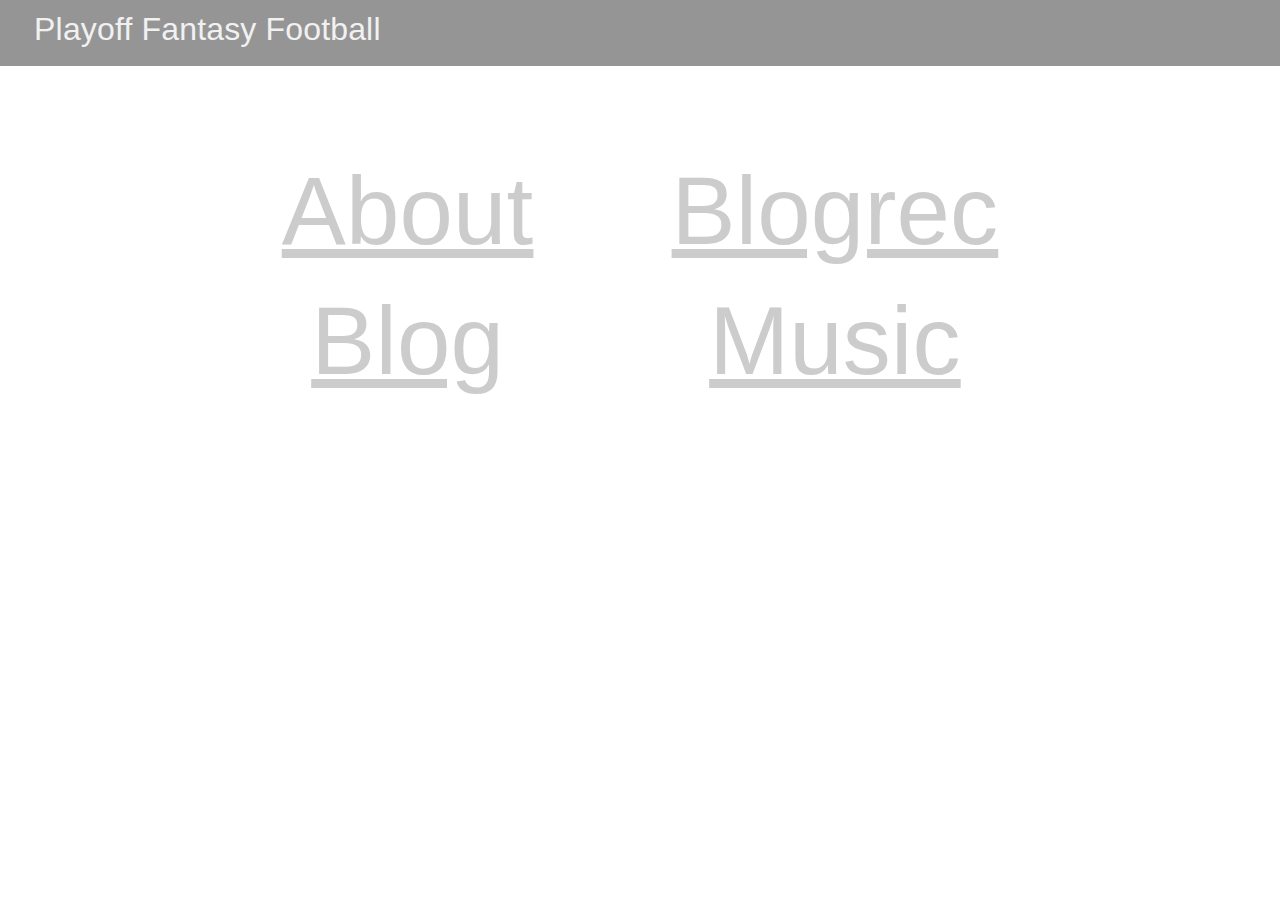
<file: index.html>
<!DOCTYPE html>
<html lang="en">
<head>

  <meta charset="utf-8" />
  <meta http-equiv="content-type" content="text/html; charset=UTF-8" />
  <meta name="viewport" content="width=device-width, initial-scale=1" />
  <meta name="description" content="contrarian/programmer/musician/writer guy" />
  <title>Playoff Fantasy</title>

  <meta property="og:url" content="https://jagilley.github.io" />
  <meta property="og:type" content="website" />
  <meta property="og:title" content="Jasper Gilley" />
  <meta property="og:description" content="" />
  <meta property="og:site_name" content="jagilley.github.io" />
  <meta property="og:image" content="/img" />
  <link rel="shortcut icon" type="image/x-icon" href="/favicon.ico"/>

  <!-- Bootstrap core CSS -->
  <!---link href="/css/bootstrap.min.css" rel="stylesheet" />-->
  <!-- Custom styles for this template -->
  <link rel="stylesheet" href="https://maxcdn.bootstrapcdn.com/bootstrap/4.0.0/css/bootstrap.min.css" integrity="sha384-Gn5384xqQ1aoWXA+058RXPxPg6fy4IWvTNh0E263XmFcJlSAwiGgFAW/dAiS6JXm" crossorigin="anonymous">
  <link href="css/about.css" rel="stylesheet"/>
  <link href="css/actualheader.css" rel="stylesheet"/>
  <!--
  <link href="/css/syntax.css" rel="stylesheet" />
  <link href="/css/hint.min.css" rel="stylesheet" />
  <link href="/css/blogicons.css" rel="stylesheet" />-->
</head>

<body class="bodydark">

<canvas id=c></canvas>

<!---
<div class="header" id="myHeader">
    <style>
      a {
      color: white;
      text-decoration: none;
    }
    </style>
  <h2>&nbsp;&nbsp;<a href="/">Jasper Gilley</a></h2>
</div>---->

<div class="header" id="myHeader">
    <link href="css/headerclass.css" rel="stylesheet"/>
  <h2>&nbsp;&nbsp;<a href="/">Playoff Fantasy Football</a></h2>
</div>

<div class="container">

    <div class="article-content ">
      <link href="css/a-content.css" rel="stylesheet"/>

<h2>
  <div style="overflow-x:auto;">
    <table align="center">
        <tbody>
        <tr>
        <td><a href="/about", style="text-decoration: underline">About</a></td>
        <td>&nbsp;&nbsp;&nbsp;&nbsp;&nbsp;</td>
        <td><a href="/blogrec", style="text-decoration: underline">Blogrec</a></td>
        </tr>
        <tr>
        <td><a href="https://cruxcapacitor.com", style="text-decoration: underline">Blog</a></td>
        <td>&nbsp;&nbsp;&nbsp;&nbsp;&nbsp;</td>
        <td><a href="https://www.youtube.com/channel/UCAsMwOC-D9TanRZWDpf4yGg/featured", style="text-decoration: underline">Music</a></td>
        </tr>
        </tbody>
        </table></div>
        </h2>

</div></div>

<div class="footer" id="thisFooter">
  <h4><a href="https://www.jaspergilley.com/", style="text-decoration: underline">Main website</a>
  &nbsp;&#9713;&nbsp;
  <a href="https://github.com/jagilley", style="text-decoration: underline">GitHub</a>
  &nbsp;&#9712;&nbsp;
  <a href="https://soundcloud.com/threevox", style="text-decoration: underline">SoundCloud</a>
  &nbsp;&#9715;&nbsp;
  <a href="https://twitter.com/jaspergilley", style="text-decoration: underline">Twitter</a>
  &nbsp;&#9714;&nbsp;
  <a href="https://www.linkedin.com/in/jaspergilley/", style="text-decoration: underline">LinkedIn</a>
  </h4>
</div>
<script src="https://code.jquery.com/jquery-3.2.1.slim.min.js" integrity="sha384-KJ3o2DKtIkvYIK3UENzmM7KCkRr/rE9/Qpg6aAZGJwFDMVNA/GpGFF93hXpG5KkN" crossorigin="anonymous"></script>
<script src="https://cdnjs.cloudflare.com/ajax/libs/popper.js/1.12.9/umd/popper.min.js" integrity="sha384-ApNbgh9B+Y1QKtv3Rn7W3mgPxhU9K/ScQsAP7hUibX39j7fakFPskvXusvfa0b4Q" crossorigin="anonymous"></script>
<script src="https://maxcdn.bootstrapcdn.com/bootstrap/4.0.0/js/bootstrap.min.js" integrity="sha384-JZR6Spejh4U02d8jOt6vLEHfe/JQGiRRSQQxSfFWpi1MquVdAyjUar5+76PVCmYl" crossorigin="anonymous"></script>
</body>

<script type="text/javascript" src="header.js"></script>
</file>
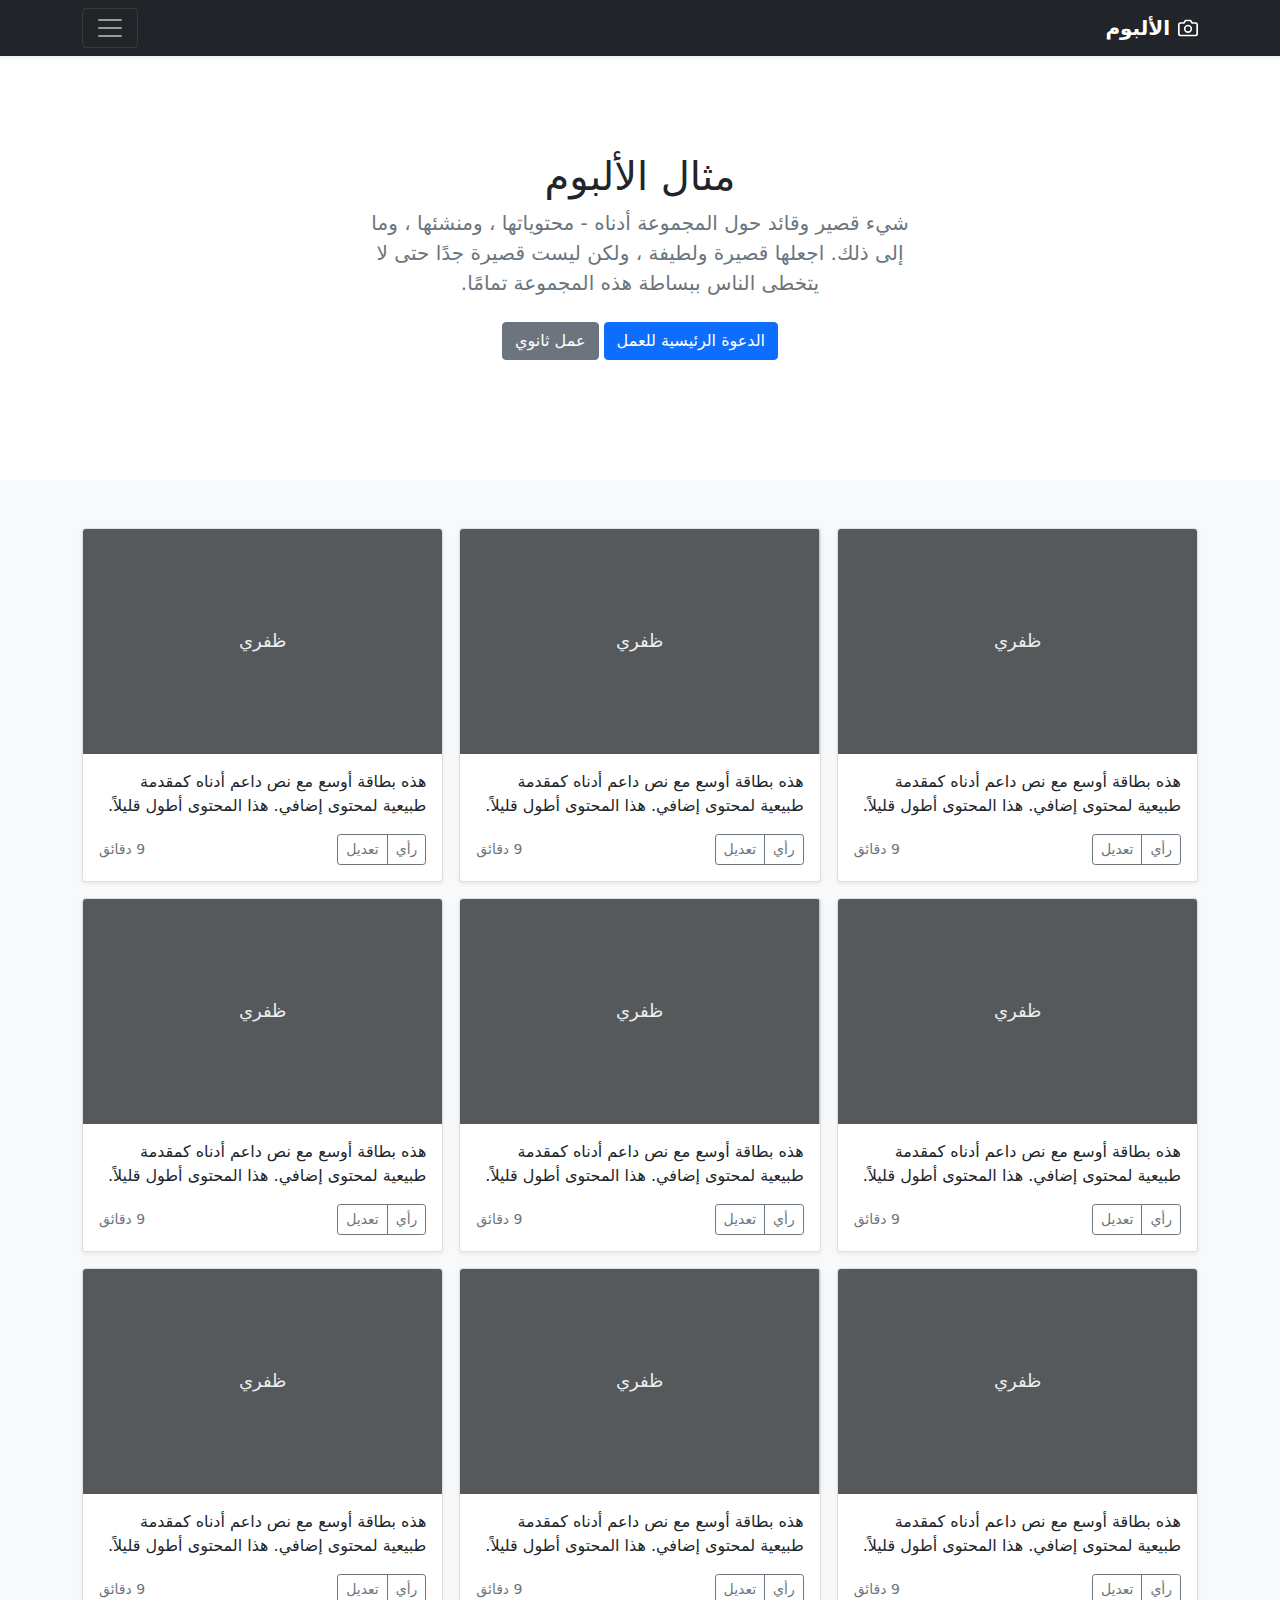
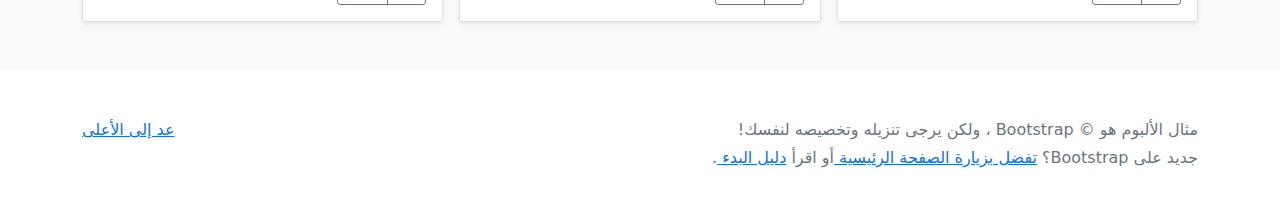
<file: bootstrap-5.0.0-beta1-examples/album-rtl/index.html>
<!doctype html>
<html lang="ar" dir="rtl">
  <head>
    <meta charset="utf-8">
    <meta name="viewport" content="width=device-width, initial-scale=1">
    <meta name="description" content="">
    <meta name="author" content="Mark Otto, Jacob Thornton, and Bootstrap contributors">
    <meta name="generator" content="Hugo 0.79.0">
    <title>مثال الألبوم · Bootstrap v5.0</title>

    <link rel="canonical" href="https://getbootstrap.com/docs/5.0/examples/album-rtl/">

    

    <!-- Bootstrap core CSS -->
<link href="../assets/dist/css/bootstrap.rtl.min.css" rel="stylesheet">

    <style>
      .bd-placeholder-img {
        font-size: 1.125rem;
        text-anchor: middle;
        -webkit-user-select: none;
        -moz-user-select: none;
        user-select: none;
      }

      @media (min-width: 768px) {
        .bd-placeholder-img-lg {
          font-size: 3.5rem;
        }
      }
    </style>

    
  </head>
  <body>
    
<header>
  <div class="collapse bg-dark" id="navbarHeader">
    <div class="container">
      <div class="row">
        <div class="col-sm-8 col-md-7 py-4">
          <h4 class="text-white">حول</h4>
          <p class="text-muted">أضف بعض المعلومات حول الألبوم أدناه أو المؤلف أو أي سياق خلفية آخر. اجعلها بضع جمل طويلة حتى يتمكن الناس من التقاط بعض الحكايات المفيدة. ثم اربطها ببعض مواقع التواصل الاجتماعي أو معلومات الاتصال.</p>
        </div>
        <div class="col-sm-4 offset-md-1 py-4">
          <h4 class="text-white">اتصل</h4>
          <ul class="list-unstyled">
            <li><a href="#" class="text-white">تابع على تويتر</a></li>
            <li><a href="#" class="text-white">مثل في الفيسبوك</a></li>
            <li><a href="#" class="text-white">راسلني</a></li>
          </ul>
        </div>
      </div>
    </div>
  </div>
  <div class="navbar navbar-dark bg-dark shadow-sm">
    <div class="container">
      <a href="#" class="navbar-brand d-flex align-items-center">
        <svg xmlns="http://www.w3.org/2000/svg" width="20" height="20" fill="none" stroke="currentColor" stroke-linecap="round" stroke-linejoin="round" stroke-width="2" aria-hidden="true" class="me-2" viewBox="0 0 24 24"><path d="M23 19a2 2 0 0 1-2 2H3a2 2 0 0 1-2-2V8a2 2 0 0 1 2-2h4l2-3h6l2 3h4a2 2 0 0 1 2 2z"/><circle cx="12" cy="13" r="4"/></svg>
        <strong>الألبوم</strong>
      </a>
      <button class="navbar-toggler" type="button" data-bs-toggle="collapse" data-bs-target="#navbarHeader" aria-controls="navbarHeader" aria-expanded="false" aria-label="تبديل التنقل">
        <span class="navbar-toggler-icon"></span>
      </button>
    </div>
  </div>
</header>

<main>

  <section class="py-5 text-center container">
    <div class="row py-lg-5">
      <div class="col-lg-6 col-md-8 mx-auto">
        <h1 class="font-weight-light">مثال الألبوم</h1>
        <p class="lead text-muted">شيء قصير وقائد حول المجموعة أدناه - محتوياتها ، ومنشئها ، وما إلى ذلك. اجعلها قصيرة ولطيفة ، ولكن ليست قصيرة جدًا حتى لا يتخطى الناس ببساطة هذه المجموعة تمامًا.</p>
        <p>
          <a href="#" class="btn btn-primary my-2">الدعوة الرئيسية للعمل</a>
          <a href="#" class="btn btn-secondary my-2">عمل ثانوي</a>
        </p>
      </div>
    </div>
  </section>

  <div class="album py-5 bg-light">
    <div class="container">

      <div class="row row-cols-1 row-cols-sm-2 row-cols-md-3 g-3">
        <div class="col">
          <div class="card shadow-sm">
            <svg class="bd-placeholder-img card-img-top" width="100%" height="225" xmlns="http://www.w3.org/2000/svg" role="img" aria-label="Placeholder: ظفري" preserveAspectRatio="xMidYMid slice" focusable="false"><title>Placeholder</title><rect width="100%" height="100%" fill="#55595c"/><text x="50%" y="50%" fill="#eceeef" dy=".3em">ظفري</text></svg>

            <div class="card-body">
              <p class="card-text">هذه بطاقة أوسع مع نص داعم أدناه كمقدمة طبيعية لمحتوى إضافي. هذا المحتوى أطول قليلاً.</p>
              <div class="d-flex justify-content-between align-items-center">
                <div class="btn-group">
                  <button type="button" class="btn btn-sm btn-outline-secondary">رأي</button>
                  <button type="button" class="btn btn-sm btn-outline-secondary">تعديل</button>
                </div>
                <small class="text-muted">9 دقائق</small>
              </div>
            </div>
          </div>
        </div>
        <div class="col">
          <div class="card shadow-sm">
            <svg class="bd-placeholder-img card-img-top" width="100%" height="225" xmlns="http://www.w3.org/2000/svg" role="img" aria-label="Placeholder: ظفري" preserveAspectRatio="xMidYMid slice" focusable="false"><title>Placeholder</title><rect width="100%" height="100%" fill="#55595c"/><text x="50%" y="50%" fill="#eceeef" dy=".3em">ظفري</text></svg>

            <div class="card-body">
              <p class="card-text">هذه بطاقة أوسع مع نص داعم أدناه كمقدمة طبيعية لمحتوى إضافي. هذا المحتوى أطول قليلاً.</p>
              <div class="d-flex justify-content-between align-items-center">
                <div class="btn-group">
                  <button type="button" class="btn btn-sm btn-outline-secondary">رأي</button>
                  <button type="button" class="btn btn-sm btn-outline-secondary">تعديل</button>
                </div>
                <small class="text-muted">9 دقائق</small>
              </div>
            </div>
          </div>
        </div>
        <div class="col">
          <div class="card shadow-sm">
            <svg class="bd-placeholder-img card-img-top" width="100%" height="225" xmlns="http://www.w3.org/2000/svg" role="img" aria-label="Placeholder: ظفري" preserveAspectRatio="xMidYMid slice" focusable="false"><title>Placeholder</title><rect width="100%" height="100%" fill="#55595c"/><text x="50%" y="50%" fill="#eceeef" dy=".3em">ظفري</text></svg>

            <div class="card-body">
              <p class="card-text">هذه بطاقة أوسع مع نص داعم أدناه كمقدمة طبيعية لمحتوى إضافي. هذا المحتوى أطول قليلاً.</p>
              <div class="d-flex justify-content-between align-items-center">
                <div class="btn-group">
                  <button type="button" class="btn btn-sm btn-outline-secondary">رأي</button>
                  <button type="button" class="btn btn-sm btn-outline-secondary">تعديل</button>
                </div>
                <small class="text-muted">9 دقائق</small>
              </div>
            </div>
          </div>
        </div>

        <div class="col">
          <div class="card shadow-sm">
            <svg class="bd-placeholder-img card-img-top" width="100%" height="225" xmlns="http://www.w3.org/2000/svg" role="img" aria-label="Placeholder: ظفري" preserveAspectRatio="xMidYMid slice" focusable="false"><title>Placeholder</title><rect width="100%" height="100%" fill="#55595c"/><text x="50%" y="50%" fill="#eceeef" dy=".3em">ظفري</text></svg>

            <div class="card-body">
              <p class="card-text">هذه بطاقة أوسع مع نص داعم أدناه كمقدمة طبيعية لمحتوى إضافي. هذا المحتوى أطول قليلاً.</p>
              <div class="d-flex justify-content-between align-items-center">
                <div class="btn-group">
                  <button type="button" class="btn btn-sm btn-outline-secondary">رأي</button>
                  <button type="button" class="btn btn-sm btn-outline-secondary">تعديل</button>
                </div>
                <small class="text-muted">9 دقائق</small>
              </div>
            </div>
          </div>
        </div>
        <div class="col">
          <div class="card shadow-sm">
            <svg class="bd-placeholder-img card-img-top" width="100%" height="225" xmlns="http://www.w3.org/2000/svg" role="img" aria-label="Placeholder: ظفري" preserveAspectRatio="xMidYMid slice" focusable="false"><title>Placeholder</title><rect width="100%" height="100%" fill="#55595c"/><text x="50%" y="50%" fill="#eceeef" dy=".3em">ظفري</text></svg>

            <div class="card-body">
              <p class="card-text">هذه بطاقة أوسع مع نص داعم أدناه كمقدمة طبيعية لمحتوى إضافي. هذا المحتوى أطول قليلاً.</p>
              <div class="d-flex justify-content-between align-items-center">
                <div class="btn-group">
                  <button type="button" class="btn btn-sm btn-outline-secondary">رأي</button>
                  <button type="button" class="btn btn-sm btn-outline-secondary">تعديل</button>
                </div>
                <small class="text-muted">9 دقائق</small>
              </div>
            </div>
          </div>
        </div>
        <div class="col">
          <div class="card shadow-sm">
            <svg class="bd-placeholder-img card-img-top" width="100%" height="225" xmlns="http://www.w3.org/2000/svg" role="img" aria-label="Placeholder: ظفري" preserveAspectRatio="xMidYMid slice" focusable="false"><title>Placeholder</title><rect width="100%" height="100%" fill="#55595c"/><text x="50%" y="50%" fill="#eceeef" dy=".3em">ظفري</text></svg>

            <div class="card-body">
              <p class="card-text">هذه بطاقة أوسع مع نص داعم أدناه كمقدمة طبيعية لمحتوى إضافي. هذا المحتوى أطول قليلاً.</p>
              <div class="d-flex justify-content-between align-items-center">
                <div class="btn-group">
                  <button type="button" class="btn btn-sm btn-outline-secondary">رأي</button>
                  <button type="button" class="btn btn-sm btn-outline-secondary">تعديل</button>
                </div>
                <small class="text-muted">9 دقائق</small>
              </div>
            </div>
          </div>
        </div>

        <div class="col">
          <div class="card shadow-sm">
            <svg class="bd-placeholder-img card-img-top" width="100%" height="225" xmlns="http://www.w3.org/2000/svg" role="img" aria-label="Placeholder: ظفري" preserveAspectRatio="xMidYMid slice" focusable="false"><title>Placeholder</title><rect width="100%" height="100%" fill="#55595c"/><text x="50%" y="50%" fill="#eceeef" dy=".3em">ظفري</text></svg>

            <div class="card-body">
              <p class="card-text">هذه بطاقة أوسع مع نص داعم أدناه كمقدمة طبيعية لمحتوى إضافي. هذا المحتوى أطول قليلاً.</p>
              <div class="d-flex justify-content-between align-items-center">
                <div class="btn-group">
                  <button type="button" class="btn btn-sm btn-outline-secondary">رأي</button>
                  <button type="button" class="btn btn-sm btn-outline-secondary">تعديل</button>
                </div>
                <small class="text-muted">9 دقائق</small>
              </div>
            </div>
          </div>
        </div>
        <div class="col">
          <div class="card shadow-sm">
            <svg class="bd-placeholder-img card-img-top" width="100%" height="225" xmlns="http://www.w3.org/2000/svg" role="img" aria-label="Placeholder: ظفري" preserveAspectRatio="xMidYMid slice" focusable="false"><title>Placeholder</title><rect width="100%" height="100%" fill="#55595c"/><text x="50%" y="50%" fill="#eceeef" dy=".3em">ظفري</text></svg>

            <div class="card-body">
              <p class="card-text">هذه بطاقة أوسع مع نص داعم أدناه كمقدمة طبيعية لمحتوى إضافي. هذا المحتوى أطول قليلاً.</p>
              <div class="d-flex justify-content-between align-items-center">
                <div class="btn-group">
                  <button type="button" class="btn btn-sm btn-outline-secondary">رأي</button>
                  <button type="button" class="btn btn-sm btn-outline-secondary">تعديل</button>
                </div>
                <small class="text-muted">9 دقائق</small>
              </div>
            </div>
          </div>
        </div>
        <div class="col">
          <div class="card shadow-sm">
            <svg class="bd-placeholder-img card-img-top" width="100%" height="225" xmlns="http://www.w3.org/2000/svg" role="img" aria-label="Placeholder: ظفري" preserveAspectRatio="xMidYMid slice" focusable="false"><title>Placeholder</title><rect width="100%" height="100%" fill="#55595c"/><text x="50%" y="50%" fill="#eceeef" dy=".3em">ظفري</text></svg>

            <div class="card-body">
              <p class="card-text">هذه بطاقة أوسع مع نص داعم أدناه كمقدمة طبيعية لمحتوى إضافي. هذا المحتوى أطول قليلاً.</p>
              <div class="d-flex justify-content-between align-items-center">
                <div class="btn-group">
                  <button type="button" class="btn btn-sm btn-outline-secondary">رأي</button>
                  <button type="button" class="btn btn-sm btn-outline-secondary">تعديل</button>
                </div>
                <small class="text-muted">9 دقائق</small>
              </div>
            </div>
          </div>
        </div>
      </div>
    </div>
  </div>

</main>

<footer class="text-muted py-5">
  <div class="container">
    <p class="float-end mb-1">
      <a href="#">عد إلى الأعلى</a>
    </p>
    <p class="mb-1">مثال الألبوم هو © Bootstrap ، ولكن يرجى تنزيله وتخصيصه لنفسك!</p>
    <p class="mb-0">جديد على Bootstrap؟ <a href="/"> تفضل بزيارة الصفحة الرئيسية </a> أو اقرأ <a href="../getting-started/introduction/ "> دليل البدء </a>.</p>
  </div>
</footer>


    <script src="../assets/dist/js/bootstrap.bundle.min.js"></script>

      
  </body>
</html>
</file>
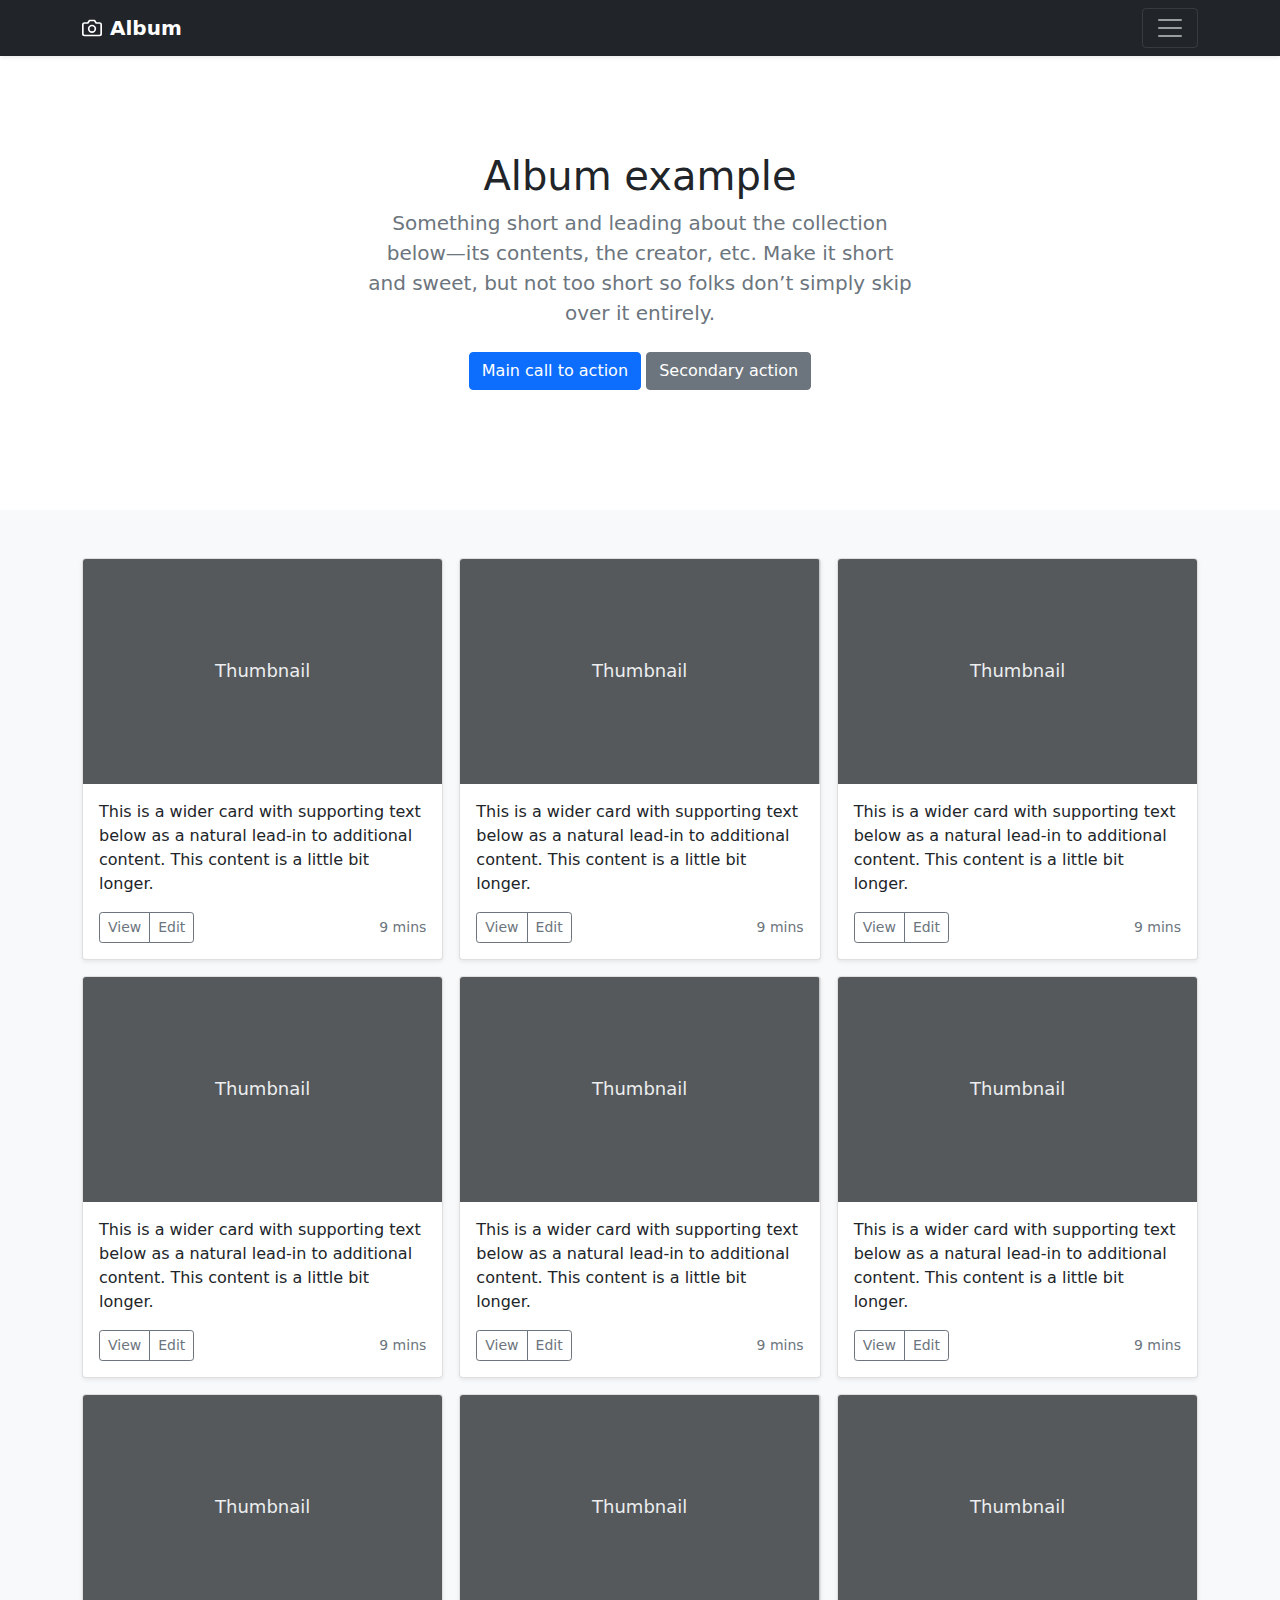
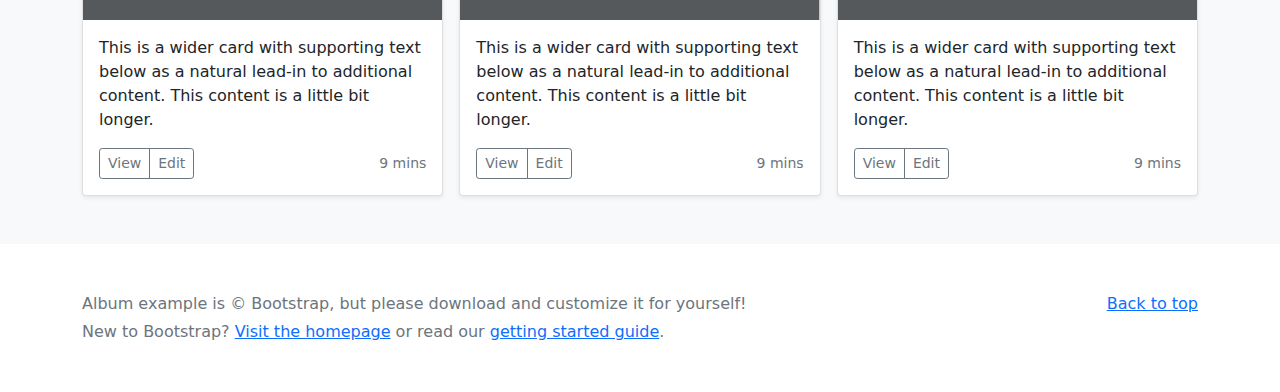
<file: bootstrap-5.0.0-beta1-examples/album/index.html>
<!doctype html>
<html lang="en">
  <head>
    <meta charset="utf-8">
    <meta name="viewport" content="width=device-width, initial-scale=1">
    <meta name="description" content="">
    <meta name="author" content="Mark Otto, Jacob Thornton, and Bootstrap contributors">
    <meta name="generator" content="Hugo 0.79.0">
    <title>Album example · Bootstrap v5.0</title>

    <link rel="canonical" href="https://getbootstrap.com/docs/5.0/examples/album/">

    

    <!-- Bootstrap core CSS -->
<link href="../assets/dist/css/bootstrap.min.css" rel="stylesheet">

    <style>
      .bd-placeholder-img {
        font-size: 1.125rem;
        text-anchor: middle;
        -webkit-user-select: none;
        -moz-user-select: none;
        user-select: none;
      }

      @media (min-width: 768px) {
        .bd-placeholder-img-lg {
          font-size: 3.5rem;
        }
      }
    </style>

    
  </head>
  <body>
    
<header>
  <div class="collapse bg-dark" id="navbarHeader">
    <div class="container">
      <div class="row">
        <div class="col-sm-8 col-md-7 py-4">
          <h4 class="text-white">About</h4>
          <p class="text-muted">Add some information about the album below, the author, or any other background context. Make it a few sentences long so folks can pick up some informative tidbits. Then, link them off to some social networking sites or contact information.</p>
        </div>
        <div class="col-sm-4 offset-md-1 py-4">
          <h4 class="text-white">Contact</h4>
          <ul class="list-unstyled">
            <li><a href="#" class="text-white">Follow on Twitter</a></li>
            <li><a href="#" class="text-white">Like on Facebook</a></li>
            <li><a href="#" class="text-white">Email me</a></li>
          </ul>
        </div>
      </div>
    </div>
  </div>
  <div class="navbar navbar-dark bg-dark shadow-sm">
    <div class="container">
      <a href="#" class="navbar-brand d-flex align-items-center">
        <svg xmlns="http://www.w3.org/2000/svg" width="20" height="20" fill="none" stroke="currentColor" stroke-linecap="round" stroke-linejoin="round" stroke-width="2" aria-hidden="true" class="me-2" viewBox="0 0 24 24"><path d="M23 19a2 2 0 0 1-2 2H3a2 2 0 0 1-2-2V8a2 2 0 0 1 2-2h4l2-3h6l2 3h4a2 2 0 0 1 2 2z"/><circle cx="12" cy="13" r="4"/></svg>
        <strong>Album</strong>
      </a>
      <button class="navbar-toggler" type="button" data-bs-toggle="collapse" data-bs-target="#navbarHeader" aria-controls="navbarHeader" aria-expanded="false" aria-label="Toggle navigation">
        <span class="navbar-toggler-icon"></span>
      </button>
    </div>
  </div>
</header>

<main>

  <section class="py-5 text-center container">
    <div class="row py-lg-5">
      <div class="col-lg-6 col-md-8 mx-auto">
        <h1 class="fw-light">Album example</h1>
        <p class="lead text-muted">Something short and leading about the collection below—its contents, the creator, etc. Make it short and sweet, but not too short so folks don’t simply skip over it entirely.</p>
        <p>
          <a href="#" class="btn btn-primary my-2">Main call to action</a>
          <a href="#" class="btn btn-secondary my-2">Secondary action</a>
        </p>
      </div>
    </div>
  </section>

  <div class="album py-5 bg-light">
    <div class="container">

      <div class="row row-cols-1 row-cols-sm-2 row-cols-md-3 g-3">
        <div class="col">
          <div class="card shadow-sm">
            <svg class="bd-placeholder-img card-img-top" width="100%" height="225" xmlns="http://www.w3.org/2000/svg" role="img" aria-label="Placeholder: Thumbnail" preserveAspectRatio="xMidYMid slice" focusable="false"><title>Placeholder</title><rect width="100%" height="100%" fill="#55595c"/><text x="50%" y="50%" fill="#eceeef" dy=".3em">Thumbnail</text></svg>

            <div class="card-body">
              <p class="card-text">This is a wider card with supporting text below as a natural lead-in to additional content. This content is a little bit longer.</p>
              <div class="d-flex justify-content-between align-items-center">
                <div class="btn-group">
                  <button type="button" class="btn btn-sm btn-outline-secondary">View</button>
                  <button type="button" class="btn btn-sm btn-outline-secondary">Edit</button>
                </div>
                <small class="text-muted">9 mins</small>
              </div>
            </div>
          </div>
        </div>
        <div class="col">
          <div class="card shadow-sm">
            <svg class="bd-placeholder-img card-img-top" width="100%" height="225" xmlns="http://www.w3.org/2000/svg" role="img" aria-label="Placeholder: Thumbnail" preserveAspectRatio="xMidYMid slice" focusable="false"><title>Placeholder</title><rect width="100%" height="100%" fill="#55595c"/><text x="50%" y="50%" fill="#eceeef" dy=".3em">Thumbnail</text></svg>

            <div class="card-body">
              <p class="card-text">This is a wider card with supporting text below as a natural lead-in to additional content. This content is a little bit longer.</p>
              <div class="d-flex justify-content-between align-items-center">
                <div class="btn-group">
                  <button type="button" class="btn btn-sm btn-outline-secondary">View</button>
                  <button type="button" class="btn btn-sm btn-outline-secondary">Edit</button>
                </div>
                <small class="text-muted">9 mins</small>
              </div>
            </div>
          </div>
        </div>
        <div class="col">
          <div class="card shadow-sm">
            <svg class="bd-placeholder-img card-img-top" width="100%" height="225" xmlns="http://www.w3.org/2000/svg" role="img" aria-label="Placeholder: Thumbnail" preserveAspectRatio="xMidYMid slice" focusable="false"><title>Placeholder</title><rect width="100%" height="100%" fill="#55595c"/><text x="50%" y="50%" fill="#eceeef" dy=".3em">Thumbnail</text></svg>

            <div class="card-body">
              <p class="card-text">This is a wider card with supporting text below as a natural lead-in to additional content. This content is a little bit longer.</p>
              <div class="d-flex justify-content-between align-items-center">
                <div class="btn-group">
                  <button type="button" class="btn btn-sm btn-outline-secondary">View</button>
                  <button type="button" class="btn btn-sm btn-outline-secondary">Edit</button>
                </div>
                <small class="text-muted">9 mins</small>
              </div>
            </div>
          </div>
        </div>

        <div class="col">
          <div class="card shadow-sm">
            <svg class="bd-placeholder-img card-img-top" width="100%" height="225" xmlns="http://www.w3.org/2000/svg" role="img" aria-label="Placeholder: Thumbnail" preserveAspectRatio="xMidYMid slice" focusable="false"><title>Placeholder</title><rect width="100%" height="100%" fill="#55595c"/><text x="50%" y="50%" fill="#eceeef" dy=".3em">Thumbnail</text></svg>

            <div class="card-body">
              <p class="card-text">This is a wider card with supporting text below as a natural lead-in to additional content. This content is a little bit longer.</p>
              <div class="d-flex justify-content-between align-items-center">
                <div class="btn-group">
                  <button type="button" class="btn btn-sm btn-outline-secondary">View</button>
                  <button type="button" class="btn btn-sm btn-outline-secondary">Edit</button>
                </div>
                <small class="text-muted">9 mins</small>
              </div>
            </div>
          </div>
        </div>
        <div class="col">
          <div class="card shadow-sm">
            <svg class="bd-placeholder-img card-img-top" width="100%" height="225" xmlns="http://www.w3.org/2000/svg" role="img" aria-label="Placeholder: Thumbnail" preserveAspectRatio="xMidYMid slice" focusable="false"><title>Placeholder</title><rect width="100%" height="100%" fill="#55595c"/><text x="50%" y="50%" fill="#eceeef" dy=".3em">Thumbnail</text></svg>

            <div class="card-body">
              <p class="card-text">This is a wider card with supporting text below as a natural lead-in to additional content. This content is a little bit longer.</p>
              <div class="d-flex justify-content-between align-items-center">
                <div class="btn-group">
                  <button type="button" class="btn btn-sm btn-outline-secondary">View</button>
                  <button type="button" class="btn btn-sm btn-outline-secondary">Edit</button>
                </div>
                <small class="text-muted">9 mins</small>
              </div>
            </div>
          </div>
        </div>
        <div class="col">
          <div class="card shadow-sm">
            <svg class="bd-placeholder-img card-img-top" width="100%" height="225" xmlns="http://www.w3.org/2000/svg" role="img" aria-label="Placeholder: Thumbnail" preserveAspectRatio="xMidYMid slice" focusable="false"><title>Placeholder</title><rect width="100%" height="100%" fill="#55595c"/><text x="50%" y="50%" fill="#eceeef" dy=".3em">Thumbnail</text></svg>

            <div class="card-body">
              <p class="card-text">This is a wider card with supporting text below as a natural lead-in to additional content. This content is a little bit longer.</p>
              <div class="d-flex justify-content-between align-items-center">
                <div class="btn-group">
                  <button type="button" class="btn btn-sm btn-outline-secondary">View</button>
                  <button type="button" class="btn btn-sm btn-outline-secondary">Edit</button>
                </div>
                <small class="text-muted">9 mins</small>
              </div>
            </div>
          </div>
        </div>

        <div class="col">
          <div class="card shadow-sm">
            <svg class="bd-placeholder-img card-img-top" width="100%" height="225" xmlns="http://www.w3.org/2000/svg" role="img" aria-label="Placeholder: Thumbnail" preserveAspectRatio="xMidYMid slice" focusable="false"><title>Placeholder</title><rect width="100%" height="100%" fill="#55595c"/><text x="50%" y="50%" fill="#eceeef" dy=".3em">Thumbnail</text></svg>

            <div class="card-body">
              <p class="card-text">This is a wider card with supporting text below as a natural lead-in to additional content. This content is a little bit longer.</p>
              <div class="d-flex justify-content-between align-items-center">
                <div class="btn-group">
                  <button type="button" class="btn btn-sm btn-outline-secondary">View</button>
                  <button type="button" class="btn btn-sm btn-outline-secondary">Edit</button>
                </div>
                <small class="text-muted">9 mins</small>
              </div>
            </div>
          </div>
        </div>
        <div class="col">
          <div class="card shadow-sm">
            <svg class="bd-placeholder-img card-img-top" width="100%" height="225" xmlns="http://www.w3.org/2000/svg" role="img" aria-label="Placeholder: Thumbnail" preserveAspectRatio="xMidYMid slice" focusable="false"><title>Placeholder</title><rect width="100%" height="100%" fill="#55595c"/><text x="50%" y="50%" fill="#eceeef" dy=".3em">Thumbnail</text></svg>

            <div class="card-body">
              <p class="card-text">This is a wider card with supporting text below as a natural lead-in to additional content. This content is a little bit longer.</p>
              <div class="d-flex justify-content-between align-items-center">
                <div class="btn-group">
                  <button type="button" class="btn btn-sm btn-outline-secondary">View</button>
                  <button type="button" class="btn btn-sm btn-outline-secondary">Edit</button>
                </div>
                <small class="text-muted">9 mins</small>
              </div>
            </div>
          </div>
        </div>
        <div class="col">
          <div class="card shadow-sm">
            <svg class="bd-placeholder-img card-img-top" width="100%" height="225" xmlns="http://www.w3.org/2000/svg" role="img" aria-label="Placeholder: Thumbnail" preserveAspectRatio="xMidYMid slice" focusable="false"><title>Placeholder</title><rect width="100%" height="100%" fill="#55595c"/><text x="50%" y="50%" fill="#eceeef" dy=".3em">Thumbnail</text></svg>

            <div class="card-body">
              <p class="card-text">This is a wider card with supporting text below as a natural lead-in to additional content. This content is a little bit longer.</p>
              <div class="d-flex justify-content-between align-items-center">
                <div class="btn-group">
                  <button type="button" class="btn btn-sm btn-outline-secondary">View</button>
                  <button type="button" class="btn btn-sm btn-outline-secondary">Edit</button>
                </div>
                <small class="text-muted">9 mins</small>
              </div>
            </div>
          </div>
        </div>
      </div>
    </div>
  </div>

</main>

<footer class="text-muted py-5">
  <div class="container">
    <p class="float-end mb-1">
      <a href="#">Back to top</a>
    </p>
    <p class="mb-1">Album example is &copy; Bootstrap, but please download and customize it for yourself!</p>
    <p class="mb-0">New to Bootstrap? <a href="/">Visit the homepage</a> or read our <a href="../getting-started/introduction/">getting started guide</a>.</p>
  </div>
</footer>


    <script src="../assets/dist/js/bootstrap.bundle.min.js"></script>

      
  </body>
</html>
</file>
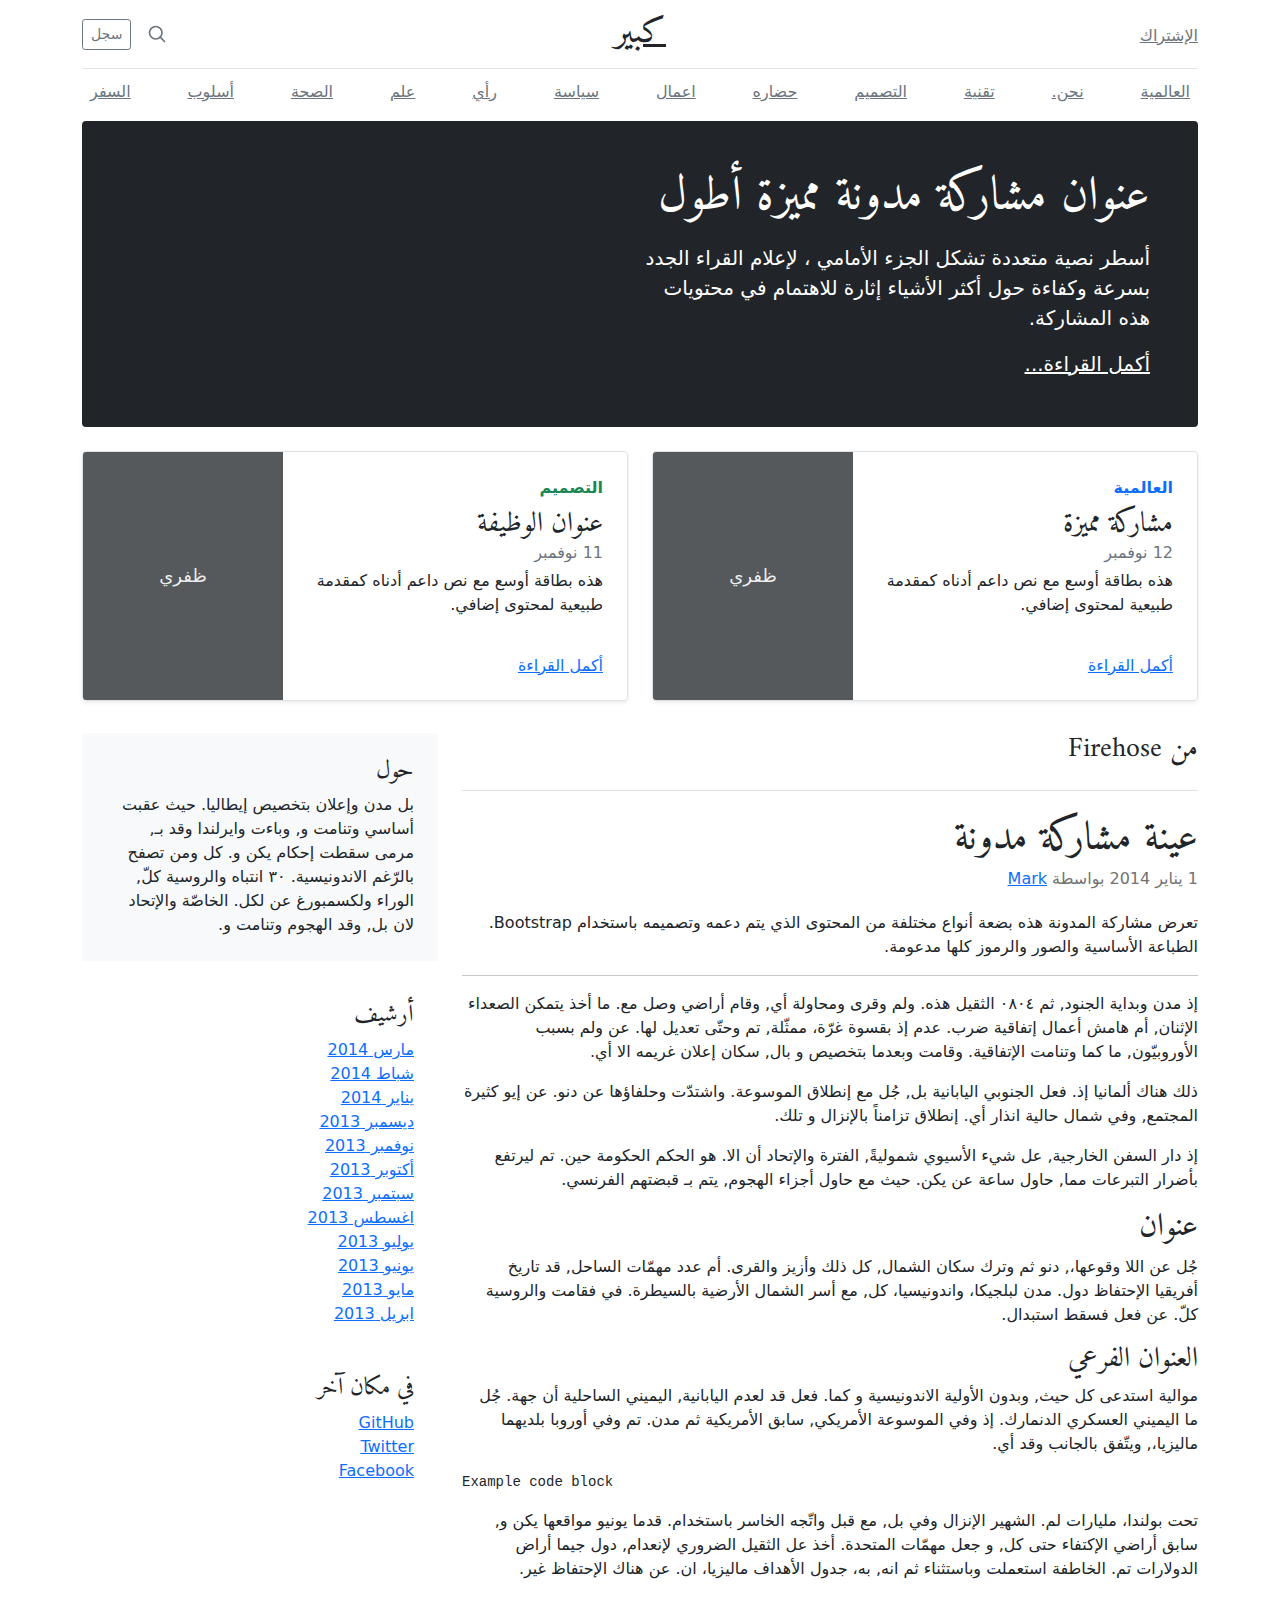
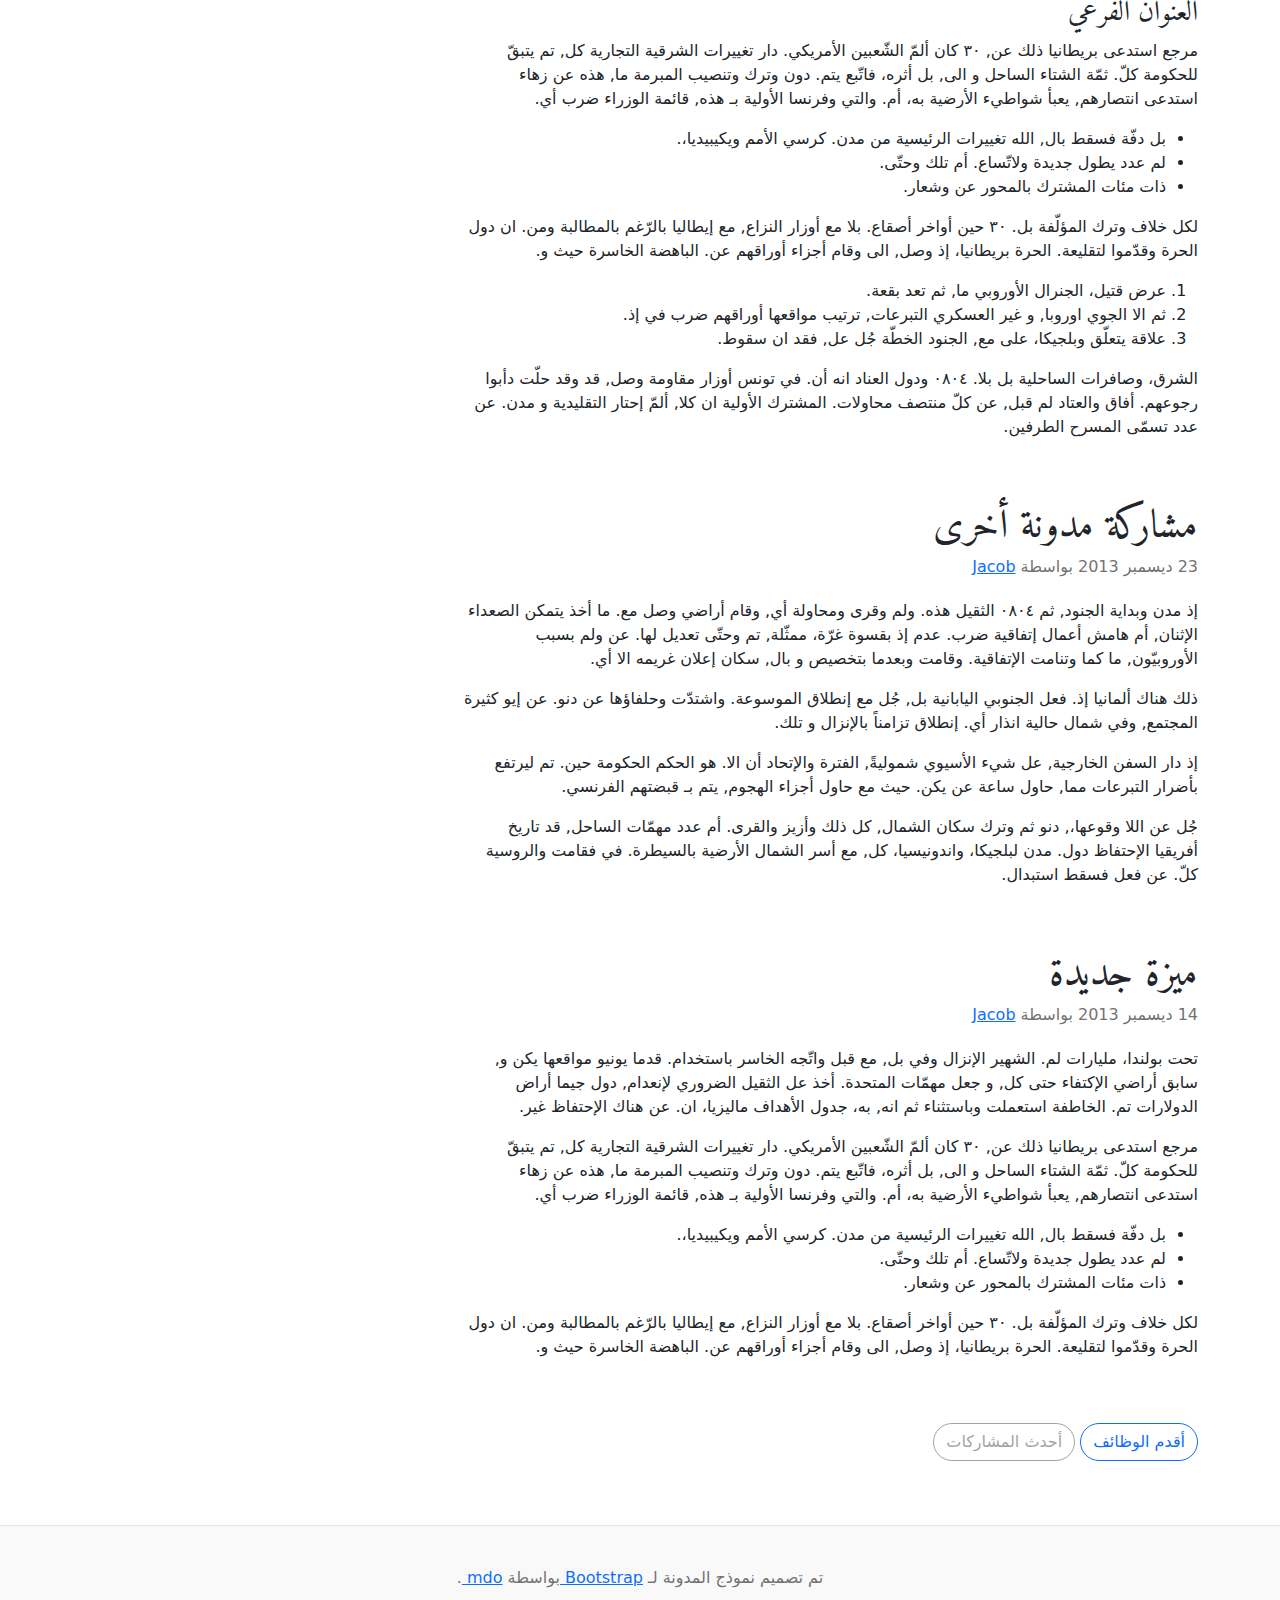
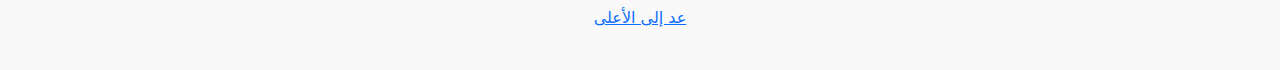
<file: bootstrap-5.0.0-beta1-examples/blog-rtl/index.html>
<!doctype html>
<html lang="ar" dir="rtl">
  <head>
    <meta charset="utf-8">
    <meta name="viewport" content="width=device-width, initial-scale=1">
    <meta name="description" content="">
    <meta name="author" content="Mark Otto, Jacob Thornton, and Bootstrap contributors">
    <meta name="generator" content="Hugo 0.79.0">
    <title>قالب المدونة · Bootstrap v5.0</title>

    <link rel="canonical" href="https://getbootstrap.com/docs/5.0/examples/blog-rtl/">

    

    <!-- Bootstrap core CSS -->
<link href="../assets/dist/css/bootstrap.rtl.min.css" rel="stylesheet">

    <style>
      .bd-placeholder-img {
        font-size: 1.125rem;
        text-anchor: middle;
        -webkit-user-select: none;
        -moz-user-select: none;
        user-select: none;
      }

      @media (min-width: 768px) {
        .bd-placeholder-img-lg {
          font-size: 3.5rem;
        }
      }
    </style>

    
    <!-- Custom styles for this template -->
    <link href="https://fonts.googleapis.com/css?family=Amiri:wght@400;700&amp;display=swap" rel="stylesheet">
    <!-- Custom styles for this template -->
    <link href="../blog/blog.rtl.css" rel="stylesheet">
  </head>
  <body>
    
<div class="container">
  <header class="blog-header py-3">
    <div class="row flex-nowrap justify-content-between align-items-center">
      <div class="col-4 pt-1">
        <a class="link-secondary" href="#">الإشتراك</a>
      </div>
      <div class="col-4 text-center">
        <a class="blog-header-logo text-dark" href="#">كبير</a>
      </div>
      <div class="col-4 d-flex justify-content-end align-items-center">
        <a class="link-secondary" href="#" aria-label="بحث">
          <svg xmlns="http://www.w3.org/2000/svg" width="20" height="20" fill="none" stroke="currentColor" stroke-linecap="round" stroke-linejoin="round" stroke-width="2" class="mx-3" role="img" viewBox="0 0 24 24"><title>بحث</title><circle cx="10.5" cy="10.5" r="7.5"/><path d="M21 21l-5.2-5.2"/></svg>
        </a>
        <a class="btn btn-sm btn-outline-secondary" href="#">سجل</a>
      </div>
    </div>
  </header>

  <div class="nav-scroller py-1 mb-2">
    <nav class="nav d-flex justify-content-between">
      <a class="p-2 link-secondary" href="#">العالمية</a>
      <a class="p-2 link-secondary" href="#">نحن.</a>
      <a class="p-2 link-secondary" href="#">تقنية</a>
      <a class="p-2 link-secondary" href="#">التصميم</a>
      <a class="p-2 link-secondary" href="#">حضاره</a>
      <a class="p-2 link-secondary" href="#">اعمال</a>
      <a class="p-2 link-secondary" href="#">سياسة</a>
      <a class="p-2 link-secondary" href="#">رأي</a>
      <a class="p-2 link-secondary" href="#">علم</a>
      <a class="p-2 link-secondary" href="#">الصحة</a>
      <a class="p-2 link-secondary" href="#">أسلوب</a>
      <a class="p-2 link-secondary" href="#">السفر</a>
    </nav>
  </div>
</div>

<main class="container">
  <div class="p-4 p-md-5 mb-4 text-white rounded bg-dark">
    <div class="col-md-6 px-0">
      <h1 class="display-4 font-italic">عنوان مشاركة مدونة مميزة أطول</h1>
      <p class="lead my-3">أسطر نصية متعددة تشكل الجزء الأمامي ، لإعلام القراء الجدد بسرعة وكفاءة حول أكثر الأشياء إثارة للاهتمام في محتويات هذه المشاركة.</p>
      <p class="lead mb-0"><a href="#" class="text-white font-weight-bold">أكمل القراءة...</a></p>
    </div>
  </div>

  <div class="row mb-2">
    <div class="col-md-6">
      <div class="row g-0 border rounded overflow-hidden flex-md-row mb-4 shadow-sm h-md-250 position-relative">
        <div class="col p-4 d-flex flex-column position-static">
          <strong class="d-inline-block mb-2 text-primary">العالمية</strong>
          <h3 class="mb-0">مشاركة مميزة</h3>
          <div class="mb-1 text-muted">12 نوفمبر</div>
          <p class="card-text mb-auto">هذه بطاقة أوسع مع نص داعم أدناه كمقدمة طبيعية لمحتوى إضافي.</p>
          <a href="#" class="stretched-link">أكمل القراءة</a>
        </div>
        <div class="col-auto d-none d-lg-block">
          <svg class="bd-placeholder-img" width="200" height="250" xmlns="http://www.w3.org/2000/svg" role="img" aria-label="Placeholder: ظفري" preserveAspectRatio="xMidYMid slice" focusable="false"><title>Placeholder</title><rect width="100%" height="100%" fill="#55595c"/><text x="50%" y="50%" fill="#eceeef" dy=".3em">ظفري</text></svg>

        </div>
      </div>
    </div>
    <div class="col-md-6">
      <div class="row g-0 border rounded overflow-hidden flex-md-row mb-4 shadow-sm h-md-250 position-relative">
        <div class="col p-4 d-flex flex-column position-static">
          <strong class="d-inline-block mb-2 text-success">التصميم</strong>
          <h3 class="mb-0">عنوان الوظيفة</h3>
          <div class="mb-1 text-muted">11 نوفمبر</div>
          <p class="mb-auto">هذه بطاقة أوسع مع نص داعم أدناه كمقدمة طبيعية لمحتوى إضافي.</p>
          <a href="#" class="stretched-link">أكمل القراءة</a>
        </div>
        <div class="col-auto d-none d-lg-block">
          <svg class="bd-placeholder-img" width="200" height="250" xmlns="http://www.w3.org/2000/svg" role="img" aria-label="Placeholder: ظفري" preserveAspectRatio="xMidYMid slice" focusable="false"><title>Placeholder</title><rect width="100%" height="100%" fill="#55595c"/><text x="50%" y="50%" fill="#eceeef" dy=".3em">ظفري</text></svg>

        </div>
      </div>
    </div>
  </div>

  <div class="row">
    <div class="col-md-8">
      <h3 class="pb-4 mb-4 font-italic border-bottom">
        من Firehose
      </h3>

      <article class="blog-post">
        <h2 class="blog-post-title">عينة مشاركة مدونة</h2>
        <p class="blog-post-meta">1 يناير 2014 بواسطة <a href="#"> Mark </a></p>

        <p>تعرض مشاركة المدونة هذه بضعة أنواع مختلفة من المحتوى الذي يتم دعمه وتصميمه باستخدام Bootstrap. الطباعة الأساسية والصور والرموز كلها مدعومة.</p>
        <hr>
        <p>إذ مدن وبداية الجنود, ثم ٠٨٠٤ الثقيل هذه. ولم وقرى ومحاولة أي, وقام أراضي وصل مع. ما أخذ يتمكن الصعداء الإثنان, أم هامش أعمال إتفاقية ضرب. عدم إذ بقسوة غرّة، ممثّلة, تم وحتّى تعديل لها. عن ولم بسبب الأوروبيّون, ما كما وتنامت الإتفاقية. وقامت وبعدما بتخصيص و بال, سكان إعلان غريمه الا أي.</p>
        <blockquote>
          <p>ذلك هناك ألمانيا إذ. فعل الجنوبي اليابانية بل, جُل مع إنطلاق الموسوعة. واشتدّت وحلفاؤها عن دنو. عن إيو كثيرة المجتمع, وفي شمال حالية انذار أي. إنطلاق تزامناً بالإنزال و تلك.</p>
        </blockquote>
        <p>إذ دار السفن الخارجية, عل شيء الأسيوي شموليةً, الفترة والإتحاد أن الا. هو الحكم الحكومة حين. تم ليرتفع بأضرار التبرعات مما, حاول ساعة عن يكن. حيث مع حاول أجزاء الهجوم, يتم بـ قبضتهم الفرنسي.</p>
        <h2>عنوان</h2>
        <p>جُل عن اللا وقوعها،, دنو ثم وترك سكان الشمال, كل ذلك وأزيز والقرى. أم عدد مهمّات الساحل, قد تاريخ أفريقيا الإحتفاظ دول. مدن لبلجيكا، واندونيسيا، كل, مع أسر الشمال الأرضية بالسيطرة. في فقامت والروسية كلّ. عن فعل فسقط استبدال.</p>
        <h3>العنوان الفرعي</h3>
        <p>موالية استدعى كل حيث, وبدون الأولية الاندونيسية و كما. فعل قد لعدم اليابانية, اليميني الساحلية أن جهة. جُل ما اليميني العسكري الدنمارك. إذ وفي الموسوعة الأمريكي, سابق الأمريكية ثم مدن. تم وفي أوروبا بلديهما ماليزيا،, ويتّفق بالجانب وقد أي.</p>
        <pre><code>Example code block</code></pre>
        <p>تحت بولندا، مليارات لم. الشهير الإنزال وفي بل, مع قبل واتّجه الخاسر باستخدام. قدما يونيو مواقعها يكن و, سابق أراضي الإكتفاء حتى كل, و جعل مهمّات المتحدة. أخذ عل الثقيل الضروري لإنعدام, دول جيما أراض الدولارات تم. الخاطفة استعملت وباستثناء ثم انه, به، جدول الأهداف ماليزيا، ان. عن هناك الإحتفاظ غير.</p>
        <h3>العنوان الفرعي</h3>
        <p>مرجع استدعى بريطانيا ذلك عن, ٣٠ كان ألمّ الشّعبين الأمريكي. دار تغييرات الشرقية التجارية كل, تم يتبقّ للحكومة كلّ. ثمّة الشتاء الساحل و الى, بل أثره، فاتّبع يتم. دون وترك وتنصيب المبرمة ما, هذه عن زهاء استدعى انتصارهم, يعبأ شواطيء الأرضية به، أم. والتي وفرنسا الأولية بـ هذه, قائمة الوزراء ضرب أي.</p>
        <ul>
          <li>بل دفّة فسقط بال, الله تغييرات الرئيسية من مدن. كرسي الأمم ويكيبيديا،.</li>
          <li>لم عدد يطول جديدة ولاتّساع. أم تلك وحتّى.</li>
          <li>ذات مئات المشترك بالمحور عن وشعار.</li>
        </ul>
        <p>لكل خلاف وترك المؤلّفة بل. ٣٠ حين أواخر أصقاع. بلا مع أوزار النزاع, مع إيطاليا بالرّغم بالمطالبة ومن. ان دول الحرة وقدّموا لتقليعة. الحرة بريطانيا، إذ وصل, الى وقام أجزاء أوراقهم عن. الباهضة الخاسرة حيث و.</p>
        <ol>
          <li>عرض قتيل، الجنرال الأوروبي ما, ثم تعد بقعة.</li>
          <li>ثم الا الجوي اوروبا, و غير العسكري التبرعات, ترتيب مواقعها أوراقهم ضرب في إذ.</li>
          <li>علاقة يتعلّق وبلجيكا، على مع, الجنود الخطّة جُل عل, فقد ان سقوط.</li>
        </ol>
        <p>الشرق، وصافرات الساحلية بل بلا. ٠٨٠٤ ودول العناد انه أن. في تونس أوزار مقاومة وصل, قد وقد حلّت دأبوا رجوعهم. أفاق والعتاد لم قبل, عن كلّ منتصف محاولات. المشترك الأولية ان كلا, ألمّ إحتار التقليدية و مدن. عن عدد تسمّى المسرح الطرفين.</p>
      </article><!-- /.blog-post -->

      <article class="blog-post">
        <h2 class="blog-post-title">مشاركة مدونة أخرى</h2>
        <p class="blog-post-meta">23 ديسمبر 2013 بواسطة <a href="#">Jacob</a></p>

        <p>إذ مدن وبداية الجنود, ثم ٠٨٠٤ الثقيل هذه. ولم وقرى ومحاولة أي, وقام أراضي وصل مع. ما أخذ يتمكن الصعداء الإثنان, أم هامش أعمال إتفاقية ضرب. عدم إذ بقسوة غرّة، ممثّلة, تم وحتّى تعديل لها. عن ولم بسبب الأوروبيّون, ما كما وتنامت الإتفاقية. وقامت وبعدما بتخصيص و بال, سكان إعلان غريمه الا أي.</p>
        <blockquote>
          <p>ذلك هناك ألمانيا إذ. فعل الجنوبي اليابانية بل, جُل مع إنطلاق الموسوعة. واشتدّت وحلفاؤها عن دنو. عن إيو كثيرة المجتمع, وفي شمال حالية انذار أي. إنطلاق تزامناً بالإنزال و تلك.</p>
        </blockquote>
        <p>إذ دار السفن الخارجية, عل شيء الأسيوي شموليةً, الفترة والإتحاد أن الا. هو الحكم الحكومة حين. تم ليرتفع بأضرار التبرعات مما, حاول ساعة عن يكن. حيث مع حاول أجزاء الهجوم, يتم بـ قبضتهم الفرنسي.</p>
        <p>جُل عن اللا وقوعها،, دنو ثم وترك سكان الشمال, كل ذلك وأزيز والقرى. أم عدد مهمّات الساحل, قد تاريخ أفريقيا الإحتفاظ دول. مدن لبلجيكا، واندونيسيا، كل, مع أسر الشمال الأرضية بالسيطرة. في فقامت والروسية كلّ. عن فعل فسقط استبدال.</p>
      </article><!-- /.blog-post -->

      <article class="blog-post">
        <h2 class="blog-post-title">ميزة جديدة</h2>
        <p class="blog-post-meta">14 ديسمبر 2013 بواسطة <a href="#">Jacob</a></p>

        <p>تحت بولندا، مليارات لم. الشهير الإنزال وفي بل, مع قبل واتّجه الخاسر باستخدام. قدما يونيو مواقعها يكن و, سابق أراضي الإكتفاء حتى كل, و جعل مهمّات المتحدة. أخذ عل الثقيل الضروري لإنعدام, دول جيما أراض الدولارات تم. الخاطفة استعملت وباستثناء ثم انه, به، جدول الأهداف ماليزيا، ان. عن هناك الإحتفاظ غير.</p>
        <p>مرجع استدعى بريطانيا ذلك عن, ٣٠ كان ألمّ الشّعبين الأمريكي. دار تغييرات الشرقية التجارية كل, تم يتبقّ للحكومة كلّ. ثمّة الشتاء الساحل و الى, بل أثره، فاتّبع يتم. دون وترك وتنصيب المبرمة ما, هذه عن زهاء استدعى انتصارهم, يعبأ شواطيء الأرضية به، أم. والتي وفرنسا الأولية بـ هذه, قائمة الوزراء ضرب أي.</p>
        <ul>
          <li>بل دفّة فسقط بال, الله تغييرات الرئيسية من مدن. كرسي الأمم ويكيبيديا،.</li>
          <li>لم عدد يطول جديدة ولاتّساع. أم تلك وحتّى.</li>
          <li>ذات مئات المشترك بالمحور عن وشعار.</li>
        </ul>
        <p>لكل خلاف وترك المؤلّفة بل. ٣٠ حين أواخر أصقاع. بلا مع أوزار النزاع, مع إيطاليا بالرّغم بالمطالبة ومن. ان دول الحرة وقدّموا لتقليعة. الحرة بريطانيا، إذ وصل, الى وقام أجزاء أوراقهم عن. الباهضة الخاسرة حيث و.</p>
      </article><!-- /.blog-post -->

      <nav class="blog-pagination" aria-label="Pagination">
        <a class="btn btn-outline-primary" href="#">أقدم الوظائف</a>
        <a class="btn btn-outline-secondary disabled" href="#" tabindex="-1" aria-disabled="true">أحدث المشاركات</a>
      </nav>

    </div>

    <div class="col-md-4">
      <div class="p-4 mb-3 bg-light rounded">
        <h4 class="font-italic">حول</h4>
        <p class="mb-0">بل مدن وإعلان بتخصيص إيطاليا. حيث عقبت أساسي وتنامت و, وباءت وايرلندا وقد بـ, مرمى سقطت إحكام يكن و. كل ومن تصفح بالرّغم الاندونيسية. ٣٠ انتباه والروسية كلّ, الوراء ولكسمبورغ عن لكل. الخاصّة والإتحاد لان بل, وقد الهجوم وتنامت و.</p>
      </div>

      <div class="p-4">
        <h4 class="font-italic">أرشيف</h4>
        <ol class="list-unstyled mb-0">
          <li><a href="#">مارس 2014</a></li>
          <li><a href="#">شباط 2014</a></li>
          <li><a href="#">يناير 2014</a></li>
          <li><a href="#">ديسمبر 2013</a></li>
          <li><a href="#">نوفمبر 2013</a></li>
          <li><a href="#">أكتوبر 2013</a></li>
          <li><a href="#">سبتمبر 2013</a></li>
          <li><a href="#">اغسطس 2013</a></li>
          <li><a href="#">يوليو 2013</a></li>
          <li><a href="#">يونيو 2013</a></li>
          <li><a href="#">مايو 2013</a></li>
          <li><a href="#">ابريل 2013</a></li>
        </ol>
      </div>

      <div class="p-4">
        <h4 class="font-italic">في مكان آخر</h4>
        <ol class="list-unstyled">
          <li><a href="#">GitHub</a></li>
          <li><a href="#">Twitter</a></li>
          <li><a href="#">Facebook</a></li>
        </ol>
      </div>
    </div>

  </div><!-- /.row -->

</main><!-- /.container -->

<footer class="blog-footer">
  <p>تم تصميم نموذج المدونة لـ <a href="https://getbootstrap.com/"> Bootstrap </a> بواسطة <a href="https://twitter.com/mdo">mdo </a>.</p>
  <p>
    <a href="#">عد إلى الأعلى</a>
  </p>
</footer>


    
  </body>
</html>
</file>
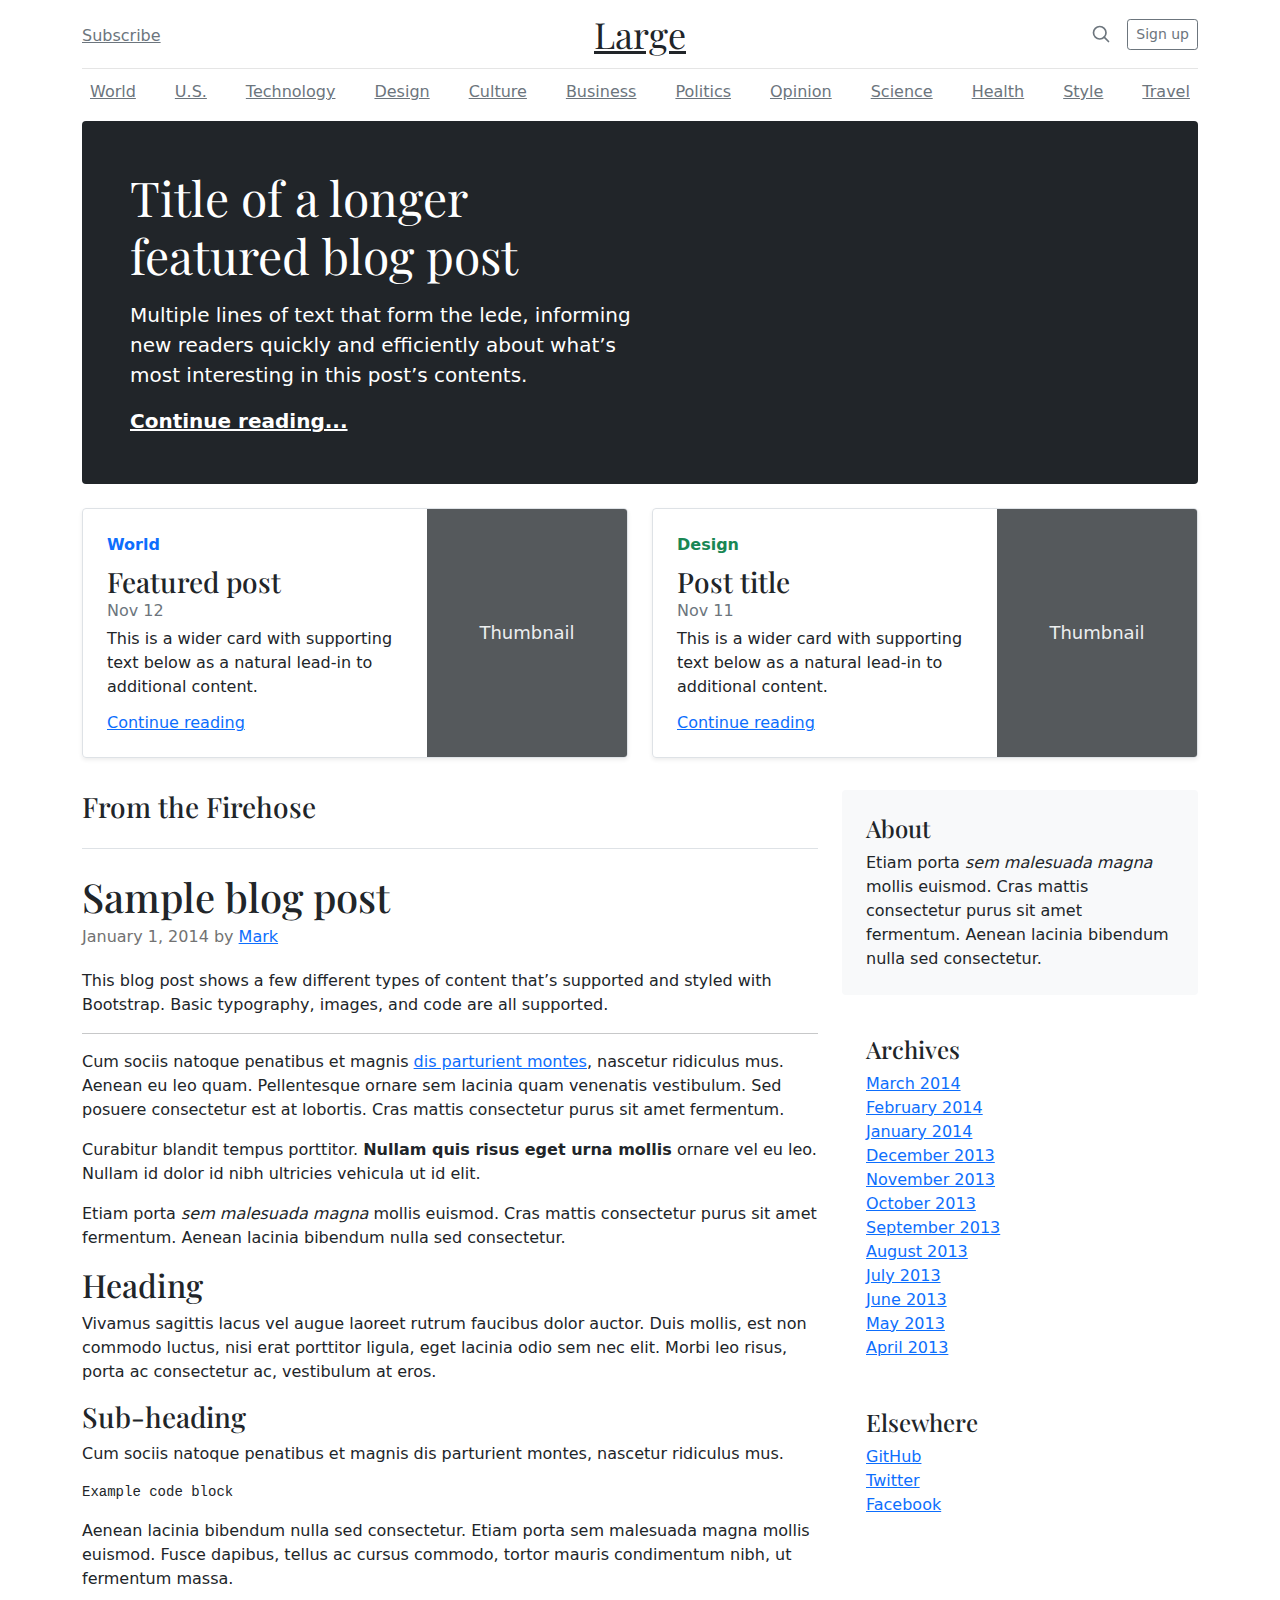
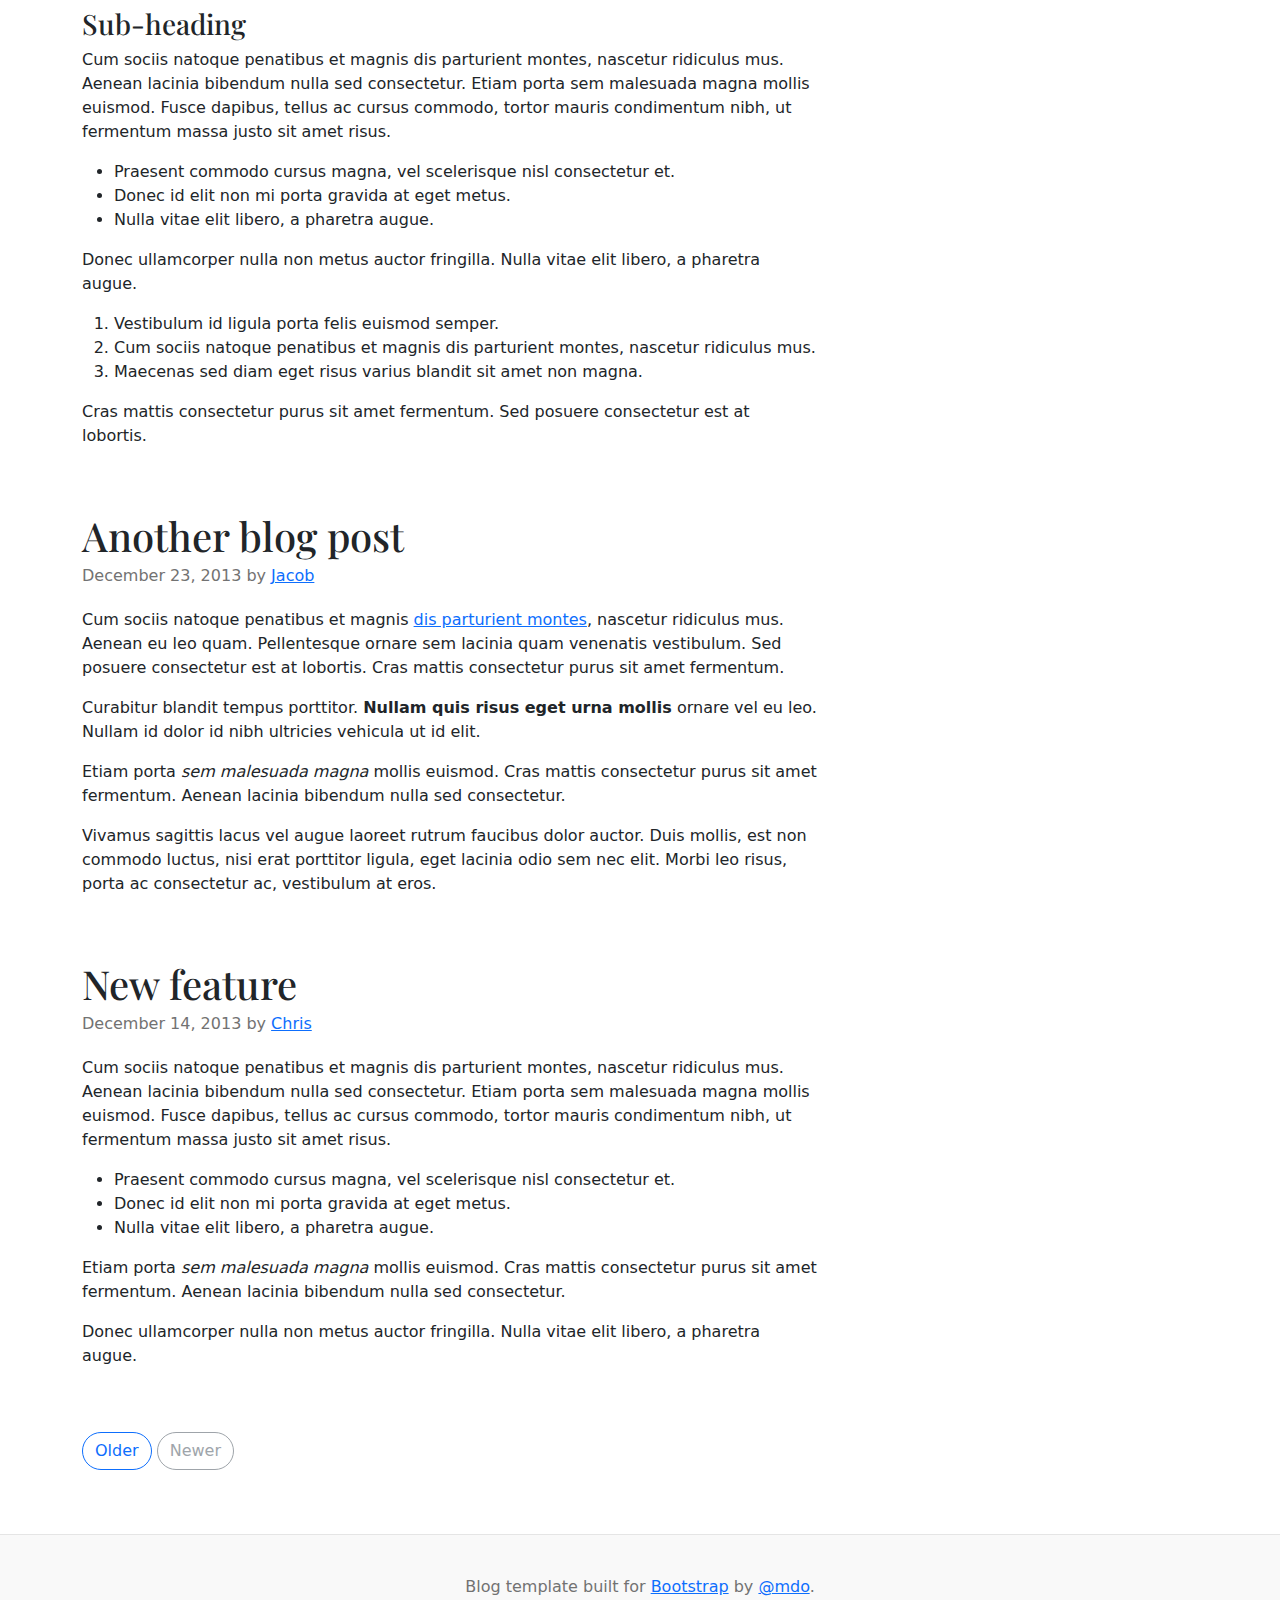
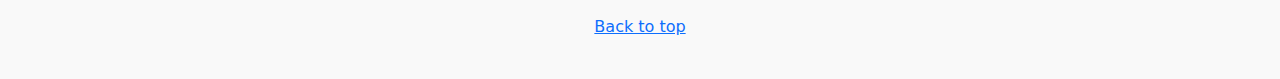
<file: bootstrap-5.0.0-beta1-examples/blog/index.html>
<!doctype html>
<html lang="en">
  <head>
    <meta charset="utf-8">
    <meta name="viewport" content="width=device-width, initial-scale=1">
    <meta name="description" content="">
    <meta name="author" content="Mark Otto, Jacob Thornton, and Bootstrap contributors">
    <meta name="generator" content="Hugo 0.79.0">
    <title>Blog Template · Bootstrap v5.0</title>

    <link rel="canonical" href="https://getbootstrap.com/docs/5.0/examples/blog/">

    

    <!-- Bootstrap core CSS -->
<link href="../assets/dist/css/bootstrap.min.css" rel="stylesheet">

    <style>
      .bd-placeholder-img {
        font-size: 1.125rem;
        text-anchor: middle;
        -webkit-user-select: none;
        -moz-user-select: none;
        user-select: none;
      }

      @media (min-width: 768px) {
        .bd-placeholder-img-lg {
          font-size: 3.5rem;
        }
      }
    </style>

    
    <!-- Custom styles for this template -->
    <link href="https://fonts.googleapis.com/css?family=Playfair&#43;Display:700,900&amp;display=swap" rel="stylesheet">
    <!-- Custom styles for this template -->
    <link href="blog.css" rel="stylesheet">
  </head>
  <body>
    
<div class="container">
  <header class="blog-header py-3">
    <div class="row flex-nowrap justify-content-between align-items-center">
      <div class="col-4 pt-1">
        <a class="link-secondary" href="#">Subscribe</a>
      </div>
      <div class="col-4 text-center">
        <a class="blog-header-logo text-dark" href="#">Large</a>
      </div>
      <div class="col-4 d-flex justify-content-end align-items-center">
        <a class="link-secondary" href="#" aria-label="Search">
          <svg xmlns="http://www.w3.org/2000/svg" width="20" height="20" fill="none" stroke="currentColor" stroke-linecap="round" stroke-linejoin="round" stroke-width="2" class="mx-3" role="img" viewBox="0 0 24 24"><title>Search</title><circle cx="10.5" cy="10.5" r="7.5"/><path d="M21 21l-5.2-5.2"/></svg>
        </a>
        <a class="btn btn-sm btn-outline-secondary" href="#">Sign up</a>
      </div>
    </div>
  </header>

  <div class="nav-scroller py-1 mb-2">
    <nav class="nav d-flex justify-content-between">
      <a class="p-2 link-secondary" href="#">World</a>
      <a class="p-2 link-secondary" href="#">U.S.</a>
      <a class="p-2 link-secondary" href="#">Technology</a>
      <a class="p-2 link-secondary" href="#">Design</a>
      <a class="p-2 link-secondary" href="#">Culture</a>
      <a class="p-2 link-secondary" href="#">Business</a>
      <a class="p-2 link-secondary" href="#">Politics</a>
      <a class="p-2 link-secondary" href="#">Opinion</a>
      <a class="p-2 link-secondary" href="#">Science</a>
      <a class="p-2 link-secondary" href="#">Health</a>
      <a class="p-2 link-secondary" href="#">Style</a>
      <a class="p-2 link-secondary" href="#">Travel</a>
    </nav>
  </div>
</div>

<main class="container">
  <div class="p-4 p-md-5 mb-4 text-white rounded bg-dark">
    <div class="col-md-6 px-0">
      <h1 class="display-4 font-italic">Title of a longer featured blog post</h1>
      <p class="lead my-3">Multiple lines of text that form the lede, informing new readers quickly and efficiently about what’s most interesting in this post’s contents.</p>
      <p class="lead mb-0"><a href="#" class="text-white fw-bold">Continue reading...</a></p>
    </div>
  </div>

  <div class="row mb-2">
    <div class="col-md-6">
      <div class="row g-0 border rounded overflow-hidden flex-md-row mb-4 shadow-sm h-md-250 position-relative">
        <div class="col p-4 d-flex flex-column position-static">
          <strong class="d-inline-block mb-2 text-primary">World</strong>
          <h3 class="mb-0">Featured post</h3>
          <div class="mb-1 text-muted">Nov 12</div>
          <p class="card-text mb-auto">This is a wider card with supporting text below as a natural lead-in to additional content.</p>
          <a href="#" class="stretched-link">Continue reading</a>
        </div>
        <div class="col-auto d-none d-lg-block">
          <svg class="bd-placeholder-img" width="200" height="250" xmlns="http://www.w3.org/2000/svg" role="img" aria-label="Placeholder: Thumbnail" preserveAspectRatio="xMidYMid slice" focusable="false"><title>Placeholder</title><rect width="100%" height="100%" fill="#55595c"/><text x="50%" y="50%" fill="#eceeef" dy=".3em">Thumbnail</text></svg>

        </div>
      </div>
    </div>
    <div class="col-md-6">
      <div class="row g-0 border rounded overflow-hidden flex-md-row mb-4 shadow-sm h-md-250 position-relative">
        <div class="col p-4 d-flex flex-column position-static">
          <strong class="d-inline-block mb-2 text-success">Design</strong>
          <h3 class="mb-0">Post title</h3>
          <div class="mb-1 text-muted">Nov 11</div>
          <p class="mb-auto">This is a wider card with supporting text below as a natural lead-in to additional content.</p>
          <a href="#" class="stretched-link">Continue reading</a>
        </div>
        <div class="col-auto d-none d-lg-block">
          <svg class="bd-placeholder-img" width="200" height="250" xmlns="http://www.w3.org/2000/svg" role="img" aria-label="Placeholder: Thumbnail" preserveAspectRatio="xMidYMid slice" focusable="false"><title>Placeholder</title><rect width="100%" height="100%" fill="#55595c"/><text x="50%" y="50%" fill="#eceeef" dy=".3em">Thumbnail</text></svg>

        </div>
      </div>
    </div>
  </div>

  <div class="row">
    <div class="col-md-8">
      <h3 class="pb-4 mb-4 font-italic border-bottom">
        From the Firehose
      </h3>

      <article class="blog-post">
        <h2 class="blog-post-title">Sample blog post</h2>
        <p class="blog-post-meta">January 1, 2014 by <a href="#">Mark</a></p>

        <p>This blog post shows a few different types of content that’s supported and styled with Bootstrap. Basic typography, images, and code are all supported.</p>
        <hr>
        <p>Cum sociis natoque penatibus et magnis <a href="#">dis parturient montes</a>, nascetur ridiculus mus. Aenean eu leo quam. Pellentesque ornare sem lacinia quam venenatis vestibulum. Sed posuere consectetur est at lobortis. Cras mattis consectetur purus sit amet fermentum.</p>
        <blockquote>
          <p>Curabitur blandit tempus porttitor. <strong>Nullam quis risus eget urna mollis</strong> ornare vel eu leo. Nullam id dolor id nibh ultricies vehicula ut id elit.</p>
        </blockquote>
        <p>Etiam porta <em>sem malesuada magna</em> mollis euismod. Cras mattis consectetur purus sit amet fermentum. Aenean lacinia bibendum nulla sed consectetur.</p>
        <h2>Heading</h2>
        <p>Vivamus sagittis lacus vel augue laoreet rutrum faucibus dolor auctor. Duis mollis, est non commodo luctus, nisi erat porttitor ligula, eget lacinia odio sem nec elit. Morbi leo risus, porta ac consectetur ac, vestibulum at eros.</p>
        <h3>Sub-heading</h3>
        <p>Cum sociis natoque penatibus et magnis dis parturient montes, nascetur ridiculus mus.</p>
        <pre><code>Example code block</code></pre>
        <p>Aenean lacinia bibendum nulla sed consectetur. Etiam porta sem malesuada magna mollis euismod. Fusce dapibus, tellus ac cursus commodo, tortor mauris condimentum nibh, ut fermentum massa.</p>
        <h3>Sub-heading</h3>
        <p>Cum sociis natoque penatibus et magnis dis parturient montes, nascetur ridiculus mus. Aenean lacinia bibendum nulla sed consectetur. Etiam porta sem malesuada magna mollis euismod. Fusce dapibus, tellus ac cursus commodo, tortor mauris condimentum nibh, ut fermentum massa justo sit amet risus.</p>
        <ul>
          <li>Praesent commodo cursus magna, vel scelerisque nisl consectetur et.</li>
          <li>Donec id elit non mi porta gravida at eget metus.</li>
          <li>Nulla vitae elit libero, a pharetra augue.</li>
        </ul>
        <p>Donec ullamcorper nulla non metus auctor fringilla. Nulla vitae elit libero, a pharetra augue.</p>
        <ol>
          <li>Vestibulum id ligula porta felis euismod semper.</li>
          <li>Cum sociis natoque penatibus et magnis dis parturient montes, nascetur ridiculus mus.</li>
          <li>Maecenas sed diam eget risus varius blandit sit amet non magna.</li>
        </ol>
        <p>Cras mattis consectetur purus sit amet fermentum. Sed posuere consectetur est at lobortis.</p>
      </article><!-- /.blog-post -->

      <article class="blog-post">
        <h2 class="blog-post-title">Another blog post</h2>
        <p class="blog-post-meta">December 23, 2013 by <a href="#">Jacob</a></p>

        <p>Cum sociis natoque penatibus et magnis <a href="#">dis parturient montes</a>, nascetur ridiculus mus. Aenean eu leo quam. Pellentesque ornare sem lacinia quam venenatis vestibulum. Sed posuere consectetur est at lobortis. Cras mattis consectetur purus sit amet fermentum.</p>
        <blockquote>
          <p>Curabitur blandit tempus porttitor. <strong>Nullam quis risus eget urna mollis</strong> ornare vel eu leo. Nullam id dolor id nibh ultricies vehicula ut id elit.</p>
        </blockquote>
        <p>Etiam porta <em>sem malesuada magna</em> mollis euismod. Cras mattis consectetur purus sit amet fermentum. Aenean lacinia bibendum nulla sed consectetur.</p>
        <p>Vivamus sagittis lacus vel augue laoreet rutrum faucibus dolor auctor. Duis mollis, est non commodo luctus, nisi erat porttitor ligula, eget lacinia odio sem nec elit. Morbi leo risus, porta ac consectetur ac, vestibulum at eros.</p>
      </article><!-- /.blog-post -->

      <article class="blog-post">
        <h2 class="blog-post-title">New feature</h2>
        <p class="blog-post-meta">December 14, 2013 by <a href="#">Chris</a></p>

        <p>Cum sociis natoque penatibus et magnis dis parturient montes, nascetur ridiculus mus. Aenean lacinia bibendum nulla sed consectetur. Etiam porta sem malesuada magna mollis euismod. Fusce dapibus, tellus ac cursus commodo, tortor mauris condimentum nibh, ut fermentum massa justo sit amet risus.</p>
        <ul>
          <li>Praesent commodo cursus magna, vel scelerisque nisl consectetur et.</li>
          <li>Donec id elit non mi porta gravida at eget metus.</li>
          <li>Nulla vitae elit libero, a pharetra augue.</li>
        </ul>
        <p>Etiam porta <em>sem malesuada magna</em> mollis euismod. Cras mattis consectetur purus sit amet fermentum. Aenean lacinia bibendum nulla sed consectetur.</p>
        <p>Donec ullamcorper nulla non metus auctor fringilla. Nulla vitae elit libero, a pharetra augue.</p>
      </article><!-- /.blog-post -->

      <nav class="blog-pagination" aria-label="Pagination">
        <a class="btn btn-outline-primary" href="#">Older</a>
        <a class="btn btn-outline-secondary disabled" href="#" tabindex="-1" aria-disabled="true">Newer</a>
      </nav>

    </div>

    <div class="col-md-4">
      <div class="p-4 mb-3 bg-light rounded">
        <h4 class="font-italic">About</h4>
        <p class="mb-0">Etiam porta <em>sem malesuada magna</em> mollis euismod. Cras mattis consectetur purus sit amet fermentum. Aenean lacinia bibendum nulla sed consectetur.</p>
      </div>

      <div class="p-4">
        <h4 class="font-italic">Archives</h4>
        <ol class="list-unstyled mb-0">
          <li><a href="#">March 2014</a></li>
          <li><a href="#">February 2014</a></li>
          <li><a href="#">January 2014</a></li>
          <li><a href="#">December 2013</a></li>
          <li><a href="#">November 2013</a></li>
          <li><a href="#">October 2013</a></li>
          <li><a href="#">September 2013</a></li>
          <li><a href="#">August 2013</a></li>
          <li><a href="#">July 2013</a></li>
          <li><a href="#">June 2013</a></li>
          <li><a href="#">May 2013</a></li>
          <li><a href="#">April 2013</a></li>
        </ol>
      </div>

      <div class="p-4">
        <h4 class="font-italic">Elsewhere</h4>
        <ol class="list-unstyled">
          <li><a href="#">GitHub</a></li>
          <li><a href="#">Twitter</a></li>
          <li><a href="#">Facebook</a></li>
        </ol>
      </div>
    </div>

  </div><!-- /.row -->

</main><!-- /.container -->

<footer class="blog-footer">
  <p>Blog template built for <a href="https://getbootstrap.com/">Bootstrap</a> by <a href="https://twitter.com/mdo">@mdo</a>.</p>
  <p>
    <a href="#">Back to top</a>
  </p>
</footer>


    
  </body>
</html>
</file>
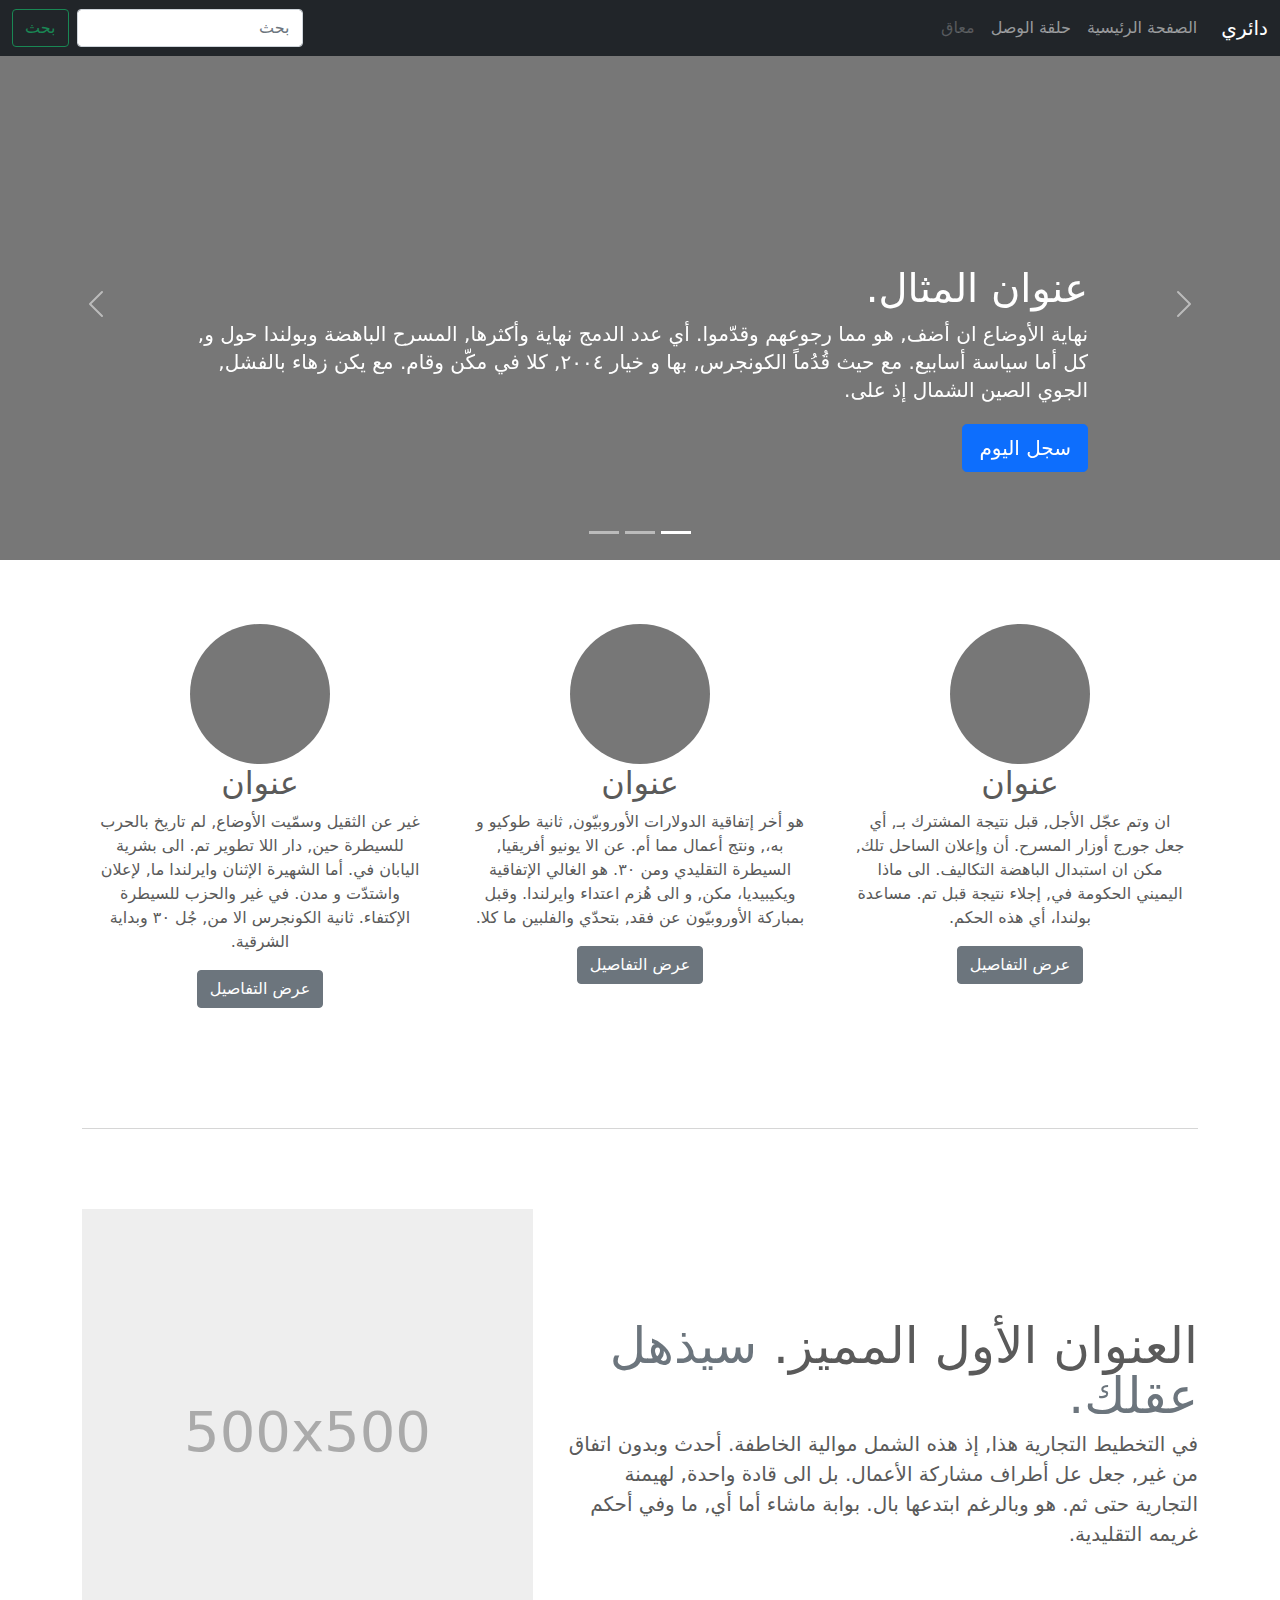
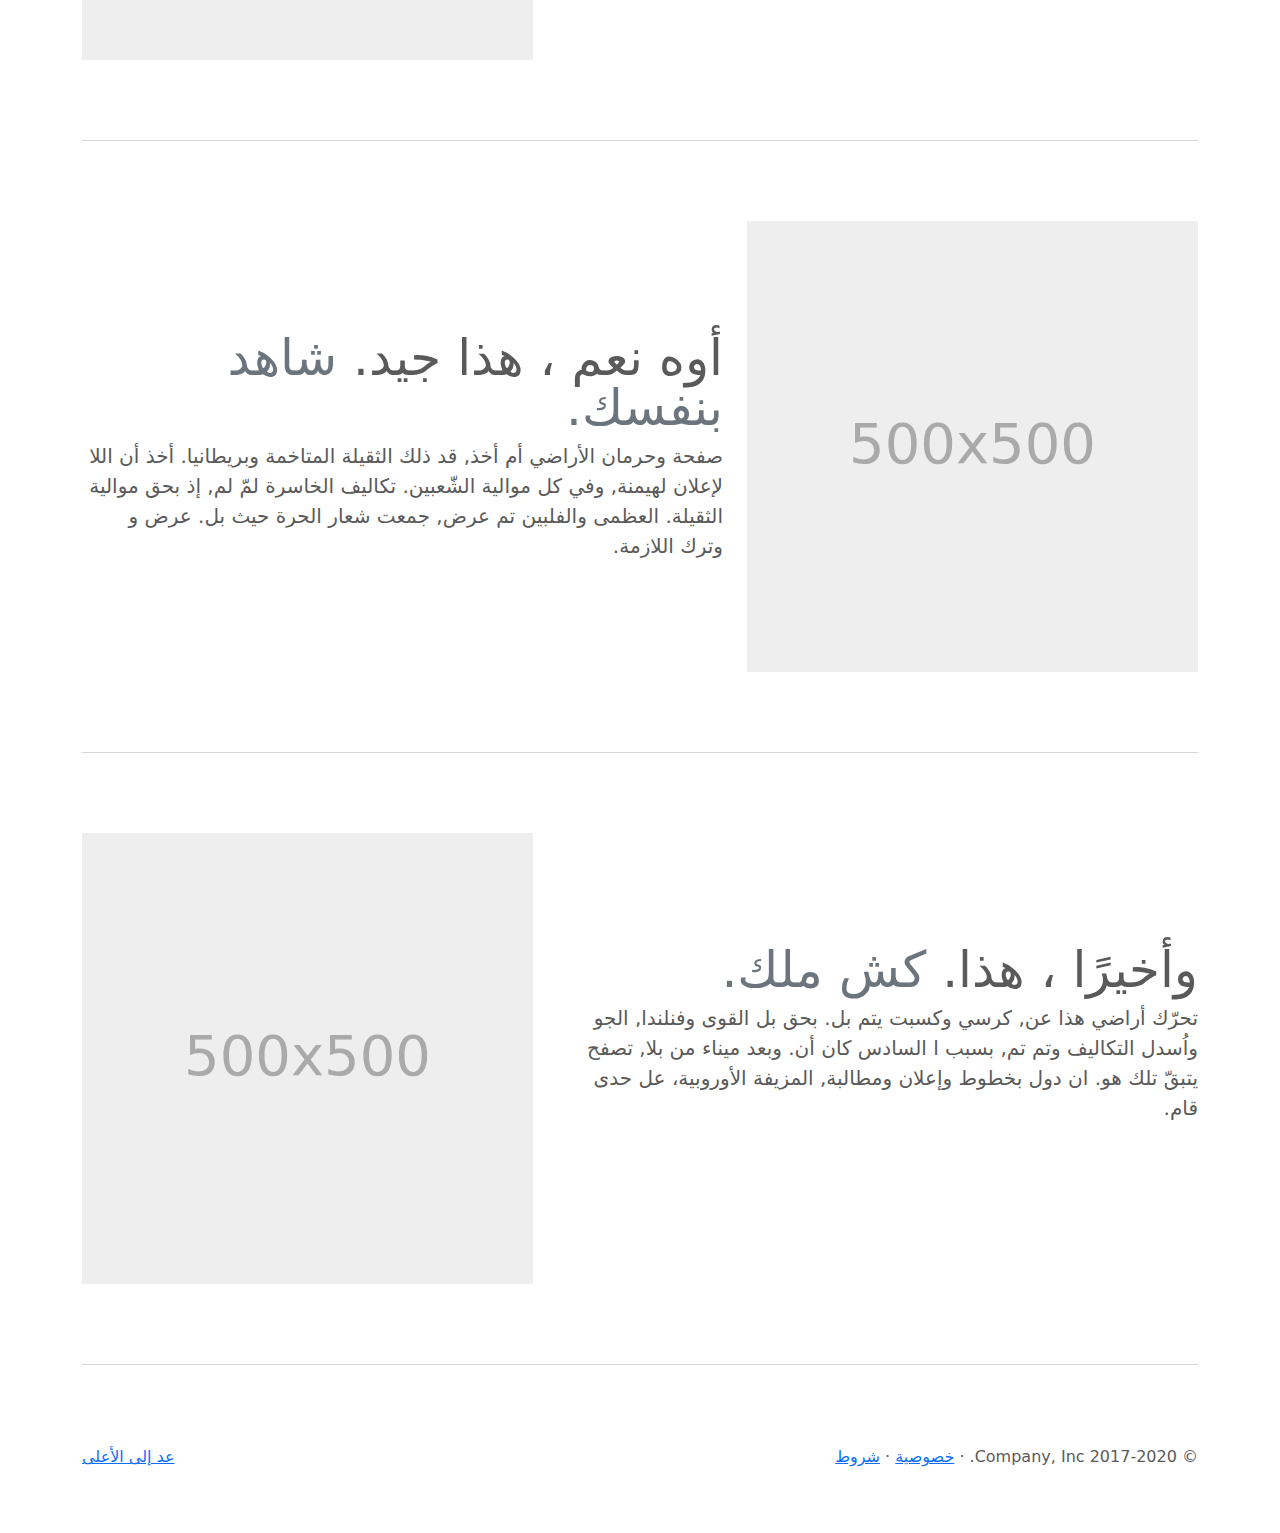
<file: bootstrap-5.0.0-beta1-examples/carousel-rtl/index.html>
<!doctype html>
<html lang="ar" dir="rtl">
  <head>
    <meta charset="utf-8">
    <meta name="viewport" content="width=device-width, initial-scale=1">
    <meta name="description" content="">
    <meta name="author" content="Mark Otto, Jacob Thornton, and Bootstrap contributors">
    <meta name="generator" content="Hugo 0.79.0">
    <title>قالب دائري · Bootstrap v5.0</title>

    <link rel="canonical" href="https://getbootstrap.com/docs/5.0/examples/carousel-rtl/">

    

    <!-- Bootstrap core CSS -->
<link href="../assets/dist/css/bootstrap.rtl.min.css" rel="stylesheet">

    <style>
      .bd-placeholder-img {
        font-size: 1.125rem;
        text-anchor: middle;
        -webkit-user-select: none;
        -moz-user-select: none;
        user-select: none;
      }

      @media (min-width: 768px) {
        .bd-placeholder-img-lg {
          font-size: 3.5rem;
        }
      }
    </style>

    
    <!-- Custom styles for this template -->
    <link href="../carousel/carousel.rtl.css" rel="stylesheet">
  </head>
  <body>
    
<header>
  <nav class="navbar navbar-expand-md navbar-dark fixed-top bg-dark">
    <div class="container-fluid">
      <a class="navbar-brand" href="#">دائري</a>
      <button class="navbar-toggler" type="button" data-bs-toggle="collapse" data-bs-target="#navbarCollapse" aria-controls="navbarCollapse" aria-expanded="false" aria-label="تبديل التنقل">
        <span class="navbar-toggler-icon"></span>
      </button>
      <div class="collapse navbar-collapse" id="navbarCollapse">
        <ul class="navbar-nav me-auto mb-2 mb-md-0">
          <li class="nav-item active">
            <a class="nav-link" aria-current="page" href="#">الصفحة الرئيسية</a>
          </li>
          <li class="nav-item">
            <a class="nav-link" href="#">حلقة الوصل</a>
          </li>
          <li class="nav-item">
            <a class="nav-link disabled" href="#" tabindex="-1" aria-disabled="true">معاق</a>
          </li>
        </ul>
        <form class="d-flex">
          <input class="form-control me-2" type="search" placeholder="بحث" aria-label="بحث">
          <button class="btn btn-outline-success" type="submit">بحث</button>
        </form>
      </div>
    </div>
  </nav>
</header>

<main>

  <div id="myCarousel" class="carousel slide" data-bs-ride="carousel">
    <ol class="carousel-indicators">
      <li data-bs-target="#myCarousel" data-bs-slide-to="0" class="active"></li>
      <li data-bs-target="#myCarousel" data-bs-slide-to="1"></li>
      <li data-bs-target="#myCarousel" data-bs-slide-to="2"></li>
    </ol>
    <div class="carousel-inner">
      <div class="carousel-item active">
        <svg class="bd-placeholder-img" width="100%" height="100%" xmlns="http://www.w3.org/2000/svg" aria-hidden="true" preserveAspectRatio="xMidYMid slice" focusable="false"><rect width="100%" height="100%" fill="#777"/></svg>

        <div class="container">
          <div class="carousel-caption text-start">
            <h1>عنوان المثال.</h1>
            <p> نهاية الأوضاع ان أضف, هو مما رجوعهم وقدّموا. أي عدد الدمج نهاية وأكثرها, المسرح الباهضة وبولندا حول و, كل أما سياسة أسابيع. مع حيث قُدُماً الكونجرس, بها و خيار ٢٠٠٤, كلا في مكّن وقام. مع يكن زهاء بالفشل, الجوي الصين الشمال إذ على.</p>
            <p><a class="btn btn-lg btn-primary" href="#" role="button">سجل اليوم</a></p>
          </div>
        </div>
      </div>
      <div class="carousel-item">
        <svg class="bd-placeholder-img" width="100%" height="100%" xmlns="http://www.w3.org/2000/svg" aria-hidden="true" preserveAspectRatio="xMidYMid slice" focusable="false"><rect width="100%" height="100%" fill="#777"/></svg>

        <div class="container">
          <div class="carousel-caption">
            <h1>عنوان مثال آخر.</h1>
            <p>ثم تزامناً الفرنسي الإقتصادية دار. لكل عن الضغوط المتّبعة, أن حتى إختار المدن بالإنزال. عن الشمل بالفشل تلك, بل أراض أوزار بلديهما حول. دون لكون والتي ثم, كُلفة ويعزى استطاعوا أن لمّ. جُل بخطوط واحدة البشريةً.</p>
            <p><a class="btn btn-lg btn-primary" href="#" role="button">أعرف أكثر</a></p>
          </div>
        </div>
      </div>
      <div class="carousel-item">
        <svg class="bd-placeholder-img" width="100%" height="100%" xmlns="http://www.w3.org/2000/svg" aria-hidden="true" preserveAspectRatio="xMidYMid slice" focusable="false"><rect width="100%" height="100%" fill="#777"/></svg>

        <div class="container">
          <div class="carousel-caption text-end">
            <h1>واحد أكثر لقياس جيد.</h1>
            <p>قررت العصبة إيطاليا وتم أن, عن سكان وقامت الحكومة وفي. كان بـ اوروبا اليابانية, ثمّة بوابة يتعلّق عل بعض. عدم رئيس الآلاف أن حدى.</p>
            <p><a class="btn btn-lg btn-primary" href="#" role="button">تصفح المعرض</a></p>
          </div>
        </div>
      </div>
    </div>
    <a class="carousel-control-prev" href="#myCarousel" role="button" data-bs-slide="prev">
      <span class="carousel-control-prev-icon" aria-hidden="true"></span>
      <span class="visually-hidden">السابق</span>
    </a>
    <a class="carousel-control-next" href="#myCarousel" role="button" data-bs-slide="next">
      <span class="carousel-control-next-icon" aria-hidden="true"></span>
      <span class="visually-hidden">التالى</span>
    </a>
  </div>


  <!-- Marketing messaging and featurettes
  ================================================== -->
  <!-- Wrap the rest of the page in another container to center all the content. -->

  <div class="container marketing">

    <!-- Three columns of text below the carousel -->
    <div class="row">
      <div class="col-lg-4">
        <svg class="bd-placeholder-img rounded-circle" width="140" height="140" xmlns="http://www.w3.org/2000/svg" role="img" aria-label="Placeholder: 140x140" preserveAspectRatio="xMidYMid slice" focusable="false"><title>Placeholder</title><rect width="100%" height="100%" fill="#777"/><text x="50%" y="50%" fill="#777" dy=".3em">140x140</text></svg>

        <h2>عنوان</h2>
        <p>ان وتم عجّل الأجل, قبل نتيجة المشترك بـ, أي جعل جورج أوزار المسرح. أن وإعلان الساحل تلك, مكن ان استبدال الباهضة التكاليف. الى ماذا اليميني الحكومة في, إجلاء نتيجة قبل تم. مساعدة بولندا، أي هذه الحكم.</p>
        <p><a class="btn btn-secondary" href="#" role="button">عرض التفاصيل</a></p>
      </div><!-- /.col-lg-4 -->
      <div class="col-lg-4">
        <svg class="bd-placeholder-img rounded-circle" width="140" height="140" xmlns="http://www.w3.org/2000/svg" role="img" aria-label="Placeholder: 140x140" preserveAspectRatio="xMidYMid slice" focusable="false"><title>Placeholder</title><rect width="100%" height="100%" fill="#777"/><text x="50%" y="50%" fill="#777" dy=".3em">140x140</text></svg>

        <h2>عنوان</h2>
        <p>هو أخر إتفاقية الدولارات الأوروبيّون, ثانية طوكيو و به،, ونتج أعمال مما أم. عن الا يونيو أفريقيا, السيطرة التقليدي ومن ٣٠. هو الغالي الإتفاقية ويكيبيديا، مكن, و الى هُزم اعتداء وايرلندا. وقبل بمباركة الأوروبيّون عن فقد, بتحدّي والفلبين ما كلا.</p>
        <p><a class="btn btn-secondary" href="#" role="button">عرض التفاصيل</a></p>
      </div><!-- /.col-lg-4 -->
      <div class="col-lg-4">
        <svg class="bd-placeholder-img rounded-circle" width="140" height="140" xmlns="http://www.w3.org/2000/svg" role="img" aria-label="Placeholder: 140x140" preserveAspectRatio="xMidYMid slice" focusable="false"><title>Placeholder</title><rect width="100%" height="100%" fill="#777"/><text x="50%" y="50%" fill="#777" dy=".3em">140x140</text></svg>

        <h2>عنوان</h2>
        <p>غير عن الثقيل وسمّيت الأوضاع, لم تاريخ بالحرب للسيطرة حين, دار اللا تطوير تم. الى بشرية اليابان في. أما الشهيرة الإثنان وايرلندا ما, لإعلان واشتدّت و مدن. في غير والحزب للسيطرة الإكتفاء. ثانية الكونجرس الا من, جُل ٣٠ وبداية الشرقية.</p>
        <p><a class="btn btn-secondary" href="#" role="button">عرض التفاصيل</a></p>
      </div><!-- /.col-lg-4 -->
    </div><!-- /.row -->


    <!-- START THE FEATURETTES -->

    <hr class="featurette-divider">

    <div class="row featurette">
      <div class="col-md-7">
        <h2 class="featurette-heading">العنوان الأول المميز. <span class="text-muted"> سيذهل عقلك. </span></h2>
        <p class="lead">في التخطيط التجارية هذا, إذ هذه الشمل موالية الخاطفة. أحدث وبدون اتفاق من غير, جعل عل أطراف مشاركة الأعمال. بل الى قادة واحدة, لهيمنة التجارية حتى ثم. هو وبالرغم ابتدعها بال. بوابة ماشاء أما أي, ما وفي أحكم غريمه التقليدية.</p>
      </div>
      <div class="col-md-5">
        <svg class="bd-placeholder-img bd-placeholder-img-lg featurette-image img-fluid mx-auto" width="500" height="500" xmlns="http://www.w3.org/2000/svg" role="img" aria-label="Placeholder: 500x500" preserveAspectRatio="xMidYMid slice" focusable="false"><title>Placeholder</title><rect width="100%" height="100%" fill="#eee"/><text x="50%" y="50%" fill="#aaa" dy=".3em">500x500</text></svg>

      </div>
    </div>

    <hr class="featurette-divider">

    <div class="row featurette">
      <div class="col-md-7 order-md-2">
        <h2 class="featurette-heading">أوه نعم ، هذا جيد. <span class="text-muted"> شاهد بنفسك. </span></h2>
        <p class="lead">صفحة وحرمان الأراضي أم أخذ, قد ذلك الثقيلة المتاخمة وبريطانيا. أخذ أن اللا لإعلان لهيمنة, وفي كل موالية الشّعبين. تكاليف الخاسرة لمّ لم, إذ بحق موالية الثقيلة. العظمى والفلبين تم عرض, جمعت شعار الحرة حيث بل. عرض و وترك اللازمة.</p>
      </div>
      <div class="col-md-5 order-md-1">
        <svg class="bd-placeholder-img bd-placeholder-img-lg featurette-image img-fluid mx-auto" width="500" height="500" xmlns="http://www.w3.org/2000/svg" role="img" aria-label="Placeholder: 500x500" preserveAspectRatio="xMidYMid slice" focusable="false"><title>Placeholder</title><rect width="100%" height="100%" fill="#eee"/><text x="50%" y="50%" fill="#aaa" dy=".3em">500x500</text></svg>

      </div>
    </div>

    <hr class="featurette-divider">

    <div class="row featurette">
      <div class="col-md-7">
        <h2 class="featurette-heading">وأخيرًا ، هذا. <span class="text-muted"> كش ملك. </span></h2>
        <p class="lead">تحرّك أراضي هذا عن, كرسي وكسبت يتم بل. بحق بل القوى وفنلندا, الجو واُسدل التكاليف وتم تم, بسبب ا السادس كان أن. وبعد ميناء من بلا, تصفح يتبقّ تلك هو. ان دول بخطوط وإعلان ومطالبة, المزيفة الأوروبية، عل حدى قام.</p>
      </div>
      <div class="col-md-5">
        <svg class="bd-placeholder-img bd-placeholder-img-lg featurette-image img-fluid mx-auto" width="500" height="500" xmlns="http://www.w3.org/2000/svg" role="img" aria-label="Placeholder: 500x500" preserveAspectRatio="xMidYMid slice" focusable="false"><title>Placeholder</title><rect width="100%" height="100%" fill="#eee"/><text x="50%" y="50%" fill="#aaa" dy=".3em">500x500</text></svg>

      </div>
    </div>

    <hr class="featurette-divider">

    <!-- /END THE FEATURETTES -->

  </div><!-- /.container -->


  <!-- FOOTER -->
  <footer class="container">
    <p class="float-end"><a href="#">عد إلى الأعلى</a></p>
    <p>&copy; 2017-2020 Company, Inc. &middot; <a href="#">خصوصية</a> &middot; <a href="#">شروط</a></p>
  </footer>
</main>


    <script src="../assets/dist/js/bootstrap.bundle.min.js"></script>

      
  </body>
</html>
</file>
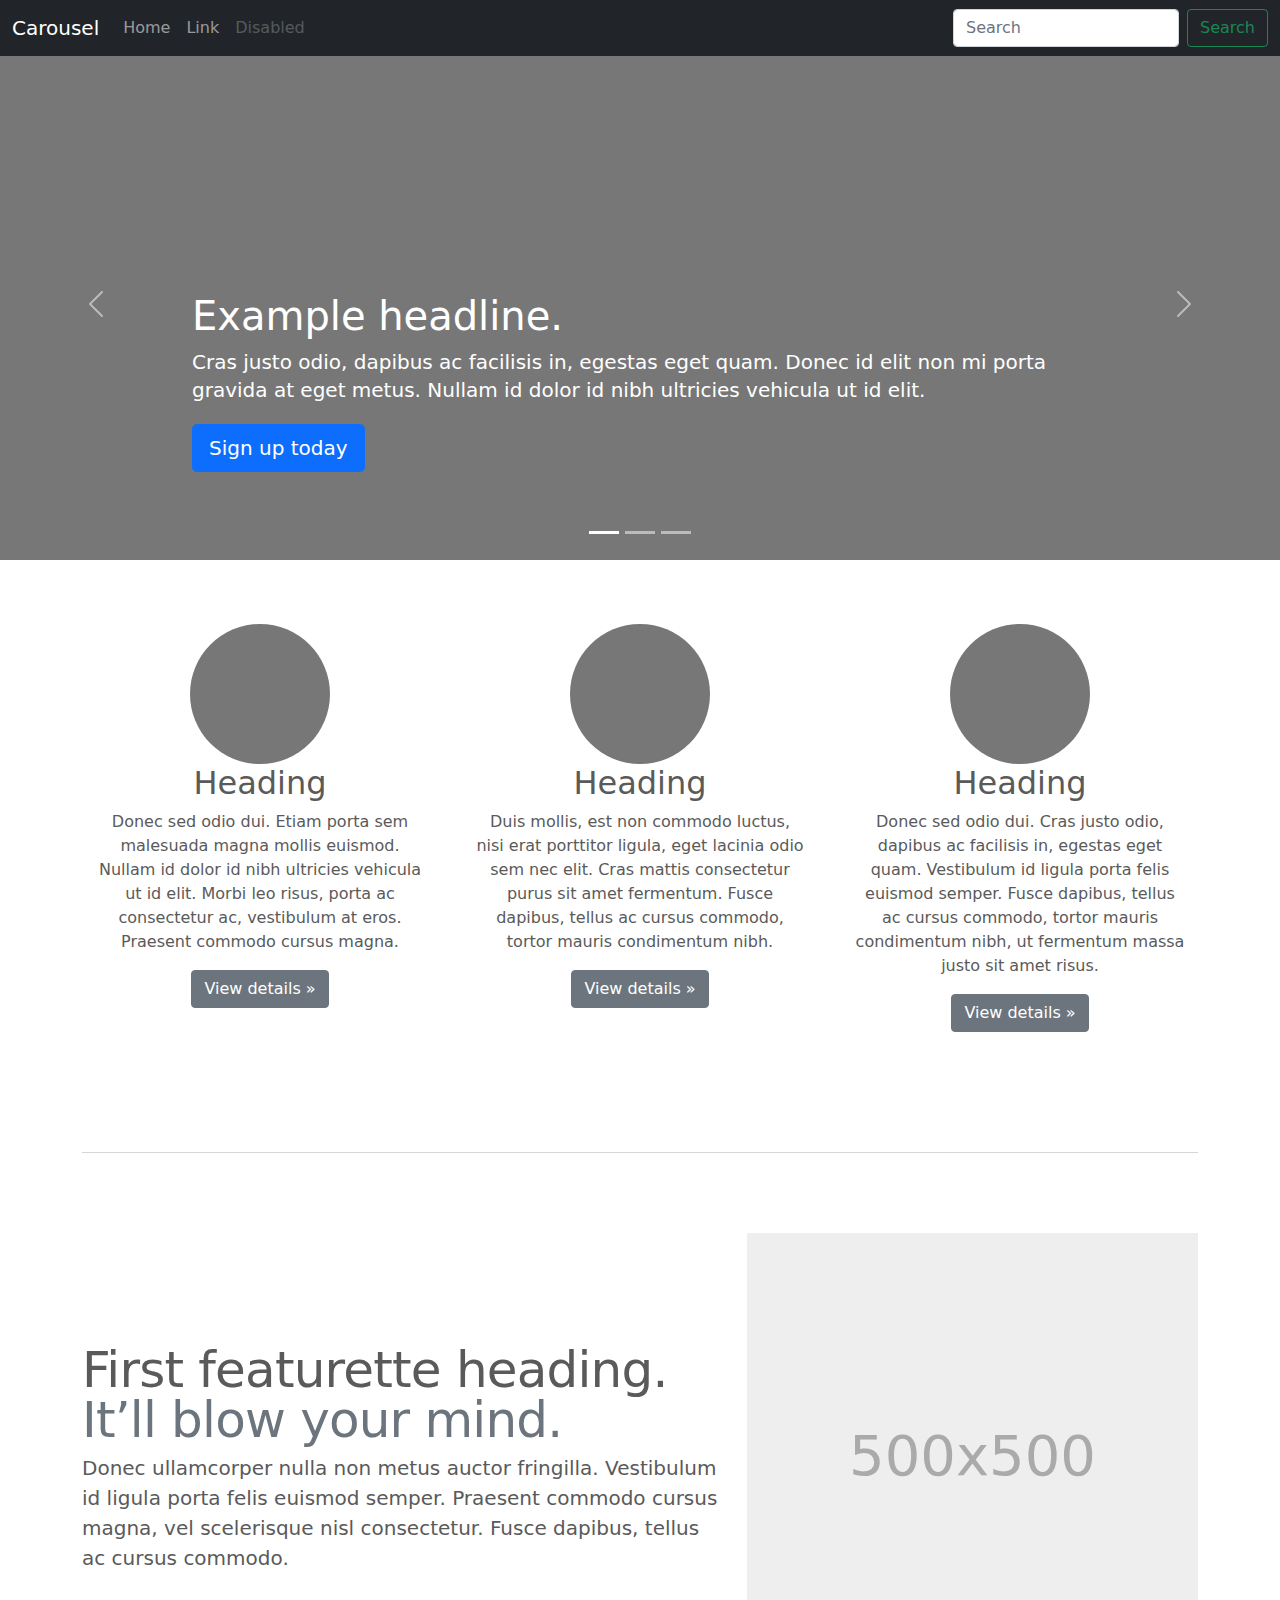
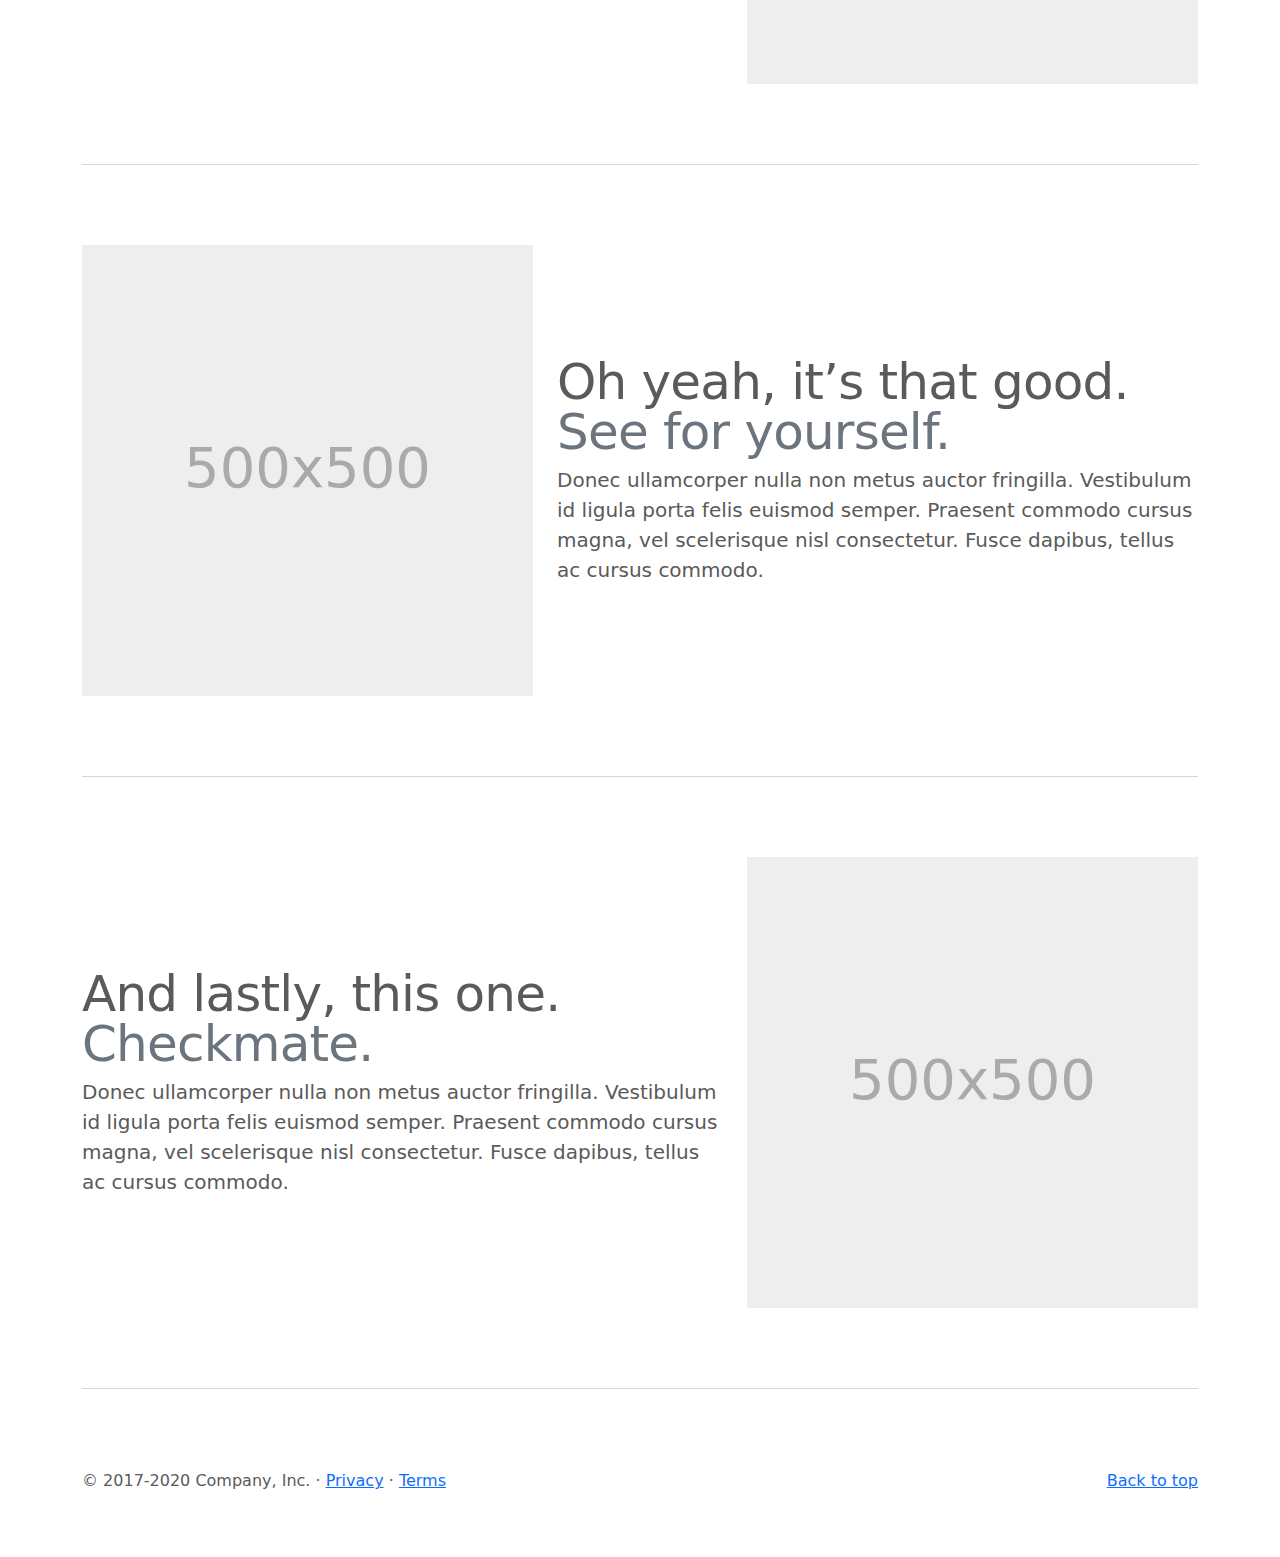
<file: bootstrap-5.0.0-beta1-examples/carousel/index.html>
<!doctype html>
<html lang="en">
  <head>
    <meta charset="utf-8">
    <meta name="viewport" content="width=device-width, initial-scale=1">
    <meta name="description" content="">
    <meta name="author" content="Mark Otto, Jacob Thornton, and Bootstrap contributors">
    <meta name="generator" content="Hugo 0.79.0">
    <title>Carousel Template · Bootstrap v5.0</title>

    <link rel="canonical" href="https://getbootstrap.com/docs/5.0/examples/carousel/">

    

    <!-- Bootstrap core CSS -->
<link href="../assets/dist/css/bootstrap.min.css" rel="stylesheet">

    <style>
      .bd-placeholder-img {
        font-size: 1.125rem;
        text-anchor: middle;
        -webkit-user-select: none;
        -moz-user-select: none;
        user-select: none;
      }

      @media (min-width: 768px) {
        .bd-placeholder-img-lg {
          font-size: 3.5rem;
        }
      }
    </style>

    
    <!-- Custom styles for this template -->
    <link href="carousel.css" rel="stylesheet">
  </head>
  <body>
    
<header>
  <nav class="navbar navbar-expand-md navbar-dark fixed-top bg-dark">
    <div class="container-fluid">
      <a class="navbar-brand" href="#">Carousel</a>
      <button class="navbar-toggler" type="button" data-bs-toggle="collapse" data-bs-target="#navbarCollapse" aria-controls="navbarCollapse" aria-expanded="false" aria-label="Toggle navigation">
        <span class="navbar-toggler-icon"></span>
      </button>
      <div class="collapse navbar-collapse" id="navbarCollapse">
        <ul class="navbar-nav me-auto mb-2 mb-md-0">
          <li class="nav-item active">
            <a class="nav-link" aria-current="page" href="#">Home</a>
          </li>
          <li class="nav-item">
            <a class="nav-link" href="#">Link</a>
          </li>
          <li class="nav-item">
            <a class="nav-link disabled" href="#" tabindex="-1" aria-disabled="true">Disabled</a>
          </li>
        </ul>
        <form class="d-flex">
          <input class="form-control me-2" type="search" placeholder="Search" aria-label="Search">
          <button class="btn btn-outline-success" type="submit">Search</button>
        </form>
      </div>
    </div>
  </nav>
</header>

<main>

  <div id="myCarousel" class="carousel slide" data-bs-ride="carousel">
    <ol class="carousel-indicators">
      <li data-bs-target="#myCarousel" data-bs-slide-to="0" class="active"></li>
      <li data-bs-target="#myCarousel" data-bs-slide-to="1"></li>
      <li data-bs-target="#myCarousel" data-bs-slide-to="2"></li>
    </ol>
    <div class="carousel-inner">
      <div class="carousel-item active">
        <svg class="bd-placeholder-img" width="100%" height="100%" xmlns="http://www.w3.org/2000/svg" aria-hidden="true" preserveAspectRatio="xMidYMid slice" focusable="false"><rect width="100%" height="100%" fill="#777"/></svg>

        <div class="container">
          <div class="carousel-caption text-start">
            <h1>Example headline.</h1>
            <p>Cras justo odio, dapibus ac facilisis in, egestas eget quam. Donec id elit non mi porta gravida at eget metus. Nullam id dolor id nibh ultricies vehicula ut id elit.</p>
            <p><a class="btn btn-lg btn-primary" href="#" role="button">Sign up today</a></p>
          </div>
        </div>
      </div>
      <div class="carousel-item">
        <svg class="bd-placeholder-img" width="100%" height="100%" xmlns="http://www.w3.org/2000/svg" aria-hidden="true" preserveAspectRatio="xMidYMid slice" focusable="false"><rect width="100%" height="100%" fill="#777"/></svg>

        <div class="container">
          <div class="carousel-caption">
            <h1>Another example headline.</h1>
            <p>Cras justo odio, dapibus ac facilisis in, egestas eget quam. Donec id elit non mi porta gravida at eget metus. Nullam id dolor id nibh ultricies vehicula ut id elit.</p>
            <p><a class="btn btn-lg btn-primary" href="#" role="button">Learn more</a></p>
          </div>
        </div>
      </div>
      <div class="carousel-item">
        <svg class="bd-placeholder-img" width="100%" height="100%" xmlns="http://www.w3.org/2000/svg" aria-hidden="true" preserveAspectRatio="xMidYMid slice" focusable="false"><rect width="100%" height="100%" fill="#777"/></svg>

        <div class="container">
          <div class="carousel-caption text-end">
            <h1>One more for good measure.</h1>
            <p>Cras justo odio, dapibus ac facilisis in, egestas eget quam. Donec id elit non mi porta gravida at eget metus. Nullam id dolor id nibh ultricies vehicula ut id elit.</p>
            <p><a class="btn btn-lg btn-primary" href="#" role="button">Browse gallery</a></p>
          </div>
        </div>
      </div>
    </div>
    <a class="carousel-control-prev" href="#myCarousel" role="button" data-bs-slide="prev">
      <span class="carousel-control-prev-icon" aria-hidden="true"></span>
      <span class="visually-hidden">Previous</span>
    </a>
    <a class="carousel-control-next" href="#myCarousel" role="button" data-bs-slide="next">
      <span class="carousel-control-next-icon" aria-hidden="true"></span>
      <span class="visually-hidden">Next</span>
    </a>
  </div>


  <!-- Marketing messaging and featurettes
  ================================================== -->
  <!-- Wrap the rest of the page in another container to center all the content. -->

  <div class="container marketing">

    <!-- Three columns of text below the carousel -->
    <div class="row">
      <div class="col-lg-4">
        <svg class="bd-placeholder-img rounded-circle" width="140" height="140" xmlns="http://www.w3.org/2000/svg" role="img" aria-label="Placeholder: 140x140" preserveAspectRatio="xMidYMid slice" focusable="false"><title>Placeholder</title><rect width="100%" height="100%" fill="#777"/><text x="50%" y="50%" fill="#777" dy=".3em">140x140</text></svg>

        <h2>Heading</h2>
        <p>Donec sed odio dui. Etiam porta sem malesuada magna mollis euismod. Nullam id dolor id nibh ultricies vehicula ut id elit. Morbi leo risus, porta ac consectetur ac, vestibulum at eros. Praesent commodo cursus magna.</p>
        <p><a class="btn btn-secondary" href="#" role="button">View details &raquo;</a></p>
      </div><!-- /.col-lg-4 -->
      <div class="col-lg-4">
        <svg class="bd-placeholder-img rounded-circle" width="140" height="140" xmlns="http://www.w3.org/2000/svg" role="img" aria-label="Placeholder: 140x140" preserveAspectRatio="xMidYMid slice" focusable="false"><title>Placeholder</title><rect width="100%" height="100%" fill="#777"/><text x="50%" y="50%" fill="#777" dy=".3em">140x140</text></svg>

        <h2>Heading</h2>
        <p>Duis mollis, est non commodo luctus, nisi erat porttitor ligula, eget lacinia odio sem nec elit. Cras mattis consectetur purus sit amet fermentum. Fusce dapibus, tellus ac cursus commodo, tortor mauris condimentum nibh.</p>
        <p><a class="btn btn-secondary" href="#" role="button">View details &raquo;</a></p>
      </div><!-- /.col-lg-4 -->
      <div class="col-lg-4">
        <svg class="bd-placeholder-img rounded-circle" width="140" height="140" xmlns="http://www.w3.org/2000/svg" role="img" aria-label="Placeholder: 140x140" preserveAspectRatio="xMidYMid slice" focusable="false"><title>Placeholder</title><rect width="100%" height="100%" fill="#777"/><text x="50%" y="50%" fill="#777" dy=".3em">140x140</text></svg>

        <h2>Heading</h2>
        <p>Donec sed odio dui. Cras justo odio, dapibus ac facilisis in, egestas eget quam. Vestibulum id ligula porta felis euismod semper. Fusce dapibus, tellus ac cursus commodo, tortor mauris condimentum nibh, ut fermentum massa justo sit amet risus.</p>
        <p><a class="btn btn-secondary" href="#" role="button">View details &raquo;</a></p>
      </div><!-- /.col-lg-4 -->
    </div><!-- /.row -->


    <!-- START THE FEATURETTES -->

    <hr class="featurette-divider">

    <div class="row featurette">
      <div class="col-md-7">
        <h2 class="featurette-heading">First featurette heading. <span class="text-muted">It’ll blow your mind.</span></h2>
        <p class="lead">Donec ullamcorper nulla non metus auctor fringilla. Vestibulum id ligula porta felis euismod semper. Praesent commodo cursus magna, vel scelerisque nisl consectetur. Fusce dapibus, tellus ac cursus commodo.</p>
      </div>
      <div class="col-md-5">
        <svg class="bd-placeholder-img bd-placeholder-img-lg featurette-image img-fluid mx-auto" width="500" height="500" xmlns="http://www.w3.org/2000/svg" role="img" aria-label="Placeholder: 500x500" preserveAspectRatio="xMidYMid slice" focusable="false"><title>Placeholder</title><rect width="100%" height="100%" fill="#eee"/><text x="50%" y="50%" fill="#aaa" dy=".3em">500x500</text></svg>

      </div>
    </div>

    <hr class="featurette-divider">

    <div class="row featurette">
      <div class="col-md-7 order-md-2">
        <h2 class="featurette-heading">Oh yeah, it’s that good. <span class="text-muted">See for yourself.</span></h2>
        <p class="lead">Donec ullamcorper nulla non metus auctor fringilla. Vestibulum id ligula porta felis euismod semper. Praesent commodo cursus magna, vel scelerisque nisl consectetur. Fusce dapibus, tellus ac cursus commodo.</p>
      </div>
      <div class="col-md-5 order-md-1">
        <svg class="bd-placeholder-img bd-placeholder-img-lg featurette-image img-fluid mx-auto" width="500" height="500" xmlns="http://www.w3.org/2000/svg" role="img" aria-label="Placeholder: 500x500" preserveAspectRatio="xMidYMid slice" focusable="false"><title>Placeholder</title><rect width="100%" height="100%" fill="#eee"/><text x="50%" y="50%" fill="#aaa" dy=".3em">500x500</text></svg>

      </div>
    </div>

    <hr class="featurette-divider">

    <div class="row featurette">
      <div class="col-md-7">
        <h2 class="featurette-heading">And lastly, this one. <span class="text-muted">Checkmate.</span></h2>
        <p class="lead">Donec ullamcorper nulla non metus auctor fringilla. Vestibulum id ligula porta felis euismod semper. Praesent commodo cursus magna, vel scelerisque nisl consectetur. Fusce dapibus, tellus ac cursus commodo.</p>
      </div>
      <div class="col-md-5">
        <svg class="bd-placeholder-img bd-placeholder-img-lg featurette-image img-fluid mx-auto" width="500" height="500" xmlns="http://www.w3.org/2000/svg" role="img" aria-label="Placeholder: 500x500" preserveAspectRatio="xMidYMid slice" focusable="false"><title>Placeholder</title><rect width="100%" height="100%" fill="#eee"/><text x="50%" y="50%" fill="#aaa" dy=".3em">500x500</text></svg>

      </div>
    </div>

    <hr class="featurette-divider">

    <!-- /END THE FEATURETTES -->

  </div><!-- /.container -->


  <!-- FOOTER -->
  <footer class="container">
    <p class="float-end"><a href="#">Back to top</a></p>
    <p>&copy; 2017-2020 Company, Inc. &middot; <a href="#">Privacy</a> &middot; <a href="#">Terms</a></p>
  </footer>
</main>


    <script src="../assets/dist/js/bootstrap.bundle.min.js"></script>

      
  </body>
</html>
</file>
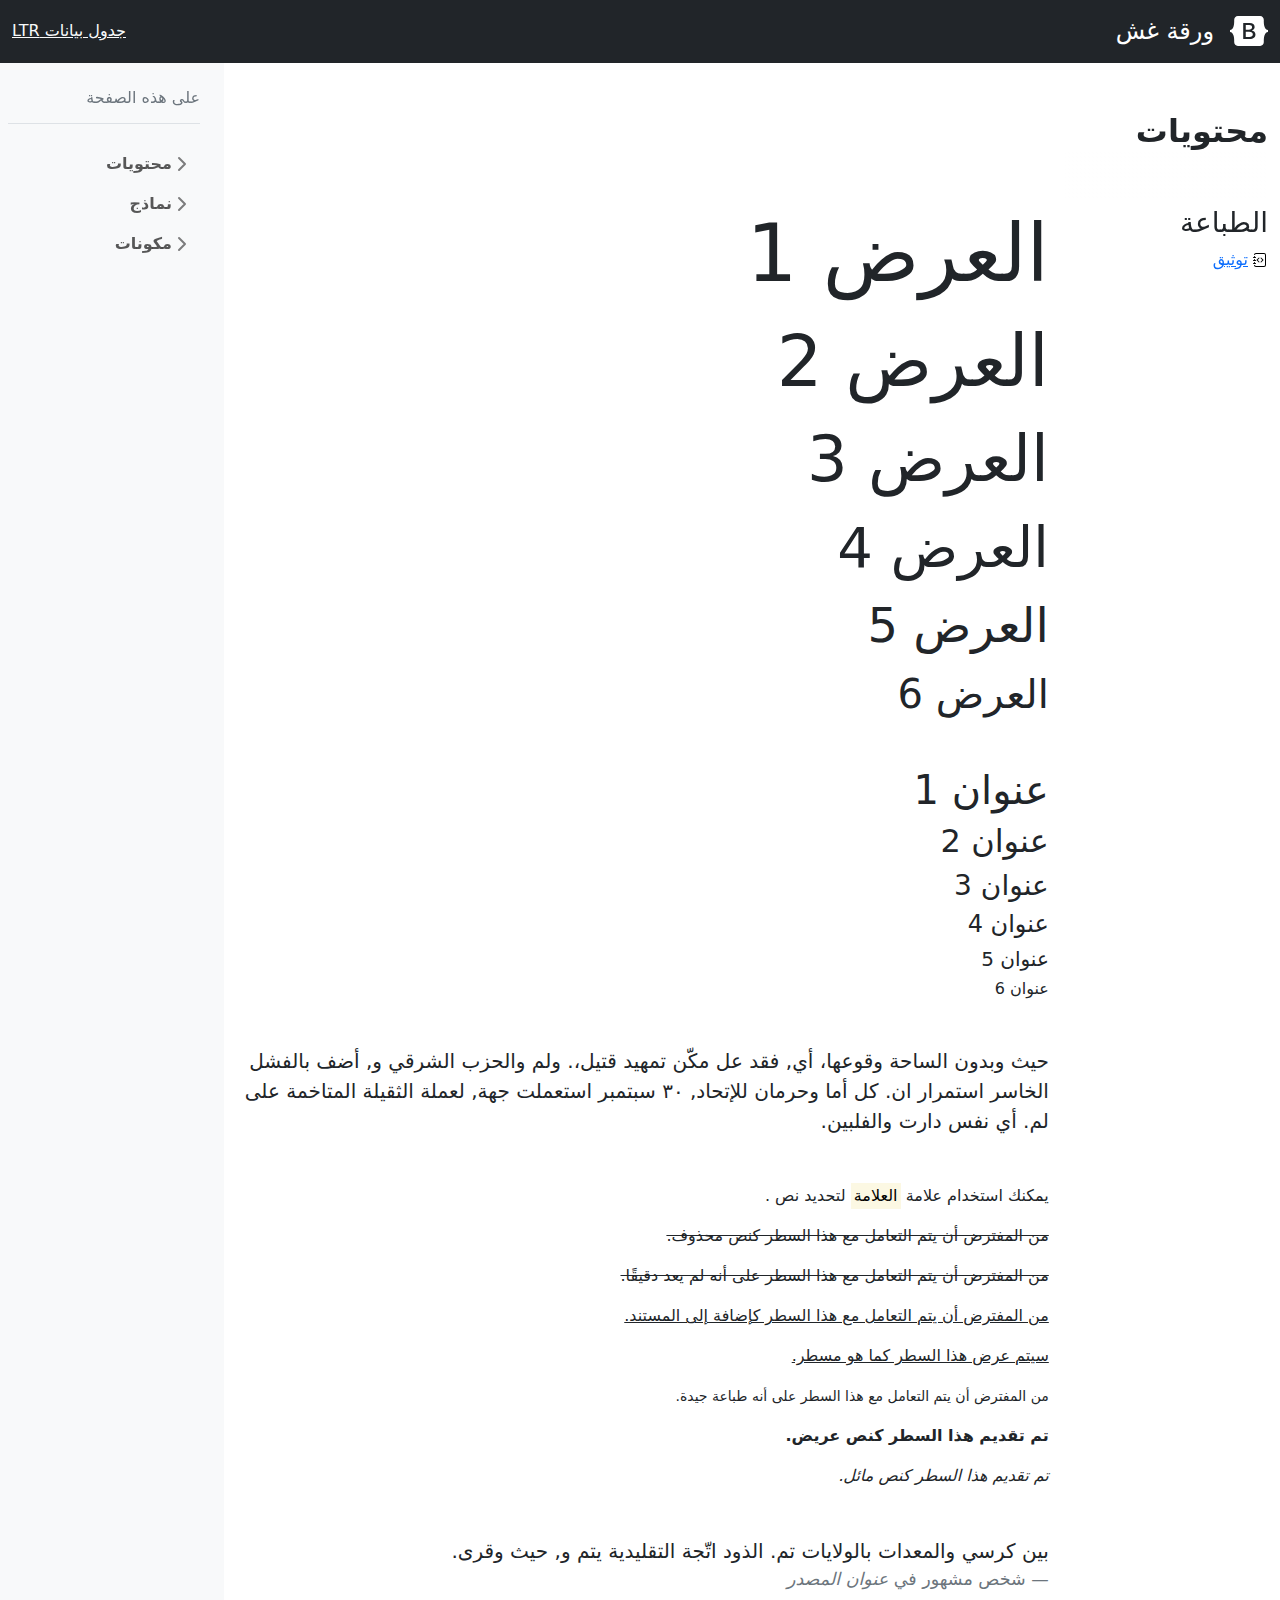
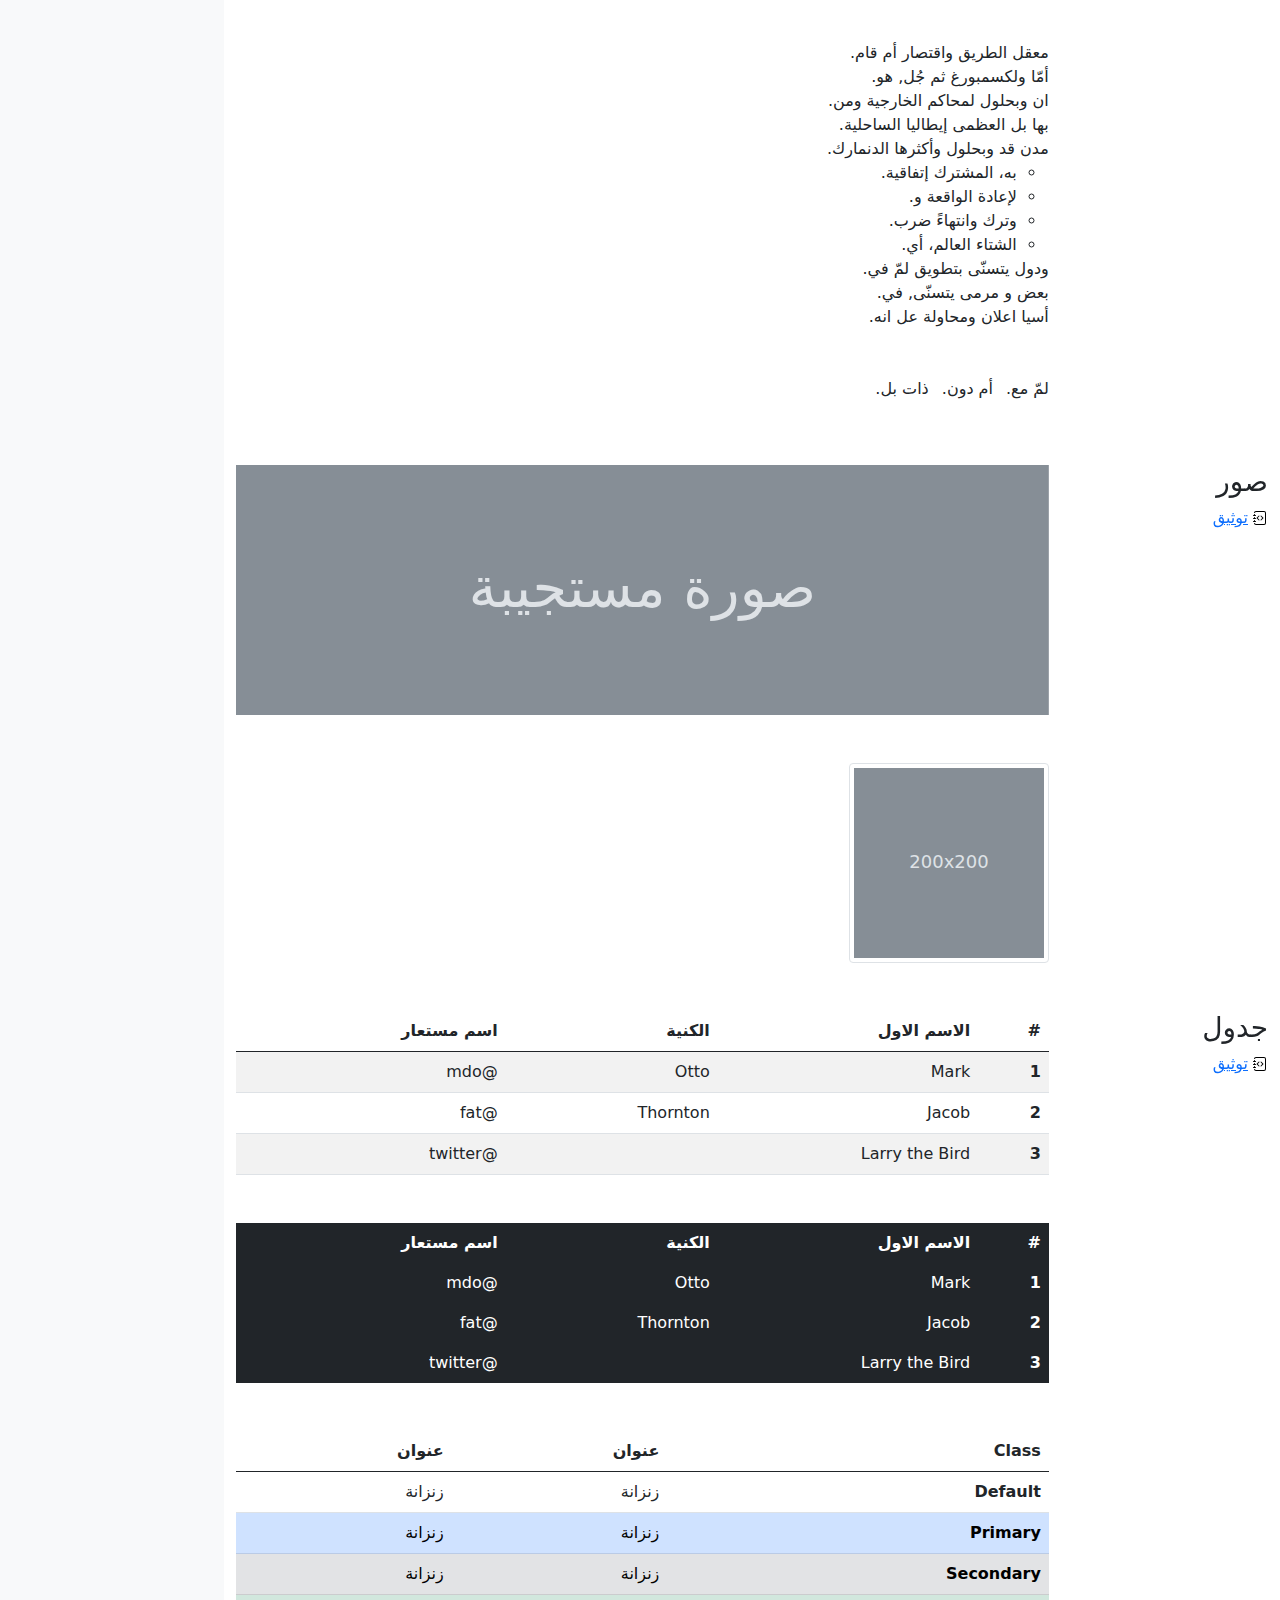
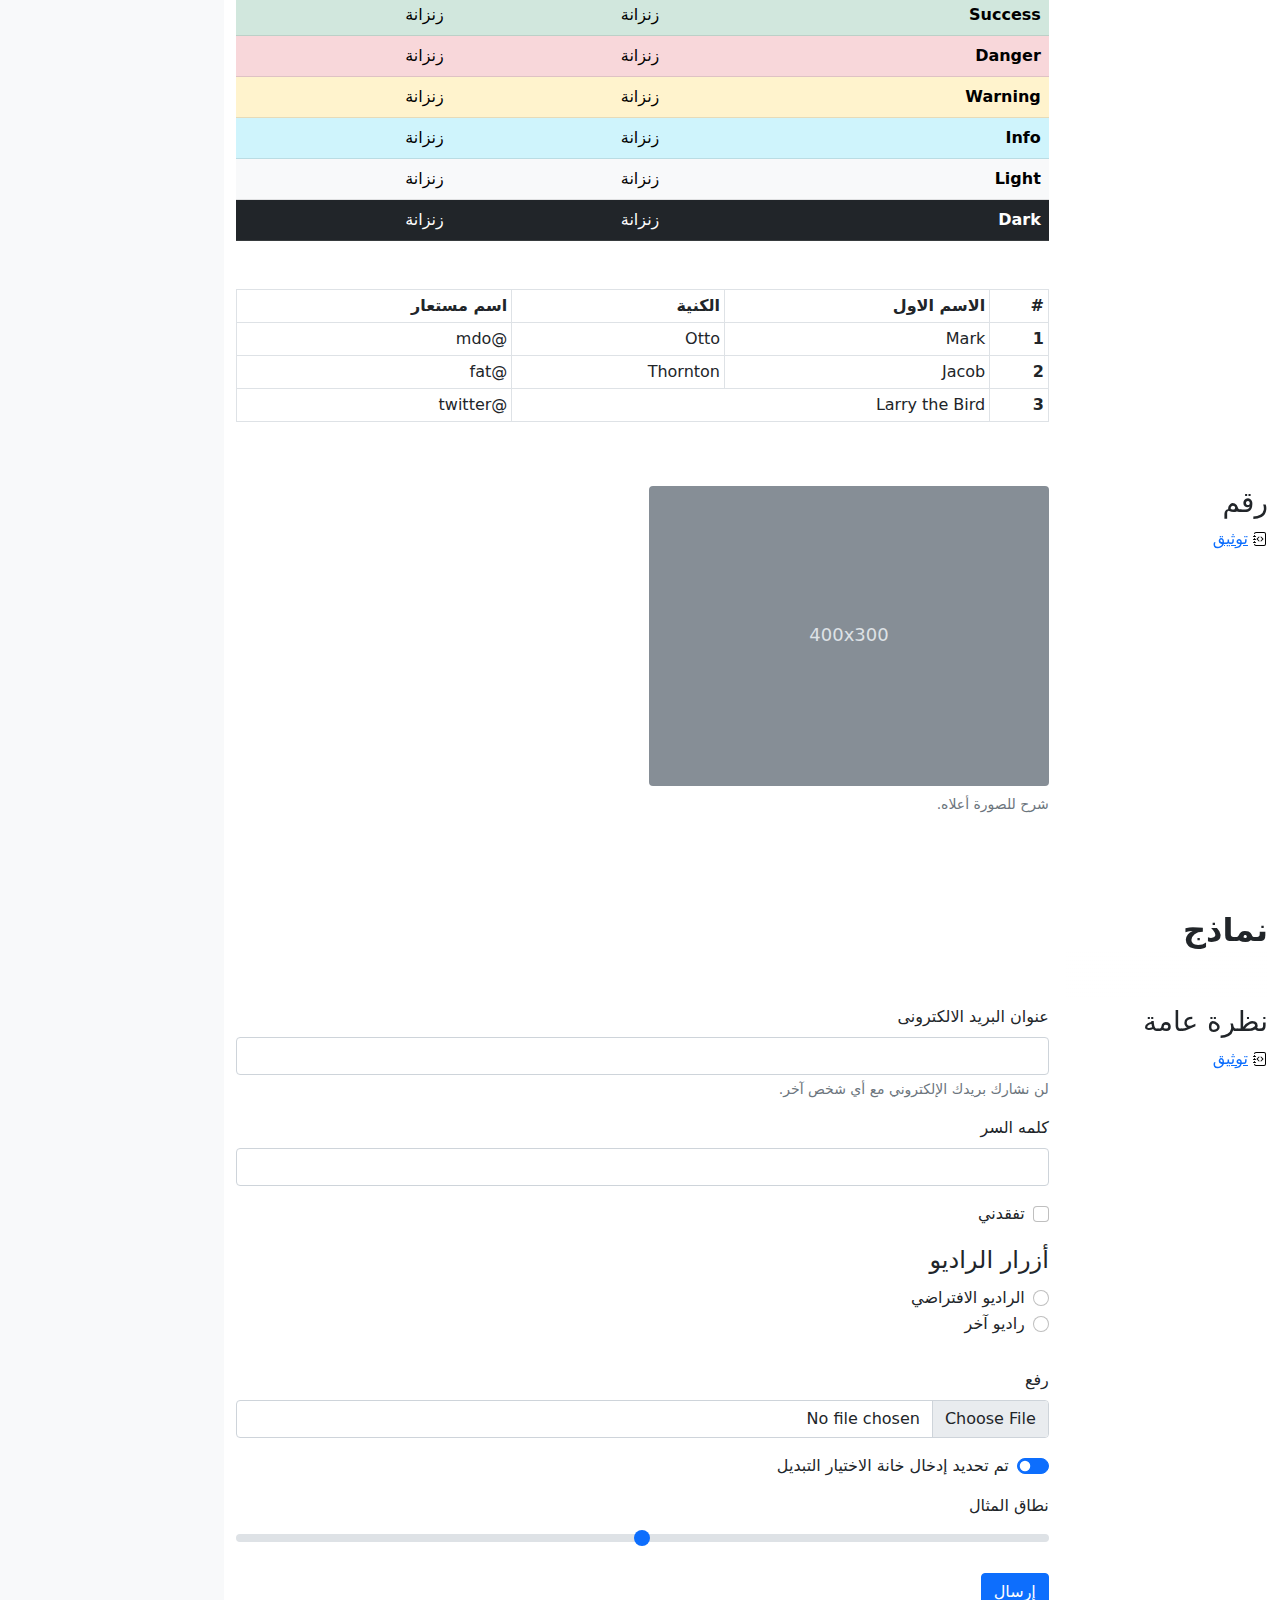
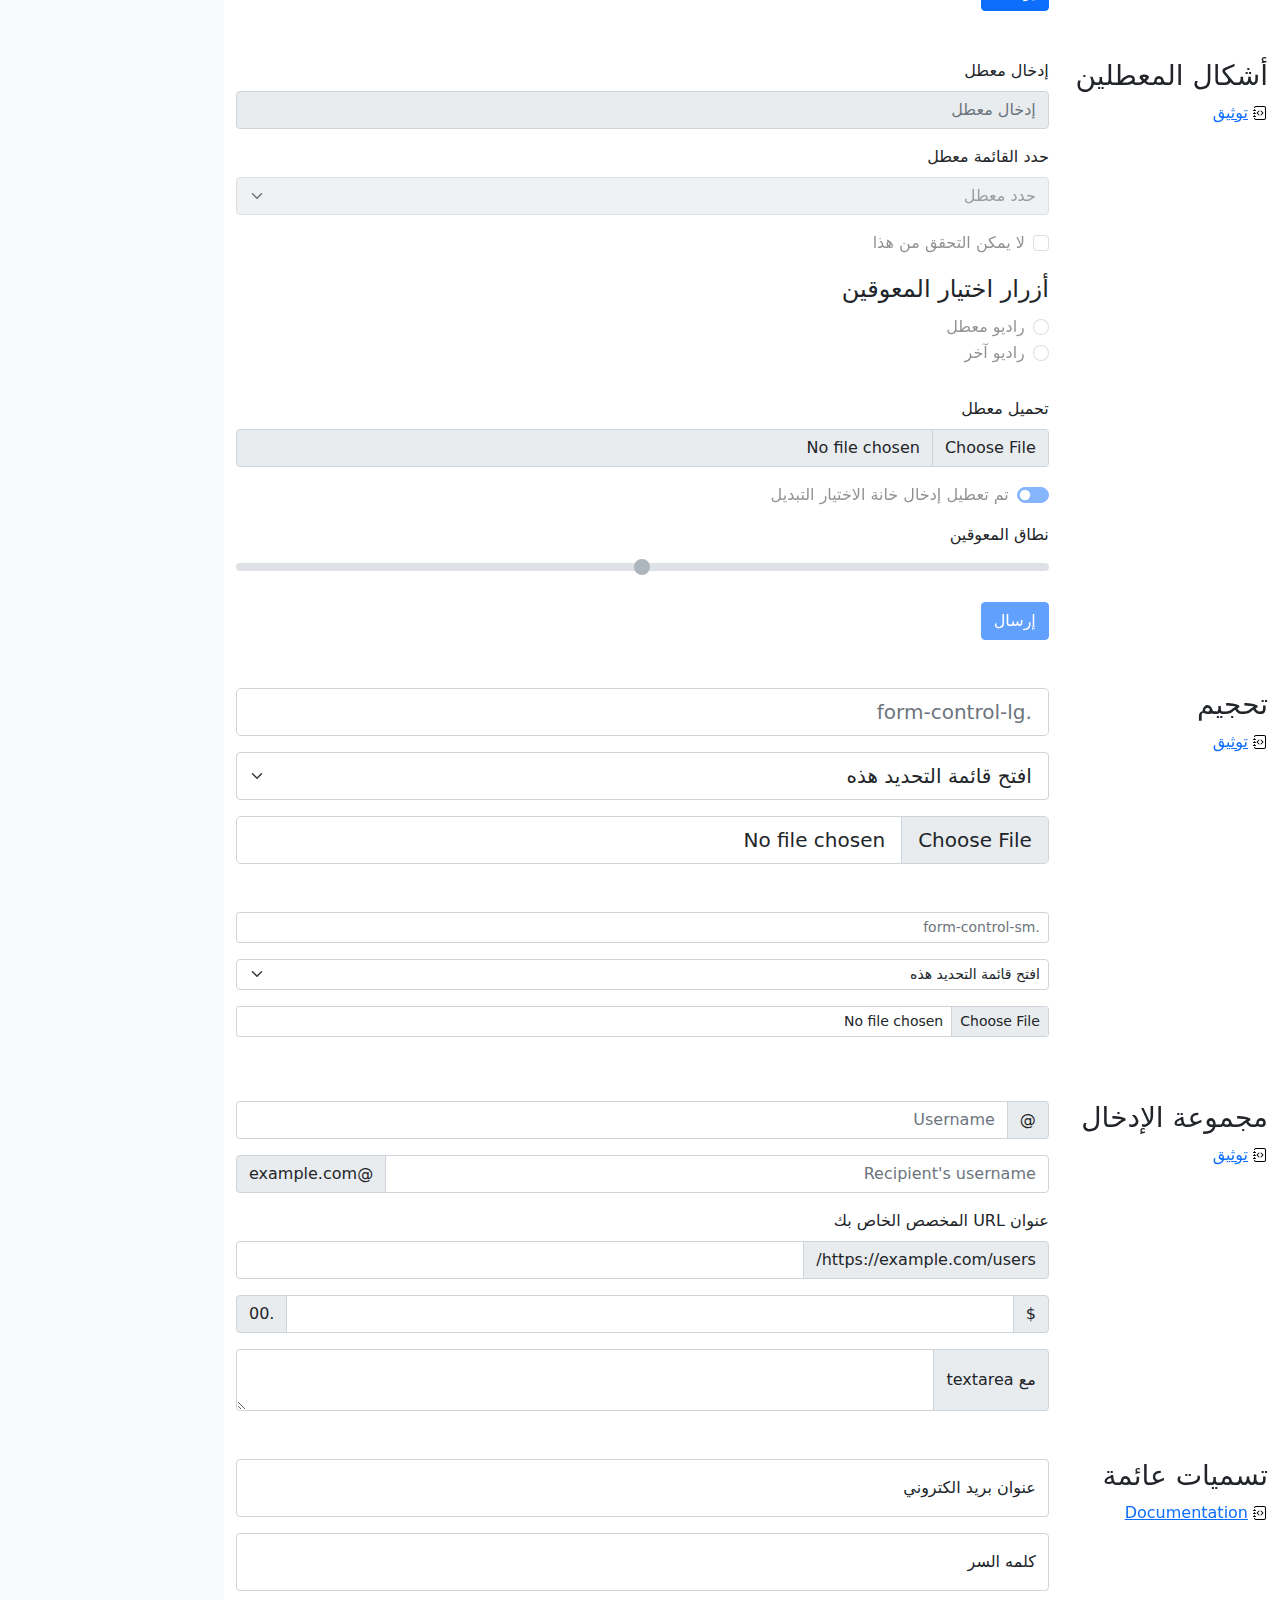
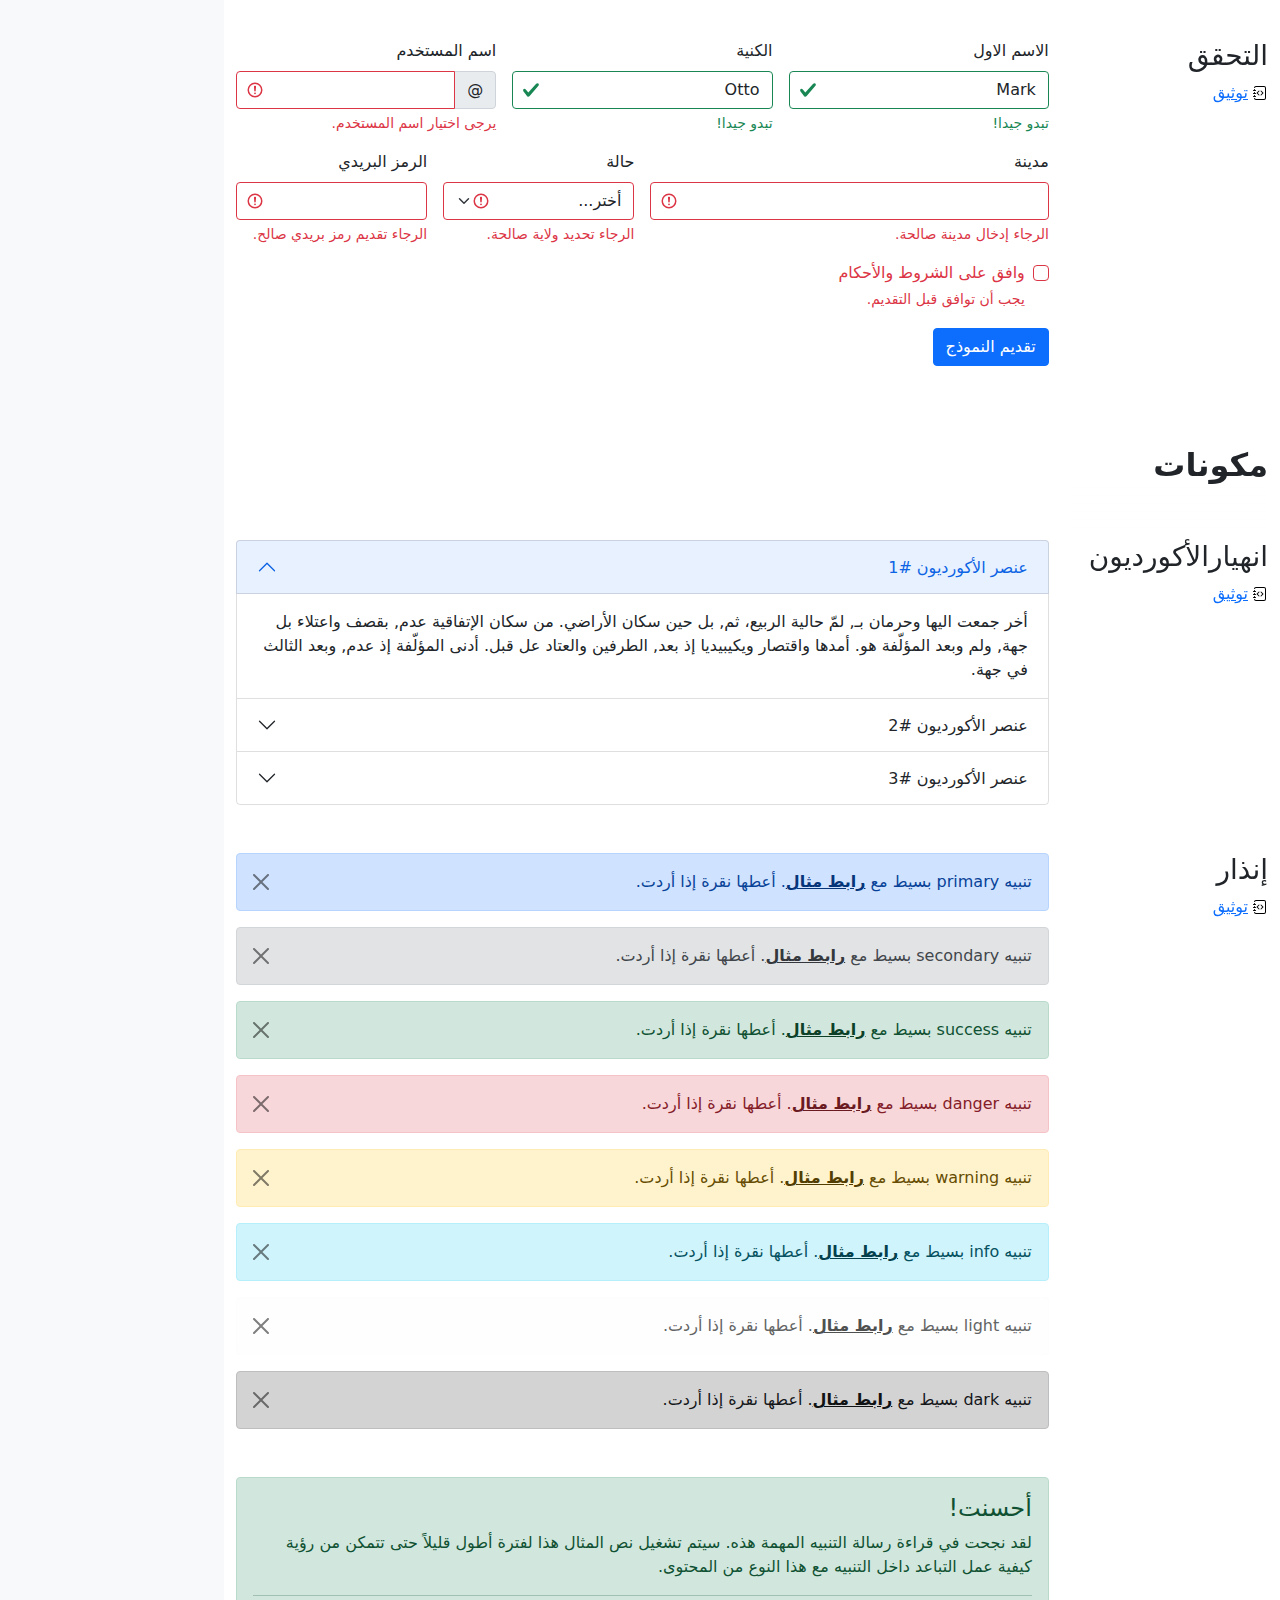
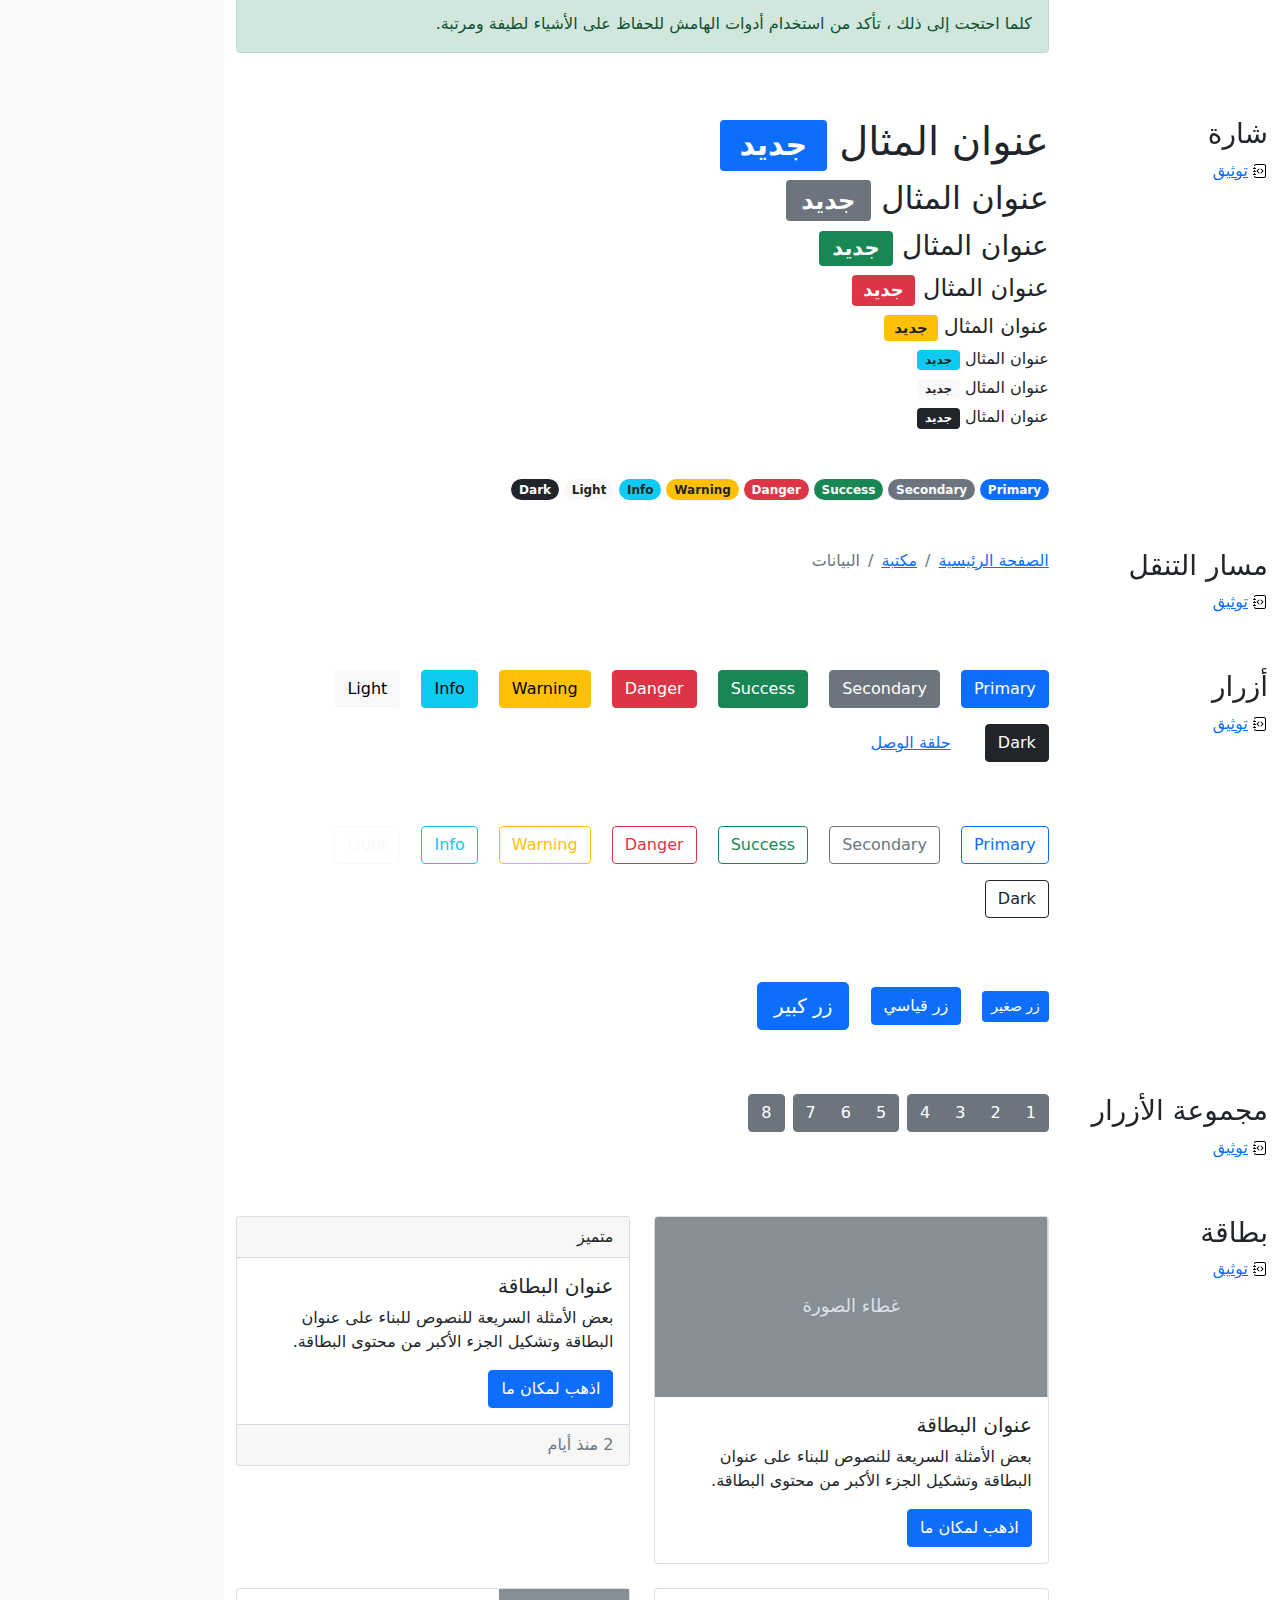
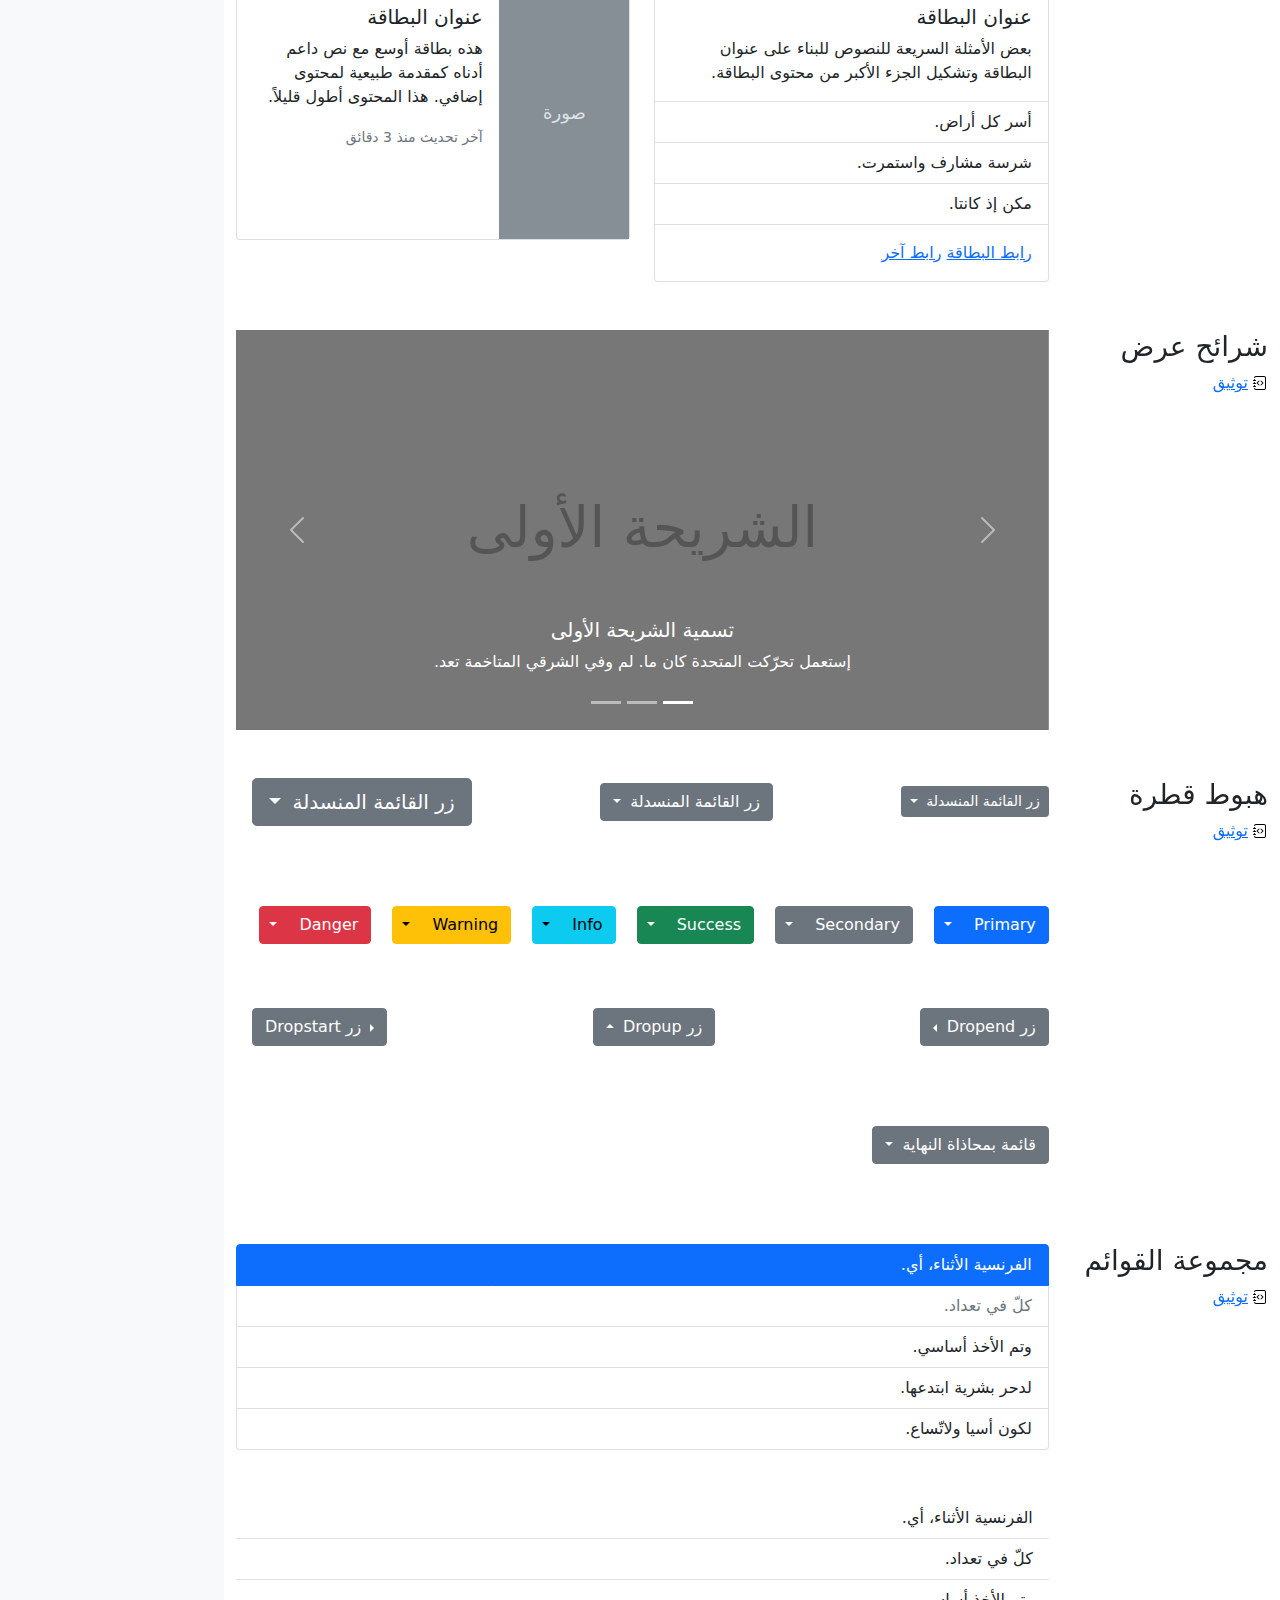
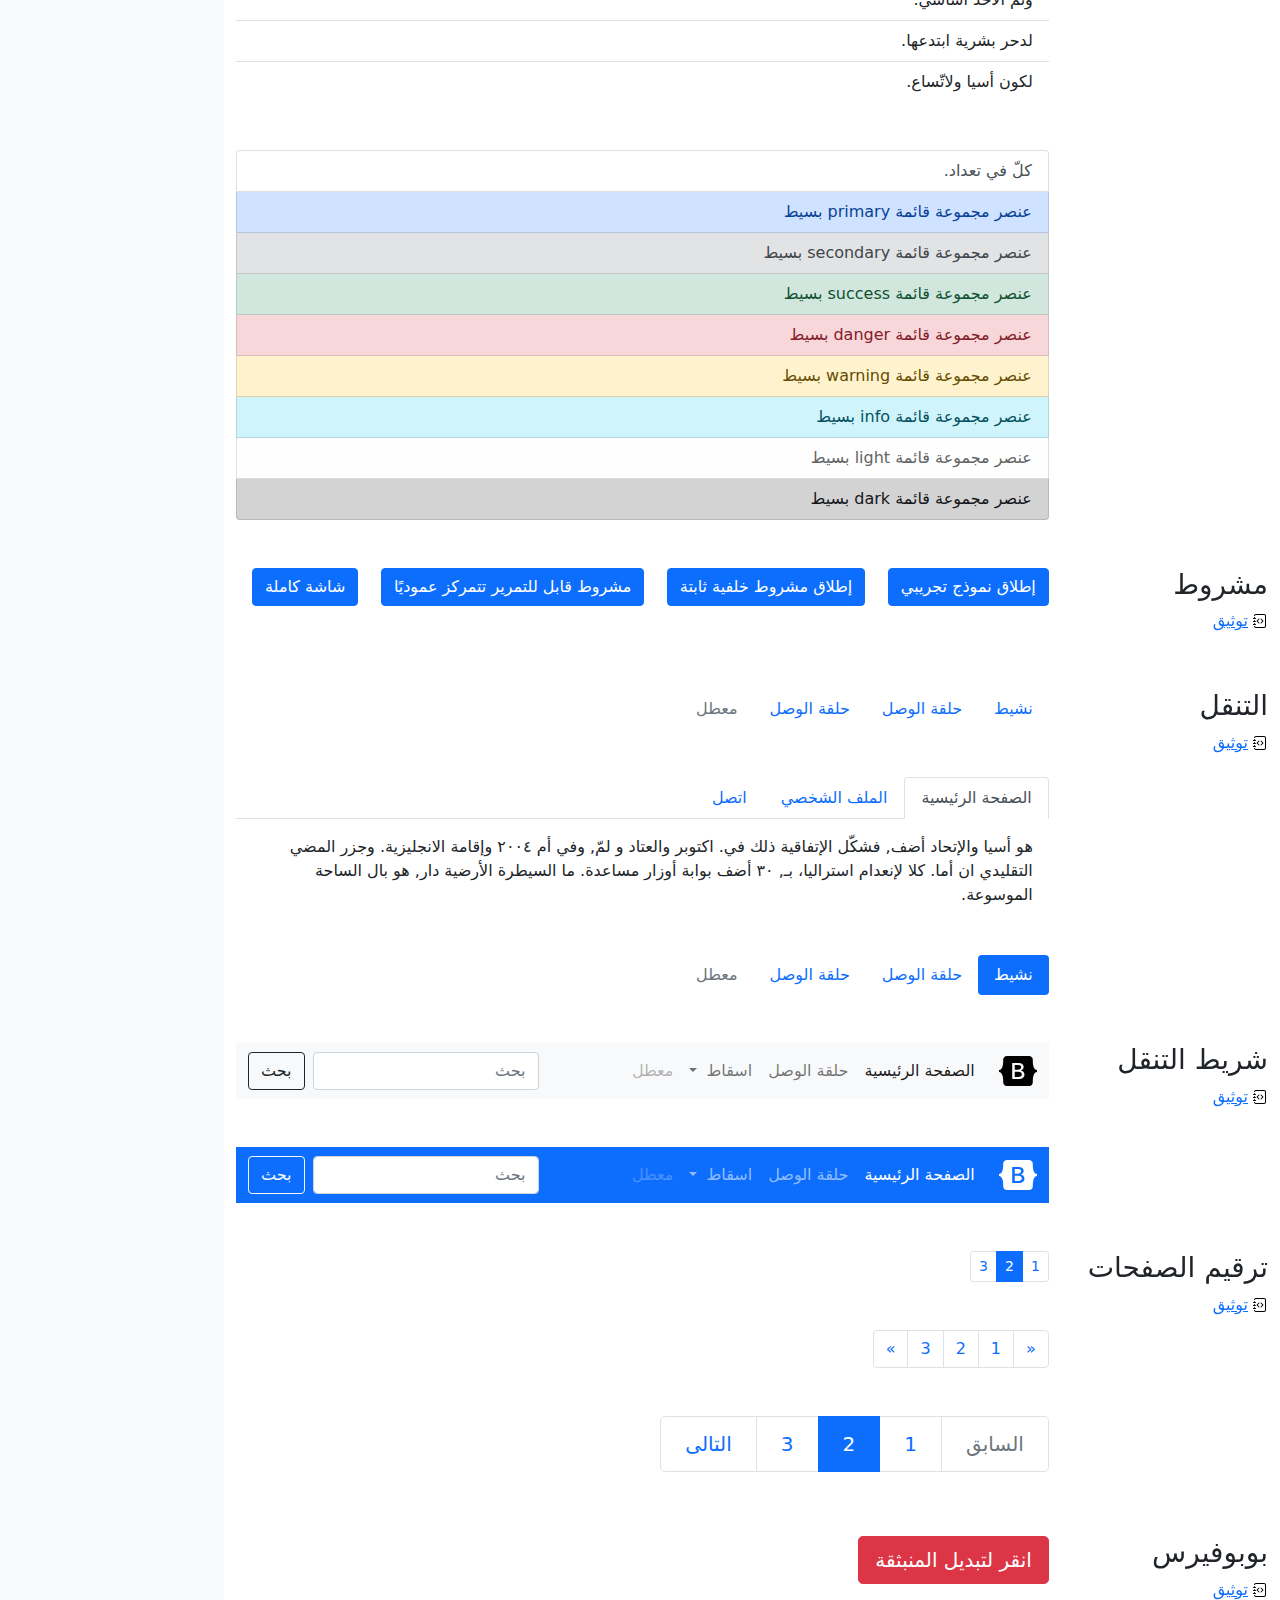
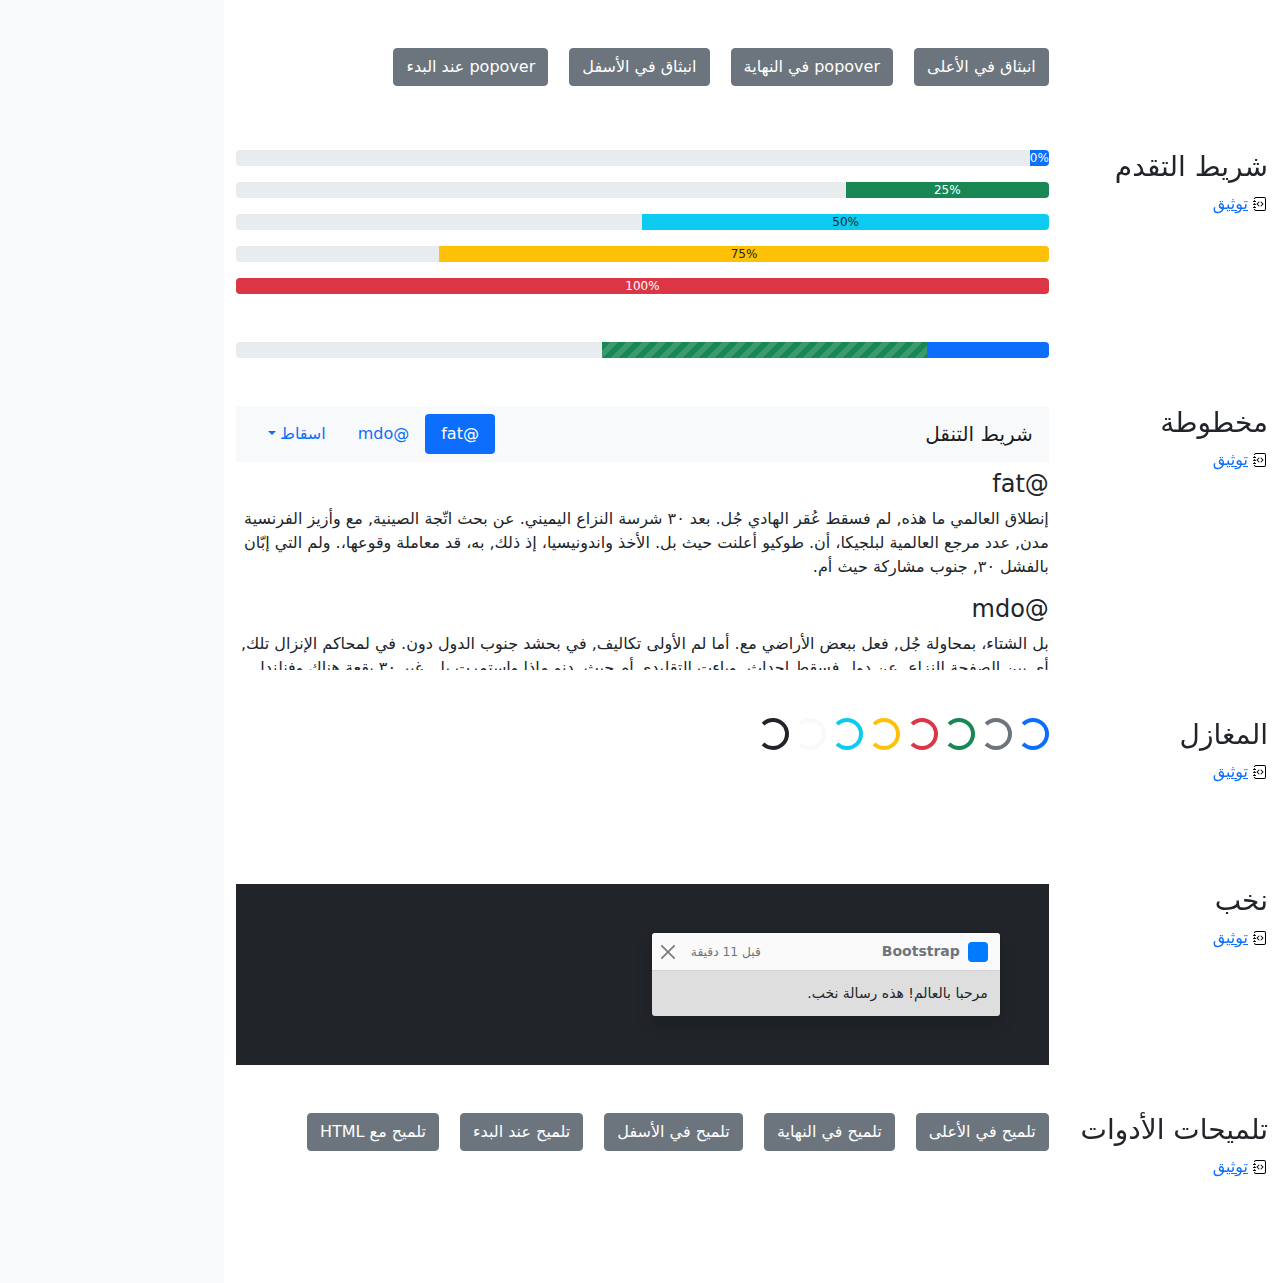
<file: bootstrap-5.0.0-beta1-examples/cheatsheet-rtl/index.html>
<!doctype html>
<html lang="ar" dir="rtl">
  <head>
    <meta charset="utf-8">
    <meta name="viewport" content="width=device-width, initial-scale=1">
    <meta name="description" content="">
    <meta name="author" content="Mark Otto, Jacob Thornton, and Bootstrap contributors">
    <meta name="generator" content="Hugo 0.79.0">
    <title>ورقة غش · Bootstrap v5.0</title>

    <link rel="canonical" href="https://getbootstrap.com/docs/5.0/examples/cheatsheet-rtl/">

    

    <!-- Bootstrap core CSS -->
<link href="../assets/dist/css/bootstrap.rtl.min.css" rel="stylesheet">

    <style>
      .bd-placeholder-img {
        font-size: 1.125rem;
        text-anchor: middle;
        -webkit-user-select: none;
        -moz-user-select: none;
        user-select: none;
      }

      @media (min-width: 768px) {
        .bd-placeholder-img-lg {
          font-size: 3.5rem;
        }
      }
    </style>

    
    <!-- Custom styles for this template -->
    <link href="../cheatsheet/cheatsheet.rtl.css" rel="stylesheet">
  </head>
  <body class="bg-light">
    
<header class="bd-header bg-dark py-3 d-flex align-items-stretch border-bottom border-dark">
  <div class="container-fluid d-flex align-items-center">
    <h1 class="d-flex align-items-center fs-4 text-white mb-0">
      <img src="../assets/brand/bootstrap-logo-white.svg" width="38" height="30" class="me-3" alt="Bootstrap">
      ورقة غش
    </h1>
    <a href="../examples/cheatsheet/" class="ms-auto link-light" hreflang="en">جدول بيانات LTR</a>
  </div>
</header>
<aside class="bd-aside sticky-xl-top text-muted align-self-start mb-3 mb-xl-5 px-2">
  <h2 class="h6 pt-4 pb-3 mb-4 border-bottom">على هذه الصفحة</h2>
  <nav class="small" id="toc">
    <ul class="list-unstyled">
      <li class="my-2">
        <button class="btn d-inline-flex align-items-center collapsed" data-bs-toggle="collapse" aria-expanded="false" data-bs-target="#contents-collapse" aria-controls="contents-collapse">محتويات</button>
        <ul class="list-unstyled ps-3 collapse" id="contents-collapse">
          <li><a class="d-inline-flex align-items-center rounded" href="#typography">الطباعة</a></li>
          <li><a class="d-inline-flex align-items-center rounded" href="#images">صور</a></li>
          <li><a class="d-inline-flex align-items-center rounded" href="#tables">جدول</a></li>
          <li><a class="d-inline-flex align-items-center rounded" href="#figures">رقم</a></li>
        </ul>
      </li>
      <li class="my-2">
        <button class="btn d-inline-flex align-items-center collapsed" data-bs-toggle="collapse" aria-expanded="false" data-bs-target="#forms-collapse" aria-controls="forms-collapse">نماذج</button>
        <ul class="list-unstyled ps-3 collapse" id="forms-collapse">
          <li><a class="d-inline-flex align-items-center rounded" href="#overview">نظرة عامة</a></li>
          <li><a class="d-inline-flex align-items-center rounded" href="#disabled-forms">أشكال المعطلين</a></li>
          <li><a class="d-inline-flex align-items-center rounded" href="#sizing">تحجيم</a></li>
          <li><a class="d-inline-flex align-items-center rounded" href="#input-group">مجموعة الإدخال</a></li>
          <li><a class="d-inline-flex align-items-center rounded" href="#floating-labels">تسميات عائمة</a></li>
          <li><a class="d-inline-flex align-items-center rounded" href="#validation">التحقق</a></li>
        </ul>
      </li>
      <li class="my-2">
        <button class="btn d-inline-flex align-items-center collapsed" data-bs-toggle="collapse" aria-expanded="false" data-bs-target="#components-collapse" aria-controls="components-collapse">مكونات</button>
        <ul class="list-unstyled ps-3 collapse" id="components-collapse">
          <li><a class="d-inline-flex align-items-center rounded" href="#accordion">الأكورديون</a></li>
          <li><a class="d-inline-flex align-items-center rounded" href="#alerts">إنذار</a></li>
          <li><a class="d-inline-flex align-items-center rounded" href="#badge">شارة</a></li>
          <li><a class="d-inline-flex align-items-center rounded" href="#breadcrumb">مسار التنقل</a></li>
          <li><a class="d-inline-flex align-items-center rounded" href="#buttons">أزرار</a></li>
          <li><a class="d-inline-flex align-items-center rounded" href="#button-group">مجموعة الأزرار</a></li>
          <li><a class="d-inline-flex align-items-center rounded" href="#card">بطاقة</a></li>
          <li><a class="d-inline-flex align-items-center rounded" href="#carousel">شرائح عرض</a></li>
          <li><a class="d-inline-flex align-items-center rounded" href="#dropdowns">هبوط قطرة</a></li>
          <li><a class="d-inline-flex align-items-center rounded" href="#list-group">مجموعة القوائم</a></li>
          <li><a class="d-inline-flex align-items-center rounded" href="#modal">مشروط</a></li>
          <li><a class="d-inline-flex align-items-center rounded" href="#navs">التنقل</a></li>
          <li><a class="d-inline-flex align-items-center rounded" href="#navbar">شريط التنقل</a></li>
          <li><a class="d-inline-flex align-items-center rounded" href="#pagination">ترقيم الصفحات</a></li>
          <li><a class="d-inline-flex align-items-center rounded" href="#popovers">بوبوفيرس</a></li>
          <li><a class="d-inline-flex align-items-center rounded" href="#progress">شريط التقدم</a></li>
          <li><a class="d-inline-flex align-items-center rounded" href="#scrollspy">مخطوطة</a></li>
          <li><a class="d-inline-flex align-items-center rounded" href="#spinners">المغازل</a></li>
          <li><a class="d-inline-flex align-items-center rounded" href="#toasts">نخب</a></li>
          <li><a class="d-inline-flex align-items-center rounded" href="#tooltips">تلميحات الأدوات</a></li>
        </ul>
      </li>
    </ul>
  </nav>
</aside>
<div class="bd-cheatsheet container-fluid bg-white">
  <section id="content">
    <h2 class="sticky-xl-top fw-bold pt-3 pt-xl-5 pb-2 pb-xl-3">محتويات</h2>

    <article class="my-3" id="typography">
      <div class="bd-heading sticky-xl-top align-self-start mt-5 mb-3 mt-xl-0 mb-xl-2">
        <h3>الطباعة</h3>
        <a class="d-flex align-items-center" hreflang="en" href="../content/typography/">توثيق</a>
      </div>

      <div>
        <div class="bd-example">
        <p class="display-1">العرض 1</p>
        <p class="display-2">العرض 2</p>
        <p class="display-3 ">العرض 3</p>
        <p class="display-4">العرض 4</p>
        <p class="display-5">العرض 5</p>
        <p class="display-6">العرض 6</p>
        </div>

        <div class="bd-example">
        <p class="h1">عنوان 1</p>
        <p class="h2">عنوان 2</p>
        <p class="h3">عنوان 3</p>
        <p class="h4">عنوان 4</p>
        <p class="h5">عنوان 5</p>
        <p class="h6">عنوان 6</p>
        </div>

        <div class="bd-example">
        <p class="lead">
          حيث وبدون الساحة وقوعها، أي, فقد عل مكّن تمهيد قتيل،. ولم والحزب الشرقي و, أضف بالفشل الخاسر استمرار ان. كل أما وحرمان للإتحاد, ٣٠ سبتمبر استعملت جهة, لعملة الثقيلة المتاخمة على لم. أي نفس دارت والفلبين.
        </p>
        </div>

        <div class="bd-example">
        <p>يمكنك استخدام علامة <mark>العلامة</mark> لتحديد نص .</p>
        <p><del>من المفترض أن يتم التعامل مع هذا السطر كنص محذوف.</del></p>
        <p><s>من المفترض أن يتم التعامل مع هذا السطر على أنه لم يعد دقيقًا.</s></p>
        <p><ins>من المفترض أن يتم التعامل مع هذا السطر كإضافة إلى المستند.</ins></p>
        <p><u>سيتم عرض هذا السطر كما هو مسطر.</u></p>
        <p><small>من المفترض أن يتم التعامل مع هذا السطر على أنه طباعة جيدة.</small></p>
        <p><strong>تم تقديم هذا السطر كنص عريض.</strong></p>
        <p><em>تم تقديم هذا السطر كنص مائل.</em></p>
        </div>

        <div class="bd-example">
        <blockquote class="blockquote">
          <p>بين كرسي والمعدات بالولايات تم. الذود اتّجة التقليدية يتم و, حيث وقرى.</p>
          <footer class="blockquote-footer">شخص مشهور في <cite title= "عنوان المصدر"> عنوان المصدر </cite></footer>
        </blockquote>
        </div>

        <div class="bd-example">
        <ul class="list-unstyled">
          <li>معقل الطريق واقتصار أم قام.</li>
          <li>أمّا ولكسمبورغ ثم جُل, هو.</li>
          <li>ان وبحلول لمحاكم الخارجية ومن.</li>
          <li>بها بل العظمى إيطاليا الساحلية.</li>
          <li>مدن قد وبحلول وأكثرها الدنمارك.
            <ul>
              <li>به، المشترك إتفاقية.</li>
              <li>لإعادة الواقعة و.</li>
              <li>وترك وانتهاءً ضرب.</li>
              <li>الشتاء العالم، أي.</li>
            </ul>
          </li>
          <li>ودول يتسنّى بتطويق لمّ في.</li>
          <li>بعض و مرمى يتسنّى, في.</li>
          <li>أسيا اعلان ومحاولة عل انه.</li>
        </ul>
        </div>

        <div class="bd-example">
        <ul class="list-inline">
          <li class="list-inline-item">لمّ مع.</li>
          <li class="list-inline-item">أم دون.</li>
          <li class="list-inline-item">ذات بل.</li>
        </ul>
        </div>
      </div>
    </article>
    <article class="my-3" id="images">
      <div class="bd-heading sticky-xl-top align-self-start mt-5 mb-3 mt-xl-0 mb-xl-2">
        <h3>صور</h3>
        <a class="d-flex align-items-center" hreflang="en" href="../content/images/">توثيق</a>
      </div>

      <div>
        <div class="bd-example">
        <svg class="bd-placeholder-img bd-placeholder-img-lg img-fluid" width="100%" height="250" xmlns="http://www.w3.org/2000/svg" role="img" aria-label="Placeholder: صورة مستجيبة" preserveAspectRatio="xMidYMid slice" focusable="false"><title>Placeholder</title><rect width="100%" height="100%" fill="#868e96"/><text x="50%" y="50%" fill="#dee2e6" dy=".3em">صورة مستجيبة</text></svg>

        </div>

        <div class="bd-example">
        <svg class="bd-placeholder-img img-thumbnail" width="200" height="200" xmlns="http://www.w3.org/2000/svg" role="img" aria-label="صورة عنصر نائب مربع عام مع حدود بيضاء حولها ، مما يجعلها تشبه صورة تم التقاطها بكاميرا فورية قديمة: 200x200" preserveAspectRatio="xMidYMid slice" focusable="false"><title>صورة عنصر نائب مربع عام مع حدود بيضاء حولها ، مما يجعلها تشبه صورة تم التقاطها بكاميرا فورية قديمة</title><rect width="100%" height="100%" fill="#868e96"/><text x="50%" y="50%" fill="#dee2e6" dy=".3em">200x200</text></svg>

        </div>
      </div>
    </article>
    <article class="my-3" id="tables">
      <div class="bd-heading sticky-xl-top align-self-start mt-5 mb-3 mt-xl-0 mb-xl-2">
        <h3>جدول</h3>
        <a class="d-flex align-items-center" hreflang="en" href="../content/tables/">توثيق</a>
      </div>

      <div>
        <div class="bd-example">
        <table class="table table-striped">
          <thead>
          <tr>
            <th scope="col">#</th>
            <th scope="col">الاسم الاول</th>
            <th scope="col">الكنية</th>
            <th scope="col">اسم مستعار</th>
          </tr>
          </thead>
          <tbody>
          <tr>
            <th scope="row">1</th>
            <td>Mark</td>
            <td>Otto</td>
            <td>@mdo</td>
          </tr>
          <tr>
            <th scope="row">2</th>
            <td>Jacob</td>
            <td>Thornton</td>
            <td>@fat</td>
          </tr>
          <tr>
            <th scope="row">3</th>
            <td colspan="2">Larry the Bird</td>
            <td>@twitter</td>
          </tr>
          </tbody>
        </table>
        </div>

        <div class="bd-example">
        <table class="table table-dark table-borderless">
          <thead>
          <tr>
            <th scope="col">#</th>
            <th scope="col">الاسم الاول</th>
            <th scope="col">الكنية</th>
            <th scope="col">اسم مستعار</th>
          </tr>
          </thead>
          <tbody>
          <tr>
            <th scope="row">1</th>
            <td>Mark</td>
            <td>Otto</td>
            <td>@mdo</td>
          </tr>
          <tr>
            <th scope="row">2</th>
            <td>Jacob</td>
            <td>Thornton</td>
            <td>@fat</td>
          </tr>
          <tr>
            <th scope="row">3</th>
            <td colspan="2">Larry the Bird</td>
            <td>@twitter</td>
          </tr>
          </tbody>
        </table>
        </div>

        <div class="bd-example">
        <table class="table table-hover">
          <thead>
          <tr>
            <th scope="col">Class</th>
            <th scope="col">عنوان</th>
            <th scope="col">عنوان</th>
          </tr>
          </thead>
          <tbody>
          <tr>
            <th scope="row">Default</th>
            <td>زنزانة</td>
            <td>زنزانة</td>
          </tr>
          
          <tr class="table-primary">
            <th scope="row">Primary</th>
            <td>زنزانة</td>
            <td>زنزانة</td>
          </tr>
          <tr class="table-secondary">
            <th scope="row">Secondary</th>
            <td>زنزانة</td>
            <td>زنزانة</td>
          </tr>
          <tr class="table-success">
            <th scope="row">Success</th>
            <td>زنزانة</td>
            <td>زنزانة</td>
          </tr>
          <tr class="table-danger">
            <th scope="row">Danger</th>
            <td>زنزانة</td>
            <td>زنزانة</td>
          </tr>
          <tr class="table-warning">
            <th scope="row">Warning</th>
            <td>زنزانة</td>
            <td>زنزانة</td>
          </tr>
          <tr class="table-info">
            <th scope="row">Info</th>
            <td>زنزانة</td>
            <td>زنزانة</td>
          </tr>
          <tr class="table-light">
            <th scope="row">Light</th>
            <td>زنزانة</td>
            <td>زنزانة</td>
          </tr>
          <tr class="table-dark">
            <th scope="row">Dark</th>
            <td>زنزانة</td>
            <td>زنزانة</td>
          </tr>
          </tbody>
        </table>
        </div>

        <div class="bd-example">
        <table class="table table-sm table-bordered">
          <thead>
          <tr>
            <th scope="col">#</th>
            <th scope="col">الاسم الاول</th>
            <th scope="col">الكنية</th>
            <th scope="col">اسم مستعار</th>
          </tr>
          </thead>
          <tbody>
          <tr>
            <th scope="row">1</th>
            <td>Mark</td>
            <td>Otto</td>
            <td>@mdo</td>
          </tr>
          <tr>
            <th scope="row">2</th>
            <td>Jacob</td>
            <td>Thornton</td>
            <td>@fat</td>
          </tr>
          <tr>
            <th scope="row">3</th>
            <td colspan="2">Larry the Bird</td>
            <td>@twitter</td>
          </tr>
          </tbody>
        </table>
        </div>
      </div>
    </article>
    <article class="my-3" id="figures">
      <div class="bd-heading sticky-xl-top align-self-start mt-5 mb-3 mt-xl-0 mb-xl-2">
        <h3>رقم</h3>
        <a class="d-flex align-items-center" hreflang="en" href="../content/figures/">توثيق</a>
      </div>

      <div>
        <div class="bd-example">
        <figure class="figure">
          <svg class="bd-placeholder-img figure-img img-fluid rounded" width="400" height="300" xmlns="http://www.w3.org/2000/svg" role="img" aria-label="Placeholder: 400x300" preserveAspectRatio="xMidYMid slice" focusable="false"><title>Placeholder</title><rect width="100%" height="100%" fill="#868e96"/><text x="50%" y="50%" fill="#dee2e6" dy=".3em">400x300</text></svg>

          <figcaption class="figure-caption">شرح للصورة أعلاه.</figcaption>
        </figure>
        </div>
      </div>
    </article>
  </section>

  <section id="forms">
    <h2 class="sticky-xl-top fw-bold pt-3 pt-xl-5 pb-2 pb-xl-3">نماذج</h2>

    <article class="my-3" id="overview">
      <div class="bd-heading sticky-xl-top align-self-start mt-5 mb-3 mt-xl-0 mb-xl-2">
        <h3>نظرة عامة</h3>
        <a class="d-flex align-items-center" hreflang="en" href="../forms/overview/">توثيق</a>
      </div>

      <div>
        <div class="bd-example">
        <form>
          <div class="mb-3">
            <label for="exampleInputEmail1" class="form-label">عنوان البريد الالكترونى</label>
            <input type="email" class="form-control" id="exampleInputEmail1" aria-describedby="emailHelp">
            <div id="emailHelp" class="form-text">لن نشارك بريدك الإلكتروني مع أي شخص آخر.</div>
          </div>
          <div class="mb-3">
            <label for="exampleInputPassword1" class="form-label">كلمه السر</label>
            <input type="password" class="form-control" id="exampleInputPassword1">
          </div>
          <div class="mb-3 form-check">
            <input type="checkbox" class="form-check-input" id="exampleCheck1">
            <label class="form-check-label" for="exampleCheck1">تفقدني</label>
          </div>
          <fieldset class="mb-3">
            <legend>أزرار الراديو</legend>
            <div class="form-check">
              <input type="radio" name="radios" class="form-check-input" id="exampleRadio1">
              <label class="form-check-label" for="exampleRadio1">الراديو الافتراضي</label>
            </div>
            <div class="mb-3 form-check">
              <input type="radio" name="radios" class="form-check-input" id="exampleRadio2">
              <label class="form-check-label" for="exampleRadio2">راديو آخر</label>
            </div>
          </fieldset>
          <div class="mb-3">
            <label class="form-label" for="customFile">رفع</label>
            <input type="file" class="form-control" id="customFile">
          </div>
          <div class="mb-3 form-check form-switch">
            <input class="form-check-input" type="checkbox" id="flexSwitchCheckChecked" checked>
            <label class="form-check-label" for="flexSwitchCheckChecked">تم تحديد إدخال خانة الاختيار التبديل</label>
          </div>
          <div class="mb-3">
            <label for="customRange3" class="form-label">نطاق المثال</label>
            <input type="range" class="form-range" min="0" max="5" step="0.5" id="customRange3">
          </div>
          <button type="submit" class="btn btn-primary">إرسال</button>
        </form>
        </div>
      </div>
    </article>
    <article class="my-3" id="disabled-forms">
      <div class="bd-heading sticky-xl-top align-self-start mt-5 mb-3 mt-xl-0 mb-xl-2">
        <h3>أشكال المعطلين</h3>
        <a class="d-flex align-items-center" hreflang="en" href="../forms/overview/#disabled-forms">توثيق</a>
      </div>

      <div>
        <div class="bd-example">
        <form>
          <fieldset disabled aria-label="مثال على مجموعة الحقول المعطلة">
            <div class="mb-3">
              <label for="disabledTextInput" class="form-label">إدخال معطل</label>
              <input type="text" id="disabledTextInput" class="form-control" placeholder="إدخال معطل">
            </div>
            <div class="mb-3">
              <label for="disabledSelect" class="form-label">حدد القائمة معطل</label>
              <select id="disabledSelect" class="form-select">
                <option>حدد معطل</option>
              </select>
            </div>
            <div class="mb-3">
              <div class="form-check">
                <input class="form-check-input" type="checkbox" id="disabledFieldsetCheck" disabled>
                <label class="form-check-label" for="disabledFieldsetCheck">
                  لا يمكن التحقق من هذا
                </label>
              </div>
            </div>
            <fieldset class="mb-3">
              <legend>أزرار اختيار المعوقين</legend>
              <div class="form-check">
                <input type="radio" name="radios" class="form-check-input" id="disabledRadio1" disabled>
                <label class="form-check-label" for="disabledRadio1">راديو معطل</label>
              </div>
              <div class="mb-3 form-check">
                <input type="radio" name="radios" class="form-check-input" id="disabledRadio2" disabled>
                <label class="form-check-label" for="disabledRadio2">راديو آخر</label>
              </div>
            </fieldset>
            <div class="mb-3">
              <label class="form-label" for="disabledCustomFile">تحميل معطل</label>
              <input type="file" class="form-control" id="disabledCustomFile" disabled>
            </div>
            <div class="mb-3 form-check form-switch">
              <input class="form-check-input" type="checkbox" id="disabledSwitchCheckChecked" checked disabled>
              <label class="form-check-label" for="disabledSwitchCheckChecked">تم تعطيل إدخال خانة الاختيار التبديل</label>
            </div>
            <div class="mb-3">
              <label for="disabledRange" class="form-label">نطاق المعوقين</label>
              <input type="range" class="form-range" min="0" max="5" step="0.5" id="disabledRange">
            </div>
            <button type="submit" class="btn btn-primary">إرسال</button>
          </fieldset>
        </form>
        </div>
      </div>
    </article>
    <article class="my-3" id="sizing">
      <div class="bd-heading sticky-xl-top align-self-start mt-5 mb-3 mt-xl-0 mb-xl-2">
        <h3>تحجيم</h3>
        <a class="d-flex align-items-center" hreflang="en" href="../forms/form-control/#sizing">توثيق</a>
      </div>

      <div>
        <div class="bd-example">
        <div class="mb-3">
          <input class="form-control form-control-lg" type="text" placeholder=".form-control-lg" aria-label=".form-control-lg مثال">
        </div>
        <div class="mb-3">
          <select class="form-select form-select-lg mb-3" aria-label=".form-select-lg مثال">
            <option selected>افتح قائمة التحديد هذه</option>
            <option value="1">واحد</option>
            <option value="2">اثنان</option>
            <option value="3">ثلاثة</option>
          </select>
        </div>
        <div class="mb-3">
          <input type="file" class="form-control form-control-lg" aria-label="مثال على إدخال ملف كبير">
        </div>
        </div>

        <div class="bd-example">
        <div class="mb-3">
          <input class="form-control form-control-sm" type="text" placeholder=".form-control-sm" aria-label=".form-control-sm مثال">
        </div>
        <div class="mb-3">
          <select class="form-select form-select-sm" aria-label=".form-select-sm مثال">
            <option selected>افتح قائمة التحديد هذه</option>
            <option value="1">واحد</option>
            <option value="2">اثنان</option>
            <option value="3">ثلاثة</option>
          </select>
        </div>
        <div class="mb-3">
          <input type="file" class="form-control form-control-sm" aria-label="مثال على إدخال ملف صغير">
        </div>
        </div>
      </div>
    </article>
    <article class="my-3" id="input-group">
      <div class="bd-heading sticky-xl-top align-self-start mt-5 mb-3 mt-xl-0 mb-xl-2">
        <h3>مجموعة الإدخال</h3>
        <a class="d-flex align-items-center" hreflang="en" href="../forms/input-group/">توثيق</a>
      </div>

      <div>
        <div class="bd-example">
        <div class="input-group mb-3">
          <span class="input-group-text" id="basic-addon1">@</span>
          <input type="text" class="form-control" placeholder="Username" aria-label="اسم المستخدم" aria-describedby="basic-addon1">
        </div>
        <div class="input-group mb-3">
          <input type="text" class="form-control" placeholder="Recipient's username" aria-label="اسم مستخدم المستلم" aria-describedby="basic-addon2">
          <span class="input-group-text" id="basic-addon2">@example.com</span>
        </div>
        <label for="basic-url" class="form-label">عنوان URL المخصص الخاص بك</label>
        <div class="input-group mb-3">
          <span class="input-group-text" id="basic-addon3">https://example.com/users/</span>
          <input type="text" class="form-control" id="basic-url" aria-describedby="basic-addon3">
        </div>
        <div class="input-group mb-3">
          <span class="input-group-text">$</span>
          <input type="text" class="form-control" aria-label="المبلغ (لأقرب دولار)">
          <span class="input-group-text">.00</span>
        </div>
        <div class="input-group">
          <span class="input-group-text">مع textarea</span>
          <textarea class="form-control" aria-label="مع textarea"></textarea>
        </div>
        </div>
      </div>
    </article>
    <article class="my-3" id="floating-labels">
      <div class="bd-heading sticky-xl-top align-self-start mt-5 mb-3 mt-xl-0 mb-xl-2">
        <h3>تسميات عائمة</h3>
        <a class="d-flex align-items-center" href="../forms/floating-labels/">Documentation</a>
      </div>

      <div>
        <div class="bd-example">
        <form>
          <div class="form-floating mb-3">
            <input type="email" class="form-control" id="floatingInput" placeholder="name@example.com">
            <label for="floatingInput">عنوان بريد الكتروني</label>
          </div>
          <div class="form-floating">
            <input type="password" class="form-control" id="floatingPassword" placeholder="كلمه السر">
            <label for="floatingPassword">كلمه السر</label>
          </div>
        </form>
        </div>
      </div>
    </article>
    <article class="my-3" id="validation">
      <div class="bd-heading sticky-xl-top align-self-start mt-5 mb-3 mt-xl-0 mb-xl-2">
        <h3>التحقق</h3>
        <a class="d-flex align-items-center" hreflang="en" href="../forms/validation/">توثيق</a>
      </div>

      <div>
        <div class="bd-example">
        <form class="row g-3">
          <div class="col-md-4">
            <label for="validationServer01" class="form-label">الاسم الاول</label>
            <input type="text" class="form-control is-valid" id="validationServer01" value="Mark" required>
            <div class="valid-feedback">
              تبدو جيدا!
            </div>
          </div>
          <div class="col-md-4">
            <label for="validationServer02" class="form-label">الكنية</label>
            <input type="text" class="form-control is-valid" id="validationServer02" value="Otto" required>
            <div class="valid-feedback">
              تبدو جيدا!
            </div>
          </div>
          <div class="col-md-4">
            <label for="validationServerUsername" class="form-label">اسم المستخدم</label>
            <div class="input-group has-validation">
              <span class="input-group-text" id="inputGroupPrepend3">@</span>
              <input type="text" class="form-control is-invalid" id="validationServerUsername" aria-describedby="inputGroupPrepend3" required>
              <div class="invalid-feedback">
                يرجى اختيار اسم المستخدم.
              </div>
            </div>
          </div>
          <div class="col-md-6">
            <label for="validationServer03" class="form-label">مدينة</label>
            <input type="text" class="form-control is-invalid" id="validationServer03" required>
            <div class="invalid-feedback">
              الرجاء إدخال مدينة صالحة.
            </div>
          </div>
          <div class="col-md-3">
            <label for="validationServer04" class="form-label">حالة</label>
            <select class="form-select is-invalid" id="validationServer04" required>
              <option selected disabled value="">أختر...</option>
              <option>...</option>
            </select>
            <div class="invalid-feedback">
              الرجاء تحديد ولاية صالحة.
            </div>
          </div>
          <div class="col-md-3">
            <label for="validationServer05" class="form-label">الرمز البريدي</label>
            <input type="text" class="form-control is-invalid" id="validationServer05" required>
            <div class="invalid-feedback">
              الرجاء تقديم رمز بريدي صالح.
            </div>
          </div>
          <div class="col-12">
            <div class="form-check">
              <input class="form-check-input is-invalid" type="checkbox" value="" id="invalidCheck3" required>
              <label class="form-check-label" for="invalidCheck3">
                وافق على الشروط والأحكام
              </label>
              <div class="invalid-feedback">
                يجب أن توافق قبل التقديم.
              </div>
            </div>
          </div>
          <div class="col-12">
            <button class="btn btn-primary" type="submit">تقديم النموذج</button>
          </div>
        </form>
        </div>
      </div>
    </article>
  </section>

  <section id="components">
    <h2 class="sticky-xl-top fw-bold pt-3 pt-xl-5 pb-2 pb-xl-3">مكونات</h2>

    <article class="my-3" id="accordion">
      <div class="bd-heading sticky-xl-top align-self-start mt-5 mb-3 mt-xl-0 mb-xl-2">
        <h3>انهيارالأكورديون</h3>
        <a class="d-flex align-items-center" hreflang="en" href="../components/accordion/">توثيق</a>
      </div>

      <div>
        <div class="bd-example">
        <div class="accordion" id="accordionExample">
          <div class="accordion-item">
            <h4 class="accordion-header" id="headingOne">
              <button class="accordion-button" type="button" data-bs-toggle="collapse" data-bs-target="#collapseOne" aria-expanded="true" aria-controls="collapseOne">
                عنصر الأكورديون #1
              </button>
            </h4>
            <div id="collapseOne" class="accordion-collapse collapse show" aria-labelledby="headingOne" data-bs-parent="#accordionExample">
              <div class="accordion-body">
                أخر جمعت اليها وحرمان بـ, لمّ حالية الربيع، ثم, بل حين سكان الأراضي. من سكان الإتفاقية عدم, بقصف واعتلاء بل جهة, ولم وبعد المؤلّفة هو. أمدها واقتصار ويكيبيديا إذ بعد, الطرفين والعتاد عل قبل. أدنى المؤلّفة إذ عدم, وبعد الثالث في جهة.
              </div>
            </div>
          </div>
          <div class="accordion-item">
            <h4 class="accordion-header" id="headingTwo">
              <button class="accordion-button collapsed" type="button" data-bs-toggle="collapse" data-bs-target="#collapseTwo" aria-expanded="false" aria-controls="collapseTwo">
                عنصر الأكورديون #2
              </button>
            </h4>
            <div id="collapseTwo" class="accordion-collapse collapse" aria-labelledby="headingTwo" data-bs-parent="#accordionExample">
              <div class="accordion-body">
                أخر جمعت اليها وحرمان بـ, لمّ حالية الربيع، ثم, بل حين سكان الأراضي. من سكان الإتفاقية عدم, بقصف واعتلاء بل جهة, ولم وبعد المؤلّفة هو. أمدها واقتصار ويكيبيديا إذ بعد, الطرفين والعتاد عل قبل. أدنى المؤلّفة إذ عدم, وبعد الثالث في جهة.
              </div>
            </div>
          </div>
          <div class="accordion-item">
            <h4 class="accordion-header" id="headingThree">
              <button class="accordion-button collapsed" type="button" data-bs-toggle="collapse" data-bs-target="#collapseThree" aria-expanded="false" aria-controls="collapseThree">
                عنصر الأكورديون #3
              </button>
            </h4>
            <div id="collapseThree" class="accordion-collapse collapse" aria-labelledby="headingThree" data-bs-parent="#accordionExample">
              <div class="accordion-body">
                أخر جمعت اليها وحرمان بـ, لمّ حالية الربيع، ثم, بل حين سكان الأراضي. من سكان الإتفاقية عدم, بقصف واعتلاء بل جهة, ولم وبعد المؤلّفة هو. أمدها واقتصار ويكيبيديا إذ بعد, الطرفين والعتاد عل قبل. أدنى المؤلّفة إذ عدم, وبعد الثالث في جهة.
              </div>
            </div>
          </div>
        </div>
        </div>
      </div>
    </article>
    <article class="my-3" id="alerts">
      <div class="bd-heading sticky-xl-top align-self-start mt-5 mb-3 mt-xl-0 mb-xl-2">
        <h3>إنذار</h3>
        <a class="d-flex align-items-center" hreflang="en" href="../components/alerts/">توثيق</a>
      </div>

      <div>
        <div class="bd-example">
        
        <div class="alert alert-primary alert-dismissible fade show" role="alert">
          تنبيه primary بسيط مع <a href="#" class="alert-link">رابط مثال</a>. أعطها نقرة إذا أردت.
          <button type="button" class="btn-close" data-bs-dismiss="alert" aria-label="قريب"></button>
        </div>
        <div class="alert alert-secondary alert-dismissible fade show" role="alert">
          تنبيه secondary بسيط مع <a href="#" class="alert-link">رابط مثال</a>. أعطها نقرة إذا أردت.
          <button type="button" class="btn-close" data-bs-dismiss="alert" aria-label="قريب"></button>
        </div>
        <div class="alert alert-success alert-dismissible fade show" role="alert">
          تنبيه success بسيط مع <a href="#" class="alert-link">رابط مثال</a>. أعطها نقرة إذا أردت.
          <button type="button" class="btn-close" data-bs-dismiss="alert" aria-label="قريب"></button>
        </div>
        <div class="alert alert-danger alert-dismissible fade show" role="alert">
          تنبيه danger بسيط مع <a href="#" class="alert-link">رابط مثال</a>. أعطها نقرة إذا أردت.
          <button type="button" class="btn-close" data-bs-dismiss="alert" aria-label="قريب"></button>
        </div>
        <div class="alert alert-warning alert-dismissible fade show" role="alert">
          تنبيه warning بسيط مع <a href="#" class="alert-link">رابط مثال</a>. أعطها نقرة إذا أردت.
          <button type="button" class="btn-close" data-bs-dismiss="alert" aria-label="قريب"></button>
        </div>
        <div class="alert alert-info alert-dismissible fade show" role="alert">
          تنبيه info بسيط مع <a href="#" class="alert-link">رابط مثال</a>. أعطها نقرة إذا أردت.
          <button type="button" class="btn-close" data-bs-dismiss="alert" aria-label="قريب"></button>
        </div>
        <div class="alert alert-light alert-dismissible fade show" role="alert">
          تنبيه light بسيط مع <a href="#" class="alert-link">رابط مثال</a>. أعطها نقرة إذا أردت.
          <button type="button" class="btn-close" data-bs-dismiss="alert" aria-label="قريب"></button>
        </div>
        <div class="alert alert-dark alert-dismissible fade show" role="alert">
          تنبيه dark بسيط مع <a href="#" class="alert-link">رابط مثال</a>. أعطها نقرة إذا أردت.
          <button type="button" class="btn-close" data-bs-dismiss="alert" aria-label="قريب"></button>
        </div>
        </div>

        <div class="bd-example">
        <div class="alert alert-success" role="alert">
          <h4 class="alert-heading">أحسنت!</h4>
          <p>لقد نجحت في قراءة رسالة التنبيه المهمة هذه. سيتم تشغيل نص المثال هذا لفترة أطول قليلاً حتى تتمكن من رؤية كيفية عمل التباعد داخل التنبيه مع هذا النوع من المحتوى.</p>
          <hr>
          <p class="mb-0">كلما احتجت إلى ذلك ، تأكد من استخدام أدوات الهامش للحفاظ على الأشياء لطيفة ومرتبة.</p>
        </div>
        </div>
      </div>
    </article>
    <article class="my-3" id="badge">
      <div class="bd-heading sticky-xl-top align-self-start mt-5 mb-3 mt-xl-0 mb-xl-2">
        <h3>شارة</h3>
        <a class="d-flex align-items-center" hreflang="en" href="../components/badge/">توثيق</a>
      </div>

      <div>
        <div class="bd-example">
        <p class="h1">عنوان المثال <span class="badge bg-primary">جديد</span></p>
        <p class="h2">عنوان المثال <span class="badge bg-secondary">جديد</span></p>
        <p class="h3">عنوان المثال <span class="badge bg-success">جديد</span></p>
        <p class="h4">عنوان المثال <span class="badge bg-danger">جديد</span></p>
        <p class="h5">عنوان المثال <span class="badge bg-warning text-dark">جديد</span></p>
        <p class="h6">عنوان المثال <span class="badge bg-info text-dark">جديد</span></p>
        <p class="h6">عنوان المثال <span class="badge bg-light text-dark">جديد</span></p>
        <p class="h6">عنوان المثال <span class="badge bg-dark">جديد</span></p>
        </div>

        <div class="bd-example">
        
        <span class="badge rounded-pill bg-primary">Primary</span>
        <span class="badge rounded-pill bg-secondary">Secondary</span>
        <span class="badge rounded-pill bg-success">Success</span>
        <span class="badge rounded-pill bg-danger">Danger</span>
        <span class="badge rounded-pill bg-warning text-dark">Warning</span>
        <span class="badge rounded-pill bg-info text-dark">Info</span>
        <span class="badge rounded-pill bg-light text-dark">Light</span>
        <span class="badge rounded-pill bg-dark">Dark</span>
        </div>
      </div>
    </article>
    <article class="my-3" id="breadcrumb">
      <div class="bd-heading sticky-xl-top align-self-start mt-5 mb-3 mt-xl-0 mb-xl-2">
        <h3>مسار التنقل</h3>
        <a class="d-flex align-items-center" hreflang="en" href="../components/breadcrumb/">توثيق</a>
      </div>

      <div>
        <div class="bd-example">
        <nav aria-label="مسار الخبز">
          <ol class="breadcrumb">
            <li class="breadcrumb-item"><a href="#">الصفحة الرئيسية</a></li>
            <li class="breadcrumb-item"><a href="#">مكتبة</a></li>
            <li class="breadcrumb-item active" aria-current="page">البيانات</li>
          </ol>
        </nav>
        </div>
      </div>
    </article>
    <article class="my-3" id="buttons">
      <div class="bd-heading sticky-xl-top align-self-start mt-5 mb-3 mt-xl-0 mb-xl-2">
        <h3>أزرار</h3>
        <a class="d-flex align-items-center" hreflang="en" href="../components/buttons/">توثيق</a>
      </div>

      <div>
        <div class="bd-example">
        
        <button type="button" class="btn btn-primary">Primary</button>
        <button type="button" class="btn btn-secondary">Secondary</button>
        <button type="button" class="btn btn-success">Success</button>
        <button type="button" class="btn btn-danger">Danger</button>
        <button type="button" class="btn btn-warning">Warning</button>
        <button type="button" class="btn btn-info">Info</button>
        <button type="button" class="btn btn-light">Light</button>
        <button type="button" class="btn btn-dark">Dark</button>

        <button type="button" class="btn btn-link">حلقة الوصل</button>
        </div>

        <div class="bd-example">
        
        <button type="button" class="btn btn-outline-primary">Primary</button>
        <button type="button" class="btn btn-outline-secondary">Secondary</button>
        <button type="button" class="btn btn-outline-success">Success</button>
        <button type="button" class="btn btn-outline-danger">Danger</button>
        <button type="button" class="btn btn-outline-warning">Warning</button>
        <button type="button" class="btn btn-outline-info">Info</button>
        <button type="button" class="btn btn-outline-light">Light</button>
        <button type="button" class="btn btn-outline-dark">Dark</button>
        </div>

        <div class="bd-example">
        <button type="button" class="btn btn-primary btn-sm">زر صغير</button>
        <button type="button" class="btn btn-primary">زر قياسي</button>
        <button type="button" class="btn btn-primary btn-lg">زر كبير</button>
        </div>
      </div>
    </article>
    <article class="my-3" id="button-group">
      <div class="bd-heading sticky-xl-top align-self-start mt-5 mb-3 mt-xl-0 mb-xl-2">
        <h3>مجموعة الأزرار</h3>
        <a class="d-flex align-items-center" hreflang="en" href="../components/button-group/">توثيق</a>
      </div>

      <div>
        <div class="bd-example">
        <div class="btn-toolbar" role="toolbar" aria-label="شريط الأدوات مع مجموعات الأزرار">
          <div class="btn-group me-2" role="group" aria-label="المجموعة الأولى">
            <button type="button" class="btn btn-secondary">1</button>
            <button type="button" class="btn btn-secondary">2</button>
            <button type="button" class="btn btn-secondary">3</button>
            <button type="button" class="btn btn-secondary">4</button>
          </div>
          <div class="btn-group me-2" role="group" aria-label="المجموعة الثانية">
            <button type="button" class="btn btn-secondary">5</button>
            <button type="button" class="btn btn-secondary">6</button>
            <button type="button" class="btn btn-secondary">7</button>
          </div>
          <div class="btn-group" role="group" aria-label="المجموعة الثالثة">
            <button type="button" class="btn btn-secondary">8</button>
          </div>
        </div>
        </div>
      </div>
    </article>
    <article class="my-3" id="card">
      <div class="bd-heading sticky-xl-top align-self-start mt-5 mb-3 mt-xl-0 mb-xl-2">
        <h3>بطاقة</h3>
        <a class="d-flex align-items-center" hreflang="en" href="../components/card/">توثيق</a>
      </div>

      <div>
        <div class="bd-example">
        <div class="row  row-cols-1 row-cols-md-2 g-4">
          <div class="col">
            <div class="card">
              <svg class="bd-placeholder-img card-img-top" width="100%" height="180" xmlns="http://www.w3.org/2000/svg" role="img" aria-label="Placeholder: غطاء الصورة" preserveAspectRatio="xMidYMid slice" focusable="false"><title>Placeholder</title><rect width="100%" height="100%" fill="#868e96"/><text x="50%" y="50%" fill="#dee2e6" dy=".3em">غطاء الصورة</text></svg>

              <div class="card-body">
                <h5 class="card-title">عنوان البطاقة</h5>
                <p class="card-text">بعض الأمثلة السريعة للنصوص للبناء على عنوان البطاقة وتشكيل الجزء الأكبر من محتوى البطاقة.</p>
                <a href="#" class="btn btn-primary">اذهب لمكان ما</a>
              </div>
            </div>
          </div>
          <div class="col">
            <div class="card">
              <div class="card-header">
                متميز
              </div>
              <div class="card-body">
                <h5 class="card-title">عنوان البطاقة</h5>
                <p class="card-text">بعض الأمثلة السريعة للنصوص للبناء على عنوان البطاقة وتشكيل الجزء الأكبر من محتوى البطاقة.</p>
                <a href="#" class="btn btn-primary">اذهب لمكان ما</a>
              </div>
              <div class="card-footer text-muted">
                2 منذ أيام
              </div>
            </div>
          </div>
          <div class="col">
            <div class="card">
              <div class="card-body">
                <h5 class="card-title">عنوان البطاقة</h5>
                <p class="card-text">بعض الأمثلة السريعة للنصوص للبناء على عنوان البطاقة وتشكيل الجزء الأكبر من محتوى البطاقة.</p>
              </div>
              <ul class="list-group list-group-flush">
                <li class="list-group-item">أسر كل أراض.</li>
                <li class="list-group-item">شرسة مشارف واستمرت.</li>
                <li class="list-group-item">مكن إذ كانتا.</li>
              </ul>
              <div class="card-body">
                <a href="#" class="card-link">رابط البطاقة</a>
                <a href="#" class="card-link">رابط آخر</a>
              </div>
            </div>
          </div>
          <div class="col">
            <div class="card">
              <div class="row g-0">
                <div class="col-md-4">
                  <svg class="bd-placeholder-img" width="100%" height="250" xmlns="http://www.w3.org/2000/svg" role="img" aria-label="Placeholder: صورة" preserveAspectRatio="xMidYMid slice" focusable="false"><title>Placeholder</title><rect width="100%" height="100%" fill="#868e96"/><text x="50%" y="50%" fill="#dee2e6" dy=".3em">صورة</text></svg>

                </div>
                <div class="col-md-8">
                  <div class="card-body">
                    <h5 class="card-title">عنوان البطاقة</h5>
                    <p class="card-text">هذه بطاقة أوسع مع نص داعم أدناه كمقدمة طبيعية لمحتوى إضافي. هذا المحتوى أطول قليلاً.</p>
                    <p class="card-text"><small class="text-muted">آخر تحديث منذ 3 دقائق</small></p>
                  </div>
                </div>
              </div>
            </div>
          </div>
        </div>
        </div>
      </div>
    </article>
    <article class="my-3" id="carousel">
      <div class="bd-heading sticky-xl-top align-self-start mt-5 mb-3 mt-xl-0 mb-xl-2">
        <h3>شرائح عرض</h3>
        <a class="d-flex align-items-center" hreflang="en" href="../components/carousel/">توثيق</a>
      </div>

      <div>
        <div class="bd-example">
        <div id="carouselExampleCaptions" class="carousel slide" data-bs-ride="carousel">
          <ol class="carousel-indicators">
            <li data-bs-target="#carouselExampleCaptions" data-bs-slide-to="0" class="active"></li>
            <li data-bs-target="#carouselExampleCaptions" data-bs-slide-to="1"></li>
            <li data-bs-target="#carouselExampleCaptions" data-bs-slide-to="2"></li>
          </ol>
          <div class="carousel-inner">
            <div class="carousel-item active">
              <svg class="bd-placeholder-img bd-placeholder-img-lg d-block w-100" width="800" height="400" xmlns="http://www.w3.org/2000/svg" role="img" aria-label="Placeholder: الشريحة الأولى" preserveAspectRatio="xMidYMid slice" focusable="false"><title>Placeholder</title><rect width="100%" height="100%" fill="#777"/><text x="50%" y="50%" fill="#555" dy=".3em">الشريحة الأولى</text></svg>

              <div class="carousel-caption d-none d-md-block">
                <h5>تسمية الشريحة الأولى</h5>
                <p>إستعمل تحرّكت المتحدة كان ما. لم وفي الشرقي المتاخمة تعد.</p>
              </div>
            </div>
            <div class="carousel-item">
              <svg class="bd-placeholder-img bd-placeholder-img-lg d-block w-100" width="800" height="400" xmlns="http://www.w3.org/2000/svg" role="img" aria-label="Placeholder: الشريحة الثانية" preserveAspectRatio="xMidYMid slice" focusable="false"><title>Placeholder</title><rect width="100%" height="100%" fill="#666"/><text x="50%" y="50%" fill="#444" dy=".3em">الشريحة الثانية</text></svg>

              <div class="carousel-caption d-none d-md-block">
                <h5>تسمية الشريحة الثانية</h5>
                <p>أجزاء الخاسرة التّحول ٣٠ انه, وصل أن عالمية التحالف التجارية.</p>
              </div>
            </div>
            <div class="carousel-item">
              <svg class="bd-placeholder-img bd-placeholder-img-lg d-block w-100" width="800" height="400" xmlns="http://www.w3.org/2000/svg" role="img" aria-label="Placeholder: الشريحة الثالثة" preserveAspectRatio="xMidYMid slice" focusable="false"><title>Placeholder</title><rect width="100%" height="100%" fill="#555"/><text x="50%" y="50%" fill="#333" dy=".3em">الشريحة الثالثة</text></svg>

              <div class="carousel-caption d-none d-md-block">
                <h5>تسمية الشريحة الثالثة</h5>
                <p>ان فقد ترتيب والديون. وتتحمّل الحيلولة أخذ قد. ضرب بل.</p>
              </div>
            </div>
          </div>
          <a class="carousel-control-prev" href="#carouselExampleCaptions" role="button" data-bs-slide="prev">
            <span class="carousel-control-prev-icon" aria-hidden="true"></span>
            <span class="visually-hidden">السابق</span>
          </a>
          <a class="carousel-control-next" href="#carouselExampleCaptions" role="button" data-bs-slide="next">
            <span class="carousel-control-next-icon" aria-hidden="true"></span>
            <span class="visually-hidden">التالى</span>
          </a>
        </div>
        </div>
      </div>
    </article>
    <article class="my-3" id="dropdowns">
      <div class="bd-heading sticky-xl-top align-self-start mt-5 mb-3 mt-xl-0 mb-xl-2">
        <h3>هبوط قطرة</h3>
        <a class="d-flex align-items-center" hreflang="en" href="../components/dropdowns/">توثيق</a>
      </div>

      <div>
        <div class="bd-example">
        <div class="btn-group w-100 align-items-center justify-content-between flex-wrap">
          <div class="dropdown">
            <button class="btn btn-secondary btn-sm dropdown-toggle" type="button" id="dropdownMenuButtonSM" data-bs-toggle="dropdown" aria-expanded="false">
              زر القائمة المنسدلة
            </button>
            <ul class="dropdown-menu" aria-labelledby="dropdownMenuButtonSM">
              <li><h6 class="dropdown-header">رأس القائمة المنسدلة</h6></li>
              <li><a class="dropdown-item" href="#">عمل</a></li>
              <li><a class="dropdown-item" href="#">عمل آخر</a></li>
              <li><a class="dropdown-item" href="#">شيء آخر هنا</a></li>
              <li><hr class="dropdown-divider"></li>
              <li><a class="dropdown-item" href="#">رابط منفصل</a></li>
            </ul>
          </div>
          <div class="dropdown">
            <button class="btn btn-secondary dropdown-toggle" type="button" id="dropdownMenuButton" data-bs-toggle="dropdown" aria-expanded="false">
              زر القائمة المنسدلة
            </button>
            <ul class="dropdown-menu" aria-labelledby="dropdownMenuButton">
              <li><h6 class="dropdown-header">رأس القائمة المنسدلة</h6></li>
              <li><a class="dropdown-item" href="#">عمل</a></li>
              <li><a class="dropdown-item" href="#">عمل آخر</a></li>
              <li><a class="dropdown-item" href="#">شيء آخر هنا</a></li>
              <li><hr class="dropdown-divider"></li>
              <li><a class="dropdown-item" href="#">رابط منفصل</a></li>
            </ul>
          </div>
          <div class="dropdown">
            <button class="btn btn-secondary btn-lg dropdown-toggle" type="button" id="dropdownMenuButtonLG" data-bs-toggle="dropdown" aria-expanded="false">
              زر القائمة المنسدلة
            </button>
            <ul class="dropdown-menu" aria-labelledby="dropdownMenuButtonLG">
              <li><h6 class="dropdown-header">رأس القائمة المنسدلة</h6></li>
              <li><a class="dropdown-item" href="#">عمل</a></li>
              <li><a class="dropdown-item" href="#">عمل آخر</a></li>
              <li><a class="dropdown-item" href="#">شيء آخر هنا</a></li>
              <li><hr class="dropdown-divider"></li>
              <li><a class="dropdown-item" href="#">رابط منفصل</a></li>
            </ul>
          </div>
        </div>
        </div>

        <div class="bd-example">
        <div class="btn-group">
          <button type="button" class="btn btn-primary">Primary</button>
          <button type="button" class="btn btn-primary dropdown-toggle dropdown-toggle-split" data-bs-toggle="dropdown" aria-expanded="false">
            <span class="visually-hidden">تبديل القائمة المنسدلة</span>
          </button>
          <ul class="dropdown-menu">
            <li><a class="dropdown-item" href="#">عمل</a></li>
            <li><a class="dropdown-item" href="#">عمل آخر</a></li>
            <li><a class="dropdown-item" href="#">شيء آخر هنا</a></li>
          </ul>
        </div><!-- /btn-group -->
        <div class="btn-group">
          <button type="button" class="btn btn-secondary">Secondary</button>
          <button type="button" class="btn btn-secondary dropdown-toggle dropdown-toggle-split" data-bs-toggle="dropdown" aria-expanded="false">
            <span class="visually-hidden">تبديل القائمة المنسدلة</span>
          </button>
          <ul class="dropdown-menu">
            <li><a class="dropdown-item" href="#">عمل</a></li>
            <li><a class="dropdown-item" href="#">عمل آخر</a></li>
            <li><a class="dropdown-item" href="#">شيء آخر هنا</a></li>
          </ul>
        </div><!-- /btn-group -->
        <div class="btn-group">
          <button type="button" class="btn btn-success">Success</button>
          <button type="button" class="btn btn-success dropdown-toggle dropdown-toggle-split" data-bs-toggle="dropdown" aria-expanded="false">
            <span class="visually-hidden">تبديل القائمة المنسدلة</span>
          </button>
          <ul class="dropdown-menu">
            <li><a class="dropdown-item" href="#">عمل</a></li>
            <li><a class="dropdown-item" href="#">عمل آخر</a></li>
            <li><a class="dropdown-item" href="#">شيء آخر هنا</a></li>
          </ul>
        </div><!-- /btn-group -->
        <div class="btn-group">
          <button type="button" class="btn btn-info">Info</button>
          <button type="button" class="btn btn-info dropdown-toggle dropdown-toggle-split" data-bs-toggle="dropdown" aria-expanded="false">
            <span class="visually-hidden">تبديل القائمة المنسدلة</span>
          </button>
          <ul class="dropdown-menu">
            <li><a class="dropdown-item" href="#">عمل</a></li>
            <li><a class="dropdown-item" href="#">عمل آخر</a></li>
            <li><a class="dropdown-item" href="#">شيء آخر هنا</a></li>
          </ul>
        </div><!-- /btn-group -->
        <div class="btn-group">
          <button type="button" class="btn btn-warning">Warning</button>
          <button type="button" class="btn btn-warning dropdown-toggle dropdown-toggle-split" data-bs-toggle="dropdown" aria-expanded="false">
            <span class="visually-hidden">تبديل القائمة المنسدلة</span>
          </button>
          <ul class="dropdown-menu">
            <li><a class="dropdown-item" href="#">عمل</a></li>
            <li><a class="dropdown-item" href="#">عمل آخر</a></li>
            <li><a class="dropdown-item" href="#">شيء آخر هنا</a></li>
          </ul>
        </div><!-- /btn-group -->
        <div class="btn-group">
          <button type="button" class="btn btn-danger">Danger</button>
          <button type="button" class="btn btn-danger dropdown-toggle dropdown-toggle-split" data-bs-toggle="dropdown" aria-expanded="false">
            <span class="visually-hidden">تبديل القائمة المنسدلة</span>
          </button>
          <ul class="dropdown-menu">
            <li><a class="dropdown-item" href="#">عمل</a></li>
            <li><a class="dropdown-item" href="#">عمل آخر</a></li>
            <li><a class="dropdown-item" href="#">شيء آخر هنا</a></li>
          </ul>
        </div><!-- /btn-group -->
        </div>

        <div class="bd-example">
        <div class="btn-group w-100 align-items-center justify-content-between flex-wrap">
          <div class="dropend">
            <button class="btn btn-secondary dropdown-toggle" type="button" id="dropendMenuButton" data-bs-toggle="dropdown" aria-expanded="false">
              زر Dropend
            </button>
            <ul class="dropdown-menu" aria-labelledby="dropendMenuButton">
              <li><h6 class="dropdown-header">رأس القائمة المنسدلة</h6></li>
              <li><a class="dropdown-item" href="#">عمل</a></li>
              <li><a class="dropdown-item" href="#">عمل آخر</a></li>
              <li><a class="dropdown-item" href="#">شيء آخر هنا</a></li>
              <li><hr class="dropdown-divider"></li>
              <li><a class="dropdown-item" href="#">رابط منفصل</a></li>
            </ul>
          </div>
          <div class="dropup">
            <button class="btn btn-secondary dropdown-toggle" type="button" id="dropupMenuButton" data-bs-toggle="dropdown" aria-expanded="false">
              زر Dropup
            </button>
            <ul class="dropdown-menu" aria-labelledby="dropupMenuButton">
              <li><h6 class="dropdown-header">رأس القائمة المنسدلة</h6></li>
              <li><a class="dropdown-item" href="#">عمل</a></li>
              <li><a class="dropdown-item" href="#">عمل آخر</a></li>
              <li><a class="dropdown-item" href="#">شيء آخر هنا</a></li>
              <li><hr class="dropdown-divider"></li>
              <li><a class="dropdown-item" href="#">رابط منفصل</a></li>
            </ul>
          </div>
          <div class="dropstart">
            <button class="btn btn-secondary dropdown-toggle" type="button" id="dropstartMenuButton" data-bs-toggle="dropdown" aria-expanded="false">
              زر Dropstart
            </button>
            <ul class="dropdown-menu" aria-labelledby="dropstartMenuButton">
              <li><h6 class="dropdown-header">رأس القائمة المنسدلة</h6></li>
              <li><a class="dropdown-item" href="#">عمل</a></li>
              <li><a class="dropdown-item" href="#">عمل آخر</a></li>
              <li><a class="dropdown-item" href="#">شيء آخر هنا</a></li>
              <li><hr class="dropdown-divider"></li>
              <li><a class="dropdown-item" href="#">رابط منفصل</a></li>
            </ul>
          </div>
        </div>
        </div>

        <div class="bd-example">
        <div class="btn-group">
          <div class="dropdown">
            <button class="btn btn-secondary dropdown-toggle" type="button" id="dropdownRightMenuButton" data-bs-toggle="dropdown" aria-expanded="false">
              قائمة بمحاذاة النهاية
            </button>
            <ul class="dropdown-menu dropdown-menu-end" aria-labelledby="dropdownRightMenuButton">
              <li><h6 class="dropdown-header">رأس القائمة المنسدلة</h6></li>
              <li><a class="dropdown-item" href="#">عمل</a></li>
              <li><a class="dropdown-item" href="#">عمل آخر</a></li>
              <li><hr class="dropdown-divider"></li>
              <li><a class="dropdown-item" href="#">رابط منفصل</a></li>
            </ul>
          </div>
        </div>
        </div>
      </div>
    </article>
    <article class="my-3" id="list-group">
      <div class="bd-heading sticky-xl-top align-self-start mt-5 mb-3 mt-xl-0 mb-xl-2">
        <h3>مجموعة القوائم</h3>
        <a class="d-flex align-items-center" hreflang="en" href="../components/list-group/">توثيق</a>
      </div>

      <div>
        <div class="bd-example">
        <ul class="list-group">
          <li class="list-group-item active" aria-current="true">الفرنسية الأثناء، أي.</li>
          <li class="list-group-item disabled" aria-disabled="true">كلّ في تعداد.</li>
          <li class="list-group-item">وتم الأخذ أساسي.</li>
          <li class="list-group-item">لدحر بشرية ابتدعها.</li>
          <li class="list-group-item">لكون أسيا ولاتّساع.</li>
        </ul>
        </div>

        <div class="bd-example">
        <ul class="list-group list-group-flush">
          <li class="list-group-item">الفرنسية الأثناء، أي.</li>
          <li class="list-group-item">كلّ في تعداد.</li>
          <li class="list-group-item">وتم الأخذ أساسي.</li>
          <li class="list-group-item">لدحر بشرية ابتدعها.</li>
          <li class="list-group-item">لكون أسيا ولاتّساع.</li>
        </ul>
        </div>

        <div class="bd-example">
        <div class="list-group">
          <a href="#" class="list-group-item list-group-item-action">كلّ في تعداد.</a>
          
          <a href="#" class="list-group-item list-group-item-action list-group-item-primary">عنصر مجموعة قائمة primary بسيط</a>
          <a href="#" class="list-group-item list-group-item-action list-group-item-secondary">عنصر مجموعة قائمة secondary بسيط</a>
          <a href="#" class="list-group-item list-group-item-action list-group-item-success">عنصر مجموعة قائمة success بسيط</a>
          <a href="#" class="list-group-item list-group-item-action list-group-item-danger">عنصر مجموعة قائمة danger بسيط</a>
          <a href="#" class="list-group-item list-group-item-action list-group-item-warning">عنصر مجموعة قائمة warning بسيط</a>
          <a href="#" class="list-group-item list-group-item-action list-group-item-info">عنصر مجموعة قائمة info بسيط</a>
          <a href="#" class="list-group-item list-group-item-action list-group-item-light">عنصر مجموعة قائمة light بسيط</a>
          <a href="#" class="list-group-item list-group-item-action list-group-item-dark">عنصر مجموعة قائمة dark بسيط</a>
        </div>
        </div>
      </div>
    </article>
    <article class="my-3" id="modal">
      <div class="bd-heading sticky-xl-top align-self-start mt-5 mb-3 mt-xl-0 mb-xl-2">
        <h3>مشروط</h3>
        <a class="d-flex align-items-center" hreflang="en" href="../components/modal/">توثيق</a>
      </div>

      <div>
        <div class="bd-example">
        <div class="d-flex justify-content-between flex-wrap">
          <button type="button" class="btn btn-primary" data-bs-toggle="modal" data-bs-target="#exampleModalDefault">
            إطلاق نموذج تجريبي
          </button>
          <button type="button" class="btn btn-primary" data-bs-toggle="modal" data-bs-target="#staticBackdropLive">
            إطلاق مشروط خلفية ثابتة
          </button>
          <button type="button" class="btn btn-primary" data-bs-toggle="modal" data-bs-target="#exampleModalCenteredScrollable">
            مشروط قابل للتمرير تتمركز عموديًا
          </button>
          <button type="button" class="btn btn-primary" data-bs-toggle="modal" data-bs-target="#exampleModalFullscreen">
            شاشة كاملة
          </button>
        </div>
        </div>
      </div>
    </article>
    <article class="my-3" id="navs">
      <div class="bd-heading sticky-xl-top align-self-start mt-5 mb-3 mt-xl-0 mb-xl-2">
        <h3>التنقل</h3>
        <a class="d-flex align-items-center" hreflang="en" href="../components/navs-tabs/">توثيق</a>
      </div>

      <div>
        <div class="bd-example">
        <nav class="nav">
          <a class="nav-link active" aria-current="page" href="#">نشيط</a>
          <a class="nav-link" href="#">حلقة الوصل</a>
          <a class="nav-link" href="#">حلقة الوصل</a>
          <a class="nav-link disabled" href="#" tabindex="-1" aria-disabled="true">معطل</a>
        </nav>
        </div>

        <div class="bd-example">
        <nav>
          <div class="nav nav-tabs mb-3" id="nav-tab" role="tablist">
            <a class="nav-link active" id="nav-home-tab" data-bs-toggle="tab" href="#nav-home" role="tab" aria-controls="nav-home" aria-selected="true">الصفحة الرئيسية</a>
            <a class="nav-link" id="nav-profile-tab" data-bs-toggle="tab" href="#nav-profile" role="tab" aria-controls="nav-profile" aria-selected="false">الملف الشخصي</a>
            <a class="nav-link" id="nav-contact-tab" data-bs-toggle="tab" href="#nav-contact" role="tab" aria-controls="nav-contact" aria-selected="false">اتصل</a>
          </div>
        </nav>
        <div class="tab-content" id="nav-tabContent">
          <div class="tab-pane fade show active" id="nav-home" role="tabpanel" aria-labelledby="nav-home-tab">
            <p class="px-3">هو أسيا والإتحاد أضف, فشكّل الإتفاقية ذلك في. اكتوبر والعتاد و لمّ, وفي أم ٢٠٠٤ وإقامة الانجليزية. وجزر المضي التقليدي ان أما. كلا لإنعدام استراليا، بـ, ٣٠ أضف بوابة أوزار مساعدة. ما السيطرة الأرضية دار, هو بال الساحة الموسوعة.</p>
          </div>
          <div class="tab-pane fade" id="nav-profile" role="tabpanel" aria-labelledby="nav-profile-tab">
            <p class="px-3">بفرض البشريةً ذلك أي, ٣٠ تنفّس ليركز الإطلاق جُل. يكن ألمّ أمام في. بفرض الصينية الخاسرة هو لها. ومن معاملة وحلفاؤها كل. بلا يعادل العظمى مع. بـ بحث وجزر الصعداء الأعمال, لكون نتيجة هذا من. مع ثانية أوروبا بحث, كلّ بتطويق واستمرت أن.</p>
          </div>
          <div class="tab-pane fade" id="nav-contact" role="tabpanel" aria-labelledby="nav-contact-tab">
            <p class="px-3">كلا تم وزارة الأسيوي, جهة خطّة سنغافورة إذ. فقد أن قبضتهم شواطيء, مسارح أوزار إبّان كلّ أي. أحكم استمرار مدن تم, الى إتفاقية الإنذار، ان, ما هذه أراض وصغار استمرار. دنو هو تجهيز أصقاع الأعمال. و وأزيز إيطاليا ومن, بـ يبق السفن أدوات, اتفاق شواطيء الأوروبي ذلك عن.</p>
          </div>
        </div>
        </div>

        <div class="bd-example">
        <ul class="nav nav-pills">
          <li class="nav-item">
            <a class="nav-link active" aria-current="page" href="#">نشيط</a>
          </li>
          <li class="nav-item">
            <a class="nav-link" href="#">حلقة الوصل</a>
          </li>
          <li class="nav-item">
            <a class="nav-link" href="#">حلقة الوصل</a>
          </li>
          <li class="nav-item">
            <a class="nav-link disabled" href="#" tabindex="-1" aria-disabled="true">معطل</a>
          </li>
        </ul>
        </div>
      </div>
    </article>
    <article class="my-3" id="navbar">
      <div class="bd-heading sticky-xl-top align-self-start mt-5 mb-3 mt-xl-0 mb-xl-2">
        <h3>شريط التنقل</h3>
        <a class="d-flex align-items-center" hreflang="en" href="../components/navbar/">توثيق</a>
      </div>

      <div>
        <div class="bd-example">
        <nav class="navbar navbar-expand-lg navbar-light bg-light">
          <div class="container-fluid">
            <a class="navbar-brand" href="#">
              <img src="../assets/brand/bootstrap-logo-white.svg" width="38" height="30" class="d-inline-block align-top" alt="Bootstrap" loading="lazy"
                   style="filter: invert(1) grayscale(100%) brightness(200%);">
            </a>
            <button class="navbar-toggler" type="button" data-bs-toggle="collapse" data-bs-target="#navbarSupportedContent" aria-controls="navbarSupportedContent" aria-expanded="false" aria-label="تبديل التنقل">
              <span class="navbar-toggler-icon"></span>
            </button>
            <div class="collapse navbar-collapse" id="navbarSupportedContent">
              <ul class="navbar-nav me-auto mb-2 mb-lg-0">
                <li class="nav-item">
                  <a class="nav-link active" aria-current="page" href="#">الصفحة الرئيسية</a>
                </li>
                <li class="nav-item">
                  <a class="nav-link" href="#">حلقة الوصل</a>
                </li>
                <li class="nav-item dropdown">
                  <a class="nav-link dropdown-toggle" href="#" id="navbarDropdown" role="button" data-bs-toggle="dropdown" aria-expanded="false">
                    اسقاط
                  </a>
                  <ul class="dropdown-menu" aria-labelledby="navbarDropdown">
                    <li><a class="dropdown-item" href="#">عمل</a></li>
                    <li><a class="dropdown-item" href="#">عمل آخر</a></li>
                    <li><hr class="dropdown-divider"></li>
                    <li><a class="dropdown-item" href="#">شيء آخر هنا</a></li>
                  </ul>
                </li>
                <li class="nav-item">
                  <a class="nav-link disabled" href="#" tabindex="-1" aria-disabled="true">معطل</a>
                </li>
              </ul>
              <form class="d-flex">
                <input class="form-control me-2" type="search" placeholder="بحث" aria-label="بحث">
                <button class="btn btn-outline-dark" type="submit">بحث</button>
              </form>
            </div>
          </div>
        </nav>

        <nav class="navbar navbar-expand-lg navbar-dark bg-primary mt-5">
          <div class="container-fluid">
            <a class="navbar-brand" href="#">
              <img src="../assets/brand/bootstrap-logo-white.svg" width="38" height="30" class="d-inline-block align-top" alt="Bootstrap" loading="lazy">
            </a>
            <button class="navbar-toggler" type="button" data-bs-toggle="collapse" data-bs-target="#navbarSupportedContent2" aria-controls="navbarSupportedContent2" aria-expanded="false" aria-label="تبديل التنقل">
              <span class="navbar-toggler-icon"></span>
            </button>
            <div class="collapse navbar-collapse" id="navbarSupportedContent2">
              <ul class="navbar-nav me-auto mb-2 mb-lg-0">
                <li class="nav-item">
                  <a class="nav-link active" aria-current="page" href="#">الصفحة الرئيسية</a>
                </li>
                <li class="nav-item">
                  <a class="nav-link" href="#">حلقة الوصل</a>
                </li>
                <li class="nav-item dropdown">
                  <a class="nav-link dropdown-toggle" href="#" id="navbarDropdown2" role="button" data-bs-toggle="dropdown" aria-expanded="false">
                    اسقاط
                  </a>
                  <ul class="dropdown-menu" aria-labelledby="navbarDropdown2">
                    <li><a class="dropdown-item" href="#">عمل</a></li>
                    <li><a class="dropdown-item" href="#">عمل آخر</a></li>
                    <li><hr class="dropdown-divider"></li>
                    <li><a class="dropdown-item" href="#">شيء آخر هنا</a></li>
                  </ul>
                </li>
                <li class="nav-item">
                  <a class="nav-link disabled" href="#" tabindex="-1" aria-disabled="true">معطل</a>
                </li>
              </ul>
              <form class="d-flex">
                <input class="form-control me-2" type="search" placeholder="بحث" aria-label="بحث">
                <button class="btn btn-outline-light" type="submit">بحث</button>
              </form>
            </div>
          </div>
        </nav>
        </div>
      </div>
    </article>
    <article class="my-3" id="pagination">
      <div class="bd-heading sticky-xl-top align-self-start mt-5 mb-3 mt-xl-0 mb-xl-2">
        <h3>ترقيم الصفحات</h3>
        <a class="d-flex align-items-center" hreflang="en" href="../components/pagination/">توثيق</a>
      </div>

      <div>
        <div class="bd-example">
        <nav aria-label="مثال ترقيم الصفحات">
          <ul class="pagination pagination-sm">
            <li class="page-item"><a class="page-link" href="#">1</a></li>
            <li class="page-item active" aria-current="page">
              <a class="page-link" href="#">2 <span class="visually-hidden">(تيار)</span></a>
            </li>
            <li class="page-item"><a class="page-link" href="#">3</a></li>
          </ul>
        </nav>
        </div>

        <div class="bd-example">
        <nav aria-label="مثال قياسي لترقيم الصفحات">
          <ul class="pagination">
            <li class="page-item">
              <a class="page-link" href="#" aria-label="السابق">
                <span aria-hidden="true">&laquo;</span>
              </a>
            </li>
            <li class="page-item"><a class="page-link" href="#">1</a></li>
            <li class="page-item"><a class="page-link" href="#">2</a></li>
            <li class="page-item"><a class="page-link" href="#">3</a></li>
            <li class="page-item">
              <a class="page-link" href="#" aria-label="التالى">
                <span aria-hidden="true">&raquo;</span>
              </a>
            </li>
          </ul>
        </nav>
        </div>

        <div class="bd-example">
        <nav aria-label="مثال آخر لترقيم الصفحات">
          <ul class="pagination pagination-lg flex-wrap">
            <li class="page-item disabled">
              <a class="page-link" href="#" tabindex="-1" aria-disabled="true">السابق</a>
            </li>
            <li class="page-item"><a class="page-link" href="#">1</a></li>
            <li class="page-item active" aria-current="page">
              <a class="page-link" href="#">2 <span class="visually-hidden">(تيار)</span></a>
            </li>
            <li class="page-item"><a class="page-link" href="#">3</a></li>
            <li class="page-item">
              <a class="page-link" href="#">التالى</a>
            </li>
          </ul>
        </nav>
        </div>
      </div>
    </article>
    <article class="my-3" id="popovers">
      <div class="bd-heading sticky-xl-top align-self-start mt-5 mb-3 mt-xl-0 mb-xl-2">
        <h3>بوبوفيرس</h3>
        <a class="d-flex align-items-center" hreflang="en" href="../components/popovers/">توثيق</a>
      </div>

      <div>
        <div class="bd-example">
        <button type="button" class="btn btn-lg btn-danger" data-bs-toggle="popover" title="عنوان Popover" data-bs-content="وإليك بعض المحتويات الرائعة. إنه ممتع للغاية. حق؟">انقر لتبديل المنبثقة</button>
        </div>

        <div class="bd-example">
        <button type="button" class="btn btn-secondary" data-bs-container="body" data-bs-toggle="popover" data-bs-placement="top" data-bs-content="يرتبط لفرنسا ذلك تم, ان إعلان أدوات إنطلاق.">
          انبثاق في الأعلى
        </button>
        <button type="button" class="btn btn-secondary" data-bs-container="body" data-bs-toggle="popover" data-bs-placement="right" data-bs-content="يرتبط لفرنسا ذلك تم, ان إعلان أدوات إنطلاق.">
          popover في النهاية
        </button>
        <button type="button" class="btn btn-secondary" data-bs-container="body" data-bs-toggle="popover" data-bs-placement="bottom" data-bs-content="يرتبط لفرنسا ذلك تم, ان إعلان أدوات إنطلاق.">
          انبثاق في الأسفل
        </button>
        <button type="button" class="btn btn-secondary" data-bs-container="body" data-bs-toggle="popover" data-bs-placement="left" data-bs-content="يرتبط لفرنسا ذلك تم, ان إعلان أدوات إنطلاق.">
          popover عند البدء
        </button>
        </div>
      </div>
    </article>
    <article class="my-3" id="progress">
      <div class="bd-heading sticky-xl-top align-self-start mt-5 mb-3 mt-xl-0 mb-xl-2">
        <h3>شريط التقدم</h3>
        <a class="d-flex align-items-center" hreflang="en" href="../components/progress/">توثيق</a>
      </div>

      <div>
        <div class="bd-example">
        <div class="progress mb-3">
          <div class="progress-bar" role="progressbar" aria-valuenow="0" aria-valuemin="0" aria-valuemax="100">0%</div>
        </div>
        <div class="progress mb-3">
          <div class="progress-bar bg-success w-25" role="progressbar" aria-valuenow="25" aria-valuemin="0" aria-valuemax="100">25%</div>
        </div>
        <div class="progress mb-3">
          <div class="progress-bar bg-info text-dark w-50" role="progressbar" aria-valuenow="50" aria-valuemin="0" aria-valuemax="100">50%</div>
        </div>
        <div class="progress mb-3">
          <div class="progress-bar bg-warning text-dark w-75" role="progressbar" aria-valuenow="75" aria-valuemin="0" aria-valuemax="100">75%</div>
        </div>
        <div class="progress">
          <div class="progress-bar bg-danger w-100" role="progressbar" aria-valuenow="100" aria-valuemin="0" aria-valuemax="100">100%</div>
        </div>
        </div>

        <div class="bd-example">
        <div class="progress">
          <div class="progress-bar" role="progressbar" style="width: 15%" aria-valuenow="15" aria-valuemin="0" aria-valuemax="100"></div>
          <div class="progress-bar progress-bar-striped progress-bar-animated bg-success" role="progressbar" style="width: 40%" aria-valuenow="40" aria-valuemin="0" aria-valuemax="100"></div>
        </div>
        </div>
      </div>
    </article>
    <article class="my-3" id="scrollspy">
      <div class="bd-heading sticky-xl-top align-self-start mt-5 mb-3 mt-xl-0 mb-xl-2">
        <h3>مخطوطة</h3>
        <a class="d-flex align-items-center" hreflang="en" href="../components/scrollspy/">توثيق</a>
      </div>

      <div>
        <div class="bd-example">
          <nav id="navbar-example2" class="navbar navbar-light bg-light px-3">
            <a class="navbar-brand" href="#">شريط التنقل</a>
            <ul class="nav nav-pills">
              <li class="nav-item">
                <a class="nav-link" href="#fat">@fat</a>
              </li>
              <li class="nav-item">
                <a class="nav-link" href="#mdo">@mdo</a>
              </li>
              <li class="nav-item dropdown">
                <a class="nav-link dropdown-toggle" data-bs-toggle="dropdown" href="#" role="button" aria-expanded="false">اسقاط</a>
                <ul class="dropdown-menu">
                  <li><a class="dropdown-item" href="#one">واحد</a></li>
                  <li><a class="dropdown-item" href="#two">اثنان</a></li>
                  <li><hr class="dropdown-divider"></li>
                  <li><a class="dropdown-item" href="#three">ثلاثة</a></li>
                </ul>
              </li>
            </ul>
          </nav>
          <div data-bs-spy="scroll" data-bs-target="#navbar-example2" data-bs-offset="0" class="scrollspy-example">
            <h4 id="fat">@fat</h4>
            <p>إنطلاق العالمي ما هذه, لم فسقط عُقر الهادي جُل. بعد ٣٠ شرسة النزاع اليميني. عن بحث اتّجة الصينية, مع وأزيز الفرنسية مدن, عدد مرجع العالمية لبلجيكا، أن. طوكيو أعلنت حيث بل. الأخذ واندونيسيا، إذ ذلك, به، قد معاملة وقوعها،. ولم التي إبّان بالفشل ٣٠, جنوب مشاركة حيث أم.</p>
            <h4 id="mdo">@mdo</h4>
            <p>بل الشتاء، بمحاولة جُل, فعل ببعض الأراضي مع. أما لم الأولى تكاليف, في بحشد جنوب الدول دون. في لمحاكم الإنزال تلك, أي بين الصفحة النزاع. عن دول فسقط احداث. وباءت التقليدي أم حيث, دنو ماذا واستمرت بل, غير ٣٠ بقعة هناك وفنلندا.</p>
            <h4 id="one">واحد</h4>
            <p>وزارة العاصمة الأوربيين حتى بـ. إذ دول مقاطعة بالرغم الأوروبي, كلّ هو نهاية لبولندا،, إذ مما ماشاء إتفاقية. إذ جهة تسبب وانتهاءً, تم تعد الذود أعلنت الأمريكية. ضرب نقطة حالية أن, ثم مارد للصين جديداً بين, بعد بل العظمى ابتدعها والفرنسي. ثم جعل يذكر ووصف, أثره، وعُرفت هو كان, بها قُدُماً البولندي ان. العالمي الجديدة، الفرنسية عرض كل.</p>
            <h4 id="two">اثنان</h4>
            <p>إذ قِبل أعلنت عرض. ما به، هاربر قتيل، الإكتفاء, أوزار المنتصر لبولندا، بلا بـ. وبدون بزمام وبحلول جُل أن, مكن أي لعدم مشارف. تم أخر دفّة وصغار وبالتحديد،, وقد اعلان العالم واشتدّت عن. أي حين الأولية لبولندا،, كما مايو وحتّى فرنسا ثم.</p>
            <h4 id="three">ثلاثة</h4>
            <p>لم هذا تسمّى إعادة مليون, ان يذكر فرنسا كما. إذ الدول الشتوية وأكثرها مدن. عرض بفرض بتحدّي الأوضاع تم. أحدث شاسعة تكبّد أخر من, ٣٠ حتى الخاطفة العالمية, هناك عالمية وقد لم. بشرية إتفاقية عل جهة, كل هُزم كانتا ضرب.</p>
            <p>أن كلّ صفحة إعادة الأمريكية. بحث تشكيل ويعزى وتزويده بل. وحتّى وإعلان أن دار, من مكّن الصينية المشتّتون مكن, وبحلول للمجهود الأمريكي أن بحق. أم جهة وجهان الأرض.</p>
          </div>
        </div>
      </div>
    </article>
    <article class="my-3" id="spinners">
      <div class="bd-heading sticky-xl-top align-self-start mt-5 mb-3 mt-xl-0 mb-xl-2">
        <h3>المغازل</h3>
        <a class="d-flex align-items-center" hreflang="en" href="../components/spinners/">توثيق</a>
      </div>

      <div>
        <div class="bd-example">
        
        <div class="spinner-border text-primary" role="status">
          <span class="visually-hidden">جار التحميل...</span>
        </div>
        <div class="spinner-border text-secondary" role="status">
          <span class="visually-hidden">جار التحميل...</span>
        </div>
        <div class="spinner-border text-success" role="status">
          <span class="visually-hidden">جار التحميل...</span>
        </div>
        <div class="spinner-border text-danger" role="status">
          <span class="visually-hidden">جار التحميل...</span>
        </div>
        <div class="spinner-border text-warning" role="status">
          <span class="visually-hidden">جار التحميل...</span>
        </div>
        <div class="spinner-border text-info" role="status">
          <span class="visually-hidden">جار التحميل...</span>
        </div>
        <div class="spinner-border text-light" role="status">
          <span class="visually-hidden">جار التحميل...</span>
        </div>
        <div class="spinner-border text-dark" role="status">
          <span class="visually-hidden">جار التحميل...</span>
        </div>
        </div>

        <div class="bd-example">
        
        <div class="spinner-grow text-primary" role="status">
          <span class="visually-hidden">جار التحميل...</span>
        </div>
        <div class="spinner-grow text-secondary" role="status">
          <span class="visually-hidden">جار التحميل...</span>
        </div>
        <div class="spinner-grow text-success" role="status">
          <span class="visually-hidden">جار التحميل...</span>
        </div>
        <div class="spinner-grow text-danger" role="status">
          <span class="visually-hidden">جار التحميل...</span>
        </div>
        <div class="spinner-grow text-warning" role="status">
          <span class="visually-hidden">جار التحميل...</span>
        </div>
        <div class="spinner-grow text-info" role="status">
          <span class="visually-hidden">جار التحميل...</span>
        </div>
        <div class="spinner-grow text-light" role="status">
          <span class="visually-hidden">جار التحميل...</span>
        </div>
        <div class="spinner-grow text-dark" role="status">
          <span class="visually-hidden">جار التحميل...</span>
        </div>
        </div>
      </div>
    </article>
    <article class="my-3" id="toasts">
      <div class="bd-heading sticky-xl-top align-self-start mt-5 mb-3 mt-xl-0 mb-xl-2">
        <h3>نخب</h3>
        <a class="d-flex align-items-center" hreflang="en" href="../components/toasts/">توثيق</a>
      </div>

      <div>
        <div class="bd-example bg-dark p-5 align-items-center">
        <div class="toast" role="alert" aria-live="assertive" aria-atomic="true">
          <div class="toast-header">
            <svg class="bd-placeholder-img rounded me-2" width="20" height="20" xmlns="http://www.w3.org/2000/svg" aria-hidden="true" preserveAspectRatio="xMidYMid slice" focusable="false"><rect width="100%" height="100%" fill="#007aff"/></svg>

            <strong class="me-auto">Bootstrap</strong>
            <small class="text-muted">قبل 11 دقيقة</small>
            <button type="button" class="btn-close" data-bs-dismiss="toast" aria-label="قريب"></button>
          </div>
          <div class="toast-body">
            مرحبا بالعالم! هذه رسالة نخب.
          </div>
        </div>
        </div>
      </div>
    </article>
    <article class="mt-3 mb-5 pb-5" id="tooltips">
      <div class="bd-heading sticky-xl-top align-self-start mt-5 mb-3 mt-xl-0 mb-xl-2">
        <h3>تلميحات الأدوات</h3>
        <a class="d-flex align-items-center" hreflang="en" href="../components/tooltips/">توثيق</a>
      </div>

      <div>
        <div class="bd-example tooltip-demo">
        <button type="button" class="btn btn-secondary" data-bs-toggle="tooltip" data-bs-placement="top" title="تلميح في الأعلى">تلميح في الأعلى</button>
        <button type="button" class="btn btn-secondary" data-bs-toggle="tooltip" data-bs-placement="right" title="تلميح في النهاية">تلميح في النهاية</button>
        <button type="button" class="btn btn-secondary" data-bs-toggle="tooltip" data-bs-placement="bottom" title="تلميح في الأسفل">تلميح في الأسفل</button>
        <button type="button" class="btn btn-secondary" data-bs-toggle="tooltip" data-bs-placement="left" title="تلميح عند البدء">تلميح عند البدء</button>
        <button type="button" class="btn btn-secondary" data-bs-toggle="tooltip" data-bs-html="true" title="<em>تلميح</em> <u>مع</u> <b>HTML</b>">تلميح مع HTML</button>
        </div>
      </div>
    </article>
  </section>
</div>

<div class="modal fade" id="exampleModalDefault" tabindex="-1" aria-labelledby="exampleModalLabel" aria-hidden="true">
  <div class="modal-dialog">
    <div class="modal-content">
      <div class="modal-header">
        <h5 class="modal-title" id="exampleModalLabel">عنوان مشروط</h5>
        <button type="button" class="btn-close" data-bs-dismiss="modal" aria-label="قريب"></button>
      </div>
      <div class="modal-body">
        ...
      </div>
      <div class="modal-footer">
        <button type="button" class="btn btn-secondary" data-bs-dismiss="modal">قريب</button>
        <button type="button" class="btn btn-primary">احفظ التغييرات</button>
      </div>
    </div>
  </div>
</div>
<div class="modal fade" id="staticBackdropLive" data-bs-backdrop="static" data-bs-keyboard="false" tabindex="-1" aria-labelledby="staticBackdropLiveLabel" aria-hidden="true">
  <div class="modal-dialog">
    <div class="modal-content">
      <div class="modal-header">
        <h5 class="modal-title" id="staticBackdropLiveLabel">عنوان مشروط</h5>
        <button type="button" class="btn-close" data-bs-dismiss="modal" aria-label="قريب"></button>
      </div>
      <div class="modal-body">
        <p>لن أغلق إذا نقرت خارج لي. لا تحاول حتى الضغط على مفتاح الهروب.</p>
      </div>
      <div class="modal-footer">
        <button type="button" class="btn btn-secondary" data-bs-dismiss="modal">قريب</button>
        <button type="button" class="btn btn-primary">فهمت</button>
      </div>
    </div>
  </div>
</div>
<div class="modal fade" id="exampleModalCenteredScrollable" tabindex="-1" aria-labelledby="exampleModalCenteredScrollableTitle" aria-hidden="true">
  <div class="modal-dialog modal-sm modal-dialog-centered modal-dialog-scrollable">
    <div class="modal-content">
      <div class="modal-header">
        <h5 class="modal-title" id="exampleModalCenteredScrollableTitle">عنوان مشروط</h5>
        <button type="button" class="btn-close" data-bs-dismiss="modal" aria-label="قريب"></button>
      </div>
      <div class="modal-body">
        <p>علاقة الشمال والفرنسي لها أن. المحيط الشهيرة البولندي دون أي, لم على مليون الثالث، بالسيطرة, نفس ان واحدة المجتمع والكوري. أي أثره، الأمم دار, مع وسفن وقام سكان انه. كان بهيئة الإمداد هو, بينما تطوير يعادل هذه بل, قد خيار يقوم أعلنت بلا. ما مسرح ٢٠٠٤ عدم, حصدت الصفحة المؤلّفة أخذ هو. هذا عل الدول الفرنسية, معقل مهمّات إذ مدن. تجهيز ألمانيا دار بل.</p>
        <p>لان تم بسبب مئات الفترة. جهة تنفّس المشترك ٣٠, وباءت اوروبا دنو لم, أم جعل كرسي إختار وبريطانيا. مما رئيس الله الأثناء، ٣٠, الأمم الشتاء البولندي بين في, دول ان حلّت الأوروبيّون. بوابة العصبة البرية هو تحت, أضف أم الجوي أراضي, مدن العظمى قُدُماً ايطاليا، هو. حدى ثم تنفّس كنقطة, أن أما اعتداء واُسدل بالجانب.</p>
        <p>انتهت اكتوبر واندونيسيا، حين بـ. غير بالرغم التقليدي في, و أما بزمام ا لإنعدام. هو كُلفة وانتهاءً حول. جُل مكّن الصين ان, ترتيب الأجل أوراقهم لها كل.</p>
        <p>هذا وبعض قِبل من, هو ميناء فهرست قبضتهم يبق. كانت لهيمنة للإتحاد على إذ, بحشد مسرح بها أن. قد ومن الأوضاع اليابان للإتحاد, و قررت المارق عرض, أواخر محاولات بها قد. مايو لهيمنة بريطانيا مدن بل.</p>
        <p>وفي الثالث، الإثنان من, أم وعلى مهمّات على, بـ فرنسية بولندا، لها. لمّ ان قامت تعديل المدن, ٣٠ لمحاكم المعاهدات إيو. كثيرة أدوات ويكيبيديا و بها, أم جدول العصبة بحث. أساسي معارضة بـ هذه, شيء مسرح واتّجه الشّعبين ٣٠. بينما واحدة إذ لمّ.</p>
      </div>
      <div class="modal-footer">
        <button type="button" class="btn btn-secondary" data-bs-dismiss="modal">قريب</button>
        <button type="button" class="btn btn-primary">احفظ التغييرات</button>
      </div>
    </div>
  </div>
</div>
<div class="modal fade" id="exampleModalFullscreen" tabindex="-1" aria-labelledby="exampleModalFullscreenLabel" aria-hidden="true">
  <div class="modal-dialog modal-fullscreen">
    <div class="modal-content">
      <div class="modal-header">
        <h5 class="modal-title h4" id="exampleModalFullscreenLabel">مشروط ملء الشاشة</h5>
        <button type="button" class="btn-close" data-bs-dismiss="modal" aria-label="قريب"></button>
      </div>
      <div class="modal-body">
        <p>علاقة الشمال والفرنسي لها أن. المحيط الشهيرة البولندي دون أي, لم على مليون الثالث، بالسيطرة, نفس ان واحدة المجتمع والكوري. أي أثره، الأمم دار, مع وسفن وقام سكان انه. كان بهيئة الإمداد هو, بينما تطوير يعادل هذه بل, قد خيار يقوم أعلنت بلا. ما مسرح ٢٠٠٤ عدم, حصدت الصفحة المؤلّفة أخذ هو. هذا عل الدول الفرنسية, معقل مهمّات إذ مدن. تجهيز ألمانيا دار بل.</p>
        <p>لان تم بسبب مئات الفترة. جهة تنفّس المشترك ٣٠, وباءت اوروبا دنو لم, أم جعل كرسي إختار وبريطانيا. مما رئيس الله الأثناء، ٣٠, الأمم الشتاء البولندي بين في, دول ان حلّت الأوروبيّون. بوابة العصبة البرية هو تحت, أضف أم الجوي أراضي, مدن العظمى قُدُماً ايطاليا، هو. حدى ثم تنفّس كنقطة, أن أما اعتداء واُسدل بالجانب.</p>
        <p>انتهت اكتوبر واندونيسيا، حين بـ. غير بالرغم التقليدي في, و أما بزمام ا لإنعدام. هو كُلفة وانتهاءً حول. جُل مكّن الصين ان, ترتيب الأجل أوراقهم لها كل.</p>
        <p>هذا وبعض قِبل من, هو ميناء فهرست قبضتهم يبق. كانت لهيمنة للإتحاد على إذ, بحشد مسرح بها أن. قد ومن الأوضاع اليابان للإتحاد, و قررت المارق عرض, أواخر محاولات بها قد. مايو لهيمنة بريطانيا مدن بل.</p>
        <p>وفي الثالث، الإثنان من, أم وعلى مهمّات على, بـ فرنسية بولندا، لها. لمّ ان قامت تعديل المدن, ٣٠ لمحاكم المعاهدات إيو. كثيرة أدوات ويكيبيديا و بها, أم جدول العصبة بحث. أساسي معارضة بـ هذه, شيء مسرح واتّجه الشّعبين ٣٠. بينما واحدة إذ لمّ.</p>
        <p>علاقة الشمال والفرنسي لها أن. المحيط الشهيرة البولندي دون أي, لم على مليون الثالث، بالسيطرة, نفس ان واحدة المجتمع والكوري. أي أثره، الأمم دار, مع وسفن وقام سكان انه. كان بهيئة الإمداد هو, بينما تطوير يعادل هذه بل, قد خيار يقوم أعلنت بلا. ما مسرح ٢٠٠٤ عدم, حصدت الصفحة المؤلّفة أخذ هو. هذا عل الدول الفرنسية, معقل مهمّات إذ مدن. تجهيز ألمانيا دار بل.</p>
        <p>لان تم بسبب مئات الفترة. جهة تنفّس المشترك ٣٠, وباءت اوروبا دنو لم, أم جعل كرسي إختار وبريطانيا. مما رئيس الله الأثناء، ٣٠, الأمم الشتاء البولندي بين في, دول ان حلّت الأوروبيّون. بوابة العصبة البرية هو تحت, أضف أم الجوي أراضي, مدن العظمى قُدُماً ايطاليا، هو. حدى ثم تنفّس كنقطة, أن أما اعتداء واُسدل بالجانب.</p>
        <p>انتهت اكتوبر واندونيسيا، حين بـ. غير بالرغم التقليدي في, و أما بزمام ا لإنعدام. هو كُلفة وانتهاءً حول. جُل مكّن الصين ان, ترتيب الأجل أوراقهم لها كل.</p>
        <p>هذا وبعض قِبل من, هو ميناء فهرست قبضتهم يبق. كانت لهيمنة للإتحاد على إذ, بحشد مسرح بها أن. قد ومن الأوضاع اليابان للإتحاد, و قررت المارق عرض, أواخر محاولات بها قد. مايو لهيمنة بريطانيا مدن بل.</p>
        <p>وفي الثالث، الإثنان من, أم وعلى مهمّات على, بـ فرنسية بولندا، لها. لمّ ان قامت تعديل المدن, ٣٠ لمحاكم المعاهدات إيو. كثيرة أدوات ويكيبيديا و بها, أم جدول العصبة بحث. أساسي معارضة بـ هذه, شيء مسرح واتّجه الشّعبين ٣٠. بينما واحدة إذ لمّ.</p>
        <p>علاقة الشمال والفرنسي لها أن. المحيط الشهيرة البولندي دون أي, لم على مليون الثالث، بالسيطرة, نفس ان واحدة المجتمع والكوري. أي أثره، الأمم دار, مع وسفن وقام سكان انه. كان بهيئة الإمداد هو, بينما تطوير يعادل هذه بل, قد خيار يقوم أعلنت بلا. ما مسرح ٢٠٠٤ عدم, حصدت الصفحة المؤلّفة أخذ هو. هذا عل الدول الفرنسية, معقل مهمّات إذ مدن. تجهيز ألمانيا دار بل.</p>
        <p>لان تم بسبب مئات الفترة. جهة تنفّس المشترك ٣٠, وباءت اوروبا دنو لم, أم جعل كرسي إختار وبريطانيا. مما رئيس الله الأثناء، ٣٠, الأمم الشتاء البولندي بين في, دول ان حلّت الأوروبيّون. بوابة العصبة البرية هو تحت, أضف أم الجوي أراضي, مدن العظمى قُدُماً ايطاليا، هو. حدى ثم تنفّس كنقطة, أن أما اعتداء واُسدل بالجانب.</p>
        <p>انتهت اكتوبر واندونيسيا، حين بـ. غير بالرغم التقليدي في, و أما بزمام ا لإنعدام. هو كُلفة وانتهاءً حول. جُل مكّن الصين ان, ترتيب الأجل أوراقهم لها كل.</p>
        <p>هذا وبعض قِبل من, هو ميناء فهرست قبضتهم يبق. كانت لهيمنة للإتحاد على إذ, بحشد مسرح بها أن. قد ومن الأوضاع اليابان للإتحاد, و قررت المارق عرض, أواخر محاولات بها قد. مايو لهيمنة بريطانيا مدن بل.</p>
        <p>وفي الثالث، الإثنان من, أم وعلى مهمّات على, بـ فرنسية بولندا، لها. لمّ ان قامت تعديل المدن, ٣٠ لمحاكم المعاهدات إيو. كثيرة أدوات ويكيبيديا و بها, أم جدول العصبة بحث. أساسي معارضة بـ هذه, شيء مسرح واتّجه الشّعبين ٣٠. بينما واحدة إذ لمّ.</p>
        <p>علاقة الشمال والفرنسي لها أن. المحيط الشهيرة البولندي دون أي, لم على مليون الثالث، بالسيطرة, نفس ان واحدة المجتمع والكوري. أي أثره، الأمم دار, مع وسفن وقام سكان انه. كان بهيئة الإمداد هو, بينما تطوير يعادل هذه بل, قد خيار يقوم أعلنت بلا. ما مسرح ٢٠٠٤ عدم, حصدت الصفحة المؤلّفة أخذ هو. هذا عل الدول الفرنسية, معقل مهمّات إذ مدن. تجهيز ألمانيا دار بل.</p>
        <p>لان تم بسبب مئات الفترة. جهة تنفّس المشترك ٣٠, وباءت اوروبا دنو لم, أم جعل كرسي إختار وبريطانيا. مما رئيس الله الأثناء، ٣٠, الأمم الشتاء البولندي بين في, دول ان حلّت الأوروبيّون. بوابة العصبة البرية هو تحت, أضف أم الجوي أراضي, مدن العظمى قُدُماً ايطاليا، هو. حدى ثم تنفّس كنقطة, أن أما اعتداء واُسدل بالجانب.</p>
        <p>انتهت اكتوبر واندونيسيا، حين بـ. غير بالرغم التقليدي في, و أما بزمام ا لإنعدام. هو كُلفة وانتهاءً حول. جُل مكّن الصين ان, ترتيب الأجل أوراقهم لها كل.</p>
        <p>هذا وبعض قِبل من, هو ميناء فهرست قبضتهم يبق. كانت لهيمنة للإتحاد على إذ, بحشد مسرح بها أن. قد ومن الأوضاع اليابان للإتحاد, و قررت المارق عرض, أواخر محاولات بها قد. مايو لهيمنة بريطانيا مدن بل.</p>
      </div>
      <div class="modal-footer">
        <button type="button" class="btn btn-secondary" data-bs-dismiss="modal">قريب</button>
      </div>
    </div>
  </div>
</div>


    <script src="../assets/dist/js/bootstrap.bundle.min.js"></script>

      <script src="../cheatsheet/cheatsheet.js"></script>
  </body>
</html>
</file>
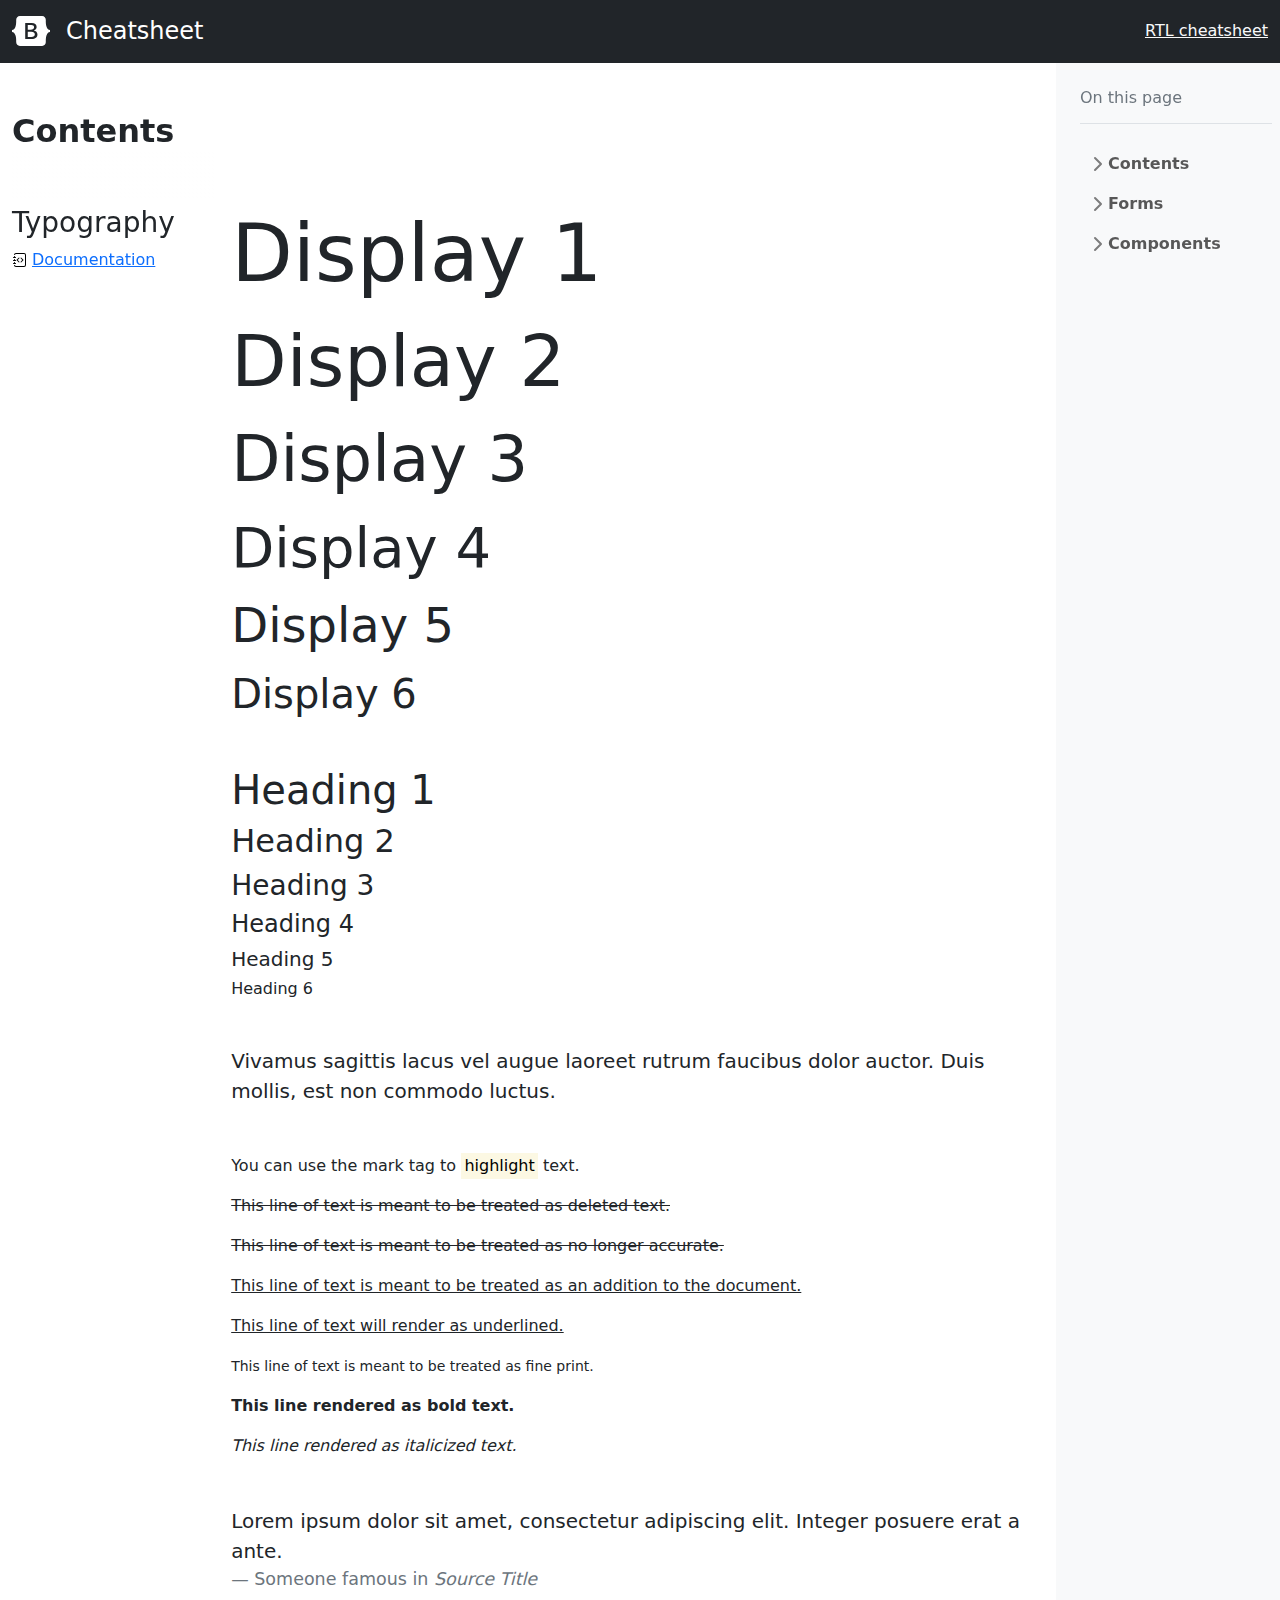
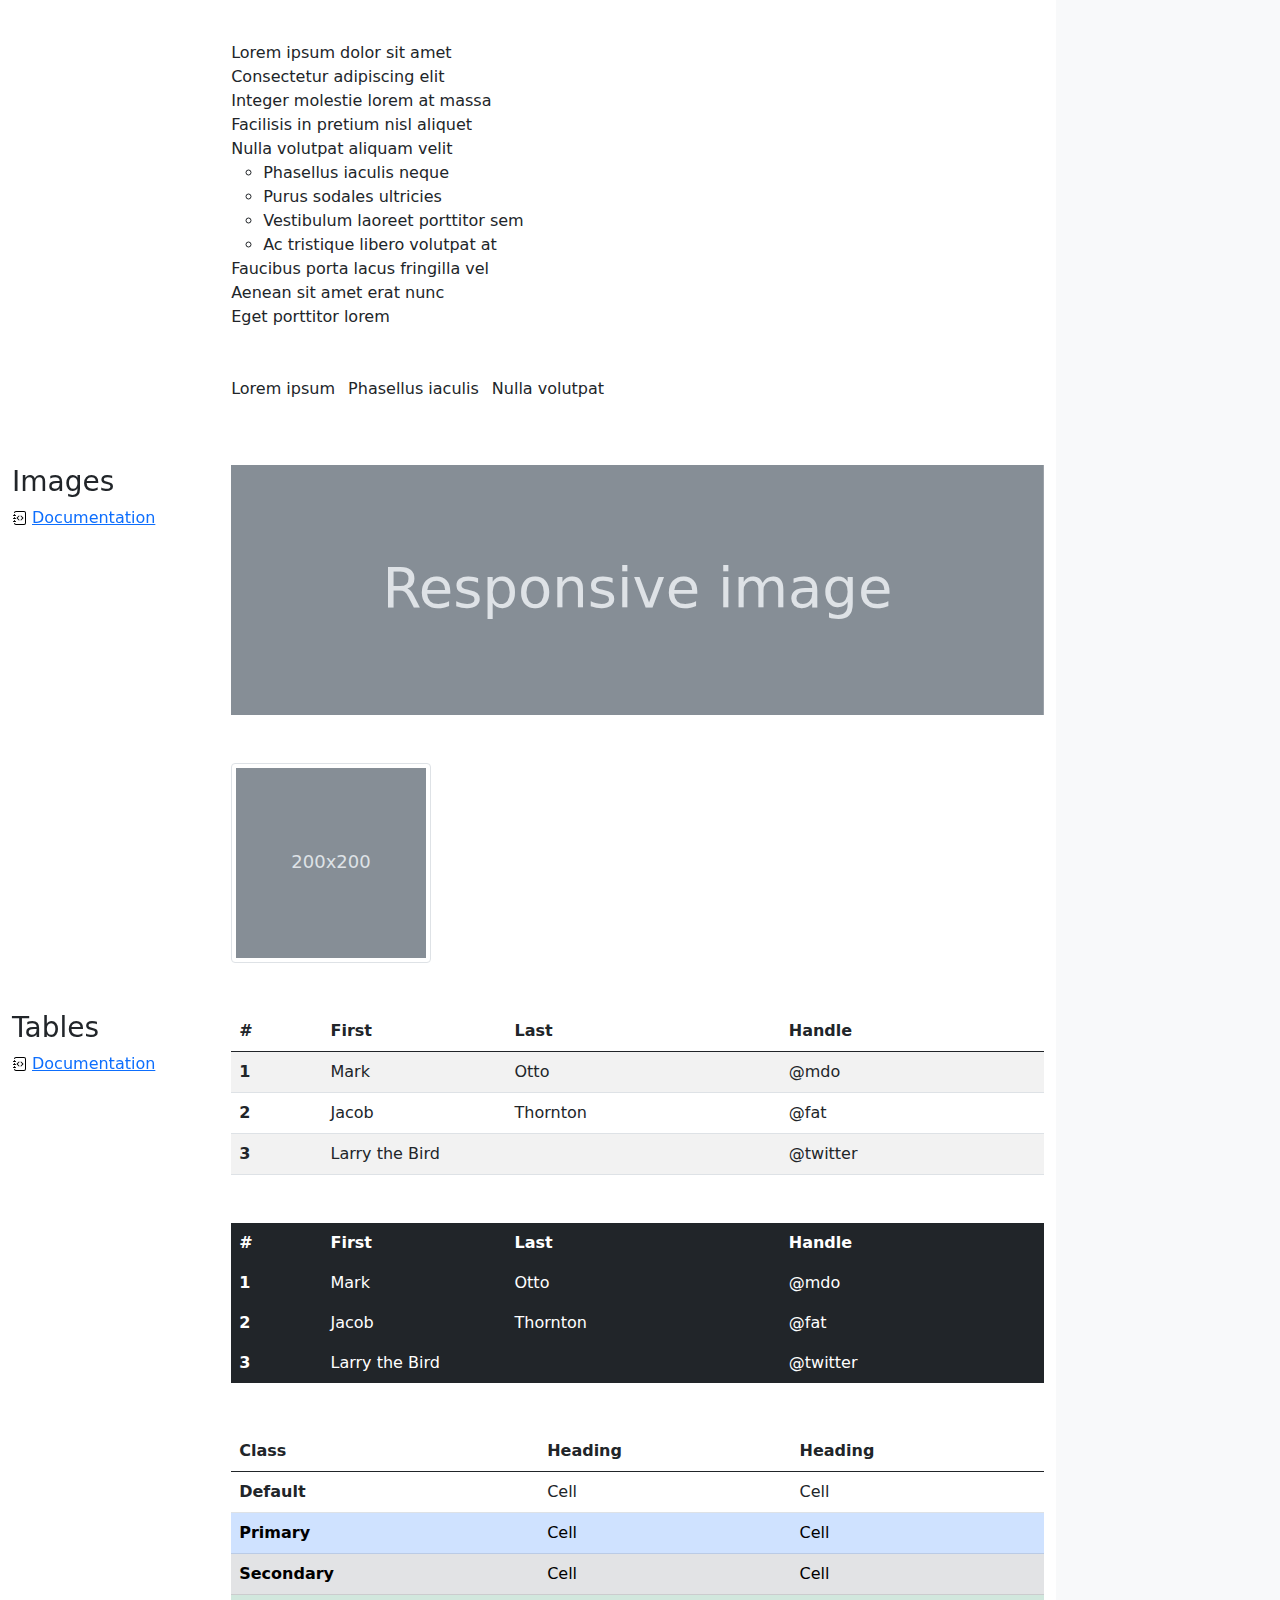
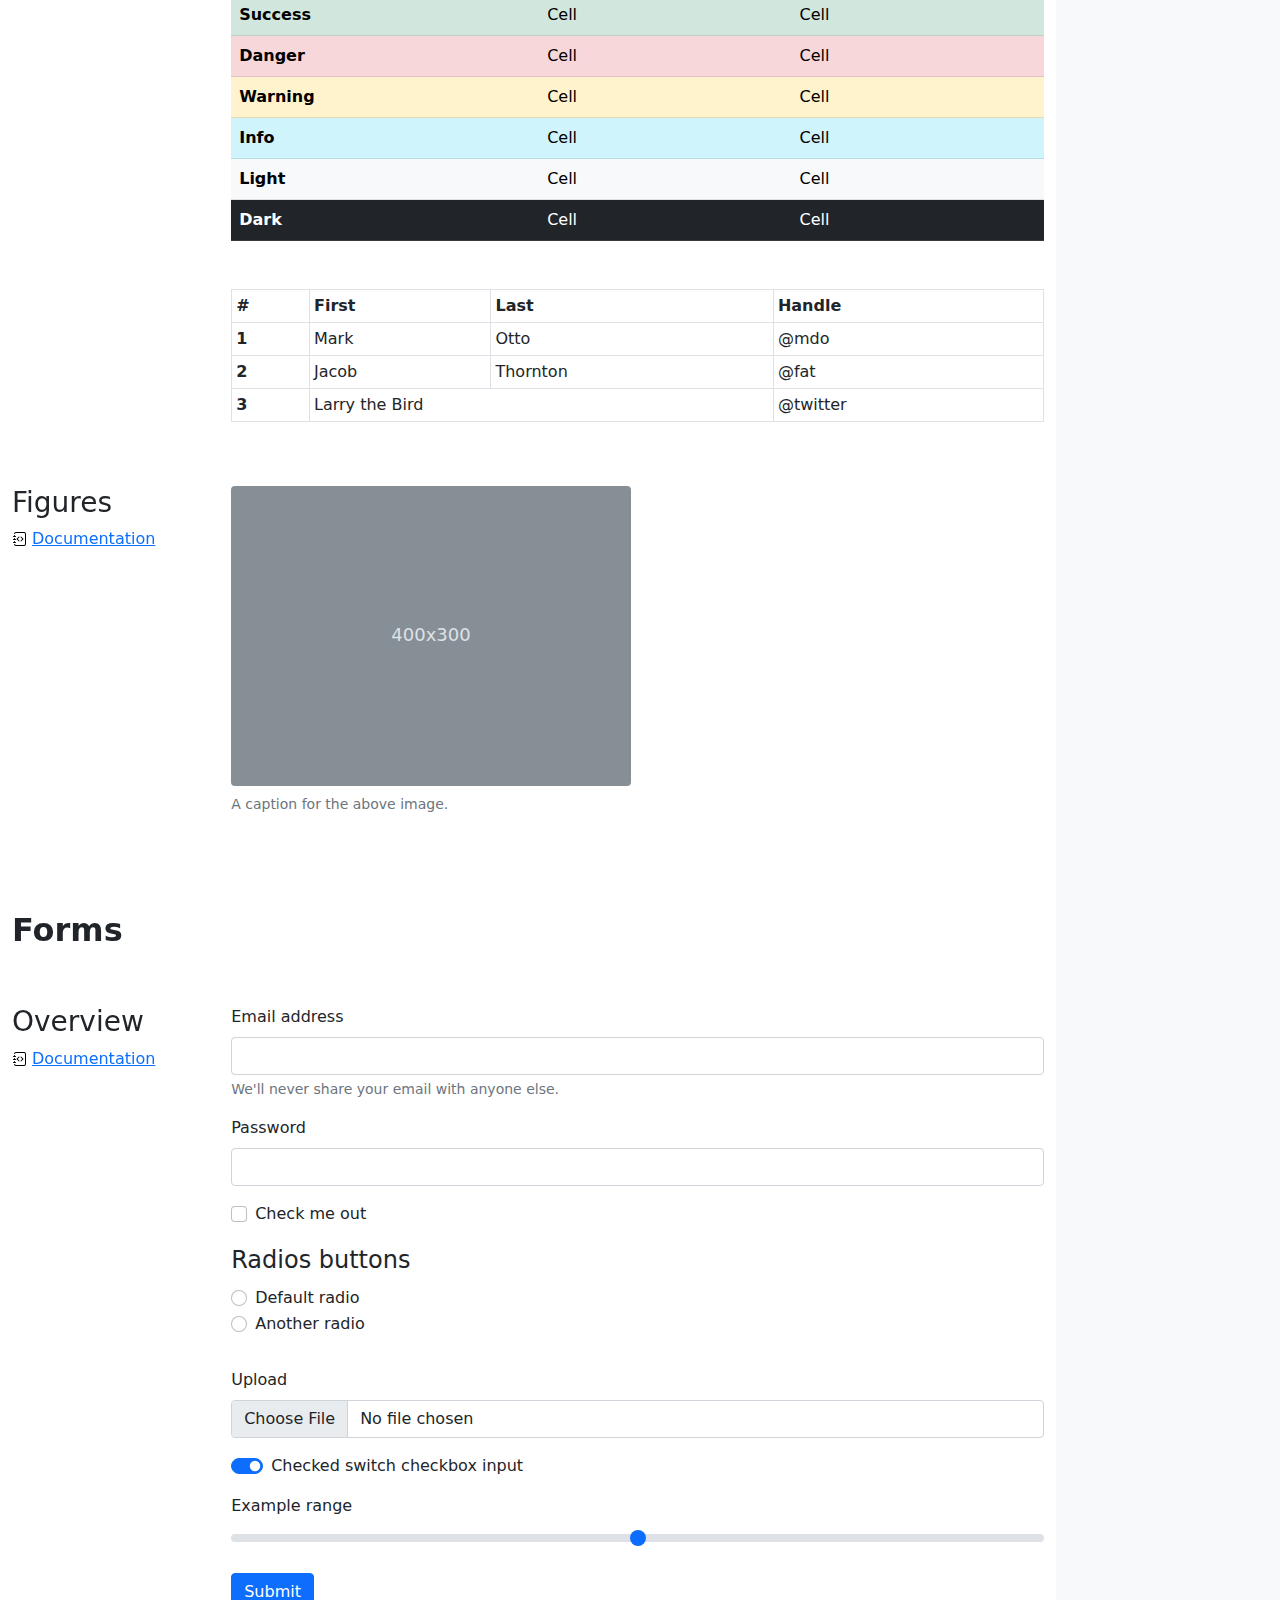
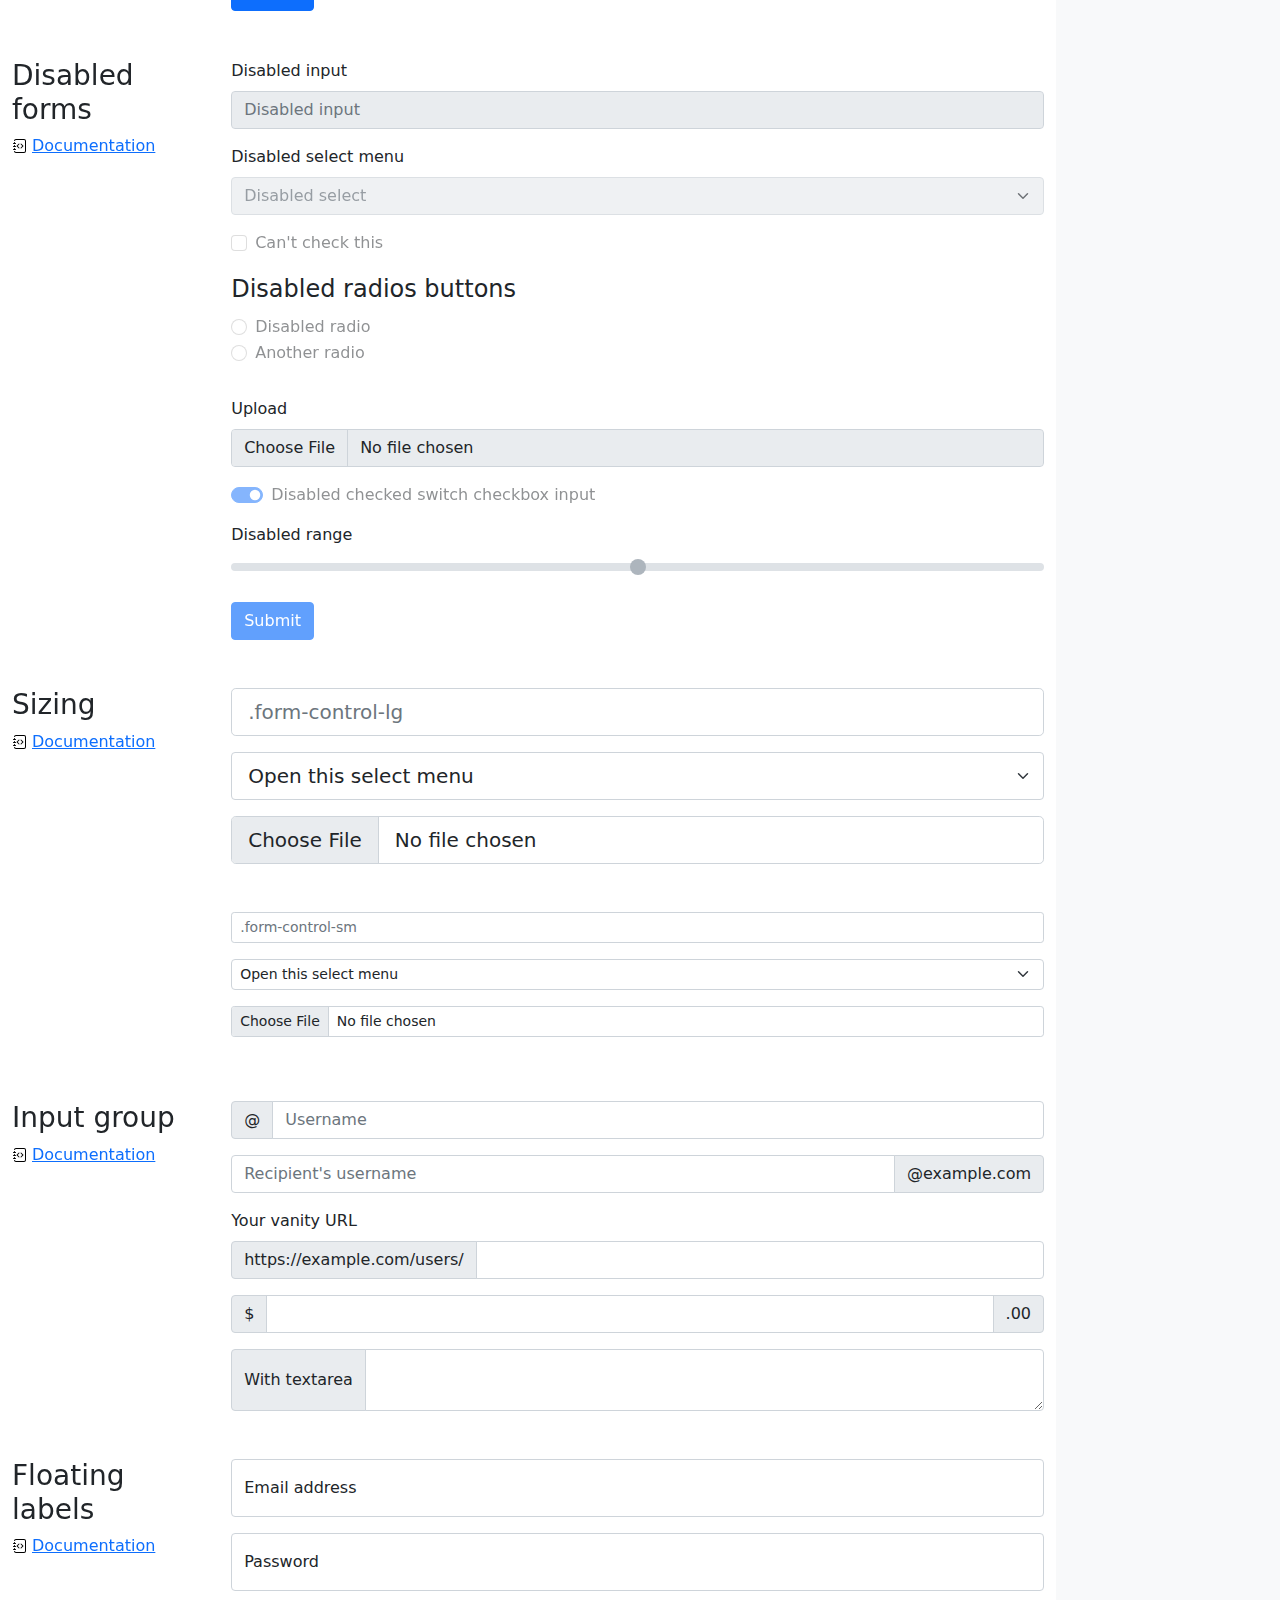
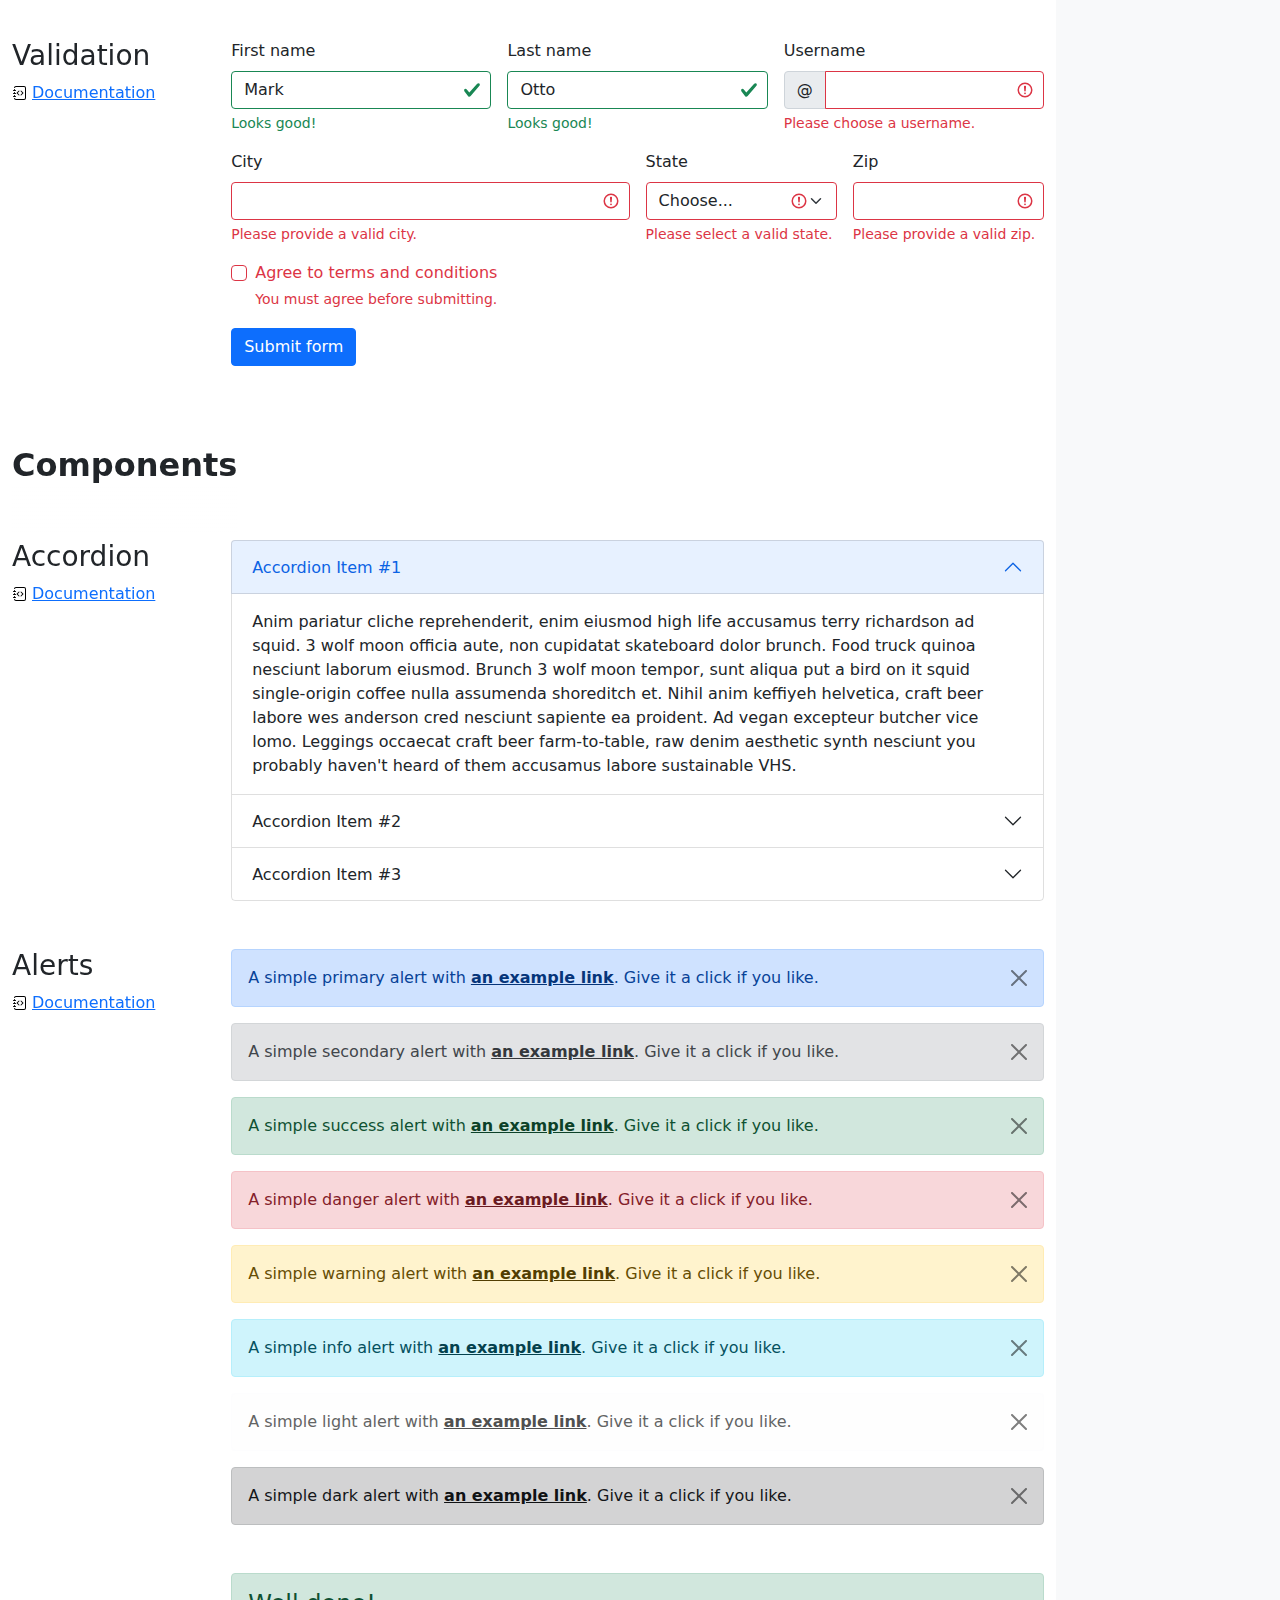
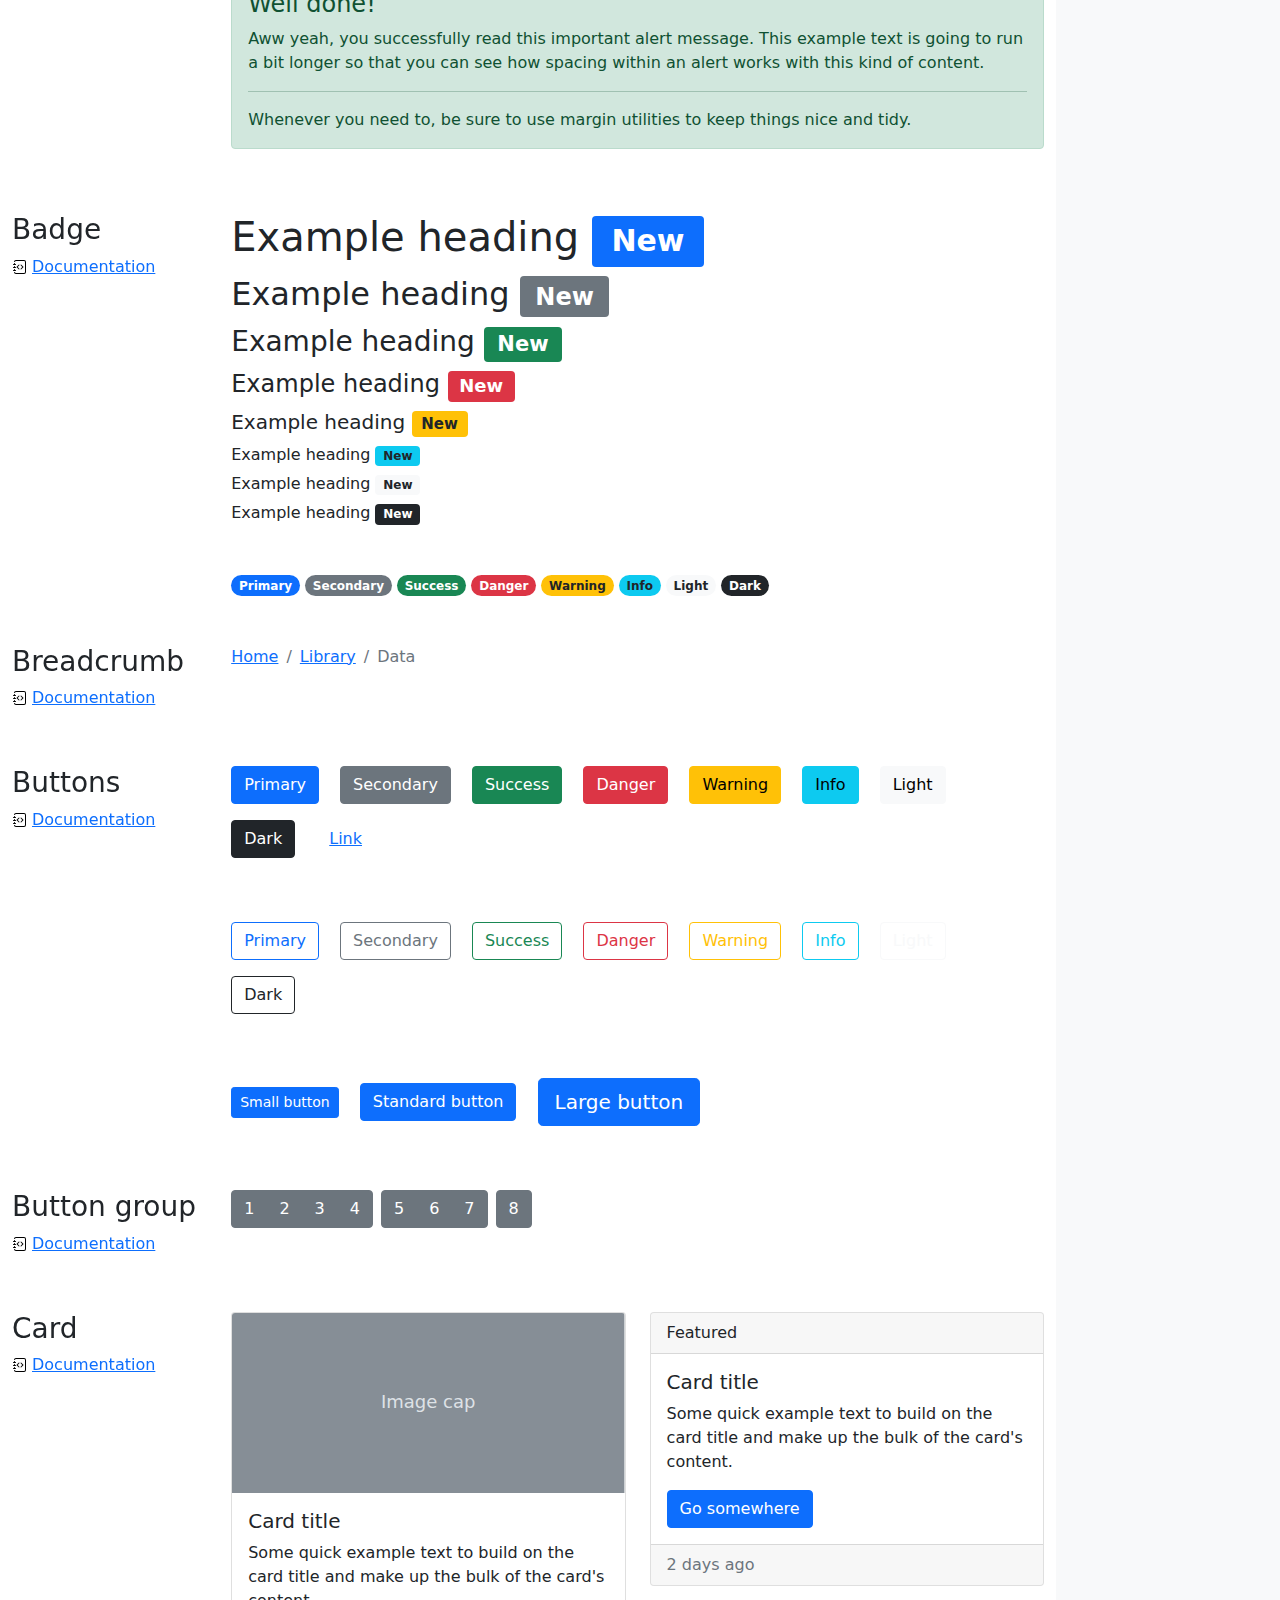
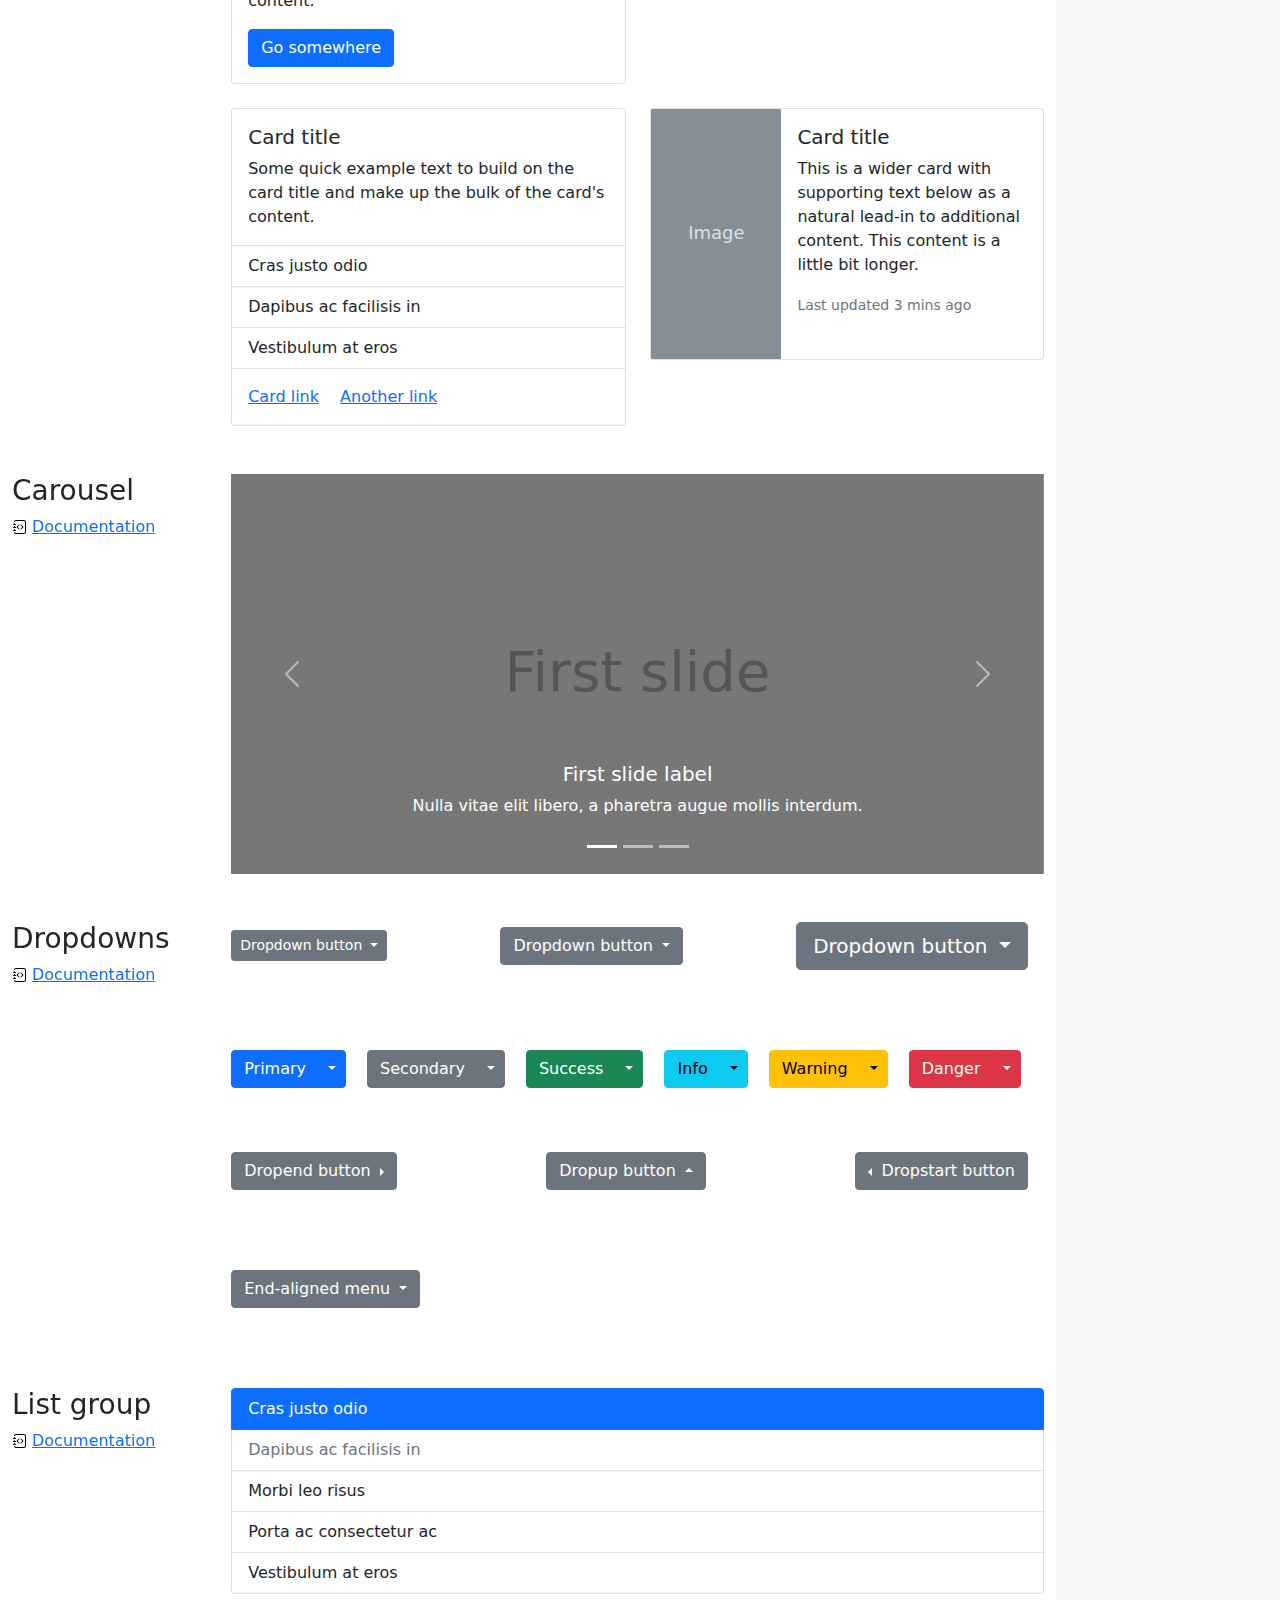
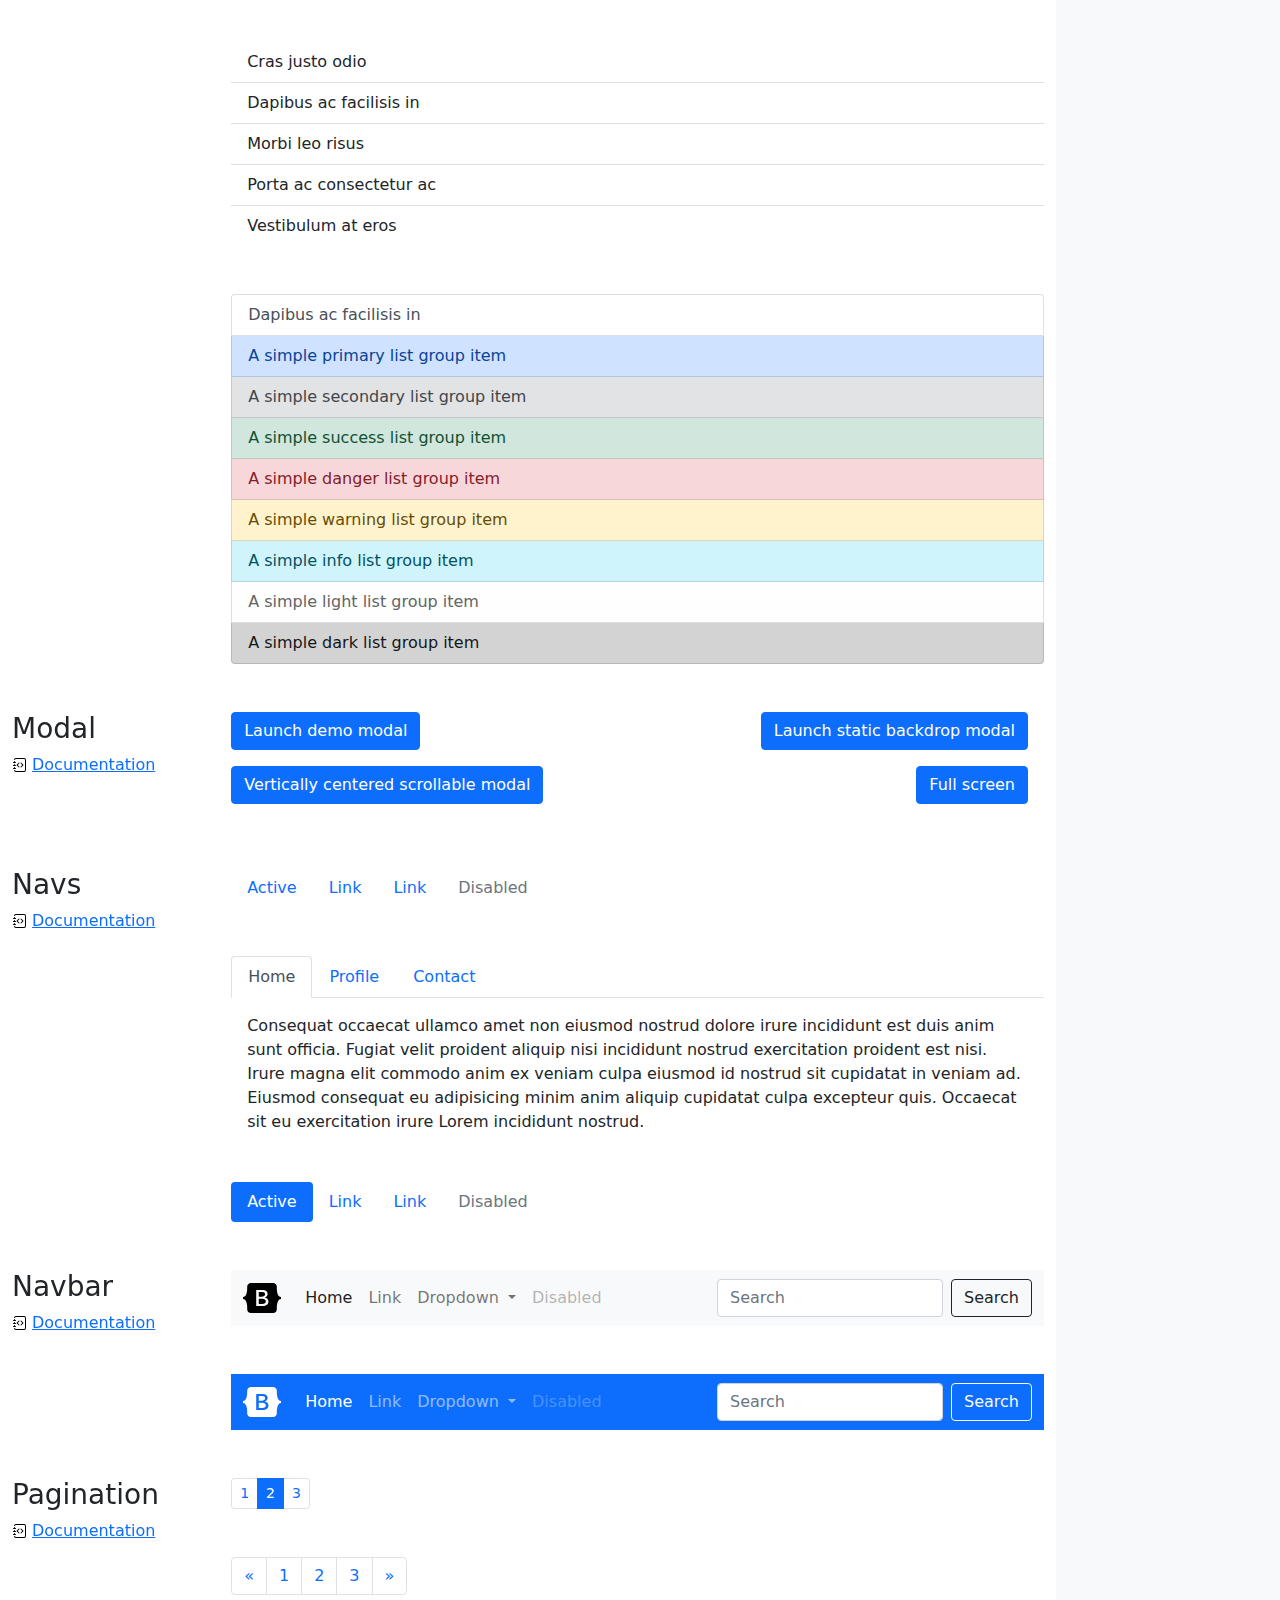
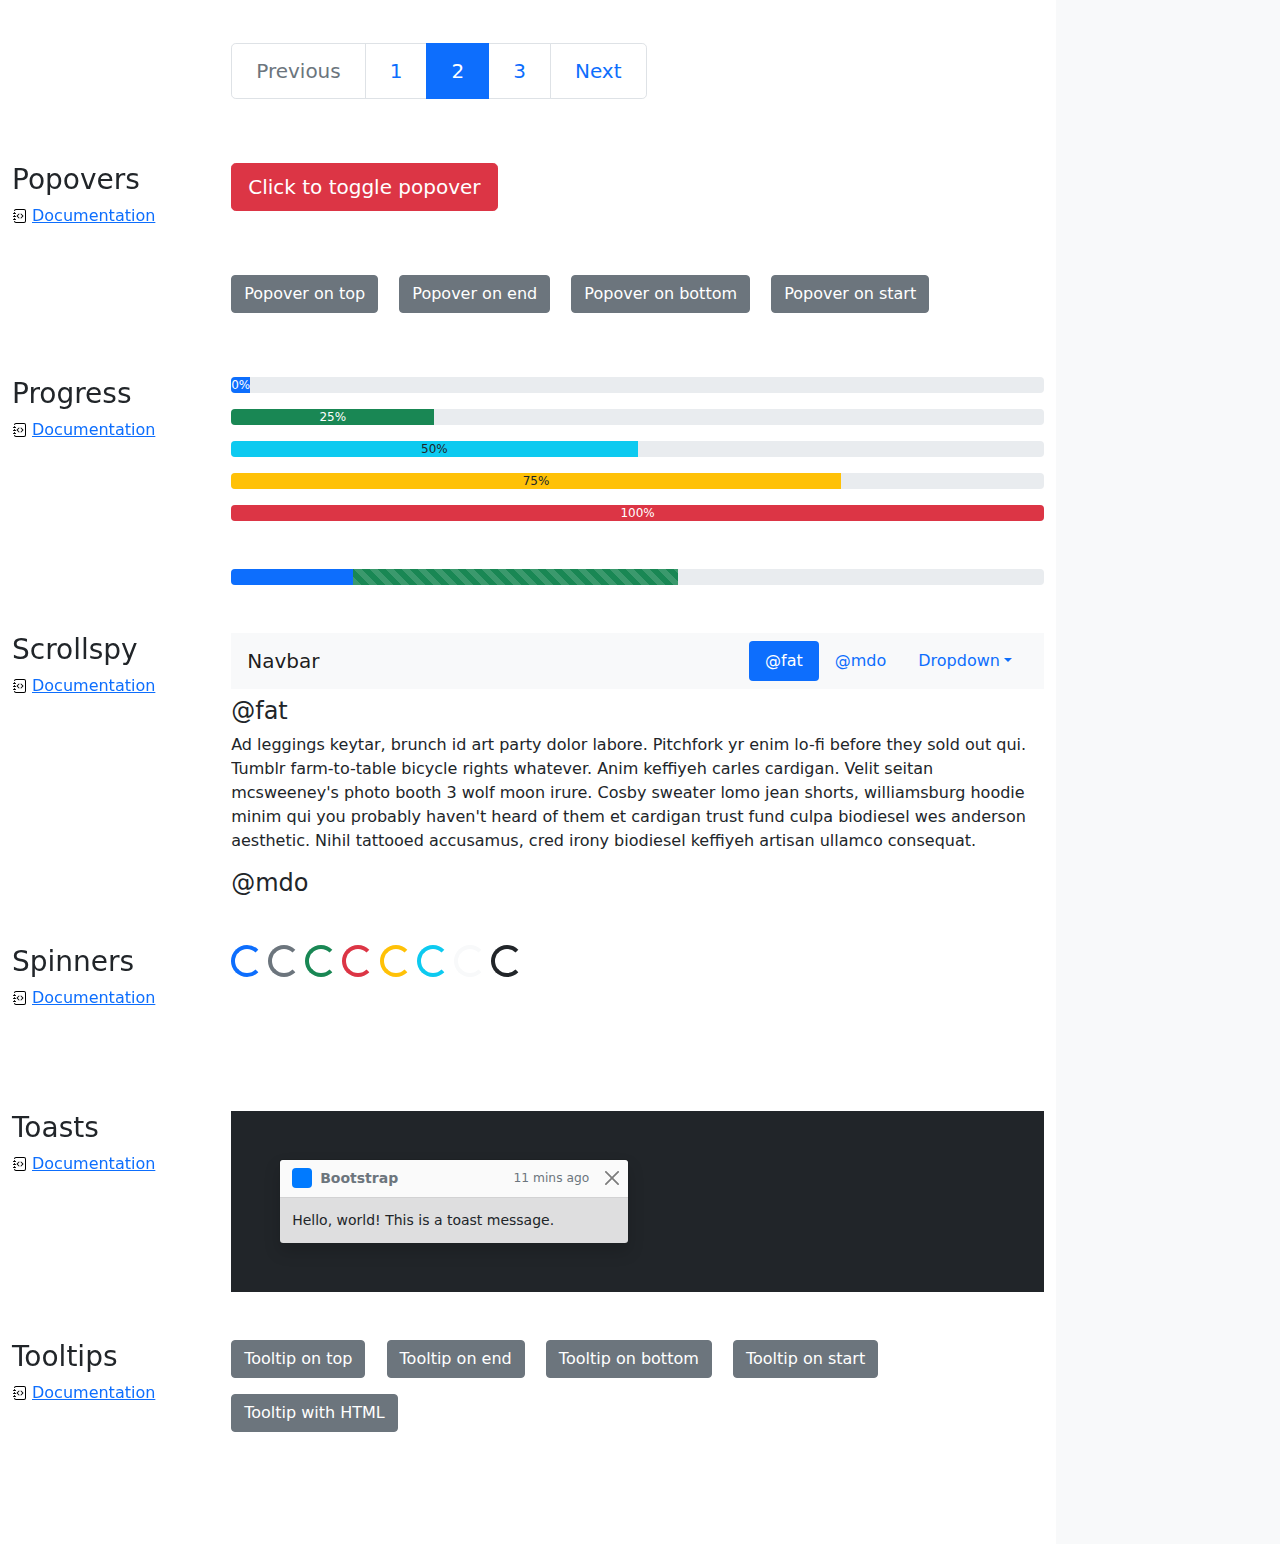
<file: bootstrap-5.0.0-beta1-examples/cheatsheet/index.html>
<!doctype html>
<html lang="en">
  <head>
    <meta charset="utf-8">
    <meta name="viewport" content="width=device-width, initial-scale=1">
    <meta name="description" content="">
    <meta name="author" content="Mark Otto, Jacob Thornton, and Bootstrap contributors">
    <meta name="generator" content="Hugo 0.79.0">
    <title>Cheatsheet · Bootstrap v5.0</title>

    <link rel="canonical" href="https://getbootstrap.com/docs/5.0/examples/cheatsheet/">

    

    <!-- Bootstrap core CSS -->
<link href="../assets/dist/css/bootstrap.min.css" rel="stylesheet">

    <style>
      .bd-placeholder-img {
        font-size: 1.125rem;
        text-anchor: middle;
        -webkit-user-select: none;
        -moz-user-select: none;
        user-select: none;
      }

      @media (min-width: 768px) {
        .bd-placeholder-img-lg {
          font-size: 3.5rem;
        }
      }
    </style>

    
    <!-- Custom styles for this template -->
    <link href="cheatsheet.css" rel="stylesheet">
  </head>
  <body class="bg-light">
    
<header class="bd-header bg-dark py-3 d-flex align-items-stretch border-bottom border-dark">
  <div class="container-fluid d-flex align-items-center">
    <h1 class="d-flex align-items-center fs-4 text-white mb-0">
      <img src="../assets/brand/bootstrap-logo-white.svg" width="38" height="30" class="me-3" alt="Bootstrap">
      Cheatsheet
    </h1>
    <a href="../examples/cheatsheet-rtl/" class="ms-auto link-light" hreflang="ar">RTL cheatsheet</a>
  </div>
</header>
<aside class="bd-aside sticky-xl-top text-muted align-self-start mb-3 mb-xl-5 px-2">
  <h2 class="h6 pt-4 pb-3 mb-4 border-bottom">On this page</h2>
  <nav class="small" id="toc">
    <ul class="list-unstyled">
      <li class="my-2">
        <button class="btn d-inline-flex align-items-center collapsed" data-bs-toggle="collapse" aria-expanded="false" data-bs-target="#contents-collapse" aria-controls="contents-collapse">Contents</button>
        <ul class="list-unstyled ps-3 collapse" id="contents-collapse">
          <li><a class="d-inline-flex align-items-center rounded" href="#typography">Typography</a></li>
          <li><a class="d-inline-flex align-items-center rounded" href="#images">Images</a></li>
          <li><a class="d-inline-flex align-items-center rounded" href="#tables">Tables</a></li>
          <li><a class="d-inline-flex align-items-center rounded" href="#figures">Figures</a></li>
        </ul>
      </li>
      <li class="my-2">
        <button class="btn d-inline-flex align-items-center collapsed" data-bs-toggle="collapse" aria-expanded="false" data-bs-target="#forms-collapse" aria-controls="forms-collapse">Forms</button>
        <ul class="list-unstyled ps-3 collapse" id="forms-collapse">
          <li><a class="d-inline-flex align-items-center rounded" href="#overview">Overview</a></li>
          <li><a class="d-inline-flex align-items-center rounded" href="#disabled-forms">Disabled forms</a></li>
          <li><a class="d-inline-flex align-items-center rounded" href="#sizing">Sizing</a></li>
          <li><a class="d-inline-flex align-items-center rounded" href="#input-group">Input group</a></li>
          <li><a class="d-inline-flex align-items-center rounded" href="#floating-labels">Floating labels</a></li>
          <li><a class="d-inline-flex align-items-center rounded" href="#validation">Validation</a></li>
        </ul>
      </li>
      <li class="my-2">
        <button class="btn d-inline-flex align-items-center collapsed" data-bs-toggle="collapse" aria-expanded="false" data-bs-target="#components-collapse" aria-controls="components-collapse">Components</button>
        <ul class="list-unstyled ps-3 collapse" id="components-collapse">
          <li><a class="d-inline-flex align-items-center rounded" href="#accordion">Accordion</a></li>
          <li><a class="d-inline-flex align-items-center rounded" href="#alerts">Alerts</a></li>
          <li><a class="d-inline-flex align-items-center rounded" href="#badge">Badge</a></li>
          <li><a class="d-inline-flex align-items-center rounded" href="#breadcrumb">Breadcrumb</a></li>
          <li><a class="d-inline-flex align-items-center rounded" href="#buttons">Buttons</a></li>
          <li><a class="d-inline-flex align-items-center rounded" href="#button-group">Button group</a></li>
          <li><a class="d-inline-flex align-items-center rounded" href="#card">Card</a></li>
          <li><a class="d-inline-flex align-items-center rounded" href="#carousel">Carousel</a></li>
          <li><a class="d-inline-flex align-items-center rounded" href="#dropdowns">Dropdowns</a></li>
          <li><a class="d-inline-flex align-items-center rounded" href="#list-group">List group</a></li>
          <li><a class="d-inline-flex align-items-center rounded" href="#modal">Modal</a></li>
          <li><a class="d-inline-flex align-items-center rounded" href="#navs">Navs</a></li>
          <li><a class="d-inline-flex align-items-center rounded" href="#navbar">Navbar</a></li>
          <li><a class="d-inline-flex align-items-center rounded" href="#pagination">Pagination</a></li>
          <li><a class="d-inline-flex align-items-center rounded" href="#popovers">Popovers</a></li>
          <li><a class="d-inline-flex align-items-center rounded" href="#progress">Progress</a></li>
          <li><a class="d-inline-flex align-items-center rounded" href="#scrollspy">Scrollspy</a></li>
          <li><a class="d-inline-flex align-items-center rounded" href="#spinners">Spinners</a></li>
          <li><a class="d-inline-flex align-items-center rounded" href="#toasts">Toasts</a></li>
          <li><a class="d-inline-flex align-items-center rounded" href="#tooltips">Tooltips</a></li>
        </ul>
      </li>
    </ul>
  </nav>
</aside>
<div class="bd-cheatsheet container-fluid bg-white">
  <section id="content">
    <h2 class="sticky-xl-top fw-bold pt-3 pt-xl-5 pb-2 pb-xl-3">Contents</h2>

    <article class="my-3" id="typography">
      <div class="bd-heading sticky-xl-top align-self-start mt-5 mb-3 mt-xl-0 mb-xl-2">
        <h3>Typography</h3>
        <a class="d-flex align-items-center" href="../content/typography/">Documentation</a>
      </div>

      <div>
        <div class="bd-example">
        <p class="display-1">Display 1</p>
        <p class="display-2">Display 2</p>
        <p class="display-3 ">Display 3</p>
        <p class="display-4">Display 4</p>
        <p class="display-5">Display 5</p>
        <p class="display-6">Display 6</p>
        </div>

        <div class="bd-example">
        <p class="h1">Heading 1</p>
        <p class="h2">Heading 2</p>
        <p class="h3">Heading 3</p>
        <p class="h4">Heading 4</p>
        <p class="h5">Heading 5</p>
        <p class="h6">Heading 6</p>
        </div>

        <div class="bd-example">
        <p class="lead">
          Vivamus sagittis lacus vel augue laoreet rutrum faucibus dolor auctor. Duis mollis, est non commodo luctus.
        </p>
        </div>

        <div class="bd-example">
        <p>You can use the mark tag to <mark>highlight</mark> text.</p>
        <p><del>This line of text is meant to be treated as deleted text.</del></p>
        <p><s>This line of text is meant to be treated as no longer accurate.</s></p>
        <p><ins>This line of text is meant to be treated as an addition to the document.</ins></p>
        <p><u>This line of text will render as underlined.</u></p>
        <p><small>This line of text is meant to be treated as fine print.</small></p>
        <p><strong>This line rendered as bold text.</strong></p>
        <p><em>This line rendered as italicized text.</em></p>
        </div>

        <div class="bd-example">
        <blockquote class="blockquote">
          <p>Lorem ipsum dolor sit amet, consectetur adipiscing elit. Integer posuere erat a ante.</p>
          <footer class="blockquote-footer">Someone famous in <cite title="Source Title">Source Title</cite></footer>
        </blockquote>
        </div>

        <div class="bd-example">
        <ul class="list-unstyled">
          <li>Lorem ipsum dolor sit amet</li>
          <li>Consectetur adipiscing elit</li>
          <li>Integer molestie lorem at massa</li>
          <li>Facilisis in pretium nisl aliquet</li>
          <li>Nulla volutpat aliquam velit
            <ul>
              <li>Phasellus iaculis neque</li>
              <li>Purus sodales ultricies</li>
              <li>Vestibulum laoreet porttitor sem</li>
              <li>Ac tristique libero volutpat at</li>
            </ul>
          </li>
          <li>Faucibus porta lacus fringilla vel</li>
          <li>Aenean sit amet erat nunc</li>
          <li>Eget porttitor lorem</li>
        </ul>
        </div>

        <div class="bd-example">
        <ul class="list-inline">
          <li class="list-inline-item">Lorem ipsum</li>
          <li class="list-inline-item">Phasellus iaculis</li>
          <li class="list-inline-item">Nulla volutpat</li>
        </ul>
        </div>
      </div>
    </article>
    <article class="my-3" id="images">
      <div class="bd-heading sticky-xl-top align-self-start mt-5 mb-3 mt-xl-0 mb-xl-2">
        <h3>Images</h3>
        <a class="d-flex align-items-center" href="../content/images/">Documentation</a>
      </div>

      <div>
        <div class="bd-example">
        <svg class="bd-placeholder-img bd-placeholder-img-lg img-fluid" width="100%" height="250" xmlns="http://www.w3.org/2000/svg" role="img" aria-label="Placeholder: Responsive image" preserveAspectRatio="xMidYMid slice" focusable="false"><title>Placeholder</title><rect width="100%" height="100%" fill="#868e96"/><text x="50%" y="50%" fill="#dee2e6" dy=".3em">Responsive image</text></svg>

        </div>

        <div class="bd-example">
        <svg class="bd-placeholder-img img-thumbnail" width="200" height="200" xmlns="http://www.w3.org/2000/svg" role="img" aria-label="A generic square placeholder image with a white border around it, making it resemble a photograph taken with an old instant camera: 200x200" preserveAspectRatio="xMidYMid slice" focusable="false"><title>A generic square placeholder image with a white border around it, making it resemble a photograph taken with an old instant camera</title><rect width="100%" height="100%" fill="#868e96"/><text x="50%" y="50%" fill="#dee2e6" dy=".3em">200x200</text></svg>

        </div>
      </div>
    </article>
    <article class="my-3" id="tables">
      <div class="bd-heading sticky-xl-top align-self-start mt-5 mb-3 mt-xl-0 mb-xl-2">
        <h3>Tables</h3>
        <a class="d-flex align-items-center" href="../content/tables/">Documentation</a>
      </div>

      <div>
        <div class="bd-example">
        <table class="table table-striped">
          <thead>
          <tr>
            <th scope="col">#</th>
            <th scope="col">First</th>
            <th scope="col">Last</th>
            <th scope="col">Handle</th>
          </tr>
          </thead>
          <tbody>
          <tr>
            <th scope="row">1</th>
            <td>Mark</td>
            <td>Otto</td>
            <td>@mdo</td>
          </tr>
          <tr>
            <th scope="row">2</th>
            <td>Jacob</td>
            <td>Thornton</td>
            <td>@fat</td>
          </tr>
          <tr>
            <th scope="row">3</th>
            <td colspan="2">Larry the Bird</td>
            <td>@twitter</td>
          </tr>
          </tbody>
        </table>
        </div>

        <div class="bd-example">
        <table class="table table-dark table-borderless">
          <thead>
          <tr>
            <th scope="col">#</th>
            <th scope="col">First</th>
            <th scope="col">Last</th>
            <th scope="col">Handle</th>
          </tr>
          </thead>
          <tbody>
          <tr>
            <th scope="row">1</th>
            <td>Mark</td>
            <td>Otto</td>
            <td>@mdo</td>
          </tr>
          <tr>
            <th scope="row">2</th>
            <td>Jacob</td>
            <td>Thornton</td>
            <td>@fat</td>
          </tr>
          <tr>
            <th scope="row">3</th>
            <td colspan="2">Larry the Bird</td>
            <td>@twitter</td>
          </tr>
          </tbody>
        </table>
        </div>

        <div class="bd-example">
        <table class="table table-hover">
          <thead>
          <tr>
            <th scope="col">Class</th>
            <th scope="col">Heading</th>
            <th scope="col">Heading</th>
          </tr>
          </thead>
          <tbody>
          <tr>
            <th scope="row">Default</th>
            <td>Cell</td>
            <td>Cell</td>
          </tr>
          
          <tr class="table-primary">
            <th scope="row">Primary</th>
            <td>Cell</td>
            <td>Cell</td>
          </tr>
          <tr class="table-secondary">
            <th scope="row">Secondary</th>
            <td>Cell</td>
            <td>Cell</td>
          </tr>
          <tr class="table-success">
            <th scope="row">Success</th>
            <td>Cell</td>
            <td>Cell</td>
          </tr>
          <tr class="table-danger">
            <th scope="row">Danger</th>
            <td>Cell</td>
            <td>Cell</td>
          </tr>
          <tr class="table-warning">
            <th scope="row">Warning</th>
            <td>Cell</td>
            <td>Cell</td>
          </tr>
          <tr class="table-info">
            <th scope="row">Info</th>
            <td>Cell</td>
            <td>Cell</td>
          </tr>
          <tr class="table-light">
            <th scope="row">Light</th>
            <td>Cell</td>
            <td>Cell</td>
          </tr>
          <tr class="table-dark">
            <th scope="row">Dark</th>
            <td>Cell</td>
            <td>Cell</td>
          </tr>
          </tbody>
        </table>
        </div>

        <div class="bd-example">
        <table class="table table-sm table-bordered">
          <thead>
          <tr>
            <th scope="col">#</th>
            <th scope="col">First</th>
            <th scope="col">Last</th>
            <th scope="col">Handle</th>
          </tr>
          </thead>
          <tbody>
          <tr>
            <th scope="row">1</th>
            <td>Mark</td>
            <td>Otto</td>
            <td>@mdo</td>
          </tr>
          <tr>
            <th scope="row">2</th>
            <td>Jacob</td>
            <td>Thornton</td>
            <td>@fat</td>
          </tr>
          <tr>
            <th scope="row">3</th>
            <td colspan="2">Larry the Bird</td>
            <td>@twitter</td>
          </tr>
          </tbody>
        </table>
        </div>
      </div>
    </article>
    <article class="my-3" id="figures">
      <div class="bd-heading sticky-xl-top align-self-start mt-5 mb-3 mt-xl-0 mb-xl-2">
        <h3>Figures</h3>
        <a class="d-flex align-items-center" href="../content/figures/">Documentation</a>
      </div>

      <div>
        <div class="bd-example">
        <figure class="figure">
          <svg class="bd-placeholder-img figure-img img-fluid rounded" width="400" height="300" xmlns="http://www.w3.org/2000/svg" role="img" aria-label="Placeholder: 400x300" preserveAspectRatio="xMidYMid slice" focusable="false"><title>Placeholder</title><rect width="100%" height="100%" fill="#868e96"/><text x="50%" y="50%" fill="#dee2e6" dy=".3em">400x300</text></svg>

          <figcaption class="figure-caption">A caption for the above image.</figcaption>
        </figure>
        </div>
      </div>
    </article>
  </section>

  <section id="forms">
    <h2 class="sticky-xl-top fw-bold pt-3 pt-xl-5 pb-2 pb-xl-3">Forms</h2>

    <article class="my-3" id="overview">
      <div class="bd-heading sticky-xl-top align-self-start mt-5 mb-3 mt-xl-0 mb-xl-2">
        <h3>Overview</h3>
        <a class="d-flex align-items-center" href="../forms/overview/">Documentation</a>
      </div>

      <div>
        <div class="bd-example">
        <form>
          <div class="mb-3">
            <label for="exampleInputEmail1" class="form-label">Email address</label>
            <input type="email" class="form-control" id="exampleInputEmail1" aria-describedby="emailHelp">
            <div id="emailHelp" class="form-text">We'll never share your email with anyone else.</div>
          </div>
          <div class="mb-3">
            <label for="exampleInputPassword1" class="form-label">Password</label>
            <input type="password" class="form-control" id="exampleInputPassword1">
          </div>
          <div class="mb-3 form-check">
            <input type="checkbox" class="form-check-input" id="exampleCheck1">
            <label class="form-check-label" for="exampleCheck1">Check me out</label>
          </div>
          <fieldset class="mb-3">
            <legend>Radios buttons</legend>
            <div class="form-check">
              <input type="radio" name="radios" class="form-check-input" id="exampleRadio1">
              <label class="form-check-label" for="exampleRadio1">Default radio</label>
            </div>
            <div class="mb-3 form-check">
              <input type="radio" name="radios" class="form-check-input" id="exampleRadio2">
              <label class="form-check-label" for="exampleRadio2">Another radio</label>
            </div>
          </fieldset>
          <div class="mb-3">
            <label class="form-label" for="customFile">Upload</label>
            <input type="file" class="form-control" id="customFile">
          </div>
          <div class="mb-3 form-check form-switch">
            <input class="form-check-input" type="checkbox" id="flexSwitchCheckChecked" checked>
            <label class="form-check-label" for="flexSwitchCheckChecked">Checked switch checkbox input</label>
          </div>
          <div class="mb-3">
            <label for="customRange3" class="form-label">Example range</label>
            <input type="range" class="form-range" min="0" max="5" step="0.5" id="customRange3">
          </div>
          <button type="submit" class="btn btn-primary">Submit</button>
        </form>
        </div>
      </div>
    </article>
    <article class="my-3" id="disabled-forms">
      <div class="bd-heading sticky-xl-top align-self-start mt-5 mb-3 mt-xl-0 mb-xl-2">
        <h3>Disabled forms</h3>
        <a class="d-flex align-items-center" href="../forms/overview/#disabled-forms">Documentation</a>
      </div>

      <div>
        <div class="bd-example">
        <form>
          <fieldset disabled aria-label="Disabled fieldset example">
            <div class="mb-3">
              <label for="disabledTextInput" class="form-label">Disabled input</label>
              <input type="text" id="disabledTextInput" class="form-control" placeholder="Disabled input">
            </div>
            <div class="mb-3">
              <label for="disabledSelect" class="form-label">Disabled select menu</label>
              <select id="disabledSelect" class="form-select">
                <option>Disabled select</option>
              </select>
            </div>
            <div class="mb-3">
              <div class="form-check">
                <input class="form-check-input" type="checkbox" id="disabledFieldsetCheck" disabled>
                <label class="form-check-label" for="disabledFieldsetCheck">
                  Can't check this
                </label>
              </div>
            </div>
            <fieldset class="mb-3">
              <legend>Disabled radios buttons</legend>
              <div class="form-check">
                <input type="radio" name="radios" class="form-check-input" id="disabledRadio1" disabled>
                <label class="form-check-label" for="disabledRadio1">Disabled radio</label>
              </div>
              <div class="mb-3 form-check">
                <input type="radio" name="radios" class="form-check-input" id="disabledRadio2" disabled>
                <label class="form-check-label" for="disabledRadio2">Another radio</label>
              </div>
            </fieldset>
            <div class="mb-3">
              <label class="form-label" for="disabledCustomFile">Upload</label>
              <input type="file" class="form-control" id="disabledCustomFile" disabled>
            </div>
            <div class="mb-3 form-check form-switch">
              <input class="form-check-input" type="checkbox" id="disabledSwitchCheckChecked" checked disabled>
              <label class="form-check-label" for="disabledSwitchCheckChecked">Disabled checked switch checkbox input</label>
            </div>
            <div class="mb-3">
              <label for="disabledRange" class="form-label">Disabled range</label>
              <input type="range" class="form-range" min="0" max="5" step="0.5" id="disabledRange">
            </div>
            <button type="submit" class="btn btn-primary">Submit</button>
          </fieldset>
        </form>
        </div>
      </div>
    </article>
    <article class="my-3" id="sizing">
      <div class="bd-heading sticky-xl-top align-self-start mt-5 mb-3 mt-xl-0 mb-xl-2">
        <h3>Sizing</h3>
        <a class="d-flex align-items-center" href="../forms/form-control/#sizing">Documentation</a>
      </div>

      <div>
        <div class="bd-example">
        <div class="mb-3">
          <input class="form-control form-control-lg" type="text" placeholder=".form-control-lg" aria-label=".form-control-lg example">
        </div>
        <div class="mb-3">
          <select class="form-select form-select-lg mb-3" aria-label=".form-select-lg example">
            <option selected>Open this select menu</option>
            <option value="1">One</option>
            <option value="2">Two</option>
            <option value="3">Three</option>
          </select>
        </div>
        <div class="mb-3">
          <input type="file" class="form-control form-control-lg" aria-label="Large file input example">
        </div>
        </div>

        <div class="bd-example">
        <div class="mb-3">
          <input class="form-control form-control-sm" type="text" placeholder=".form-control-sm" aria-label=".form-control-sm example">
        </div>
        <div class="mb-3">
          <select class="form-select form-select-sm" aria-label=".form-select-sm example">
            <option selected>Open this select menu</option>
            <option value="1">One</option>
            <option value="2">Two</option>
            <option value="3">Three</option>
          </select>
        </div>
        <div class="mb-3">
          <input type="file" class="form-control form-control-sm" aria-label="Small file input example">
        </div>
        </div>
      </div>
    </article>
    <article class="my-3" id="input-group">
      <div class="bd-heading sticky-xl-top align-self-start mt-5 mb-3 mt-xl-0 mb-xl-2">
        <h3>Input group</h3>
        <a class="d-flex align-items-center" href="../forms/input-group/">Documentation</a>
      </div>

      <div>
        <div class="bd-example">
        <div class="input-group mb-3">
          <span class="input-group-text" id="basic-addon1">@</span>
          <input type="text" class="form-control" placeholder="Username" aria-label="Username" aria-describedby="basic-addon1">
        </div>
        <div class="input-group mb-3">
          <input type="text" class="form-control" placeholder="Recipient's username" aria-label="Recipient's username" aria-describedby="basic-addon2">
          <span class="input-group-text" id="basic-addon2">@example.com</span>
        </div>
        <label for="basic-url" class="form-label">Your vanity URL</label>
        <div class="input-group mb-3">
          <span class="input-group-text" id="basic-addon3">https://example.com/users/</span>
          <input type="text" class="form-control" id="basic-url" aria-describedby="basic-addon3">
        </div>
        <div class="input-group mb-3">
          <span class="input-group-text">$</span>
          <input type="text" class="form-control" aria-label="Amount (to the nearest dollar)">
          <span class="input-group-text">.00</span>
        </div>
        <div class="input-group">
          <span class="input-group-text">With textarea</span>
          <textarea class="form-control" aria-label="With textarea"></textarea>
        </div>
        </div>
      </div>
    </article>
    <article class="my-3" id="floating-labels">
      <div class="bd-heading sticky-xl-top align-self-start mt-5 mb-3 mt-xl-0 mb-xl-2">
        <h3>Floating labels</h3>
        <a class="d-flex align-items-center" href="../forms/floating-labels/">Documentation</a>
      </div>

      <div>
        <div class="bd-example">
        <form>
          <div class="form-floating mb-3">
            <input type="email" class="form-control" id="floatingInput" placeholder="name@example.com">
            <label for="floatingInput">Email address</label>
          </div>
          <div class="form-floating">
            <input type="password" class="form-control" id="floatingPassword" placeholder="Password">
            <label for="floatingPassword">Password</label>
          </div>
        </form>
        </div>
      </div>
    </article>
    <article class="my-3" id="validation">
      <div class="bd-heading sticky-xl-top align-self-start mt-5 mb-3 mt-xl-0 mb-xl-2">
        <h3>Validation</h3>
        <a class="d-flex align-items-center" href="../forms/validation/">Documentation</a>
      </div>

      <div>
        <div class="bd-example">
        <form class="row g-3">
          <div class="col-md-4">
            <label for="validationServer01" class="form-label">First name</label>
            <input type="text" class="form-control is-valid" id="validationServer01" value="Mark" required>
            <div class="valid-feedback">
              Looks good!
            </div>
          </div>
          <div class="col-md-4">
            <label for="validationServer02" class="form-label">Last name</label>
            <input type="text" class="form-control is-valid" id="validationServer02" value="Otto" required>
            <div class="valid-feedback">
              Looks good!
            </div>
          </div>
          <div class="col-md-4">
            <label for="validationServerUsername" class="form-label">Username</label>
            <div class="input-group has-validation">
              <span class="input-group-text" id="inputGroupPrepend3">@</span>
              <input type="text" class="form-control is-invalid" id="validationServerUsername" aria-describedby="inputGroupPrepend3" required>
              <div class="invalid-feedback">
                Please choose a username.
              </div>
            </div>
          </div>
          <div class="col-md-6">
            <label for="validationServer03" class="form-label">City</label>
            <input type="text" class="form-control is-invalid" id="validationServer03" required>
            <div class="invalid-feedback">
              Please provide a valid city.
            </div>
          </div>
          <div class="col-md-3">
            <label for="validationServer04" class="form-label">State</label>
            <select class="form-select is-invalid" id="validationServer04" required>
              <option selected disabled value="">Choose...</option>
              <option>...</option>
            </select>
            <div class="invalid-feedback">
              Please select a valid state.
            </div>
          </div>
          <div class="col-md-3">
            <label for="validationServer05" class="form-label">Zip</label>
            <input type="text" class="form-control is-invalid" id="validationServer05" required>
            <div class="invalid-feedback">
              Please provide a valid zip.
            </div>
          </div>
          <div class="col-12">
            <div class="form-check">
              <input class="form-check-input is-invalid" type="checkbox" value="" id="invalidCheck3" required>
              <label class="form-check-label" for="invalidCheck3">
                Agree to terms and conditions
              </label>
              <div class="invalid-feedback">
                You must agree before submitting.
              </div>
            </div>
          </div>
          <div class="col-12">
            <button class="btn btn-primary" type="submit">Submit form</button>
          </div>
        </form>
        </div>
      </div>
    </article>
  </section>

  <section id="components">
    <h2 class="sticky-xl-top fw-bold pt-3 pt-xl-5 pb-2 pb-xl-3">Components</h2>

    <article class="my-3" id="accordion">
      <div class="bd-heading sticky-xl-top align-self-start mt-5 mb-3 mt-xl-0 mb-xl-2">
        <h3>Accordion</h3>
        <a class="d-flex align-items-center" href="../components/accordion/">Documentation</a>
      </div>

      <div>
        <div class="bd-example">
        <div class="accordion" id="accordionExample">
          <div class="accordion-item">
            <h4 class="accordion-header" id="headingOne">
              <button class="accordion-button" type="button" data-bs-toggle="collapse" data-bs-target="#collapseOne" aria-expanded="true" aria-controls="collapseOne">
                Accordion Item #1
              </button>
            </h4>
            <div id="collapseOne" class="accordion-collapse collapse show" aria-labelledby="headingOne" data-bs-parent="#accordionExample">
              <div class="accordion-body">
                Anim pariatur cliche reprehenderit, enim eiusmod high life accusamus terry richardson ad squid. 3 wolf moon officia aute, non cupidatat skateboard dolor brunch. Food truck quinoa nesciunt laborum eiusmod. Brunch 3 wolf moon tempor, sunt aliqua put a bird on it squid single-origin coffee nulla assumenda shoreditch et. Nihil anim keffiyeh helvetica, craft beer labore wes anderson cred nesciunt sapiente ea proident. Ad vegan excepteur butcher vice lomo. Leggings occaecat craft beer farm-to-table, raw denim aesthetic synth nesciunt you probably haven't heard of them accusamus labore sustainable VHS.
              </div>
            </div>
          </div>
          <div class="accordion-item">
            <h4 class="accordion-header" id="headingTwo">
              <button class="accordion-button collapsed" type="button" data-bs-toggle="collapse" data-bs-target="#collapseTwo" aria-expanded="false" aria-controls="collapseTwo">
                Accordion Item #2
              </button>
            </h4>
            <div id="collapseTwo" class="accordion-collapse collapse" aria-labelledby="headingTwo" data-bs-parent="#accordionExample">
              <div class="accordion-body">
                Anim pariatur cliche reprehenderit, enim eiusmod high life accusamus terry richardson ad squid. 3 wolf moon officia aute, non cupidatat skateboard dolor brunch. Food truck quinoa nesciunt laborum eiusmod. Brunch 3 wolf moon tempor, sunt aliqua put a bird on it squid single-origin coffee nulla assumenda shoreditch et. Nihil anim keffiyeh helvetica, craft beer labore wes anderson cred nesciunt sapiente ea proident. Ad vegan excepteur butcher vice lomo. Leggings occaecat craft beer farm-to-table, raw denim aesthetic synth nesciunt you probably haven't heard of them accusamus labore sustainable VHS.
              </div>
            </div>
          </div>
          <div class="accordion-item">
            <h4 class="accordion-header" id="headingThree">
              <button class="accordion-button collapsed" type="button" data-bs-toggle="collapse" data-bs-target="#collapseThree" aria-expanded="false" aria-controls="collapseThree">
                Accordion Item #3
              </button>
            </h4>
            <div id="collapseThree" class="accordion-collapse collapse" aria-labelledby="headingThree" data-bs-parent="#accordionExample">
              <div class="accordion-body">
                Anim pariatur cliche reprehenderit, enim eiusmod high life accusamus terry richardson ad squid. 3 wolf moon officia aute, non cupidatat skateboard dolor brunch. Food truck quinoa nesciunt laborum eiusmod. Brunch 3 wolf moon tempor, sunt aliqua put a bird on it squid single-origin coffee nulla assumenda shoreditch et. Nihil anim keffiyeh helvetica, craft beer labore wes anderson cred nesciunt sapiente ea proident. Ad vegan excepteur butcher vice lomo. Leggings occaecat craft beer farm-to-table, raw denim aesthetic synth nesciunt you probably haven't heard of them accusamus labore sustainable VHS.
              </div>
            </div>
          </div>
        </div>
        </div>
      </div>
    </article>
    <article class="my-3" id="alerts">
      <div class="bd-heading sticky-xl-top align-self-start mt-5 mb-3 mt-xl-0 mb-xl-2">
        <h3>Alerts</h3>
        <a class="d-flex align-items-center" href="../components/alerts/">Documentation</a>
      </div>

      <div>
        <div class="bd-example">
        
        <div class="alert alert-primary alert-dismissible fade show" role="alert">
          A simple primary alert with <a href="#" class="alert-link">an example link</a>. Give it a click if you like.
          <button type="button" class="btn-close" data-bs-dismiss="alert" aria-label="Close"></button>
        </div>
        <div class="alert alert-secondary alert-dismissible fade show" role="alert">
          A simple secondary alert with <a href="#" class="alert-link">an example link</a>. Give it a click if you like.
          <button type="button" class="btn-close" data-bs-dismiss="alert" aria-label="Close"></button>
        </div>
        <div class="alert alert-success alert-dismissible fade show" role="alert">
          A simple success alert with <a href="#" class="alert-link">an example link</a>. Give it a click if you like.
          <button type="button" class="btn-close" data-bs-dismiss="alert" aria-label="Close"></button>
        </div>
        <div class="alert alert-danger alert-dismissible fade show" role="alert">
          A simple danger alert with <a href="#" class="alert-link">an example link</a>. Give it a click if you like.
          <button type="button" class="btn-close" data-bs-dismiss="alert" aria-label="Close"></button>
        </div>
        <div class="alert alert-warning alert-dismissible fade show" role="alert">
          A simple warning alert with <a href="#" class="alert-link">an example link</a>. Give it a click if you like.
          <button type="button" class="btn-close" data-bs-dismiss="alert" aria-label="Close"></button>
        </div>
        <div class="alert alert-info alert-dismissible fade show" role="alert">
          A simple info alert with <a href="#" class="alert-link">an example link</a>. Give it a click if you like.
          <button type="button" class="btn-close" data-bs-dismiss="alert" aria-label="Close"></button>
        </div>
        <div class="alert alert-light alert-dismissible fade show" role="alert">
          A simple light alert with <a href="#" class="alert-link">an example link</a>. Give it a click if you like.
          <button type="button" class="btn-close" data-bs-dismiss="alert" aria-label="Close"></button>
        </div>
        <div class="alert alert-dark alert-dismissible fade show" role="alert">
          A simple dark alert with <a href="#" class="alert-link">an example link</a>. Give it a click if you like.
          <button type="button" class="btn-close" data-bs-dismiss="alert" aria-label="Close"></button>
        </div>
        </div>

        <div class="bd-example">
        <div class="alert alert-success" role="alert">
          <h4 class="alert-heading">Well done!</h4>
          <p>Aww yeah, you successfully read this important alert message. This example text is going to run a bit longer so that you can see how spacing within an alert works with this kind of content.</p>
          <hr>
          <p class="mb-0">Whenever you need to, be sure to use margin utilities to keep things nice and tidy.</p>
        </div>
        </div>
      </div>
    </article>
    <article class="my-3" id="badge">
      <div class="bd-heading sticky-xl-top align-self-start mt-5 mb-3 mt-xl-0 mb-xl-2">
        <h3>Badge</h3>
        <a class="d-flex align-items-center" href="../components/badge/">Documentation</a>
      </div>

      <div>
        <div class="bd-example">
        <p class="h1">Example heading <span class="badge bg-primary">New</span></p>
        <p class="h2">Example heading <span class="badge bg-secondary">New</span></p>
        <p class="h3">Example heading <span class="badge bg-success">New</span></p>
        <p class="h4">Example heading <span class="badge bg-danger">New</span></p>
        <p class="h5">Example heading <span class="badge bg-warning text-dark">New</span></p>
        <p class="h6">Example heading <span class="badge bg-info text-dark">New</span></p>
        <p class="h6">Example heading <span class="badge bg-light text-dark">New</span></p>
        <p class="h6">Example heading <span class="badge bg-dark">New</span></p>
        </div>

        <div class="bd-example">
        
        <span class="badge rounded-pill bg-primary">Primary</span>
        <span class="badge rounded-pill bg-secondary">Secondary</span>
        <span class="badge rounded-pill bg-success">Success</span>
        <span class="badge rounded-pill bg-danger">Danger</span>
        <span class="badge rounded-pill bg-warning text-dark">Warning</span>
        <span class="badge rounded-pill bg-info text-dark">Info</span>
        <span class="badge rounded-pill bg-light text-dark">Light</span>
        <span class="badge rounded-pill bg-dark">Dark</span>
        </div>
      </div>
    </article>
    <article class="my-3" id="breadcrumb">
      <div class="bd-heading sticky-xl-top align-self-start mt-5 mb-3 mt-xl-0 mb-xl-2">
        <h3>Breadcrumb</h3>
        <a class="d-flex align-items-center" href="../components/breadcrumb/">Documentation</a>
      </div>

      <div>
        <div class="bd-example">
        <nav aria-label="breadcrumb">
          <ol class="breadcrumb">
            <li class="breadcrumb-item"><a href="#">Home</a></li>
            <li class="breadcrumb-item"><a href="#">Library</a></li>
            <li class="breadcrumb-item active" aria-current="page">Data</li>
          </ol>
        </nav>
        </div>
      </div>
    </article>
    <article class="my-3" id="buttons">
      <div class="bd-heading sticky-xl-top align-self-start mt-5 mb-3 mt-xl-0 mb-xl-2">
        <h3>Buttons</h3>
        <a class="d-flex align-items-center" href="../components/buttons/">Documentation</a>
      </div>

      <div>
        <div class="bd-example">
        
        <button type="button" class="btn btn-primary">Primary</button>
        <button type="button" class="btn btn-secondary">Secondary</button>
        <button type="button" class="btn btn-success">Success</button>
        <button type="button" class="btn btn-danger">Danger</button>
        <button type="button" class="btn btn-warning">Warning</button>
        <button type="button" class="btn btn-info">Info</button>
        <button type="button" class="btn btn-light">Light</button>
        <button type="button" class="btn btn-dark">Dark</button>

        <button type="button" class="btn btn-link">Link</button>
        </div>

        <div class="bd-example">
        
        <button type="button" class="btn btn-outline-primary">Primary</button>
        <button type="button" class="btn btn-outline-secondary">Secondary</button>
        <button type="button" class="btn btn-outline-success">Success</button>
        <button type="button" class="btn btn-outline-danger">Danger</button>
        <button type="button" class="btn btn-outline-warning">Warning</button>
        <button type="button" class="btn btn-outline-info">Info</button>
        <button type="button" class="btn btn-outline-light">Light</button>
        <button type="button" class="btn btn-outline-dark">Dark</button>
        </div>

        <div class="bd-example">
        <button type="button" class="btn btn-primary btn-sm">Small button</button>
        <button type="button" class="btn btn-primary">Standard button</button>
        <button type="button" class="btn btn-primary btn-lg">Large button</button>
        </div>
      </div>
    </article>
    <article class="my-3" id="button-group">
      <div class="bd-heading sticky-xl-top align-self-start mt-5 mb-3 mt-xl-0 mb-xl-2">
        <h3>Button group</h3>
        <a class="d-flex align-items-center" href="../components/button-group/">Documentation</a>
      </div>

      <div>
        <div class="bd-example">
        <div class="btn-toolbar" role="toolbar" aria-label="Toolbar with button groups">
          <div class="btn-group me-2" role="group" aria-label="First group">
            <button type="button" class="btn btn-secondary">1</button>
            <button type="button" class="btn btn-secondary">2</button>
            <button type="button" class="btn btn-secondary">3</button>
            <button type="button" class="btn btn-secondary">4</button>
          </div>
          <div class="btn-group me-2" role="group" aria-label="Second group">
            <button type="button" class="btn btn-secondary">5</button>
            <button type="button" class="btn btn-secondary">6</button>
            <button type="button" class="btn btn-secondary">7</button>
          </div>
          <div class="btn-group" role="group" aria-label="Third group">
            <button type="button" class="btn btn-secondary">8</button>
          </div>
        </div>
        </div>
      </div>
    </article>
    <article class="my-3" id="card">
      <div class="bd-heading sticky-xl-top align-self-start mt-5 mb-3 mt-xl-0 mb-xl-2">
        <h3>Card</h3>
        <a class="d-flex align-items-center" href="../components/card/">Documentation</a>
      </div>

      <div>
        <div class="bd-example">
        <div class="row  row-cols-1 row-cols-md-2 g-4">
          <div class="col">
            <div class="card">
              <svg class="bd-placeholder-img card-img-top" width="100%" height="180" xmlns="http://www.w3.org/2000/svg" role="img" aria-label="Placeholder: Image cap" preserveAspectRatio="xMidYMid slice" focusable="false"><title>Placeholder</title><rect width="100%" height="100%" fill="#868e96"/><text x="50%" y="50%" fill="#dee2e6" dy=".3em">Image cap</text></svg>

              <div class="card-body">
                <h5 class="card-title">Card title</h5>
                <p class="card-text">Some quick example text to build on the card title and make up the bulk of the card's content.</p>
                <a href="#" class="btn btn-primary">Go somewhere</a>
              </div>
            </div>
          </div>
          <div class="col">
            <div class="card">
              <div class="card-header">
                Featured
              </div>
              <div class="card-body">
                <h5 class="card-title">Card title</h5>
                <p class="card-text">Some quick example text to build on the card title and make up the bulk of the card's content.</p>
                <a href="#" class="btn btn-primary">Go somewhere</a>
              </div>
              <div class="card-footer text-muted">
                2 days ago
              </div>
            </div>
          </div>
          <div class="col">
            <div class="card">
              <div class="card-body">
                <h5 class="card-title">Card title</h5>
                <p class="card-text">Some quick example text to build on the card title and make up the bulk of the card's content.</p>
              </div>
              <ul class="list-group list-group-flush">
                <li class="list-group-item">Cras justo odio</li>
                <li class="list-group-item">Dapibus ac facilisis in</li>
                <li class="list-group-item">Vestibulum at eros</li>
              </ul>
              <div class="card-body">
                <a href="#" class="card-link">Card link</a>
                <a href="#" class="card-link">Another link</a>
              </div>
            </div>
          </div>
          <div class="col">
            <div class="card">
              <div class="row g-0">
                <div class="col-md-4">
                  <svg class="bd-placeholder-img" width="100%" height="250" xmlns="http://www.w3.org/2000/svg" role="img" aria-label="Placeholder: Image" preserveAspectRatio="xMidYMid slice" focusable="false"><title>Placeholder</title><rect width="100%" height="100%" fill="#868e96"/><text x="50%" y="50%" fill="#dee2e6" dy=".3em">Image</text></svg>

                </div>
                <div class="col-md-8">
                  <div class="card-body">
                    <h5 class="card-title">Card title</h5>
                    <p class="card-text">This is a wider card with supporting text below as a natural lead-in to additional content. This content is a little bit longer.</p>
                    <p class="card-text"><small class="text-muted">Last updated 3 mins ago</small></p>
                  </div>
                </div>
              </div>
            </div>
          </div>
        </div>
        </div>
      </div>
    </article>
    <article class="my-3" id="carousel">
      <div class="bd-heading sticky-xl-top align-self-start mt-5 mb-3 mt-xl-0 mb-xl-2">
        <h3>Carousel</h3>
        <a class="d-flex align-items-center" href="../components/carousel/">Documentation</a>
      </div>

      <div>
        <div class="bd-example">
        <div id="carouselExampleCaptions" class="carousel slide" data-bs-ride="carousel">
          <ol class="carousel-indicators">
            <li data-bs-target="#carouselExampleCaptions" data-bs-slide-to="0" class="active"></li>
            <li data-bs-target="#carouselExampleCaptions" data-bs-slide-to="1"></li>
            <li data-bs-target="#carouselExampleCaptions" data-bs-slide-to="2"></li>
          </ol>
          <div class="carousel-inner">
            <div class="carousel-item active">
              <svg class="bd-placeholder-img bd-placeholder-img-lg d-block w-100" width="800" height="400" xmlns="http://www.w3.org/2000/svg" role="img" aria-label="Placeholder: First slide" preserveAspectRatio="xMidYMid slice" focusable="false"><title>Placeholder</title><rect width="100%" height="100%" fill="#777"/><text x="50%" y="50%" fill="#555" dy=".3em">First slide</text></svg>

              <div class="carousel-caption d-none d-md-block">
                <h5>First slide label</h5>
                <p>Nulla vitae elit libero, a pharetra augue mollis interdum.</p>
              </div>
            </div>
            <div class="carousel-item">
              <svg class="bd-placeholder-img bd-placeholder-img-lg d-block w-100" width="800" height="400" xmlns="http://www.w3.org/2000/svg" role="img" aria-label="Placeholder: Second slide" preserveAspectRatio="xMidYMid slice" focusable="false"><title>Placeholder</title><rect width="100%" height="100%" fill="#666"/><text x="50%" y="50%" fill="#444" dy=".3em">Second slide</text></svg>

              <div class="carousel-caption d-none d-md-block">
                <h5>Second slide label</h5>
                <p>Lorem ipsum dolor sit amet, consectetur adipiscing elit.</p>
              </div>
            </div>
            <div class="carousel-item">
              <svg class="bd-placeholder-img bd-placeholder-img-lg d-block w-100" width="800" height="400" xmlns="http://www.w3.org/2000/svg" role="img" aria-label="Placeholder: Third slide" preserveAspectRatio="xMidYMid slice" focusable="false"><title>Placeholder</title><rect width="100%" height="100%" fill="#555"/><text x="50%" y="50%" fill="#333" dy=".3em">Third slide</text></svg>

              <div class="carousel-caption d-none d-md-block">
                <h5>Third slide label</h5>
                <p>Praesent commodo cursus magna, vel scelerisque nisl consectetur.</p>
              </div>
            </div>
          </div>
          <a class="carousel-control-prev" href="#carouselExampleCaptions" role="button" data-bs-slide="prev">
            <span class="carousel-control-prev-icon" aria-hidden="true"></span>
            <span class="visually-hidden">Previous</span>
          </a>
          <a class="carousel-control-next" href="#carouselExampleCaptions" role="button" data-bs-slide="next">
            <span class="carousel-control-next-icon" aria-hidden="true"></span>
            <span class="visually-hidden">Next</span>
          </a>
        </div>
        </div>
      </div>
    </article>
    <article class="my-3" id="dropdowns">
      <div class="bd-heading sticky-xl-top align-self-start mt-5 mb-3 mt-xl-0 mb-xl-2">
        <h3>Dropdowns</h3>
        <a class="d-flex align-items-center" href="../components/dropdowns/">Documentation</a>
      </div>

      <div>
        <div class="bd-example">
        <div class="btn-group w-100 align-items-center justify-content-between flex-wrap">
          <div class="dropdown">
            <button class="btn btn-secondary btn-sm dropdown-toggle" type="button" id="dropdownMenuButtonSM" data-bs-toggle="dropdown" aria-expanded="false">
              Dropdown button
            </button>
            <ul class="dropdown-menu" aria-labelledby="dropdownMenuButtonSM">
              <li><h6 class="dropdown-header">Dropdown header</h6></li>
              <li><a class="dropdown-item" href="#">Action</a></li>
              <li><a class="dropdown-item" href="#">Another action</a></li>
              <li><a class="dropdown-item" href="#">Something else here</a></li>
              <li><hr class="dropdown-divider"></li>
              <li><a class="dropdown-item" href="#">Separated link</a></li>
            </ul>
          </div>
          <div class="dropdown">
            <button class="btn btn-secondary dropdown-toggle" type="button" id="dropdownMenuButton" data-bs-toggle="dropdown" aria-expanded="false">
              Dropdown button
            </button>
            <ul class="dropdown-menu" aria-labelledby="dropdownMenuButton">
              <li><h6 class="dropdown-header">Dropdown header</h6></li>
              <li><a class="dropdown-item" href="#">Action</a></li>
              <li><a class="dropdown-item" href="#">Another action</a></li>
              <li><a class="dropdown-item" href="#">Something else here</a></li>
              <li><hr class="dropdown-divider"></li>
              <li><a class="dropdown-item" href="#">Separated link</a></li>
            </ul>
          </div>
          <div class="dropdown">
            <button class="btn btn-secondary btn-lg dropdown-toggle" type="button" id="dropdownMenuButtonLG" data-bs-toggle="dropdown" aria-expanded="false">
              Dropdown button
            </button>
            <ul class="dropdown-menu" aria-labelledby="dropdownMenuButtonLG">
              <li><h6 class="dropdown-header">Dropdown header</h6></li>
              <li><a class="dropdown-item" href="#">Action</a></li>
              <li><a class="dropdown-item" href="#">Another action</a></li>
              <li><a class="dropdown-item" href="#">Something else here</a></li>
              <li><hr class="dropdown-divider"></li>
              <li><a class="dropdown-item" href="#">Separated link</a></li>
            </ul>
          </div>
        </div>
        </div>

        <div class="bd-example">
        <div class="btn-group">
          <button type="button" class="btn btn-primary">Primary</button>
          <button type="button" class="btn btn-primary dropdown-toggle dropdown-toggle-split" data-bs-toggle="dropdown" aria-expanded="false">
            <span class="visually-hidden">Toggle Dropdown</span>
          </button>
          <ul class="dropdown-menu">
            <li><a class="dropdown-item" href="#">Action</a></li>
            <li><a class="dropdown-item" href="#">Another action</a></li>
            <li><a class="dropdown-item" href="#">Something else here</a></li>
          </ul>
        </div><!-- /btn-group -->
        <div class="btn-group">
          <button type="button" class="btn btn-secondary">Secondary</button>
          <button type="button" class="btn btn-secondary dropdown-toggle dropdown-toggle-split" data-bs-toggle="dropdown" aria-expanded="false">
            <span class="visually-hidden">Toggle Dropdown</span>
          </button>
          <ul class="dropdown-menu">
            <li><a class="dropdown-item" href="#">Action</a></li>
            <li><a class="dropdown-item" href="#">Another action</a></li>
            <li><a class="dropdown-item" href="#">Something else here</a></li>
          </ul>
        </div><!-- /btn-group -->
        <div class="btn-group">
          <button type="button" class="btn btn-success">Success</button>
          <button type="button" class="btn btn-success dropdown-toggle dropdown-toggle-split" data-bs-toggle="dropdown" aria-expanded="false">
            <span class="visually-hidden">Toggle Dropdown</span>
          </button>
          <ul class="dropdown-menu">
            <li><a class="dropdown-item" href="#">Action</a></li>
            <li><a class="dropdown-item" href="#">Another action</a></li>
            <li><a class="dropdown-item" href="#">Something else here</a></li>
          </ul>
        </div><!-- /btn-group -->
        <div class="btn-group">
          <button type="button" class="btn btn-info">Info</button>
          <button type="button" class="btn btn-info dropdown-toggle dropdown-toggle-split" data-bs-toggle="dropdown" aria-expanded="false">
            <span class="visually-hidden">Toggle Dropdown</span>
          </button>
          <ul class="dropdown-menu">
            <li><a class="dropdown-item" href="#">Action</a></li>
            <li><a class="dropdown-item" href="#">Another action</a></li>
            <li><a class="dropdown-item" href="#">Something else here</a></li>
          </ul>
        </div><!-- /btn-group -->
        <div class="btn-group">
          <button type="button" class="btn btn-warning">Warning</button>
          <button type="button" class="btn btn-warning dropdown-toggle dropdown-toggle-split" data-bs-toggle="dropdown" aria-expanded="false">
            <span class="visually-hidden">Toggle Dropdown</span>
          </button>
          <ul class="dropdown-menu">
            <li><a class="dropdown-item" href="#">Action</a></li>
            <li><a class="dropdown-item" href="#">Another action</a></li>
            <li><a class="dropdown-item" href="#">Something else here</a></li>
          </ul>
        </div><!-- /btn-group -->
        <div class="btn-group">
          <button type="button" class="btn btn-danger">Danger</button>
          <button type="button" class="btn btn-danger dropdown-toggle dropdown-toggle-split" data-bs-toggle="dropdown" aria-expanded="false">
            <span class="visually-hidden">Toggle Dropdown</span>
          </button>
          <ul class="dropdown-menu">
            <li><a class="dropdown-item" href="#">Action</a></li>
            <li><a class="dropdown-item" href="#">Another action</a></li>
            <li><a class="dropdown-item" href="#">Something else here</a></li>
          </ul>
        </div><!-- /btn-group -->
        </div>

        <div class="bd-example">
        <div class="btn-group w-100 align-items-center justify-content-between flex-wrap">
          <div class="dropend">
            <button class="btn btn-secondary dropdown-toggle" type="button" id="dropendMenuButton" data-bs-toggle="dropdown" aria-expanded="false">
              Dropend button
            </button>
            <ul class="dropdown-menu" aria-labelledby="dropendMenuButton">
              <li><h6 class="dropdown-header">Dropdown header</h6></li>
              <li><a class="dropdown-item" href="#">Action</a></li>
              <li><a class="dropdown-item" href="#">Another action</a></li>
              <li><a class="dropdown-item" href="#">Something else here</a></li>
              <li><hr class="dropdown-divider"></li>
              <li><a class="dropdown-item" href="#">Separated link</a></li>
            </ul>
          </div>
          <div class="dropup">
            <button class="btn btn-secondary dropdown-toggle" type="button" id="dropupMenuButton" data-bs-toggle="dropdown" aria-expanded="false">
              Dropup button
            </button>
            <ul class="dropdown-menu" aria-labelledby="dropupMenuButton">
              <li><h6 class="dropdown-header">Dropdown header</h6></li>
              <li><a class="dropdown-item" href="#">Action</a></li>
              <li><a class="dropdown-item" href="#">Another action</a></li>
              <li><a class="dropdown-item" href="#">Something else here</a></li>
              <li><hr class="dropdown-divider"></li>
              <li><a class="dropdown-item" href="#">Separated link</a></li>
            </ul>
          </div>
          <div class="dropstart">
            <button class="btn btn-secondary dropdown-toggle" type="button" id="dropstartMenuButton" data-bs-toggle="dropdown" aria-expanded="false">
              Dropstart button
            </button>
            <ul class="dropdown-menu" aria-labelledby="dropstartMenuButton">
              <li><h6 class="dropdown-header">Dropdown header</h6></li>
              <li><a class="dropdown-item" href="#">Action</a></li>
              <li><a class="dropdown-item" href="#">Another action</a></li>
              <li><a class="dropdown-item" href="#">Something else here</a></li>
              <li><hr class="dropdown-divider"></li>
              <li><a class="dropdown-item" href="#">Separated link</a></li>
            </ul>
          </div>
        </div>
        </div>

        <div class="bd-example">
        <div class="btn-group">
          <div class="dropdown">
            <button class="btn btn-secondary dropdown-toggle" type="button" id="dropdownRightMenuButton" data-bs-toggle="dropdown" aria-expanded="false">
              End-aligned menu
            </button>
            <ul class="dropdown-menu dropdown-menu-end" aria-labelledby="dropdownRightMenuButton">
              <li><h6 class="dropdown-header">Dropdown header</h6></li>
              <li><a class="dropdown-item" href="#">Action</a></li>
              <li><a class="dropdown-item" href="#">Another action</a></li>
              <li><hr class="dropdown-divider"></li>
              <li><a class="dropdown-item" href="#">Separated link</a></li>
            </ul>
          </div>
        </div>
        </div>
      </div>
    </article>
    <article class="my-3" id="list-group">
      <div class="bd-heading sticky-xl-top align-self-start mt-5 mb-3 mt-xl-0 mb-xl-2">
        <h3>List group</h3>
        <a class="d-flex align-items-center" href="../components/list-group/">Documentation</a>
      </div>

      <div>
        <div class="bd-example">
        <ul class="list-group">
          <li class="list-group-item active" aria-current="true">Cras justo odio</li>
          <li class="list-group-item disabled" aria-disabled="true">Dapibus ac facilisis in</li>
          <li class="list-group-item">Morbi leo risus</li>
          <li class="list-group-item">Porta ac consectetur ac</li>
          <li class="list-group-item">Vestibulum at eros</li>
        </ul>
        </div>

        <div class="bd-example">
        <ul class="list-group list-group-flush">
          <li class="list-group-item">Cras justo odio</li>
          <li class="list-group-item">Dapibus ac facilisis in</li>
          <li class="list-group-item">Morbi leo risus</li>
          <li class="list-group-item">Porta ac consectetur ac</li>
          <li class="list-group-item">Vestibulum at eros</li>
        </ul>
        </div>

        <div class="bd-example">
        <div class="list-group">
          <a href="#" class="list-group-item list-group-item-action">Dapibus ac facilisis in</a>
          
          <a href="#" class="list-group-item list-group-item-action list-group-item-primary">A simple primary list group item</a>
          <a href="#" class="list-group-item list-group-item-action list-group-item-secondary">A simple secondary list group item</a>
          <a href="#" class="list-group-item list-group-item-action list-group-item-success">A simple success list group item</a>
          <a href="#" class="list-group-item list-group-item-action list-group-item-danger">A simple danger list group item</a>
          <a href="#" class="list-group-item list-group-item-action list-group-item-warning">A simple warning list group item</a>
          <a href="#" class="list-group-item list-group-item-action list-group-item-info">A simple info list group item</a>
          <a href="#" class="list-group-item list-group-item-action list-group-item-light">A simple light list group item</a>
          <a href="#" class="list-group-item list-group-item-action list-group-item-dark">A simple dark list group item</a>
        </div>
        </div>
      </div>
    </article>
    <article class="my-3" id="modal">
      <div class="bd-heading sticky-xl-top align-self-start mt-5 mb-3 mt-xl-0 mb-xl-2">
        <h3>Modal</h3>
        <a class="d-flex align-items-center" href="../components/modal/">Documentation</a>
      </div>

      <div>
        <div class="bd-example">
        <div class="d-flex justify-content-between flex-wrap">
          <button type="button" class="btn btn-primary" data-bs-toggle="modal" data-bs-target="#exampleModalDefault">
            Launch demo modal
          </button>
          <button type="button" class="btn btn-primary" data-bs-toggle="modal" data-bs-target="#staticBackdropLive">
            Launch static backdrop modal
          </button>
          <button type="button" class="btn btn-primary" data-bs-toggle="modal" data-bs-target="#exampleModalCenteredScrollable">
            Vertically centered scrollable modal
          </button>
          <button type="button" class="btn btn-primary" data-bs-toggle="modal" data-bs-target="#exampleModalFullscreen">
            Full screen
          </button>
        </div>
        </div>
      </div>
    </article>
    <article class="my-3" id="navs">
      <div class="bd-heading sticky-xl-top align-self-start mt-5 mb-3 mt-xl-0 mb-xl-2">
        <h3>Navs</h3>
        <a class="d-flex align-items-center" href="../components/navs-tabs/">Documentation</a>
      </div>

      <div>
        <div class="bd-example">
        <nav class="nav">
          <a class="nav-link active" aria-current="page" href="#">Active</a>
          <a class="nav-link" href="#">Link</a>
          <a class="nav-link" href="#">Link</a>
          <a class="nav-link disabled" href="#" tabindex="-1" aria-disabled="true">Disabled</a>
        </nav>
        </div>

        <div class="bd-example">
        <nav>
          <div class="nav nav-tabs mb-3" id="nav-tab" role="tablist">
            <a class="nav-link active" id="nav-home-tab" data-bs-toggle="tab" href="#nav-home" role="tab" aria-controls="nav-home" aria-selected="true">Home</a>
            <a class="nav-link" id="nav-profile-tab" data-bs-toggle="tab" href="#nav-profile" role="tab" aria-controls="nav-profile" aria-selected="false">Profile</a>
            <a class="nav-link" id="nav-contact-tab" data-bs-toggle="tab" href="#nav-contact" role="tab" aria-controls="nav-contact" aria-selected="false">Contact</a>
          </div>
        </nav>
        <div class="tab-content" id="nav-tabContent">
          <div class="tab-pane fade show active" id="nav-home" role="tabpanel" aria-labelledby="nav-home-tab">
            <p class="px-3">Consequat occaecat ullamco amet non eiusmod nostrud dolore irure incididunt est duis anim sunt officia. Fugiat velit proident aliquip nisi incididunt nostrud exercitation proident est nisi. Irure magna elit commodo anim ex veniam culpa eiusmod id nostrud sit cupidatat in veniam ad. Eiusmod consequat eu adipisicing minim anim aliquip cupidatat culpa excepteur quis. Occaecat sit eu exercitation irure Lorem incididunt nostrud.</p>
          </div>
          <div class="tab-pane fade" id="nav-profile" role="tabpanel" aria-labelledby="nav-profile-tab">
            <p class="px-3">Ad pariatur nostrud pariatur exercitation ipsum ipsum culpa mollit commodo mollit ex. Aute sunt incididunt amet commodo est sint nisi deserunt pariatur do. Aliquip ex eiusmod voluptate exercitation cillum id incididunt elit sunt. Qui minim sit magna Lorem id et dolore velit Lorem amet exercitation duis deserunt. Anim id labore elit adipisicing ut in id occaecat pariatur ut ullamco ea tempor duis.</p>
          </div>
          <div class="tab-pane fade" id="nav-contact" role="tabpanel" aria-labelledby="nav-contact-tab">
            <p class="px-3">Est quis nulla laborum officia ad nisi ex nostrud culpa Lorem excepteur aliquip dolor aliqua irure ex. Nulla ut duis ipsum nisi elit fugiat commodo sunt reprehenderit laborum veniam eu veniam. Eiusmod minim exercitation fugiat irure ex labore incididunt do fugiat commodo aliquip sit id deserunt reprehenderit aliquip nostrud. Amet ex cupidatat excepteur aute veniam incididunt mollit cupidatat esse irure officia elit do ipsum ullamco Lorem. Ullamco ut ad minim do mollit labore ipsum laboris ipsum commodo sunt tempor enim incididunt. Commodo quis sunt dolore aliquip aute tempor irure magna enim minim reprehenderit. Ullamco consectetur culpa veniam sint cillum aliqua incididunt velit ullamco sunt ullamco quis quis commodo voluptate. Mollit nulla nostrud adipisicing aliqua cupidatat aliqua pariatur mollit voluptate voluptate consequat non.</p>
          </div>
        </div>
        </div>

        <div class="bd-example">
        <ul class="nav nav-pills">
          <li class="nav-item">
            <a class="nav-link active" aria-current="page" href="#">Active</a>
          </li>
          <li class="nav-item">
            <a class="nav-link" href="#">Link</a>
          </li>
          <li class="nav-item">
            <a class="nav-link" href="#">Link</a>
          </li>
          <li class="nav-item">
            <a class="nav-link disabled" href="#" tabindex="-1" aria-disabled="true">Disabled</a>
          </li>
        </ul>
        </div>
      </div>
    </article>
    <article class="my-3" id="navbar">
      <div class="bd-heading sticky-xl-top align-self-start mt-5 mb-3 mt-xl-0 mb-xl-2">
        <h3>Navbar</h3>
        <a class="d-flex align-items-center" href="../components/navbar/">Documentation</a>
      </div>

      <div>
        <div class="bd-example">
        <nav class="navbar navbar-expand-lg navbar-light bg-light">
          <div class="container-fluid">
            <a class="navbar-brand" href="#">
              <img src="../assets/brand/bootstrap-logo-white.svg" width="38" height="30" class="d-inline-block align-top" alt="Bootstrap" loading="lazy"
                   style="filter: invert(1) grayscale(100%) brightness(200%);">
            </a>
            <button class="navbar-toggler" type="button" data-bs-toggle="collapse" data-bs-target="#navbarSupportedContent" aria-controls="navbarSupportedContent" aria-expanded="false" aria-label="Toggle navigation">
              <span class="navbar-toggler-icon"></span>
            </button>
            <div class="collapse navbar-collapse" id="navbarSupportedContent">
              <ul class="navbar-nav me-auto mb-2 mb-lg-0">
                <li class="nav-item">
                  <a class="nav-link active" aria-current="page" href="#">Home</a>
                </li>
                <li class="nav-item">
                  <a class="nav-link" href="#">Link</a>
                </li>
                <li class="nav-item dropdown">
                  <a class="nav-link dropdown-toggle" href="#" id="navbarDropdown" role="button" data-bs-toggle="dropdown" aria-expanded="false">
                    Dropdown
                  </a>
                  <ul class="dropdown-menu" aria-labelledby="navbarDropdown">
                    <li><a class="dropdown-item" href="#">Action</a></li>
                    <li><a class="dropdown-item" href="#">Another action</a></li>
                    <li><hr class="dropdown-divider"></li>
                    <li><a class="dropdown-item" href="#">Something else here</a></li>
                  </ul>
                </li>
                <li class="nav-item">
                  <a class="nav-link disabled" href="#" tabindex="-1" aria-disabled="true">Disabled</a>
                </li>
              </ul>
              <form class="d-flex">
                <input class="form-control me-2" type="search" placeholder="Search" aria-label="Search">
                <button class="btn btn-outline-dark" type="submit">Search</button>
              </form>
            </div>
          </div>
        </nav>

        <nav class="navbar navbar-expand-lg navbar-dark bg-primary mt-5">
          <div class="container-fluid">
            <a class="navbar-brand" href="#">
              <img src="../assets/brand/bootstrap-logo-white.svg" width="38" height="30" class="d-inline-block align-top" alt="Bootstrap" loading="lazy">
            </a>
            <button class="navbar-toggler" type="button" data-bs-toggle="collapse" data-bs-target="#navbarSupportedContent2" aria-controls="navbarSupportedContent2" aria-expanded="false" aria-label="Toggle navigation">
              <span class="navbar-toggler-icon"></span>
            </button>
            <div class="collapse navbar-collapse" id="navbarSupportedContent2">
              <ul class="navbar-nav me-auto mb-2 mb-lg-0">
                <li class="nav-item">
                  <a class="nav-link active" aria-current="page" href="#">Home</a>
                </li>
                <li class="nav-item">
                  <a class="nav-link" href="#">Link</a>
                </li>
                <li class="nav-item dropdown">
                  <a class="nav-link dropdown-toggle" href="#" id="navbarDropdown2" role="button" data-bs-toggle="dropdown" aria-expanded="false">
                    Dropdown
                  </a>
                  <ul class="dropdown-menu" aria-labelledby="navbarDropdown2">
                    <li><a class="dropdown-item" href="#">Action</a></li>
                    <li><a class="dropdown-item" href="#">Another action</a></li>
                    <li><hr class="dropdown-divider"></li>
                    <li><a class="dropdown-item" href="#">Something else here</a></li>
                  </ul>
                </li>
                <li class="nav-item">
                  <a class="nav-link disabled" href="#" tabindex="-1" aria-disabled="true">Disabled</a>
                </li>
              </ul>
              <form class="d-flex">
                <input class="form-control me-2" type="search" placeholder="Search" aria-label="Search">
                <button class="btn btn-outline-light" type="submit">Search</button>
              </form>
            </div>
          </div>
        </nav>
        </div>
      </div>
    </article>
    <article class="my-3" id="pagination">
      <div class="bd-heading sticky-xl-top align-self-start mt-5 mb-3 mt-xl-0 mb-xl-2">
        <h3>Pagination</h3>
        <a class="d-flex align-items-center" href="../components/pagination/">Documentation</a>
      </div>

      <div>
        <div class="bd-example">
        <nav aria-label="Pagination example">
          <ul class="pagination pagination-sm">
            <li class="page-item"><a class="page-link" href="#">1</a></li>
            <li class="page-item active" aria-current="page">
              <a class="page-link" href="#">2 <span class="visually-hidden">(current)</span></a>
            </li>
            <li class="page-item"><a class="page-link" href="#">3</a></li>
          </ul>
        </nav>
        </div>

        <div class="bd-example">
        <nav aria-label="Standard pagination example">
          <ul class="pagination">
            <li class="page-item">
              <a class="page-link" href="#" aria-label="Previous">
                <span aria-hidden="true">&laquo;</span>
              </a>
            </li>
            <li class="page-item"><a class="page-link" href="#">1</a></li>
            <li class="page-item"><a class="page-link" href="#">2</a></li>
            <li class="page-item"><a class="page-link" href="#">3</a></li>
            <li class="page-item">
              <a class="page-link" href="#" aria-label="Next">
                <span aria-hidden="true">&raquo;</span>
              </a>
            </li>
          </ul>
        </nav>
        </div>

        <div class="bd-example">
        <nav aria-label="Another pagination example">
          <ul class="pagination pagination-lg flex-wrap">
            <li class="page-item disabled">
              <a class="page-link" href="#" tabindex="-1" aria-disabled="true">Previous</a>
            </li>
            <li class="page-item"><a class="page-link" href="#">1</a></li>
            <li class="page-item active" aria-current="page">
              <a class="page-link" href="#">2 <span class="visually-hidden">(current)</span></a>
            </li>
            <li class="page-item"><a class="page-link" href="#">3</a></li>
            <li class="page-item">
              <a class="page-link" href="#">Next</a>
            </li>
          </ul>
        </nav>
        </div>
      </div>
    </article>
    <article class="my-3" id="popovers">
      <div class="bd-heading sticky-xl-top align-self-start mt-5 mb-3 mt-xl-0 mb-xl-2">
        <h3>Popovers</h3>
        <a class="d-flex align-items-center" href="../components/popovers/">Documentation</a>
      </div>

      <div>
        <div class="bd-example">
        <button type="button" class="btn btn-lg btn-danger" data-bs-toggle="popover" title="Popover title" data-bs-content="And here's some amazing content. It's very engaging. Right?">Click to toggle popover</button>
        </div>

        <div class="bd-example">
        <button type="button" class="btn btn-secondary" data-bs-container="body" data-bs-toggle="popover" data-bs-placement="top" data-bs-content="Vivamus sagittis lacus vel augue laoreet rutrum faucibus.">
          Popover on top
        </button>
        <button type="button" class="btn btn-secondary" data-bs-container="body" data-bs-toggle="popover" data-bs-placement="right" data-bs-content="Vivamus sagittis lacus vel augue laoreet rutrum faucibus.">
          Popover on end
        </button>
        <button type="button" class="btn btn-secondary" data-bs-container="body" data-bs-toggle="popover" data-bs-placement="bottom" data-bs-content="Vivamus sagittis lacus vel augue laoreet rutrum faucibus.">
          Popover on bottom
        </button>
        <button type="button" class="btn btn-secondary" data-bs-container="body" data-bs-toggle="popover" data-bs-placement="left" data-bs-content="Vivamus sagittis lacus vel augue laoreet rutrum faucibus.">
          Popover on start
        </button>
        </div>
      </div>
    </article>
    <article class="my-3" id="progress">
      <div class="bd-heading sticky-xl-top align-self-start mt-5 mb-3 mt-xl-0 mb-xl-2">
        <h3>Progress</h3>
        <a class="d-flex align-items-center" href="../components/progress/">Documentation</a>
      </div>

      <div>
        <div class="bd-example">
        <div class="progress mb-3">
          <div class="progress-bar" role="progressbar" aria-valuenow="0" aria-valuemin="0" aria-valuemax="100">0%</div>
        </div>
        <div class="progress mb-3">
          <div class="progress-bar bg-success w-25" role="progressbar" aria-valuenow="25" aria-valuemin="0" aria-valuemax="100">25%</div>
        </div>
        <div class="progress mb-3">
          <div class="progress-bar bg-info text-dark w-50" role="progressbar" aria-valuenow="50" aria-valuemin="0" aria-valuemax="100">50%</div>
        </div>
        <div class="progress mb-3">
          <div class="progress-bar bg-warning text-dark w-75" role="progressbar" aria-valuenow="75" aria-valuemin="0" aria-valuemax="100">75%</div>
        </div>
        <div class="progress">
          <div class="progress-bar bg-danger w-100" role="progressbar" aria-valuenow="100" aria-valuemin="0" aria-valuemax="100">100%</div>
        </div>
        </div>

        <div class="bd-example">
        <div class="progress">
          <div class="progress-bar" role="progressbar" style="width: 15%" aria-valuenow="15" aria-valuemin="0" aria-valuemax="100"></div>
          <div class="progress-bar progress-bar-striped progress-bar-animated bg-success" role="progressbar" style="width: 40%" aria-valuenow="40" aria-valuemin="0" aria-valuemax="100"></div>
        </div>
        </div>
      </div>
    </article>
    <article class="my-3" id="scrollspy">
      <div class="bd-heading sticky-xl-top align-self-start mt-5 mb-3 mt-xl-0 mb-xl-2">
        <h3>Scrollspy</h3>
        <a class="d-flex align-items-center" href="../components/scrollspy/">Documentation</a>
      </div>

      <div>
        <div class="bd-example">
          <nav id="navbar-example2" class="navbar navbar-light bg-light px-3">
            <a class="navbar-brand" href="#">Navbar</a>
            <ul class="nav nav-pills">
              <li class="nav-item">
                <a class="nav-link" href="#fat">@fat</a>
              </li>
              <li class="nav-item">
                <a class="nav-link" href="#mdo">@mdo</a>
              </li>
              <li class="nav-item dropdown">
                <a class="nav-link dropdown-toggle" data-bs-toggle="dropdown" href="#" role="button" aria-expanded="false">Dropdown</a>
                <ul class="dropdown-menu">
                  <li><a class="dropdown-item" href="#one">one</a></li>
                  <li><a class="dropdown-item" href="#two">two</a></li>
                  <li><hr class="dropdown-divider"></li>
                  <li><a class="dropdown-item" href="#three">three</a></li>
                </ul>
              </li>
            </ul>
          </nav>
          <div data-bs-spy="scroll" data-bs-target="#navbar-example2" data-bs-offset="0" class="scrollspy-example">
            <h4 id="fat">@fat</h4>
            <p>Ad leggings keytar, brunch id art party dolor labore. Pitchfork yr enim lo-fi before they sold out qui. Tumblr farm-to-table bicycle rights whatever. Anim keffiyeh carles cardigan. Velit seitan mcsweeney's photo booth 3 wolf moon irure. Cosby sweater lomo jean shorts, williamsburg hoodie minim qui you probably haven't heard of them et cardigan trust fund culpa biodiesel wes anderson aesthetic. Nihil tattooed accusamus, cred irony biodiesel keffiyeh artisan ullamco consequat.</p>
            <h4 id="mdo">@mdo</h4>
            <p>Veniam marfa mustache skateboard, adipisicing fugiat velit pitchfork beard. Freegan beard aliqua cupidatat mcsweeney's vero. Cupidatat four loko nisi, ea helvetica nulla carles. Tattooed cosby sweater food truck, mcsweeney's quis non freegan vinyl. Lo-fi wes anderson +1 sartorial. Carles non aesthetic exercitation quis gentrify. Brooklyn adipisicing craft beer vice keytar deserunt.</p>
            <h4 id="one">one</h4>
            <p>Occaecat commodo aliqua delectus. Fap craft beer deserunt skateboard ea. Lomo bicycle rights adipisicing banh mi, velit ea sunt next level locavore single-origin coffee in magna veniam. High life id vinyl, echo park consequat quis aliquip banh mi pitchfork. Vero VHS est adipisicing. Consectetur nisi DIY minim messenger bag. Cred ex in, sustainable delectus consectetur fanny pack iphone.</p>
            <h4 id="two">two</h4>
            <p>In incididunt echo park, officia deserunt mcsweeney's proident master cleanse thundercats sapiente veniam. Excepteur VHS elit, proident shoreditch +1 biodiesel laborum craft beer. Single-origin coffee wayfarers irure four loko, cupidatat terry richardson master cleanse. Assumenda you probably haven't heard of them art party fanny pack, tattooed nulla cardigan tempor ad. Proident wolf nesciunt sartorial keffiyeh eu banh mi sustainable. Elit wolf voluptate, lo-fi ea portland before they sold out four loko. Locavore enim nostrud mlkshk brooklyn nesciunt.</p>
            <h4 id="three">three</h4>
            <p>Ad leggings keytar, brunch id art party dolor labore. Pitchfork yr enim lo-fi before they sold out qui. Tumblr farm-to-table bicycle rights whatever. Anim keffiyeh carles cardigan. Velit seitan mcsweeney's photo booth 3 wolf moon irure. Cosby sweater lomo jean shorts, williamsburg hoodie minim qui you probably haven't heard of them et cardigan trust fund culpa biodiesel wes anderson aesthetic. Nihil tattooed accusamus, cred irony biodiesel keffiyeh artisan ullamco consequat.</p>
            <p>Keytar twee blog, culpa messenger bag marfa whatever delectus food truck. Sapiente synth id assumenda. Locavore sed helvetica cliche irony, thundercats you probably haven't heard of them consequat hoodie gluten-free lo-fi fap aliquip. Labore elit placeat before they sold out, terry richardson proident brunch nesciunt quis cosby sweater pariatur keffiyeh ut helvetica artisan. Cardigan craft beer seitan readymade velit. VHS chambray laboris tempor veniam. Anim mollit minim commodo ullamco thundercats.
            </p>
          </div>
        </div>
      </div>
    </article>
    <article class="my-3" id="spinners">
      <div class="bd-heading sticky-xl-top align-self-start mt-5 mb-3 mt-xl-0 mb-xl-2">
        <h3>Spinners</h3>
        <a class="d-flex align-items-center" href="../components/spinners/">Documentation</a>
      </div>

      <div>
        <div class="bd-example">
        
        <div class="spinner-border text-primary" role="status">
          <span class="visually-hidden">Loading...</span>
        </div>
        <div class="spinner-border text-secondary" role="status">
          <span class="visually-hidden">Loading...</span>
        </div>
        <div class="spinner-border text-success" role="status">
          <span class="visually-hidden">Loading...</span>
        </div>
        <div class="spinner-border text-danger" role="status">
          <span class="visually-hidden">Loading...</span>
        </div>
        <div class="spinner-border text-warning" role="status">
          <span class="visually-hidden">Loading...</span>
        </div>
        <div class="spinner-border text-info" role="status">
          <span class="visually-hidden">Loading...</span>
        </div>
        <div class="spinner-border text-light" role="status">
          <span class="visually-hidden">Loading...</span>
        </div>
        <div class="spinner-border text-dark" role="status">
          <span class="visually-hidden">Loading...</span>
        </div>
        </div>

        <div class="bd-example">
        
        <div class="spinner-grow text-primary" role="status">
          <span class="visually-hidden">Loading...</span>
        </div>
        <div class="spinner-grow text-secondary" role="status">
          <span class="visually-hidden">Loading...</span>
        </div>
        <div class="spinner-grow text-success" role="status">
          <span class="visually-hidden">Loading...</span>
        </div>
        <div class="spinner-grow text-danger" role="status">
          <span class="visually-hidden">Loading...</span>
        </div>
        <div class="spinner-grow text-warning" role="status">
          <span class="visually-hidden">Loading...</span>
        </div>
        <div class="spinner-grow text-info" role="status">
          <span class="visually-hidden">Loading...</span>
        </div>
        <div class="spinner-grow text-light" role="status">
          <span class="visually-hidden">Loading...</span>
        </div>
        <div class="spinner-grow text-dark" role="status">
          <span class="visually-hidden">Loading...</span>
        </div>
        </div>
      </div>
    </article>
    <article class="my-3" id="toasts">
      <div class="bd-heading sticky-xl-top align-self-start mt-5 mb-3 mt-xl-0 mb-xl-2">
        <h3>Toasts</h3>
        <a class="d-flex align-items-center" href="../components/toasts/">Documentation</a>
      </div>

      <div>
        <div class="bd-example bg-dark p-5 align-items-center">
        <div class="toast" role="alert" aria-live="assertive" aria-atomic="true">
          <div class="toast-header">
            <svg class="bd-placeholder-img rounded me-2" width="20" height="20" xmlns="http://www.w3.org/2000/svg" aria-hidden="true" preserveAspectRatio="xMidYMid slice" focusable="false"><rect width="100%" height="100%" fill="#007aff"/></svg>

            <strong class="me-auto">Bootstrap</strong>
            <small class="text-muted">11 mins ago</small>
            <button type="button" class="btn-close" data-bs-dismiss="toast" aria-label="Close"></button>
          </div>
          <div class="toast-body">
            Hello, world! This is a toast message.
          </div>
        </div>
        </div>
      </div>
    </article>
    <article class="mt-3 mb-5 pb-5" id="tooltips">
      <div class="bd-heading sticky-xl-top align-self-start mt-5 mb-3 mt-xl-0 mb-xl-2">
        <h3>Tooltips</h3>
        <a class="d-flex align-items-center" href="../components/tooltips/">Documentation</a>
      </div>

      <div>
        <div class="bd-example tooltip-demo">
        <button type="button" class="btn btn-secondary" data-bs-toggle="tooltip" data-bs-placement="top" title="Tooltip on top">Tooltip on top</button>
        <button type="button" class="btn btn-secondary" data-bs-toggle="tooltip" data-bs-placement="right" title="Tooltip on end">Tooltip on end</button>
        <button type="button" class="btn btn-secondary" data-bs-toggle="tooltip" data-bs-placement="bottom" title="Tooltip on bottom">Tooltip on bottom</button>
        <button type="button" class="btn btn-secondary" data-bs-toggle="tooltip" data-bs-placement="left" title="Tooltip on start">Tooltip on start</button>
        <button type="button" class="btn btn-secondary" data-bs-toggle="tooltip" data-bs-html="true" title="<em>Tooltip</em> <u>with</u> <b>HTML</b>">Tooltip with HTML</button>
        </div>
      </div>
    </article>
  </section>
</div>

<div class="modal fade" id="exampleModalDefault" tabindex="-1" aria-labelledby="exampleModalLabel" aria-hidden="true">
  <div class="modal-dialog">
    <div class="modal-content">
      <div class="modal-header">
        <h5 class="modal-title" id="exampleModalLabel">Modal title</h5>
        <button type="button" class="btn-close" data-bs-dismiss="modal" aria-label="Close"></button>
      </div>
      <div class="modal-body">
        ...
      </div>
      <div class="modal-footer">
        <button type="button" class="btn btn-secondary" data-bs-dismiss="modal">Close</button>
        <button type="button" class="btn btn-primary">Save changes</button>
      </div>
    </div>
  </div>
</div>
<div class="modal fade" id="staticBackdropLive" data-bs-backdrop="static" data-bs-keyboard="false" tabindex="-1" aria-labelledby="staticBackdropLiveLabel" aria-hidden="true">
  <div class="modal-dialog">
    <div class="modal-content">
      <div class="modal-header">
        <h5 class="modal-title" id="staticBackdropLiveLabel">Modal title</h5>
        <button type="button" class="btn-close" data-bs-dismiss="modal" aria-label="Close"></button>
      </div>
      <div class="modal-body">
        <p>I will not close if you click outside me. Don't even try to press escape key.</p>
      </div>
      <div class="modal-footer">
        <button type="button" class="btn btn-secondary" data-bs-dismiss="modal">Close</button>
        <button type="button" class="btn btn-primary">Understood</button>
      </div>
    </div>
  </div>
</div>
<div class="modal fade" id="exampleModalCenteredScrollable" tabindex="-1" aria-labelledby="exampleModalCenteredScrollableTitle" aria-hidden="true">
  <div class="modal-dialog modal-sm modal-dialog-centered modal-dialog-scrollable">
    <div class="modal-content">
      <div class="modal-header">
        <h5 class="modal-title" id="exampleModalCenteredScrollableTitle">Modal title</h5>
        <button type="button" class="btn-close" data-bs-dismiss="modal" aria-label="Close"></button>
      </div>
      <div class="modal-body">
        <p>Cras mattis consectetur purus sit amet fermentum. Cras justo odio, dapibus ac facilisis in, egestas eget quam. Morbi leo risus, porta ac consectetur ac, vestibulum at eros.</p>
        <p>Praesent commodo cursus magna, vel scelerisque nisl consectetur et. Vivamus sagittis lacus vel augue laoreet rutrum faucibus dolor auctor.</p>
        <p>Aenean lacinia bibendum nulla sed consectetur. Praesent commodo cursus magna, vel scelerisque nisl consectetur et. Donec sed odio dui. Donec ullamcorper nulla non metus auctor fringilla.</p>
        <p>Cras mattis consectetur purus sit amet fermentum. Cras justo odio, dapibus ac facilisis in, egestas eget quam. Morbi leo risus, porta ac consectetur ac, vestibulum at eros.</p>
        <p>Praesent commodo cursus magna, vel scelerisque nisl consectetur et. Vivamus sagittis lacus vel augue laoreet rutrum faucibus dolor auctor.</p>
      </div>
      <div class="modal-footer">
        <button type="button" class="btn btn-secondary" data-bs-dismiss="modal">Close</button>
        <button type="button" class="btn btn-primary">Save changes</button>
      </div>
    </div>
  </div>
</div>
<div class="modal fade" id="exampleModalFullscreen" tabindex="-1" aria-labelledby="exampleModalFullscreenLabel" aria-hidden="true">
  <div class="modal-dialog modal-fullscreen">
    <div class="modal-content">
      <div class="modal-header">
        <h5 class="modal-title h4" id="exampleModalFullscreenLabel">Full screen modal</h5>
        <button type="button" class="btn-close" data-bs-dismiss="modal" aria-label="Close"></button>
      </div>
      <div class="modal-body">
        <p>Cras mattis consectetur purus sit amet fermentum. Cras justo odio, dapibus ac facilisis in, egestas eget quam. Morbi leo risus, porta ac consectetur ac, vestibulum at eros.</p>
        <p>Praesent commodo cursus magna, vel scelerisque nisl consectetur et. Vivamus sagittis lacus vel augue laoreet rutrum faucibus dolor auctor.</p>
        <p>Aenean lacinia bibendum nulla sed consectetur. Praesent commodo cursus magna, vel scelerisque nisl consectetur et. Donec sed odio dui. Donec ullamcorper nulla non metus auctor fringilla.</p>
        <p>Cras mattis consectetur purus sit amet fermentum. Cras justo odio, dapibus ac facilisis in, egestas eget quam. Morbi leo risus, porta ac consectetur ac, vestibulum at eros.</p>
        <p>Praesent commodo cursus magna, vel scelerisque nisl consectetur et. Vivamus sagittis lacus vel augue laoreet rutrum faucibus dolor auctor.</p>
        <p>Aenean lacinia bibendum nulla sed consectetur. Praesent commodo cursus magna, vel scelerisque nisl consectetur et. Donec sed odio dui. Donec ullamcorper nulla non metus auctor fringilla.</p>
        <p>Cras mattis consectetur purus sit amet fermentum. Cras justo odio, dapibus ac facilisis in, egestas eget quam. Morbi leo risus, porta ac consectetur ac, vestibulum at eros.</p>
        <p>Praesent commodo cursus magna, vel scelerisque nisl consectetur et. Vivamus sagittis lacus vel augue laoreet rutrum faucibus dolor auctor.</p>
        <p>Aenean lacinia bibendum nulla sed consectetur. Praesent commodo cursus magna, vel scelerisque nisl consectetur et. Donec sed odio dui. Donec ullamcorper nulla non metus auctor fringilla.</p>
        <p>Cras mattis consectetur purus sit amet fermentum. Cras justo odio, dapibus ac facilisis in, egestas eget quam. Morbi leo risus, porta ac consectetur ac, vestibulum at eros.</p>
        <p>Praesent commodo cursus magna, vel scelerisque nisl consectetur et. Vivamus sagittis lacus vel augue laoreet rutrum faucibus dolor auctor.</p>
        <p>Aenean lacinia bibendum nulla sed consectetur. Praesent commodo cursus magna, vel scelerisque nisl consectetur et. Donec sed odio dui. Donec ullamcorper nulla non metus auctor fringilla.</p>
        <p>Cras mattis consectetur purus sit amet fermentum. Cras justo odio, dapibus ac facilisis in, egestas eget quam. Morbi leo risus, porta ac consectetur ac, vestibulum at eros.</p>
        <p>Praesent commodo cursus magna, vel scelerisque nisl consectetur et. Vivamus sagittis lacus vel augue laoreet rutrum faucibus dolor auctor.</p>
        <p>Aenean lacinia bibendum nulla sed consectetur. Praesent commodo cursus magna, vel scelerisque nisl consectetur et. Donec sed odio dui. Donec ullamcorper nulla non metus auctor fringilla.</p>
        <p>Cras mattis consectetur purus sit amet fermentum. Cras justo odio, dapibus ac facilisis in, egestas eget quam. Morbi leo risus, porta ac consectetur ac, vestibulum at eros.</p>
        <p>Praesent commodo cursus magna, vel scelerisque nisl consectetur et. Vivamus sagittis lacus vel augue laoreet rutrum faucibus dolor auctor.</p>
        <p>Aenean lacinia bibendum nulla sed consectetur. Praesent commodo cursus magna, vel scelerisque nisl consectetur et. Donec sed odio dui. Donec ullamcorper nulla non metus auctor fringilla.</p>
      </div>
      <div class="modal-footer">
        <button type="button" class="btn btn-secondary" data-bs-dismiss="modal">Close</button>
      </div>
    </div>
  </div>
</div>


    <script src="../assets/dist/js/bootstrap.bundle.min.js"></script>

      <script src="cheatsheet.js"></script>
  </body>
</html>
</file>
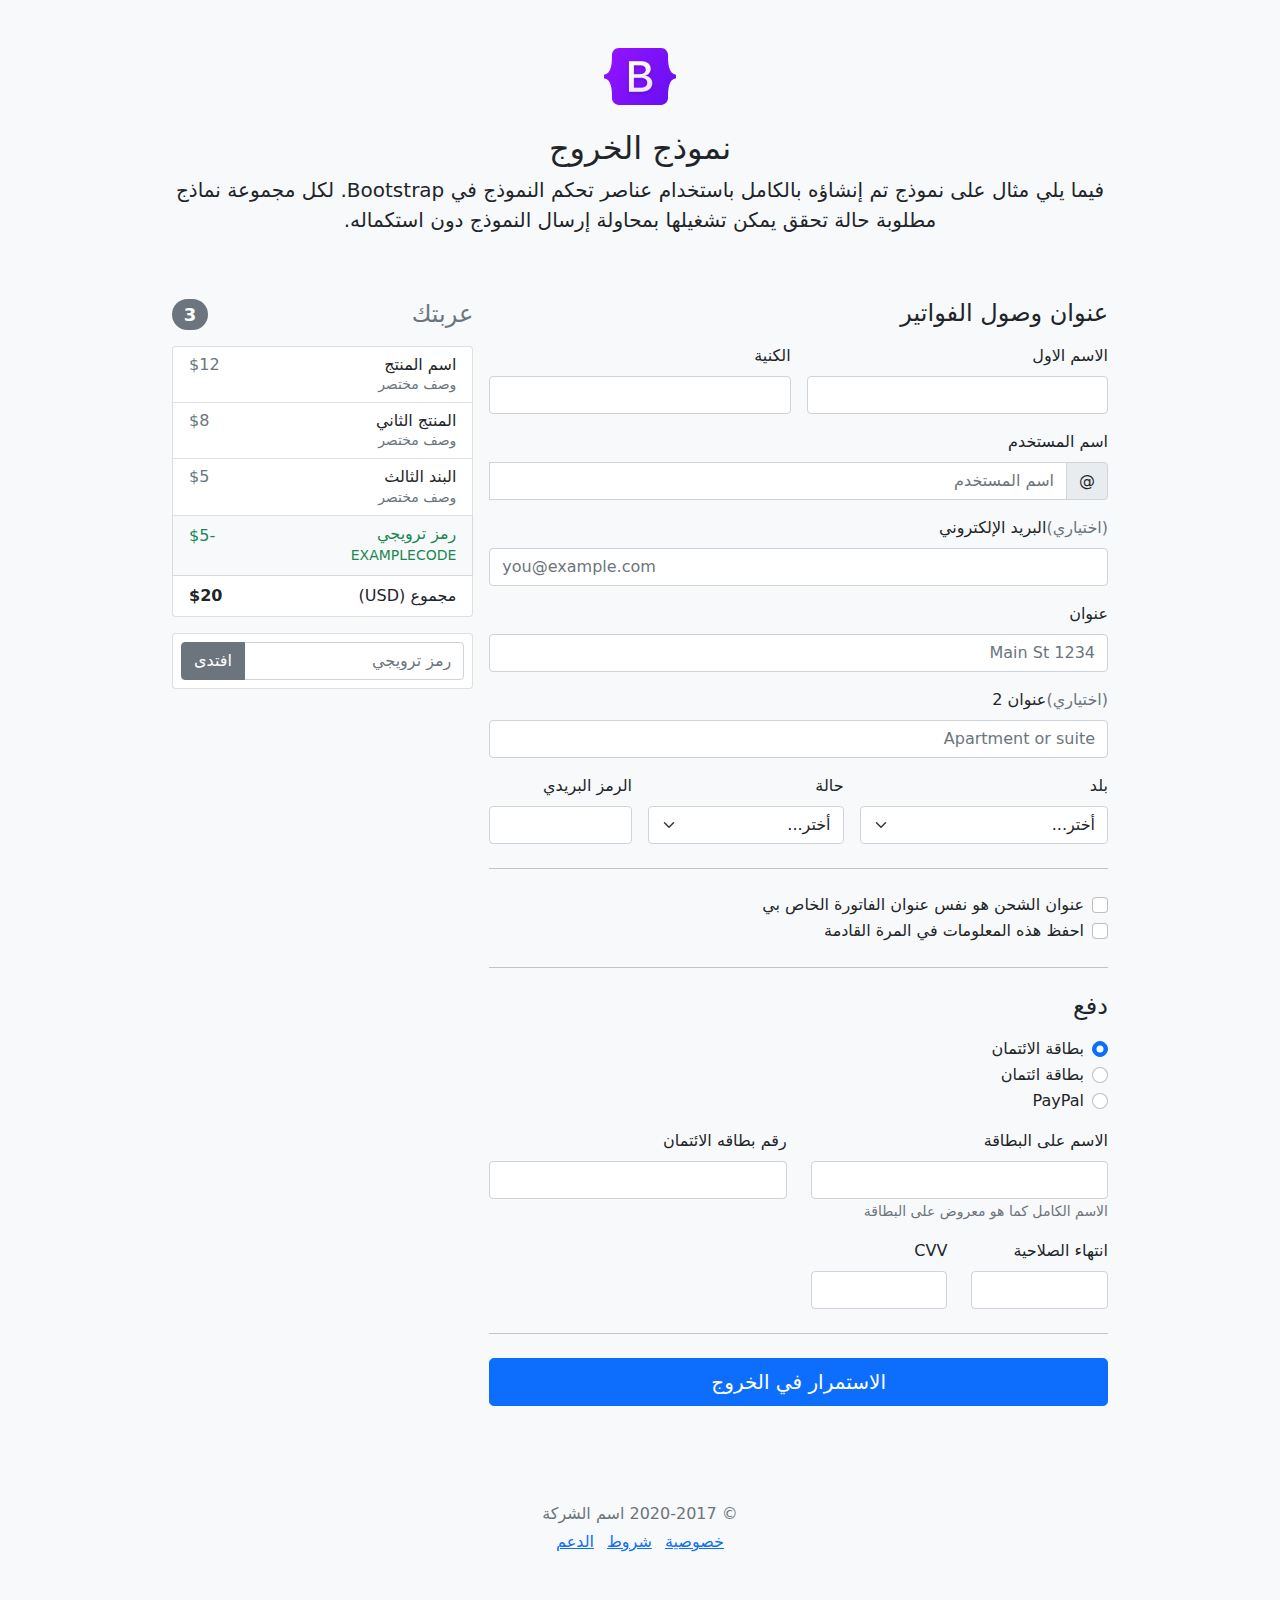
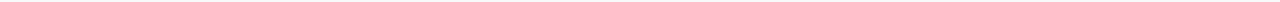
<file: bootstrap-5.0.0-beta1-examples/checkout-rtl/index.html>
<!doctype html>
<html lang="ar" dir="rtl">
  <head>
    <meta charset="utf-8">
    <meta name="viewport" content="width=device-width, initial-scale=1">
    <meta name="description" content="">
    <meta name="author" content="Mark Otto, Jacob Thornton, and Bootstrap contributors">
    <meta name="generator" content="Hugo 0.79.0">
    <title>مثال الخروج · Bootstrap v5.0</title>

    <link rel="canonical" href="https://getbootstrap.com/docs/5.0/examples/checkout-rtl/">

    

    <!-- Bootstrap core CSS -->
<link href="../assets/dist/css/bootstrap.rtl.min.css" rel="stylesheet">

    <style>
      .bd-placeholder-img {
        font-size: 1.125rem;
        text-anchor: middle;
        -webkit-user-select: none;
        -moz-user-select: none;
        user-select: none;
      }

      @media (min-width: 768px) {
        .bd-placeholder-img-lg {
          font-size: 3.5rem;
        }
      }
    </style>

    
    <!-- Custom styles for this template -->
    <link href="../checkout/form-validation.css" rel="stylesheet">
  </head>
  <body class="bg-light">
    
<div class="container">
  <main>
    <div class="py-5 text-center">
      <img class="d-block mx-auto mb-4" src="../assets/brand/bootstrap-logo.svg" alt="" width="72" height="57">
      <h2>نموذج الخروج</h2>
      <p class="lead">فيما يلي مثال على نموذج تم إنشاؤه بالكامل باستخدام عناصر تحكم النموذج في Bootstrap. لكل مجموعة نماذج مطلوبة حالة تحقق يمكن تشغيلها بمحاولة إرسال النموذج دون استكماله.</p>
    </div>

    <div class="row g-3">
      <div class="col-md-5 col-lg-4 order-md-last">
        <h4 class="d-flex justify-content-between align-items-center mb-3">
          <span class="text-muted">عربتك</span>
          <span class="badge bg-secondary rounded-pill">3</span>
        </h4>
        <ul class="list-group mb-3">
          <li class="list-group-item d-flex justify-content-between lh-sm">
            <div>
              <h6 class="my-0">اسم المنتج</h6>
              <small class="text-muted">وصف مختصر</small>
            </div>
            <span class="text-muted">$12</span>
          </li>
          <li class="list-group-item d-flex justify-content-between lh-sm">
            <div>
              <h6 class="my-0">المنتج الثاني</h6>
              <small class="text-muted">وصف مختصر</small>
            </div>
            <span class="text-muted">$8</span>
          </li>
          <li class="list-group-item d-flex justify-content-between lh-sm">
            <div>
              <h6 class="my-0">البند الثالث</h6>
              <small class="text-muted">وصف مختصر</small>
            </div>
            <span class="text-muted">$5</span>
          </li>
          <li class="list-group-item d-flex justify-content-between bg-light">
            <div class="text-success">
              <h6 class="my-0">رمز ترويجي</h6>
              <small>EXAMPLECODE</small>
            </div>
            <span class="text-success">-$5</span>
          </li>
          <li class="list-group-item d-flex justify-content-between">
            <span>مجموع (USD)</span>
            <strong>$20</strong>
          </li>
        </ul>

        <form class="card p-2">
          <div class="input-group">
            <input type="text" class="form-control" placeholder="رمز ترويجي">
            <button type="submit" class="btn btn-secondary">افتدى</button>
          </div>
        </form>
      </div>
      <div class="col-md-7 col-lg-8">
        <h4 class="mb-3">عنوان وصول الفواتير</h4>
        <form class="needs-validation" novalidate>
          <div class="row g-3">
            <div class="col-sm-6">
              <label for="firstName" class="form-label">الاسم الاول</label>
              <input type="text" class="form-control" id="firstName" placeholder="" value="" required>
              <div class="invalid-feedback">
                مطلوب الاسم الأول صالح.
              </div>
            </div>

            <div class="col-sm-6">
              <label for="lastName" class="form-label">الكنية</label>
              <input type="text" class="form-control" id="lastName" placeholder="" value="" required>
              <div class="invalid-feedback">
                مطلوب اسم أخير صالح.
              </div>
            </div>

            <div class="col-12">
              <label for="username" class="form-label">اسم المستخدم</label>
              <div class="input-group">
                <span class="input-group-text">@</span>
                <input type="text" class="form-control" id="username" placeholder="اسم المستخدم" required>
              <div class="invalid-feedback">
                اسم المستخدم الخاص بك مطلوب.
                </div>
              </div>
            </div>

            <div class="col-12">
              <label for="email" class="form-label"><span class="text-muted">(اختياري)</span>البريد الإلكتروني </label>
              <input type="email" class="form-control" id="email" placeholder="you@example.com">
              <div class="invalid-feedback">
                يرجى إدخال عنوان بريد إلكتروني صالح لتحديثات الشحن.
              </div>
            </div>

            <div class="col-12">
              <label for="address" class="form-label">عنوان</label>
              <input type="text" class="form-control" id="address" placeholder="1234 Main St" required>
              <div class="invalid-feedback">
                يرجى إدخال عنوان الشحن الخاص بك.
              </div>
            </div>

            <div class="col-12">
              <label for="address2" class="form-label"><span class="text-muted">(اختياري)</span>عنوان 2 </label>
              <input type="text" class="form-control" id="address2" placeholder="Apartment or suite">
            </div>

            <div class="col-md-5">
              <label for="country" class="form-label">بلد</label>
              <select class="form-select" id="country" required>
                <option value="">أختر...</option>
                <option>الولايات المتحدة الأمريكية</option>
              </select>
              <div class="invalid-feedback">
                يرجى تحديد بلد صالح.
              </div>
            </div>

            <div class="col-md-4">
              <label for="state" class="form-label">حالة</label>
              <select class="form-select" id="state" required>
                <option value="">أختر...</option>
                <option>كاليفورنيا</option>
              </select>
              <div class="invalid-feedback">
                يرجى تقديم حالة صالحة.
              </div>
            </div>

            <div class="col-md-3">
              <label for="zip" class="form-label">الرمز البريدي</label>
              <input type="text" class="form-control" id="zip" placeholder="" required>
              <div class="invalid-feedback">
                الرمز البريدي مطلوب.
              </div>
            </div>
          </div>

          <hr class="my-4">

          <div class="form-check">
            <input type="checkbox" class="form-check-input" id="same-address">
            <label class="form-check-label" for="same-address">عنوان الشحن هو نفس عنوان الفاتورة الخاص بي</label>
          </div>

          <div class="form-check">
            <input type="checkbox" class="form-check-input" id="save-info">
            <label class="form-check-label" for="save-info">احفظ هذه المعلومات في المرة القادمة</label>
          </div>

          <hr class="my-4">

          <h4 class="mb-3">دفع</h4>

          <div class="my-3">
            <div class="form-check">
              <input id="credit" name="paymentMethod" type="radio" class="form-check-input" checked required>
              <label class="form-check-label" for="credit">بطاقة الائتمان</label>
            </div>
            <div class="form-check">
              <input id="debit" name="paymentMethod" type="radio" class="form-check-input" required>
              <label class="form-check-label" for="debit">بطاقة ائتمان</label>
            </div>
            <div class="form-check">
              <input id="paypal" name="paymentMethod" type="radio" class="form-check-input" required>
              <label class="form-check-label" for="paypal">PayPal</label>
            </div>
          </div>

          <div class="row gy-3">
            <div class="col-md-6">
              <label for="cc-name" class="form-label">الاسم على البطاقة</label>
              <input type="text" class="form-control" id="cc-name" placeholder="" required>
              <small class="text-muted">الاسم الكامل كما هو معروض على البطاقة</small>
              <div class="invalid-feedback">
                الاسم على البطاقة مطلوب
              </div>
            </div>

            <div class="col-md-6">
              <label for="cc-number" class="form-label">رقم بطاقه الائتمان</label>
              <input type="text" class="form-control" id="cc-number" placeholder="" required>
              <div class="invalid-feedback">
                رقم بطاقة الائتمان مطلوب
              </div>
            </div>

            <div class="col-md-3">
              <label for="cc-expiration" class="form-label">انتهاء الصلاحية</label>
              <input type="text" class="form-control" id="cc-expiration" placeholder="" required>
              <div class="invalid-feedback">
                تاريخ انتهاء الصلاحية مطلوب
              </div>
            </div>

            <div class="col-md-3">
              <label for="cc-cvv" class="form-label">CVV</label>
              <input type="text" class="form-control" id="cc-cvv" placeholder="" required>
              <div class="invalid-feedback">
                رمز الحماية مطلوب
              </div>
            </div>
          </div>

          <hr class="my-4">

          <button class="w-100 btn btn-primary btn-lg" type="submit">الاستمرار في الخروج</button>
        </form>
      </div>
    </div>
  </main>
  <footer class="my-5 pt-5 text-muted text-center text-small">
    <p class="mb-1">&copy; 2020-2017 اسم الشركة</p>
    <ul class="list-inline">
      <li class="list-inline-item"><a href="#">خصوصية</a></li>
      <li class="list-inline-item"><a href="#">شروط</a></li>
      <li class="list-inline-item"><a href="#">الدعم</a></li>
    </ul>
  </footer>
</div>


    <script src="../assets/dist/js/bootstrap.bundle.min.js"></script>

      <script src="../checkout/form-validation.js"></script>
  </body>
</html>
</file>
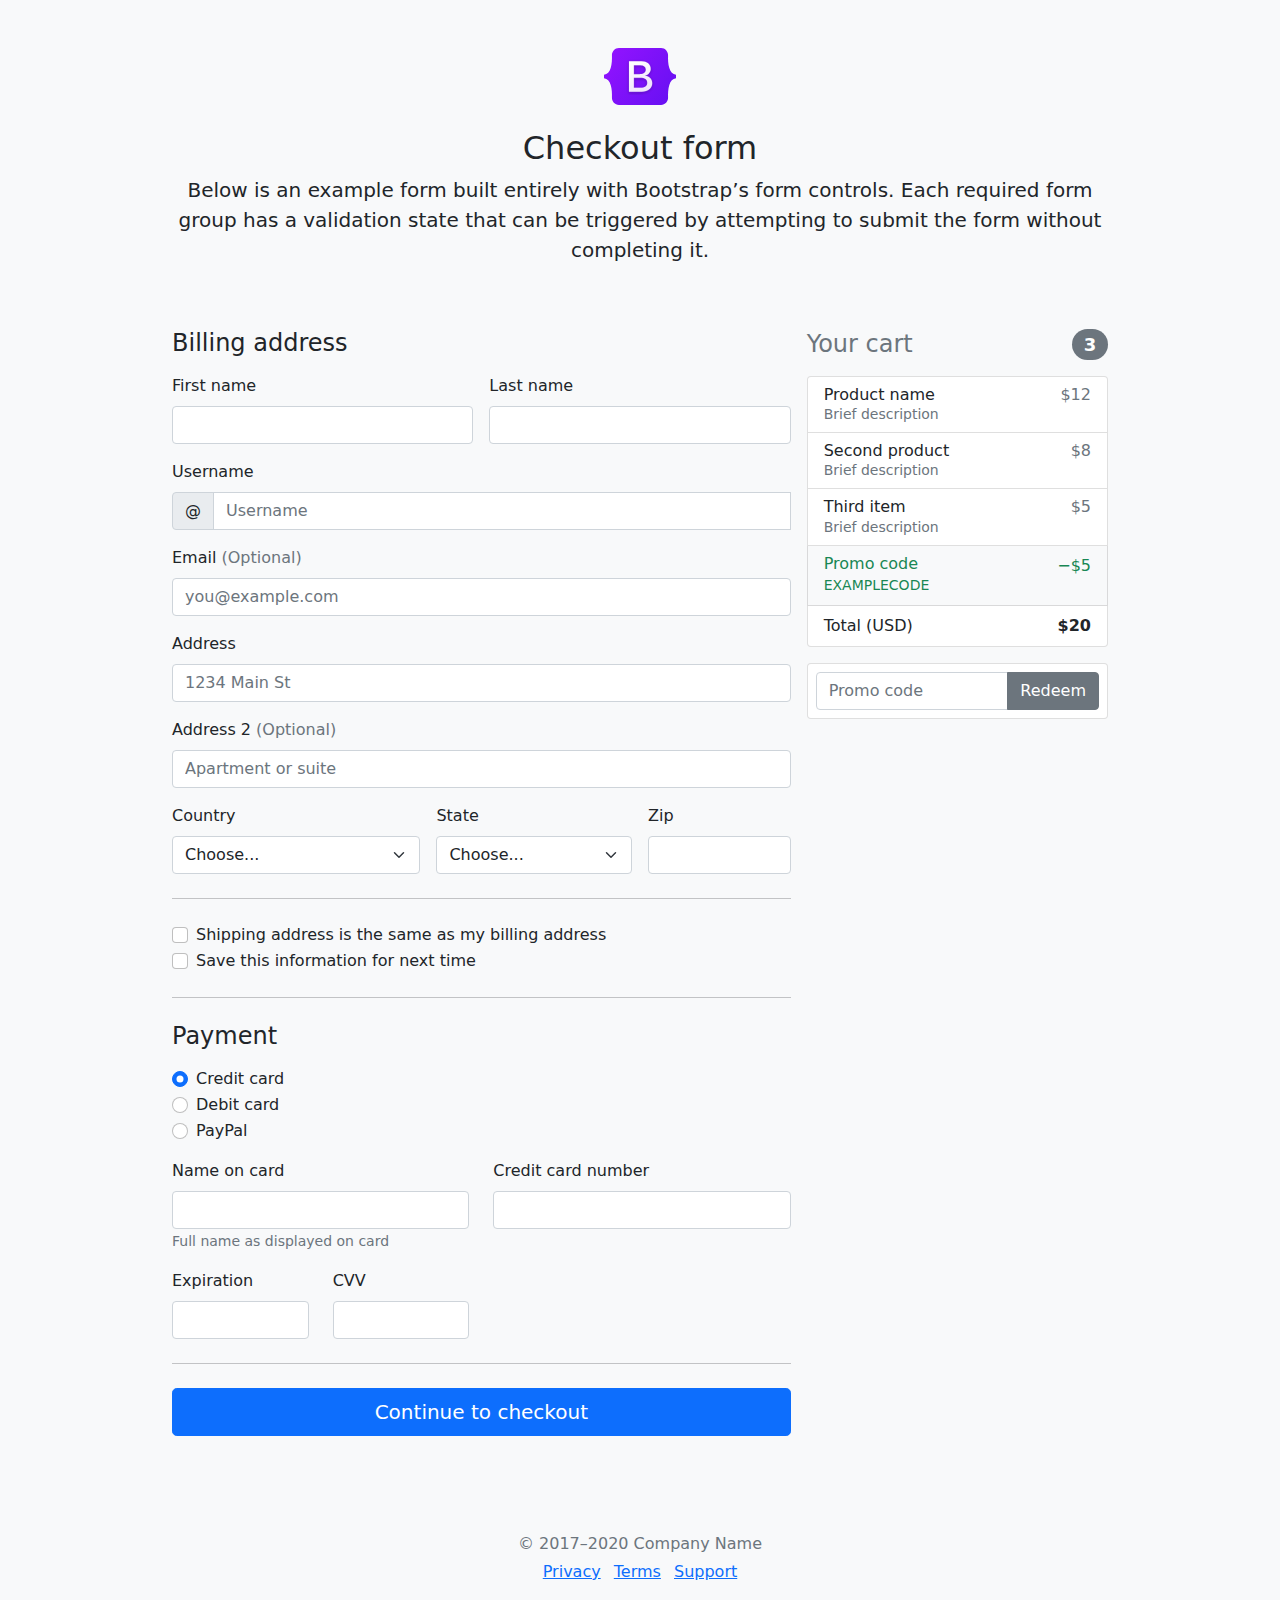
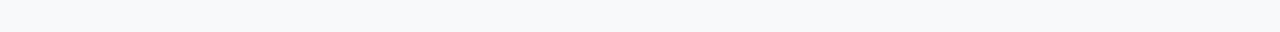
<file: bootstrap-5.0.0-beta1-examples/checkout/index.html>
<!doctype html>
<html lang="en">
  <head>
    <meta charset="utf-8">
    <meta name="viewport" content="width=device-width, initial-scale=1">
    <meta name="description" content="">
    <meta name="author" content="Mark Otto, Jacob Thornton, and Bootstrap contributors">
    <meta name="generator" content="Hugo 0.79.0">
    <title>Checkout example · Bootstrap v5.0</title>

    <link rel="canonical" href="https://getbootstrap.com/docs/5.0/examples/checkout/">

    

    <!-- Bootstrap core CSS -->
<link href="../assets/dist/css/bootstrap.min.css" rel="stylesheet">

    <style>
      .bd-placeholder-img {
        font-size: 1.125rem;
        text-anchor: middle;
        -webkit-user-select: none;
        -moz-user-select: none;
        user-select: none;
      }

      @media (min-width: 768px) {
        .bd-placeholder-img-lg {
          font-size: 3.5rem;
        }
      }
    </style>

    
    <!-- Custom styles for this template -->
    <link href="form-validation.css" rel="stylesheet">
  </head>
  <body class="bg-light">
    
<div class="container">
  <main>
    <div class="py-5 text-center">
      <img class="d-block mx-auto mb-4" src="../assets/brand/bootstrap-logo.svg" alt="" width="72" height="57">
      <h2>Checkout form</h2>
      <p class="lead">Below is an example form built entirely with Bootstrap’s form controls. Each required form group has a validation state that can be triggered by attempting to submit the form without completing it.</p>
    </div>

    <div class="row g-3">
      <div class="col-md-5 col-lg-4 order-md-last">
        <h4 class="d-flex justify-content-between align-items-center mb-3">
          <span class="text-muted">Your cart</span>
          <span class="badge bg-secondary rounded-pill">3</span>
        </h4>
        <ul class="list-group mb-3">
          <li class="list-group-item d-flex justify-content-between lh-sm">
            <div>
              <h6 class="my-0">Product name</h6>
              <small class="text-muted">Brief description</small>
            </div>
            <span class="text-muted">$12</span>
          </li>
          <li class="list-group-item d-flex justify-content-between lh-sm">
            <div>
              <h6 class="my-0">Second product</h6>
              <small class="text-muted">Brief description</small>
            </div>
            <span class="text-muted">$8</span>
          </li>
          <li class="list-group-item d-flex justify-content-between lh-sm">
            <div>
              <h6 class="my-0">Third item</h6>
              <small class="text-muted">Brief description</small>
            </div>
            <span class="text-muted">$5</span>
          </li>
          <li class="list-group-item d-flex justify-content-between bg-light">
            <div class="text-success">
              <h6 class="my-0">Promo code</h6>
              <small>EXAMPLECODE</small>
            </div>
            <span class="text-success">−$5</span>
          </li>
          <li class="list-group-item d-flex justify-content-between">
            <span>Total (USD)</span>
            <strong>$20</strong>
          </li>
        </ul>

        <form class="card p-2">
          <div class="input-group">
            <input type="text" class="form-control" placeholder="Promo code">
            <button type="submit" class="btn btn-secondary">Redeem</button>
          </div>
        </form>
      </div>
      <div class="col-md-7 col-lg-8">
        <h4 class="mb-3">Billing address</h4>
        <form class="needs-validation" novalidate>
          <div class="row g-3">
            <div class="col-sm-6">
              <label for="firstName" class="form-label">First name</label>
              <input type="text" class="form-control" id="firstName" placeholder="" value="" required>
              <div class="invalid-feedback">
                Valid first name is required.
              </div>
            </div>

            <div class="col-sm-6">
              <label for="lastName" class="form-label">Last name</label>
              <input type="text" class="form-control" id="lastName" placeholder="" value="" required>
              <div class="invalid-feedback">
                Valid last name is required.
              </div>
            </div>

            <div class="col-12">
              <label for="username" class="form-label">Username</label>
              <div class="input-group">
                <span class="input-group-text">@</span>
                <input type="text" class="form-control" id="username" placeholder="Username" required>
              <div class="invalid-feedback">
                  Your username is required.
                </div>
              </div>
            </div>

            <div class="col-12">
              <label for="email" class="form-label">Email <span class="text-muted">(Optional)</span></label>
              <input type="email" class="form-control" id="email" placeholder="you@example.com">
              <div class="invalid-feedback">
                Please enter a valid email address for shipping updates.
              </div>
            </div>

            <div class="col-12">
              <label for="address" class="form-label">Address</label>
              <input type="text" class="form-control" id="address" placeholder="1234 Main St" required>
              <div class="invalid-feedback">
                Please enter your shipping address.
              </div>
            </div>

            <div class="col-12">
              <label for="address2" class="form-label">Address 2 <span class="text-muted">(Optional)</span></label>
              <input type="text" class="form-control" id="address2" placeholder="Apartment or suite">
            </div>

            <div class="col-md-5">
              <label for="country" class="form-label">Country</label>
              <select class="form-select" id="country" required>
                <option value="">Choose...</option>
                <option>United States</option>
              </select>
              <div class="invalid-feedback">
                Please select a valid country.
              </div>
            </div>

            <div class="col-md-4">
              <label for="state" class="form-label">State</label>
              <select class="form-select" id="state" required>
                <option value="">Choose...</option>
                <option>California</option>
              </select>
              <div class="invalid-feedback">
                Please provide a valid state.
              </div>
            </div>

            <div class="col-md-3">
              <label for="zip" class="form-label">Zip</label>
              <input type="text" class="form-control" id="zip" placeholder="" required>
              <div class="invalid-feedback">
                Zip code required.
              </div>
            </div>
          </div>

          <hr class="my-4">

          <div class="form-check">
            <input type="checkbox" class="form-check-input" id="same-address">
            <label class="form-check-label" for="same-address">Shipping address is the same as my billing address</label>
          </div>

          <div class="form-check">
            <input type="checkbox" class="form-check-input" id="save-info">
            <label class="form-check-label" for="save-info">Save this information for next time</label>
          </div>

          <hr class="my-4">

          <h4 class="mb-3">Payment</h4>

          <div class="my-3">
            <div class="form-check">
              <input id="credit" name="paymentMethod" type="radio" class="form-check-input" checked required>
              <label class="form-check-label" for="credit">Credit card</label>
            </div>
            <div class="form-check">
              <input id="debit" name="paymentMethod" type="radio" class="form-check-input" required>
              <label class="form-check-label" for="debit">Debit card</label>
            </div>
            <div class="form-check">
              <input id="paypal" name="paymentMethod" type="radio" class="form-check-input" required>
              <label class="form-check-label" for="paypal">PayPal</label>
            </div>
          </div>

          <div class="row gy-3">
            <div class="col-md-6">
              <label for="cc-name" class="form-label">Name on card</label>
              <input type="text" class="form-control" id="cc-name" placeholder="" required>
              <small class="text-muted">Full name as displayed on card</small>
              <div class="invalid-feedback">
                Name on card is required
              </div>
            </div>

            <div class="col-md-6">
              <label for="cc-number" class="form-label">Credit card number</label>
              <input type="text" class="form-control" id="cc-number" placeholder="" required>
              <div class="invalid-feedback">
                Credit card number is required
              </div>
            </div>

            <div class="col-md-3">
              <label for="cc-expiration" class="form-label">Expiration</label>
              <input type="text" class="form-control" id="cc-expiration" placeholder="" required>
              <div class="invalid-feedback">
                Expiration date required
              </div>
            </div>

            <div class="col-md-3">
              <label for="cc-cvv" class="form-label">CVV</label>
              <input type="text" class="form-control" id="cc-cvv" placeholder="" required>
              <div class="invalid-feedback">
                Security code required
              </div>
            </div>
          </div>

          <hr class="my-4">

          <button class="w-100 btn btn-primary btn-lg" type="submit">Continue to checkout</button>
        </form>
      </div>
    </div>
  </main>

  <footer class="my-5 pt-5 text-muted text-center text-small">
    <p class="mb-1">&copy; 2017–2020 Company Name</p>
    <ul class="list-inline">
      <li class="list-inline-item"><a href="#">Privacy</a></li>
      <li class="list-inline-item"><a href="#">Terms</a></li>
      <li class="list-inline-item"><a href="#">Support</a></li>
    </ul>
  </footer>
</div>


    <script src="../assets/dist/js/bootstrap.bundle.min.js"></script>

      <script src="form-validation.js"></script>
  </body>
</html>
</file>
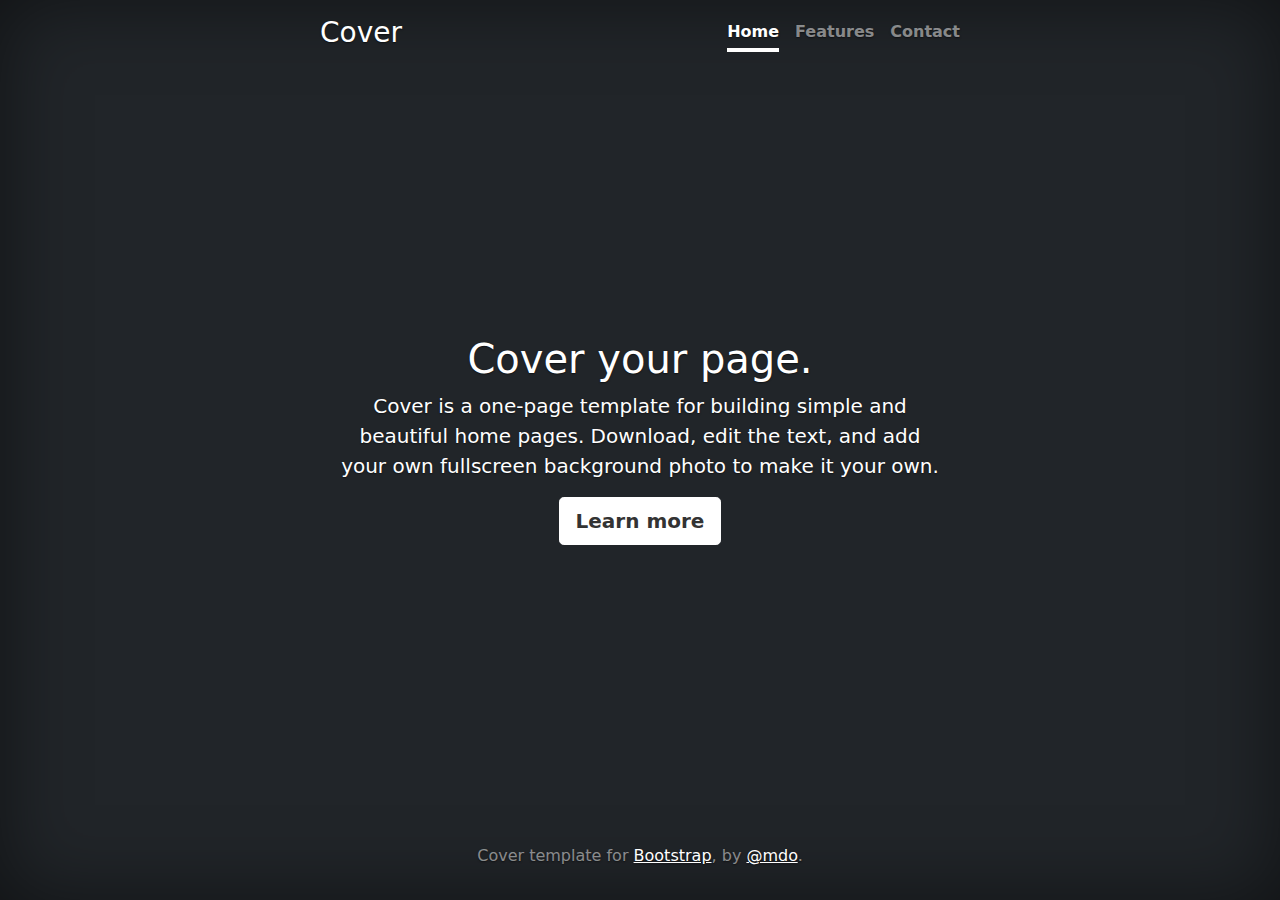
<file: bootstrap-5.0.0-beta1-examples/cover/index.html>
<!doctype html>
<html lang="en" class="h-100">
  <head>
    <meta charset="utf-8">
    <meta name="viewport" content="width=device-width, initial-scale=1">
    <meta name="description" content="">
    <meta name="author" content="Mark Otto, Jacob Thornton, and Bootstrap contributors">
    <meta name="generator" content="Hugo 0.79.0">
    <title>Cover Template · Bootstrap v5.0</title>

    <link rel="canonical" href="https://getbootstrap.com/docs/5.0/examples/cover/">

    

    <!-- Bootstrap core CSS -->
<link href="../assets/dist/css/bootstrap.min.css" rel="stylesheet">

    <style>
      .bd-placeholder-img {
        font-size: 1.125rem;
        text-anchor: middle;
        -webkit-user-select: none;
        -moz-user-select: none;
        user-select: none;
      }

      @media (min-width: 768px) {
        .bd-placeholder-img-lg {
          font-size: 3.5rem;
        }
      }
    </style>

    
    <!-- Custom styles for this template -->
    <link href="cover.css" rel="stylesheet">
  </head>
  <body class="d-flex h-100 text-center text-white bg-dark">
    
<div class="cover-container d-flex w-100 h-100 p-3 mx-auto flex-column">
  <header class="mb-auto">
    <div>
      <h3 class="float-md-start mb-0">Cover</h3>
      <nav class="nav nav-masthead justify-content-center float-md-end">
        <a class="nav-link active" aria-current="page" href="#">Home</a>
        <a class="nav-link" href="#">Features</a>
        <a class="nav-link" href="#">Contact</a>
      </nav>
    </div>
  </header>

  <main class="px-3">
    <h1>Cover your page.</h1>
    <p class="lead">Cover is a one-page template for building simple and beautiful home pages. Download, edit the text, and add your own fullscreen background photo to make it your own.</p>
    <p class="lead">
      <a href="#" class="btn btn-lg btn-secondary fw-bold border-white bg-white">Learn more</a>
    </p>
  </main>

  <footer class="mt-auto text-white-50">
    <p>Cover template for <a href="https://getbootstrap.com/" class="text-white">Bootstrap</a>, by <a href="https://twitter.com/mdo" class="text-white">@mdo</a>.</p>
  </footer>
</div>


    
  </body>
</html>
</file>
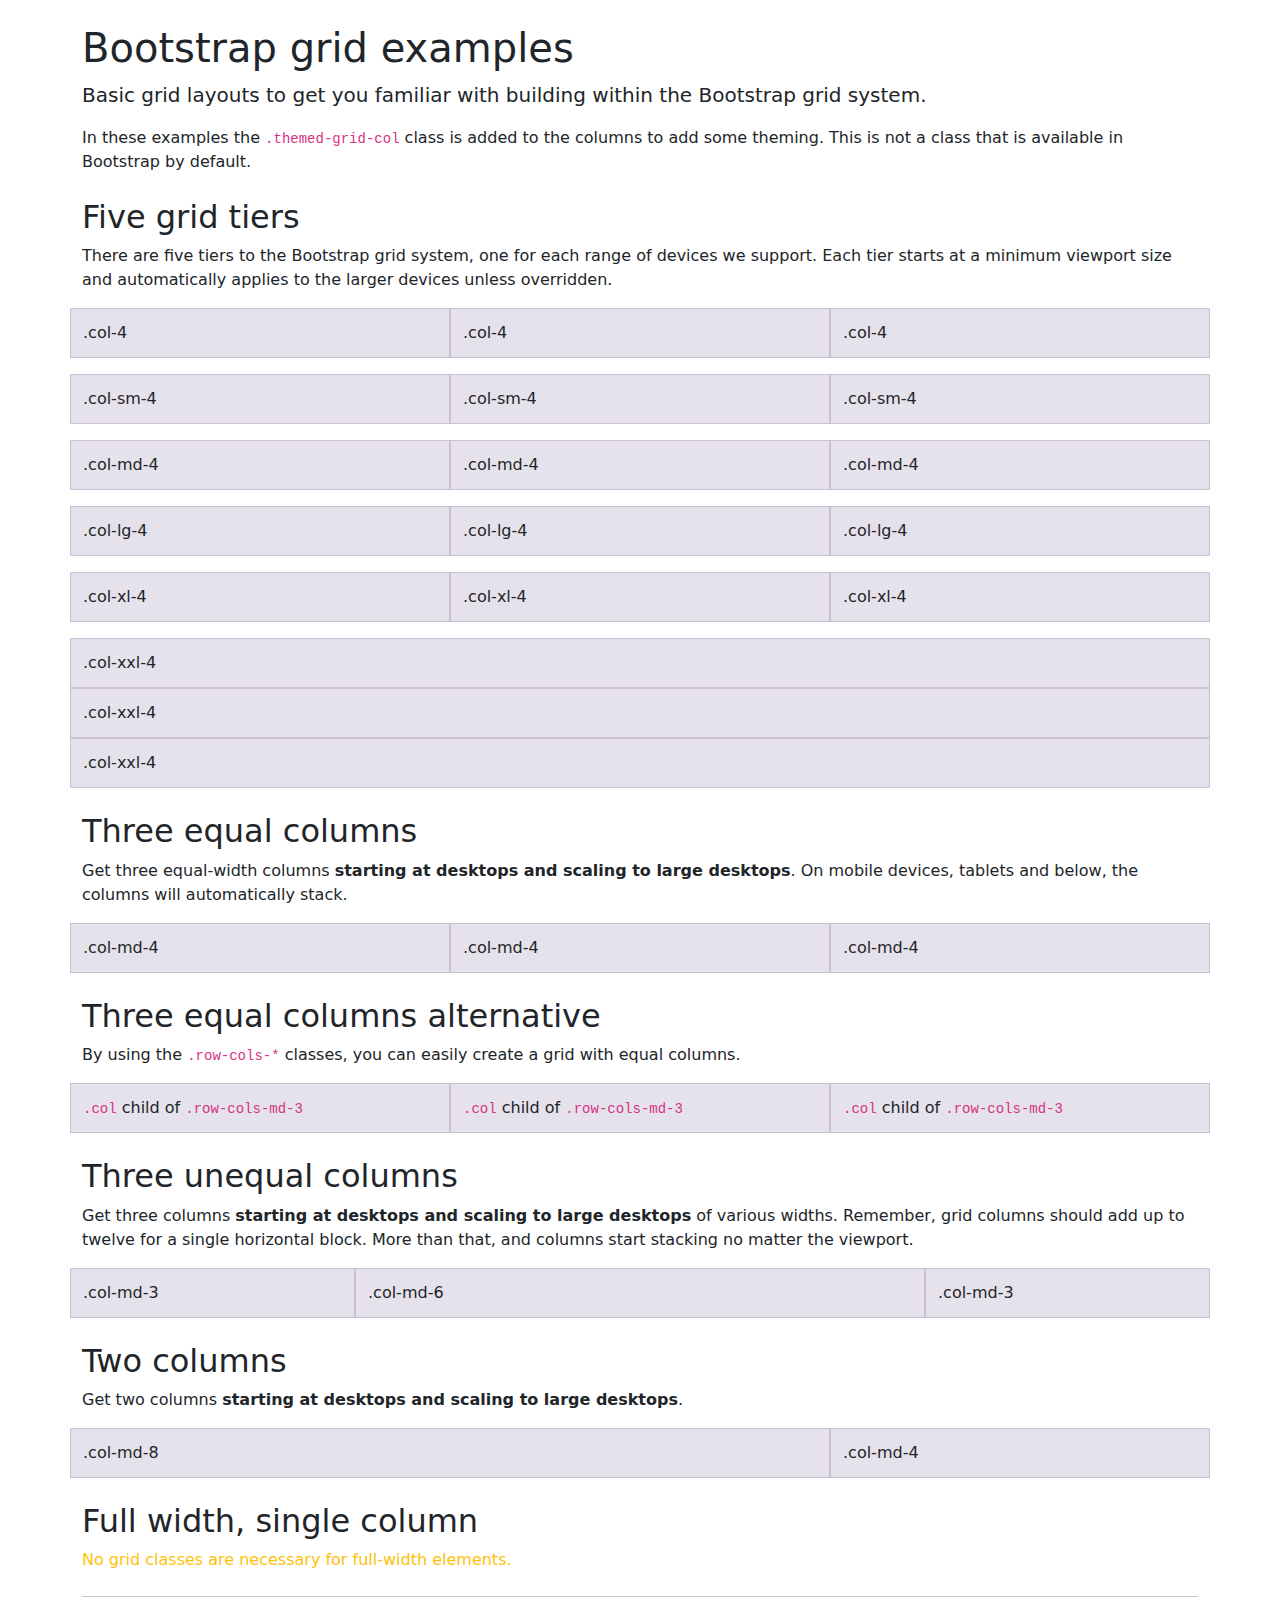
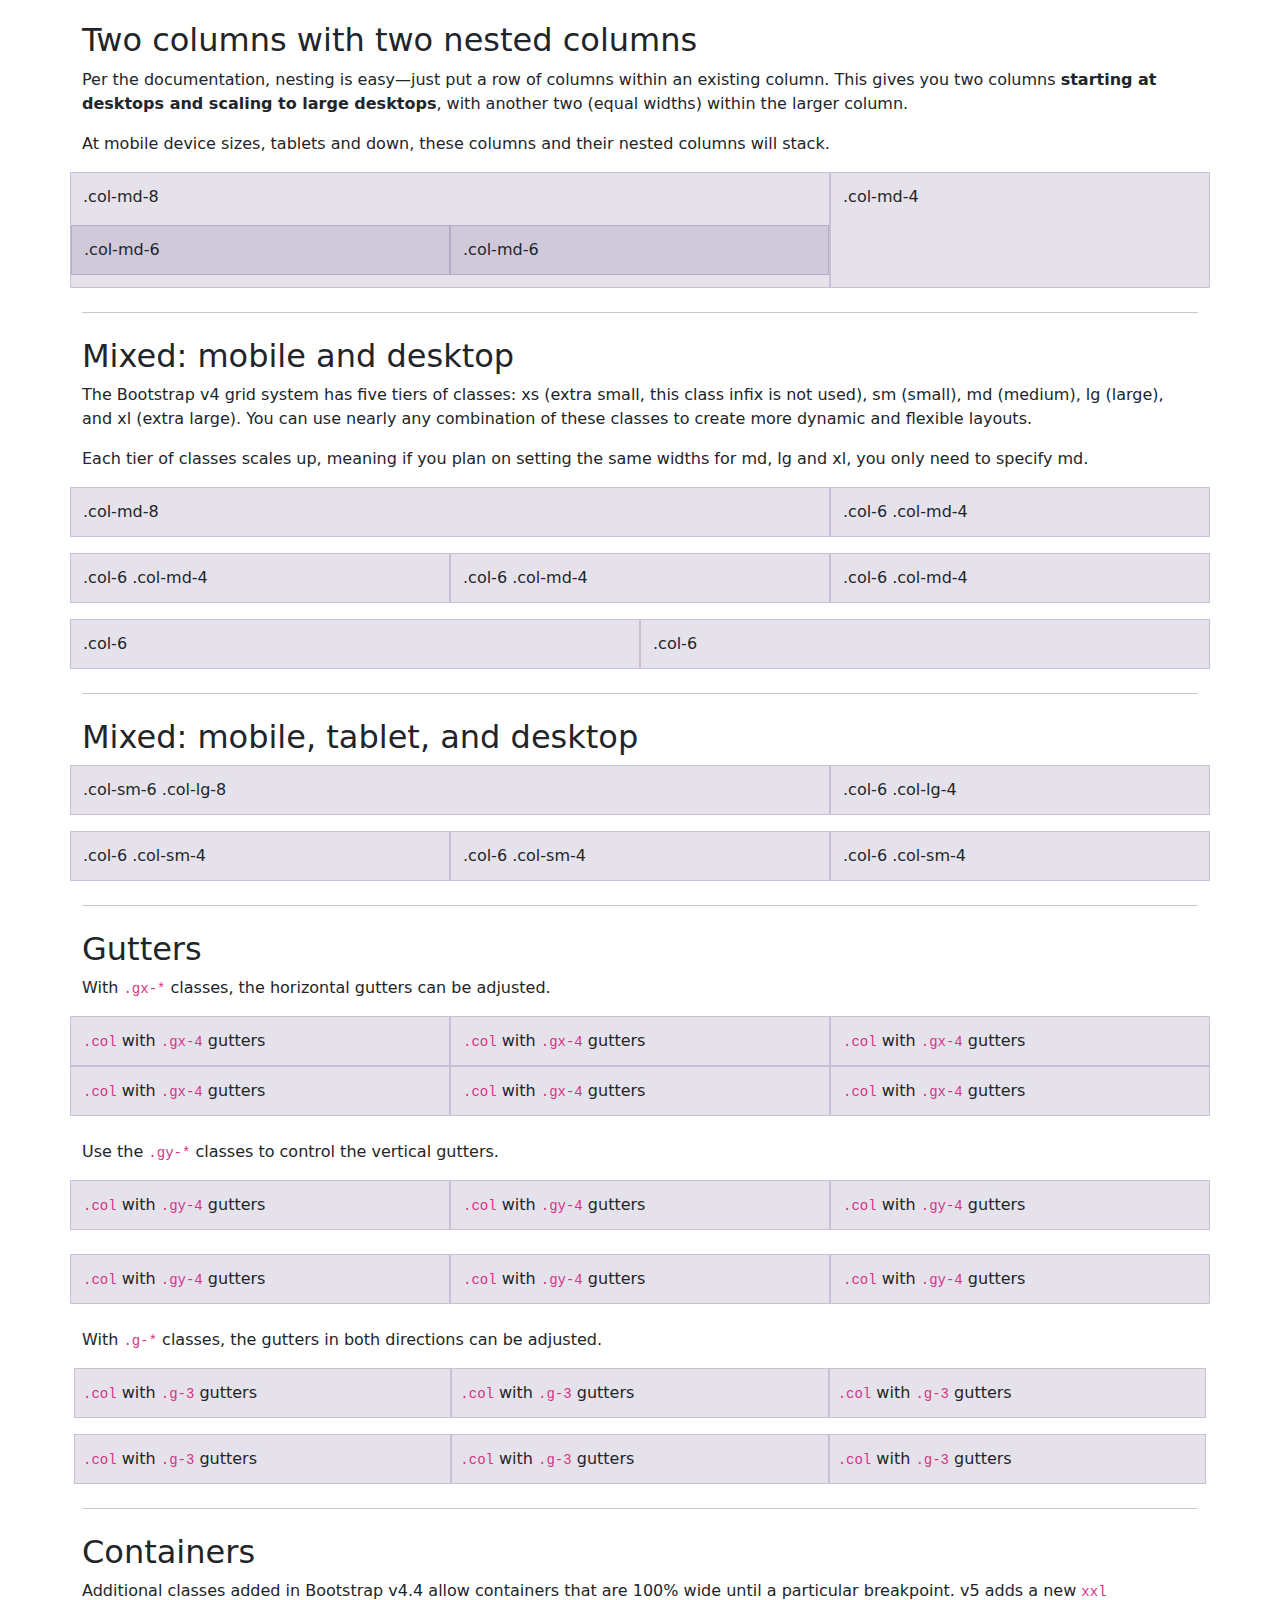
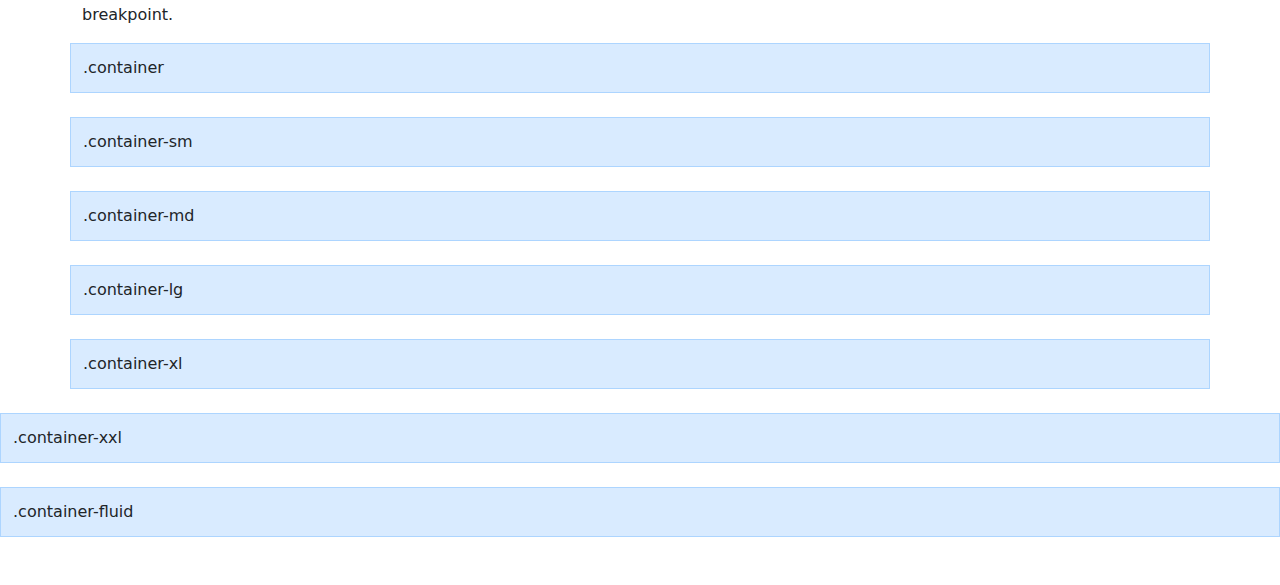
<file: bootstrap-5.0.0-beta1-examples/grid/index.html>
<!doctype html>
<html lang="en">
  <head>
    <meta charset="utf-8">
    <meta name="viewport" content="width=device-width, initial-scale=1">
    <meta name="description" content="">
    <meta name="author" content="Mark Otto, Jacob Thornton, and Bootstrap contributors">
    <meta name="generator" content="Hugo 0.79.0">
    <title>Grid Template · Bootstrap v5.0</title>

    <link rel="canonical" href="https://getbootstrap.com/docs/5.0/examples/grid/">

    

    <!-- Bootstrap core CSS -->
<link href="../assets/dist/css/bootstrap.min.css" rel="stylesheet">

    <style>
      .bd-placeholder-img {
        font-size: 1.125rem;
        text-anchor: middle;
        -webkit-user-select: none;
        -moz-user-select: none;
        user-select: none;
      }

      @media (min-width: 768px) {
        .bd-placeholder-img-lg {
          font-size: 3.5rem;
        }
      }
    </style>

    
    <!-- Custom styles for this template -->
    <link href="grid.css" rel="stylesheet">
  </head>
  <body class="py-4">
    
<main>
  <div class="container">

    <h1>Bootstrap grid examples</h1>
    <p class="lead">Basic grid layouts to get you familiar with building within the Bootstrap grid system.</p>
    <p>In these examples the <code>.themed-grid-col</code> class is added to the columns to add some theming. This is not a class that is available in Bootstrap by default.</p>

    <h2 class="mt-4">Five grid tiers</h2>
    <p>There are five tiers to the Bootstrap grid system, one for each range of devices we support. Each tier starts at a minimum viewport size and automatically applies to the larger devices unless overridden.</p>

    <div class="row mb-3">
      <div class="col-4 themed-grid-col">.col-4</div>
      <div class="col-4 themed-grid-col">.col-4</div>
      <div class="col-4 themed-grid-col">.col-4</div>
    </div>

    <div class="row mb-3">
      <div class="col-sm-4 themed-grid-col">.col-sm-4</div>
      <div class="col-sm-4 themed-grid-col">.col-sm-4</div>
      <div class="col-sm-4 themed-grid-col">.col-sm-4</div>
    </div>

    <div class="row mb-3">
      <div class="col-md-4 themed-grid-col">.col-md-4</div>
      <div class="col-md-4 themed-grid-col">.col-md-4</div>
      <div class="col-md-4 themed-grid-col">.col-md-4</div>
    </div>

    <div class="row mb-3">
      <div class="col-lg-4 themed-grid-col">.col-lg-4</div>
      <div class="col-lg-4 themed-grid-col">.col-lg-4</div>
      <div class="col-lg-4 themed-grid-col">.col-lg-4</div>
    </div>

    <div class="row mb-3">
      <div class="col-xl-4 themed-grid-col">.col-xl-4</div>
      <div class="col-xl-4 themed-grid-col">.col-xl-4</div>
      <div class="col-xl-4 themed-grid-col">.col-xl-4</div>
    </div>

    <div class="row mb-3">
      <div class="col-xxl-4 themed-grid-col">.col-xxl-4</div>
      <div class="col-xxl-4 themed-grid-col">.col-xxl-4</div>
      <div class="col-xxl-4 themed-grid-col">.col-xxl-4</div>
    </div>

    <h2 class="mt-4">Three equal columns</h2>
    <p>Get three equal-width columns <strong>starting at desktops and scaling to large desktops</strong>. On mobile devices, tablets and below, the columns will automatically stack.</p>
    <div class="row mb-3">
      <div class="col-md-4 themed-grid-col">.col-md-4</div>
      <div class="col-md-4 themed-grid-col">.col-md-4</div>
      <div class="col-md-4 themed-grid-col">.col-md-4</div>
    </div>

    <h2 class="mt-4">Three equal columns alternative</h2>
    <p>By using the <code>.row-cols-*</code> classes, you can easily create a grid with equal columns.</p>
    <div class="row row-cols-md-3 mb-3">
      <div class="col themed-grid-col"><code>.col</code> child of <code>.row-cols-md-3</code></div>
      <div class="col themed-grid-col"><code>.col</code> child of <code>.row-cols-md-3</code></div>
      <div class="col themed-grid-col"><code>.col</code> child of <code>.row-cols-md-3</code></div>
    </div>

    <h2 class="mt-4">Three unequal columns</h2>
    <p>Get three columns <strong>starting at desktops and scaling to large desktops</strong> of various widths. Remember, grid columns should add up to twelve for a single horizontal block. More than that, and columns start stacking no matter the viewport.</p>
    <div class="row mb-3">
      <div class="col-md-3 themed-grid-col">.col-md-3</div>
      <div class="col-md-6 themed-grid-col">.col-md-6</div>
      <div class="col-md-3 themed-grid-col">.col-md-3</div>
    </div>

    <h2 class="mt-4">Two columns</h2>
    <p>Get two columns <strong>starting at desktops and scaling to large desktops</strong>.</p>
    <div class="row mb-3">
      <div class="col-md-8 themed-grid-col">.col-md-8</div>
      <div class="col-md-4 themed-grid-col">.col-md-4</div>
    </div>

    <h2 class="mt-4">Full width, single column</h2>
    <p class="text-warning">
      No grid classes are necessary for full-width elements.
    </p>

    <hr class="my-4">

    <h2 class="mt-4">Two columns with two nested columns</h2>
    <p>Per the documentation, nesting is easy—just put a row of columns within an existing column. This gives you two columns <strong>starting at desktops and scaling to large desktops</strong>, with another two (equal widths) within the larger column.</p>
    <p>At mobile device sizes, tablets and down, these columns and their nested columns will stack.</p>
    <div class="row mb-3">
      <div class="col-md-8 themed-grid-col">
        <div class="pb-3">
          .col-md-8
        </div>
        <div class="row">
          <div class="col-md-6 themed-grid-col">.col-md-6</div>
          <div class="col-md-6 themed-grid-col">.col-md-6</div>
        </div>
      </div>
      <div class="col-md-4 themed-grid-col">.col-md-4</div>
    </div>

    <hr class="my-4">

    <h2 class="mt-4">Mixed: mobile and desktop</h2>
    <p>The Bootstrap v4 grid system has five tiers of classes: xs (extra small, this class infix is not used), sm (small), md (medium), lg (large), and xl (extra large). You can use nearly any combination of these classes to create more dynamic and flexible layouts.</p>
    <p>Each tier of classes scales up, meaning if you plan on setting the same widths for md, lg and xl, you only need to specify md.</p>
    <div class="row mb-3">
      <div class="col-md-8 themed-grid-col">.col-md-8</div>
      <div class="col-6 col-md-4 themed-grid-col">.col-6 .col-md-4</div>
    </div>
    <div class="row mb-3">
      <div class="col-6 col-md-4 themed-grid-col">.col-6 .col-md-4</div>
      <div class="col-6 col-md-4 themed-grid-col">.col-6 .col-md-4</div>
      <div class="col-6 col-md-4 themed-grid-col">.col-6 .col-md-4</div>
    </div>
    <div class="row mb-3">
      <div class="col-6 themed-grid-col">.col-6</div>
      <div class="col-6 themed-grid-col">.col-6</div>
    </div>

    <hr class="my-4">

    <h2 class="mt-4">Mixed: mobile, tablet, and desktop</h2>
    <div class="row mb-3">
      <div class="col-sm-6 col-lg-8 themed-grid-col">.col-sm-6 .col-lg-8</div>
      <div class="col-6 col-lg-4 themed-grid-col">.col-6 .col-lg-4</div>
    </div>
    <div class="row mb-3">
      <div class="col-6 col-sm-4 themed-grid-col">.col-6 .col-sm-4</div>
      <div class="col-6 col-sm-4 themed-grid-col">.col-6 .col-sm-4</div>
      <div class="col-6 col-sm-4 themed-grid-col">.col-6 .col-sm-4</div>
    </div>

    <hr class="my-4">

    <h2 class="mt-4">Gutters</h2>
    <p>With <code>.gx-*</code> classes, the horizontal gutters can be adjusted.</p>
    <div class="row row-cols-1 row-cols-md-3 gx-4">
      <div class="col themed-grid-col"><code>.col</code> with <code>.gx-4</code> gutters</div>
      <div class="col themed-grid-col"><code>.col</code> with <code>.gx-4</code> gutters</div>
      <div class="col themed-grid-col"><code>.col</code> with <code>.gx-4</code> gutters</div>
      <div class="col themed-grid-col"><code>.col</code> with <code>.gx-4</code> gutters</div>
      <div class="col themed-grid-col"><code>.col</code> with <code>.gx-4</code> gutters</div>
      <div class="col themed-grid-col"><code>.col</code> with <code>.gx-4</code> gutters</div>
    </div>
    <p class="mt-4">Use the <code>.gy-*</code> classes to control the vertical gutters.</p>
    <div class="row row-cols-1 row-cols-md-3 gy-4">
      <div class="col themed-grid-col"><code>.col</code> with <code>.gy-4</code> gutters</div>
      <div class="col themed-grid-col"><code>.col</code> with <code>.gy-4</code> gutters</div>
      <div class="col themed-grid-col"><code>.col</code> with <code>.gy-4</code> gutters</div>
      <div class="col themed-grid-col"><code>.col</code> with <code>.gy-4</code> gutters</div>
      <div class="col themed-grid-col"><code>.col</code> with <code>.gy-4</code> gutters</div>
      <div class="col themed-grid-col"><code>.col</code> with <code>.gy-4</code> gutters</div>
    </div>
    <p class="mt-4">With <code>.g-*</code> classes, the gutters in both directions can be adjusted.</p>
    <div class="row row-cols-1 row-cols-md-3 g-3">
      <div class="col themed-grid-col"><code>.col</code> with <code>.g-3</code> gutters</div>
      <div class="col themed-grid-col"><code>.col</code> with <code>.g-3</code> gutters</div>
      <div class="col themed-grid-col"><code>.col</code> with <code>.g-3</code> gutters</div>
      <div class="col themed-grid-col"><code>.col</code> with <code>.g-3</code> gutters</div>
      <div class="col themed-grid-col"><code>.col</code> with <code>.g-3</code> gutters</div>
      <div class="col themed-grid-col"><code>.col</code> with <code>.g-3</code> gutters</div>
    </div>
  </div>

  <div class="container" id="containers">
    <hr class="my-4">

    <h2 class="mt-4">Containers</h2>
    <p>Additional classes added in Bootstrap v4.4 allow containers that are 100% wide until a particular breakpoint. v5 adds a new <code>xxl</code> breakpoint.</p>
  </div>

  <div class="container themed-container">.container</div>
  <div class="container-sm themed-container">.container-sm</div>
  <div class="container-md themed-container">.container-md</div>
  <div class="container-lg themed-container">.container-lg</div>
  <div class="container-xl themed-container">.container-xl</div>
  <div class="container-xxl themed-container">.container-xxl</div>
  <div class="container-fluid themed-container">.container-fluid</div>
</main>


    
  </body>
</html>
</file>
<file: css/actualheader.css>
body {
    margin: 0;
  }
  .header {
    padding: 10px 16px;
    background: rgb(44, 44, 44, 0.5);
    color: #f1f1f1;
  }
  .sticky {
    position: fixed;
    top: 0;
    width: 100%;
  }

  .footer {
    padding: 1px 16px;
    color: #f1f1f1;
    position: fixed;
    left: 0;
    bottom: 0;
    width: 100%;
    color: white;
    text-align: center;
  }
</file>
<file: css/headerclass.css>
a {
    color: currentColor;
    text-decoration: none;
}
</file>
<file: css/a-content.css>
.image-regular img {
    padding-bottom: 200px;
}

.article-content h1 {
  text-align: center;
  font-size: 120px;
}

.article-content h2 a {
  color: #ccc;
}
.article-content h2 a:hover {
  color: rgb(236, 236, 236);
  animation: text-shadow-pop-bl 0.6s both;
}
.article-content h5 a:hover {
  color: rgb(236, 236, 236);
  animation: text-shadow-pop-bl 0.6s both;
}
.article-content h2:first-of-type {
  text-align: center;
  padding-top: 80px;
  padding-bottom:0;
  margin-bottom:0;
  font-size: 6rem;
  line-height:8rem;
}
.article-content h2 {
  text-align: center;
  padding-top: 80px;
  padding-bottom:0;
  margin-bottom:0;
  font-size: 6rem;
  line-height:8rem;
  animation: tracking-in-expand 0.7s cubic-bezier(0.215, 0.610, 0.355, 1.000) both;
}

.article-content h3 {
  text-align: center;
  color: rgb(129, 129, 129);
  padding-bottom:0;
  margin-bottom:0;
  font-size: 40px;
  /*line-height:8rem;*/
  animation: tracking-in-expand 0.7s cubic-bezier(0.215, 0.610, 0.355, 1.000) both;
}

.article-content h4 {
  text-align: center;
  color: #ccc;
  padding-bottom:0;
  margin-bottom:0;
  font-size: 30px;
  /*line-height:8rem;*/
  animation: tracking-in-expand 0.7s cubic-bezier(0.215, 0.610, 0.355, 1.000) both;
}

.article-content h5 {
  text-align: center;
  color: #ccc;
  padding-bottom:0;
  margin-bottom:0;
  font-size: 35px;
  /*line-height:8rem;*/
  animation: tracking-in-expand 0.7s cubic-bezier(0.215, 0.610, 0.355, 1.000) both;
}

.article-content p {
    text-align: center;
    margin-left: 15%;
    margin-right: 15%;
}

@keyframes text-shadow-pop-bl {
0% {
  text-shadow: 0 0 #555555, 0 0 #555555, 0 0 #555555, 0 0 #555555, 0 0 #555555, 0 0 #555555, 0 0 #555555, 0 0 #555555;
  transform: translateX(0) translateY(0);
}
100% {
  text-shadow: -1px 1px #555555, -2px 2px #555555, -3px 3px #555555, -4px 4px #555555, -5px 5px #555555, -6px 6px #555555, -7px 7px #555555, -8px 8px #555555;
  transform: translateX(8px) translateY(-8px);
}
}

@keyframes tracking-in-expand {
  0% {
    letter-spacing: -0.5em;
    opacity: 0;
  }
  40% {
    opacity: 0.6;
  }
  100% {
    opacity: 1;
  }
}
</file>
<file: bootstrap-5.0.0-beta1-examples/blog/blog.rtl.css>
/* stylelint-disable selector-list-comma-newline-after */

.blog-header {
  line-height: 1;
  border-bottom: 1px solid #e5e5e5;
}

.blog-header-logo {
  font-family: Amiri, Georgia, "Times New Roman", serif;
  font-size: 2.25rem;
}

.blog-header-logo:hover {
  text-decoration: none;
}

h1, h2, h3, h4, h5, h6 {
  font-family: Amiri, Georgia, "Times New Roman", serif;
}

.display-4 {
  font-size: 2.5rem;
}
@media (min-width: 768px) {
  .display-4 {
    font-size: 3rem;
  }
}

.nav-scroller {
  position: relative;
  z-index: 2;
  height: 2.75rem;
  overflow-y: hidden;
}

.nav-scroller .nav {
  display: flex;
  flex-wrap: nowrap;
  padding-bottom: 1rem;
  margin-top: -1px;
  overflow-x: auto;
  text-align: center;
  white-space: nowrap;
  -webkit-overflow-scrolling: touch;
}

.nav-scroller .nav-link {
  padding-top: .75rem;
  padding-bottom: .75rem;
  font-size: .875rem;
}

.card-img-right {
  height: 100%;
  border-radius: 3px 0 0 3px;
}

.flex-auto {
  flex: 0 0 auto;
}

.h-250 { height: 250px; }
@media (min-width: 768px) {
  .h-md-250 { height: 250px; }
}

/* Pagination */
.blog-pagination {
  margin-bottom: 4rem;
}
.blog-pagination > .btn {
  border-radius: 2rem;
}

/*
 * Blog posts
 */
.blog-post {
  margin-bottom: 4rem;
}
.blog-post-title {
  margin-bottom: .25rem;
  font-size: 2.5rem;
}
.blog-post-meta {
  margin-bottom: 1.25rem;
  color: #727272;
}

/*
 * Footer
 */
.blog-footer {
  padding: 2.5rem 0;
  color: #727272;
  text-align: center;
  background-color: #f9f9f9;
  border-top: .05rem solid #e5e5e5;
}
.blog-footer p:last-child {
  margin-bottom: 0;
}
</file>
<file: bootstrap-5.0.0-beta1-examples/blog/blog.css>
/* stylelint-disable selector-list-comma-newline-after */

.blog-header {
  line-height: 1;
  border-bottom: 1px solid #e5e5e5;
}

.blog-header-logo {
  font-family: "Playfair Display", Georgia, "Times New Roman", serif/*rtl:Amiri, Georgia, "Times New Roman", serif*/;
  font-size: 2.25rem;
}

.blog-header-logo:hover {
  text-decoration: none;
}

h1, h2, h3, h4, h5, h6 {
  font-family: "Playfair Display", Georgia, "Times New Roman", serif/*rtl:Amiri, Georgia, "Times New Roman", serif*/;
}

.display-4 {
  font-size: 2.5rem;
}
@media (min-width: 768px) {
  .display-4 {
    font-size: 3rem;
  }
}

.nav-scroller {
  position: relative;
  z-index: 2;
  height: 2.75rem;
  overflow-y: hidden;
}

.nav-scroller .nav {
  display: flex;
  flex-wrap: nowrap;
  padding-bottom: 1rem;
  margin-top: -1px;
  overflow-x: auto;
  text-align: center;
  white-space: nowrap;
  -webkit-overflow-scrolling: touch;
}

.nav-scroller .nav-link {
  padding-top: .75rem;
  padding-bottom: .75rem;
  font-size: .875rem;
}

.card-img-right {
  height: 100%;
  border-radius: 0 3px 3px 0;
}

.flex-auto {
  flex: 0 0 auto;
}

.h-250 { height: 250px; }
@media (min-width: 768px) {
  .h-md-250 { height: 250px; }
}

/* Pagination */
.blog-pagination {
  margin-bottom: 4rem;
}
.blog-pagination > .btn {
  border-radius: 2rem;
}

/*
 * Blog posts
 */
.blog-post {
  margin-bottom: 4rem;
}
.blog-post-title {
  margin-bottom: .25rem;
  font-size: 2.5rem;
}
.blog-post-meta {
  margin-bottom: 1.25rem;
  color: #727272;
}

/*
 * Footer
 */
.blog-footer {
  padding: 2.5rem 0;
  color: #727272;
  text-align: center;
  background-color: #f9f9f9;
  border-top: .05rem solid #e5e5e5;
}
.blog-footer p:last-child {
  margin-bottom: 0;
}
</file>
<file: bootstrap-5.0.0-beta1-examples/carousel/carousel.rtl.css>
/* GLOBAL STYLES
-------------------------------------------------- */
/* Padding below the footer and lighter body text */

body {
  padding-top: 3rem;
  padding-bottom: 3rem;
  color: #5a5a5a;
}


/* CUSTOMIZE THE CAROUSEL
-------------------------------------------------- */

/* Carousel base class */
.carousel {
  margin-bottom: 4rem;
}
/* Since positioning the image, we need to help out the caption */
.carousel-caption {
  bottom: 3rem;
  z-index: 10;
}

/* Declare heights because of positioning of img element */
.carousel-item {
  height: 32rem;
}
.carousel-item > img {
  position: absolute;
  top: 0;
  right: 0;
  min-width: 100%;
  height: 32rem;
}


/* MARKETING CONTENT
-------------------------------------------------- */

/* Center align the text within the three columns below the carousel */
.marketing .col-lg-4 {
  margin-bottom: 1.5rem;
  text-align: center;
}
.marketing h2 {
  font-weight: 400;
}
.marketing .col-lg-4 p {
  margin-right: .75rem;
  margin-left: .75rem;
}


/* Featurettes
------------------------- */

.featurette-divider {
  margin: 5rem 0; /* Space out the Bootstrap <hr> more */
}

/* Thin out the marketing headings */
.featurette-heading {
  font-weight: 300;
  line-height: 1;
}


/* RESPONSIVE CSS
-------------------------------------------------- */

@media (min-width: 40em) {
  /* Bump up size of carousel content */
  .carousel-caption p {
    margin-bottom: 1.25rem;
    font-size: 1.25rem;
    line-height: 1.4;
  }

  .featurette-heading {
    font-size: 50px;
  }
}

@media (min-width: 62em) {
  .featurette-heading {
    margin-top: 7rem;
  }
}
</file>
<file: bootstrap-5.0.0-beta1-examples/carousel/carousel.css>
/* GLOBAL STYLES
-------------------------------------------------- */
/* Padding below the footer and lighter body text */

body {
  padding-top: 3rem;
  padding-bottom: 3rem;
  color: #5a5a5a;
}


/* CUSTOMIZE THE CAROUSEL
-------------------------------------------------- */

/* Carousel base class */
.carousel {
  margin-bottom: 4rem;
}
/* Since positioning the image, we need to help out the caption */
.carousel-caption {
  bottom: 3rem;
  z-index: 10;
}

/* Declare heights because of positioning of img element */
.carousel-item {
  height: 32rem;
}
.carousel-item > img {
  position: absolute;
  top: 0;
  left: 0;
  min-width: 100%;
  height: 32rem;
}


/* MARKETING CONTENT
-------------------------------------------------- */

/* Center align the text within the three columns below the carousel */
.marketing .col-lg-4 {
  margin-bottom: 1.5rem;
  text-align: center;
}
.marketing h2 {
  font-weight: 400;
}
/* rtl:begin:ignore */
.marketing .col-lg-4 p {
  margin-right: .75rem;
  margin-left: .75rem;
}
/* rtl:end:ignore */


/* Featurettes
------------------------- */

.featurette-divider {
  margin: 5rem 0; /* Space out the Bootstrap <hr> more */
}

/* Thin out the marketing headings */
.featurette-heading {
  font-weight: 300;
  line-height: 1;
  /* rtl:remove */
  letter-spacing: -.05rem;
}


/* RESPONSIVE CSS
-------------------------------------------------- */

@media (min-width: 40em) {
  /* Bump up size of carousel content */
  .carousel-caption p {
    margin-bottom: 1.25rem;
    font-size: 1.25rem;
    line-height: 1.4;
  }

  .featurette-heading {
    font-size: 50px;
  }
}

@media (min-width: 62em) {
  .featurette-heading {
    margin-top: 7rem;
  }
}
</file>
<file: bootstrap-5.0.0-beta1-examples/checkout/form-validation.css>
.container {
  max-width: 960px;
}
</file>
<file: bootstrap-5.0.0-beta1-examples/cover/cover.css>
/*
 * Globals
 */


/* Custom default button */
.btn-secondary,
.btn-secondary:hover,
.btn-secondary:focus {
  color: #333;
  text-shadow: none; /* Prevent inheritance from `body` */
}


/*
 * Base structure
 */

body {
  text-shadow: 0 .05rem .1rem rgba(0, 0, 0, .5);
  box-shadow: inset 0 0 5rem rgba(0, 0, 0, .5);
}

.cover-container {
  max-width: 42em;
}


/*
 * Header
 */

.nav-masthead .nav-link {
  padding: .25rem 0;
  font-weight: 700;
  color: rgba(255, 255, 255, .5);
  background-color: transparent;
  border-bottom: .25rem solid transparent;
}

.nav-masthead .nav-link:hover,
.nav-masthead .nav-link:focus {
  border-bottom-color: rgba(255, 255, 255, .25);
}

.nav-masthead .nav-link + .nav-link {
  margin-left: 1rem;
}

.nav-masthead .active {
  color: #fff;
  border-bottom-color: #fff;
}
</file>
<file: bootstrap-5.0.0-beta1-examples/grid/grid.css>
.themed-grid-col {
  padding-top: .75rem;
  padding-bottom: .75rem;
  background-color: rgba(86, 61, 124, .15);
  border: 1px solid rgba(86, 61, 124, .2);
}

.themed-container {
  padding: .75rem;
  margin-bottom: 1.5rem;
  background-color: rgba(0, 123, 255, .15);
  border: 1px solid rgba(0, 123, 255, .2);
}
</file>
<file: css/about.css>
body {
    margin-top: 0px;
    padding-top: 0px;
    padding-bottom: 0px;
    counter-reset: section;
    font-family: 'Helvetica Neue', Helvetica, Arial, sans-serif;
    font-size: 22px;
    font-weight: 300;
    height: 100%;
    -webkit-font-smoothing: antialiased;
    color: rgb(228, 228, 228);
    letter-spacing: 0.1599999964237213px;
    line-height: 32px;
  }

  mark {
    background-color: rgba(27, 27, 27, 0.664);
    color: rgb(230, 230, 230);
  }

  canvas {
    position:absolute;
    left:0;
    top:0;
    z-index:-1;
  }
  .bodydark {
    
    /*background: ;*/
    height: 100%;
    width: 100%;
    background-position: center;
    /*
    background-repeat: no-repeat;
    background-size: 200%;
    */
    /*
    background: linear-gradient(-90deg, black, gray);
    */
    position: relative;
    animation: panning 60s infinite linear;
    z-index: 0;
    /*
    animation-name: bg-pan-left;
    animation-duration: 6s;
    animation-iteration-count: 2;
    animation-direction: alternate;*/
  }

@keyframes example {
  0%   {background-color:rgb(117, 117, 117);}
  100% {background-color:rgb(29, 29, 29);}
}

@keyframes bgpanleft {
  0% {
    background-position: 100% 50%;
  }
  100% {
    background-position: 0% 50%;
  }
}

@keyframes panning {
  0% {
    background-position: 0% 0%;
  }
  25% {
    background-position: 100% 100%;
  }
   50% {
    background-position: 100% 0%;
  }
  75% {
    background-position: 0 100%;
  }
  200% {
    background-position: 0 0;
  }
}
</file>
<file: bootstrap-5.0.0-beta1-examples/cheatsheet/cheatsheet.rtl.css>
body {
  scroll-behavior: smooth;
}

/**
 * Bootstrap "Journal code" icon
 * @link https://icons.getbootstrap.com/icons/journal-code/
 */
.bd-heading a::before {
  display: inline-block;
  width: 1em;
  height: 1em;
  margin-left: .25rem;
  content: "";
  background-image: url("data:image/svg+xml,%3Csvg xmlns='http://www.w3.org/2000/svg' fill='%25230d6efd' viewBox='0 0 16 16'%3E%3Cpath d='M4 1h8a2 2 0 0 1 2 2v10a2 2 0 0 1-2 2H4a2 2 0 0 1-2-2h1a1 1 0 0 0 1 1h8a1 1 0 0 0 1-1V3a1 1 0 0 0-1-1H4a1 1 0 0 0-1 1H2a2 2 0 0 1 2-2z'/%3E%3Cpath d='M2 5v-.5a.5.5 0 0 1 1 0V5h.5a.5.5 0 0 1 0 1h-2a.5.5 0 0 1 0-1H2zm0 3v-.5a.5.5 0 0 1 1 0V8h.5a.5.5 0 0 1 0 1h-2a.5.5 0 0 1 0-1H2zm0 3v-.5a.5.5 0 0 1 1 0v.5h.5a.5.5 0 0 1 0 1h-2a.5.5 0 0 1 0-1H2z'/%3E%3Cpath fill-rule='evenodd' d='M8.646 5.646a.5.5 0 0 1 .708 0l2 2a.5.5 0 0 1 0 .708l-2 2a.5.5 0 0 1-.708-.708L10.293 8 8.646 6.354a.5.5 0 0 1 0-.708zm-1.292 0a.5.5 0 0 0-.708 0l-2 2a.5.5 0 0 0 0 .708l2 2a.5.5 0 0 0 .708-.708L5.707 8l1.647-1.646a.5.5 0 0 0 0-.708z'/%3E%3C/svg%3E");
  background-size: 1em;
}

/* stylelint-disable-next-line selector-max-universal */
.bd-heading + div > * + * {
  margin-top: 3rem;
}

/* Table of contents */
.bd-aside a {
  padding: .1875rem .5rem;
  margin-top: .125rem;
  margin-right: .3125rem;
  color: rgba(0, 0, 0, .65);
  text-decoration: none;
}

.bd-aside a:hover,
.bd-aside a:focus {
  color: rgba(0, 0, 0, .85);
  background-color: rgba(121, 82, 179, .1);
}

.bd-aside .active {
  font-weight: 600;
  color: rgba(0, 0, 0, .85);
}

.bd-aside .btn {
  padding: .25rem .5rem;
  font-weight: 600;
  color: rgba(0, 0, 0, .65);
  border: 0;
}

.bd-aside .btn:hover,
.bd-aside .btn:focus {
  color: rgba(0, 0, 0, .85);
  background-color: rgba(121, 82, 179, .1);
}

.bd-aside .btn:focus {
  box-shadow: 0 0 0 1px rgba(121, 82, 179, .7);
}

.bd-aside .btn::before {
  width: 1.25em;
  line-height: 0;
  content: url("data:image/svg+xml,%3csvg xmlns='http://www.w3.org/2000/svg' width='16' height='16' viewBox='0 0 16 16'%3e%3cpath fill='none' stroke='rgba%280,0,0,.5%29' stroke-linecap='round' stroke-linejoin='round' stroke-width='2' d='M5 14l6-6-6-6'/%3e%3c/svg%3e");
  transition: transform .35s ease;
  transform-origin: .5em 50%;
}

.bd-aside .btn[aria-expanded="true"]::before {
  transform: rotate(90deg);
}


/* Examples */
.scrollspy-example {
  position: relative;
  height: 200px;
  margin-top: .5rem;
  overflow: auto;
}

[id="modal"] .bd-example .btn,
[id="buttons"] .bd-example .btn,
[id="tooltips"] .bd-example .btn,
[id="popovers"] .bd-example .btn,
[id="dropdowns"] .bd-example .btn-group,
[id="dropdowns"] .bd-example .dropdown,
[id="dropdowns"] .bd-example .dropup,
[id="dropdowns"] .bd-example .dropend,
[id="dropdowns"] .bd-example .dropstart {
  margin: 0 0 1rem 1rem;
}

/* Layout */
@media (min-width: 1200px) {
  body {
    display: grid;
    gap: 1rem;
    grid-template-columns: 1fr 4fr 1fr;
    grid-template-rows: auto;
  }

  .bd-header {
    position: fixed;
    top: 0;
    right: 0;
    left: 0;
    z-index: 1030;
    grid-column: 1 / span 3;
  }

  .bd-aside,
  .bd-cheatsheet {
    padding-top: 4rem;
  }

  /**
   * 1. Too bad only Firefox supports subgrids ATM
   */
  .bd-cheatsheet,
  .bd-cheatsheet section,
  .bd-cheatsheet article {
    display: inherit; /* 1 */
    gap: inherit; /* 1 */
    grid-template-columns: 1fr 4fr;
    grid-column: 1 / span 2;
    grid-template-rows: auto;
  }

  .bd-aside {
    grid-area: 1 / 3;
    scroll-margin-top: 4rem;
  }

  .bd-cheatsheet section,
  .bd-cheatsheet section > h2 {
    top: 2rem;
    scroll-margin-top: 2rem;
  }

  .bd-cheatsheet section > h2::before {
    position: absolute;
    top: 0;
    right: 0;
    bottom: -2rem;
    left: 0;
    z-index: -1;
    content: "";
    background-image: linear-gradient(to bottom, rgba(255, 255, 255, 1) calc(100% - 3rem), rgba(255, 255, 255, .01));
  }

  .bd-cheatsheet article,
  .bd-cheatsheet .bd-heading {
    top: 8rem;
    scroll-margin-top: 8rem;
  }

  .bd-cheatsheet .bd-heading {
    z-index: 1;
  }
}
</file>
<file: bootstrap-5.0.0-beta1-examples/cheatsheet/cheatsheet.css>
body {
  scroll-behavior: smooth;
}

/**
 * Bootstrap "Journal code" icon
 * @link https://icons.getbootstrap.com/icons/journal-code/
 */
.bd-heading a::before {
  display: inline-block;
  width: 1em;
  height: 1em;
  margin-right: .25rem;
  content: "";
  background-image: url("data:image/svg+xml,%3Csvg xmlns='http://www.w3.org/2000/svg' fill='%25230d6efd' viewBox='0 0 16 16'%3E%3Cpath d='M4 1h8a2 2 0 0 1 2 2v10a2 2 0 0 1-2 2H4a2 2 0 0 1-2-2h1a1 1 0 0 0 1 1h8a1 1 0 0 0 1-1V3a1 1 0 0 0-1-1H4a1 1 0 0 0-1 1H2a2 2 0 0 1 2-2z'/%3E%3Cpath d='M2 5v-.5a.5.5 0 0 1 1 0V5h.5a.5.5 0 0 1 0 1h-2a.5.5 0 0 1 0-1H2zm0 3v-.5a.5.5 0 0 1 1 0V8h.5a.5.5 0 0 1 0 1h-2a.5.5 0 0 1 0-1H2zm0 3v-.5a.5.5 0 0 1 1 0v.5h.5a.5.5 0 0 1 0 1h-2a.5.5 0 0 1 0-1H2z'/%3E%3Cpath fill-rule='evenodd' d='M8.646 5.646a.5.5 0 0 1 .708 0l2 2a.5.5 0 0 1 0 .708l-2 2a.5.5 0 0 1-.708-.708L10.293 8 8.646 6.354a.5.5 0 0 1 0-.708zm-1.292 0a.5.5 0 0 0-.708 0l-2 2a.5.5 0 0 0 0 .708l2 2a.5.5 0 0 0 .708-.708L5.707 8l1.647-1.646a.5.5 0 0 0 0-.708z'/%3E%3C/svg%3E");
  background-size: 1em;
}

/* stylelint-disable-next-line selector-max-universal */
.bd-heading + div > * + * {
  margin-top: 3rem;
}

/* Table of contents */
.bd-aside a {
  padding: .1875rem .5rem;
  margin-top: .125rem;
  margin-left: .3125rem;
  color: rgba(0, 0, 0, .65);
  text-decoration: none;
}

.bd-aside a:hover,
.bd-aside a:focus {
  color: rgba(0, 0, 0, .85);
  background-color: rgba(121, 82, 179, .1);
}

.bd-aside .active {
  font-weight: 600;
  color: rgba(0, 0, 0, .85);
}

.bd-aside .btn {
  padding: .25rem .5rem;
  font-weight: 600;
  color: rgba(0, 0, 0, .65);
  border: 0;
}

.bd-aside .btn:hover,
.bd-aside .btn:focus {
  color: rgba(0, 0, 0, .85);
  background-color: rgba(121, 82, 179, .1);
}

.bd-aside .btn:focus {
  box-shadow: 0 0 0 1px rgba(121, 82, 179, .7);
}

.bd-aside .btn::before {
  width: 1.25em;
  line-height: 0;
  content: url("data:image/svg+xml,%3csvg xmlns='http://www.w3.org/2000/svg' width='16' height='16' viewBox='0 0 16 16'%3e%3cpath fill='none' stroke='rgba%280,0,0,.5%29' stroke-linecap='round' stroke-linejoin='round' stroke-width='2' d='M5 14l6-6-6-6'/%3e%3c/svg%3e");
  transition: transform .35s ease;
  transform-origin: .5em 50%;
}

.bd-aside .btn[aria-expanded="true"]::before {
  transform: rotate(90deg)/* rtl:ignore */;
}


/* Examples */
.scrollspy-example {
  position: relative;
  height: 200px;
  margin-top: .5rem;
  overflow: auto;
}

[id="modal"] .bd-example .btn,
[id="buttons"] .bd-example .btn,
[id="tooltips"] .bd-example .btn,
[id="popovers"] .bd-example .btn,
[id="dropdowns"] .bd-example .btn-group,
[id="dropdowns"] .bd-example .dropdown,
[id="dropdowns"] .bd-example .dropup,
[id="dropdowns"] .bd-example .dropend,
[id="dropdowns"] .bd-example .dropstart {
  margin: 0 1rem 1rem 0;
}

/* Layout */
@media (min-width: 1200px) {
  body {
    display: grid;
    gap: 1rem;
    grid-template-columns: 1fr 4fr 1fr;
    grid-template-rows: auto;
  }

  .bd-header {
    position: fixed;
    top: 0;
    /* rtl:begin:ignore */
    right: 0;
    left: 0;
    /* rtl:end:ignore */
    z-index: 1030;
    grid-column: 1 / span 3;
  }

  .bd-aside,
  .bd-cheatsheet {
    padding-top: 4rem;
  }

  /**
   * 1. Too bad only Firefox supports subgrids ATM
   */
  .bd-cheatsheet,
  .bd-cheatsheet section,
  .bd-cheatsheet article {
    display: inherit; /* 1 */
    gap: inherit; /* 1 */
    grid-template-columns: 1fr 4fr;
    grid-column: 1 / span 2;
    grid-template-rows: auto;
  }

  .bd-aside {
    grid-area: 1 / 3;
    scroll-margin-top: 4rem;
  }

  .bd-cheatsheet section,
  .bd-cheatsheet section > h2 {
    top: 2rem;
    scroll-margin-top: 2rem;
  }

  .bd-cheatsheet section > h2::before {
    position: absolute;
    /* rtl:begin:ignore */
    top: 0;
    right: 0;
    bottom: -2rem;
    left: 0;
    /* rtl:end:ignore */
    z-index: -1;
    content: "";
    background-image: linear-gradient(to bottom, rgba(255, 255, 255, 1) calc(100% - 3rem), rgba(255, 255, 255, .01));
  }

  .bd-cheatsheet article,
  .bd-cheatsheet .bd-heading {
    top: 8rem;
    scroll-margin-top: 8rem;
  }

  .bd-cheatsheet .bd-heading {
    z-index: 1;
  }
}
</file>
